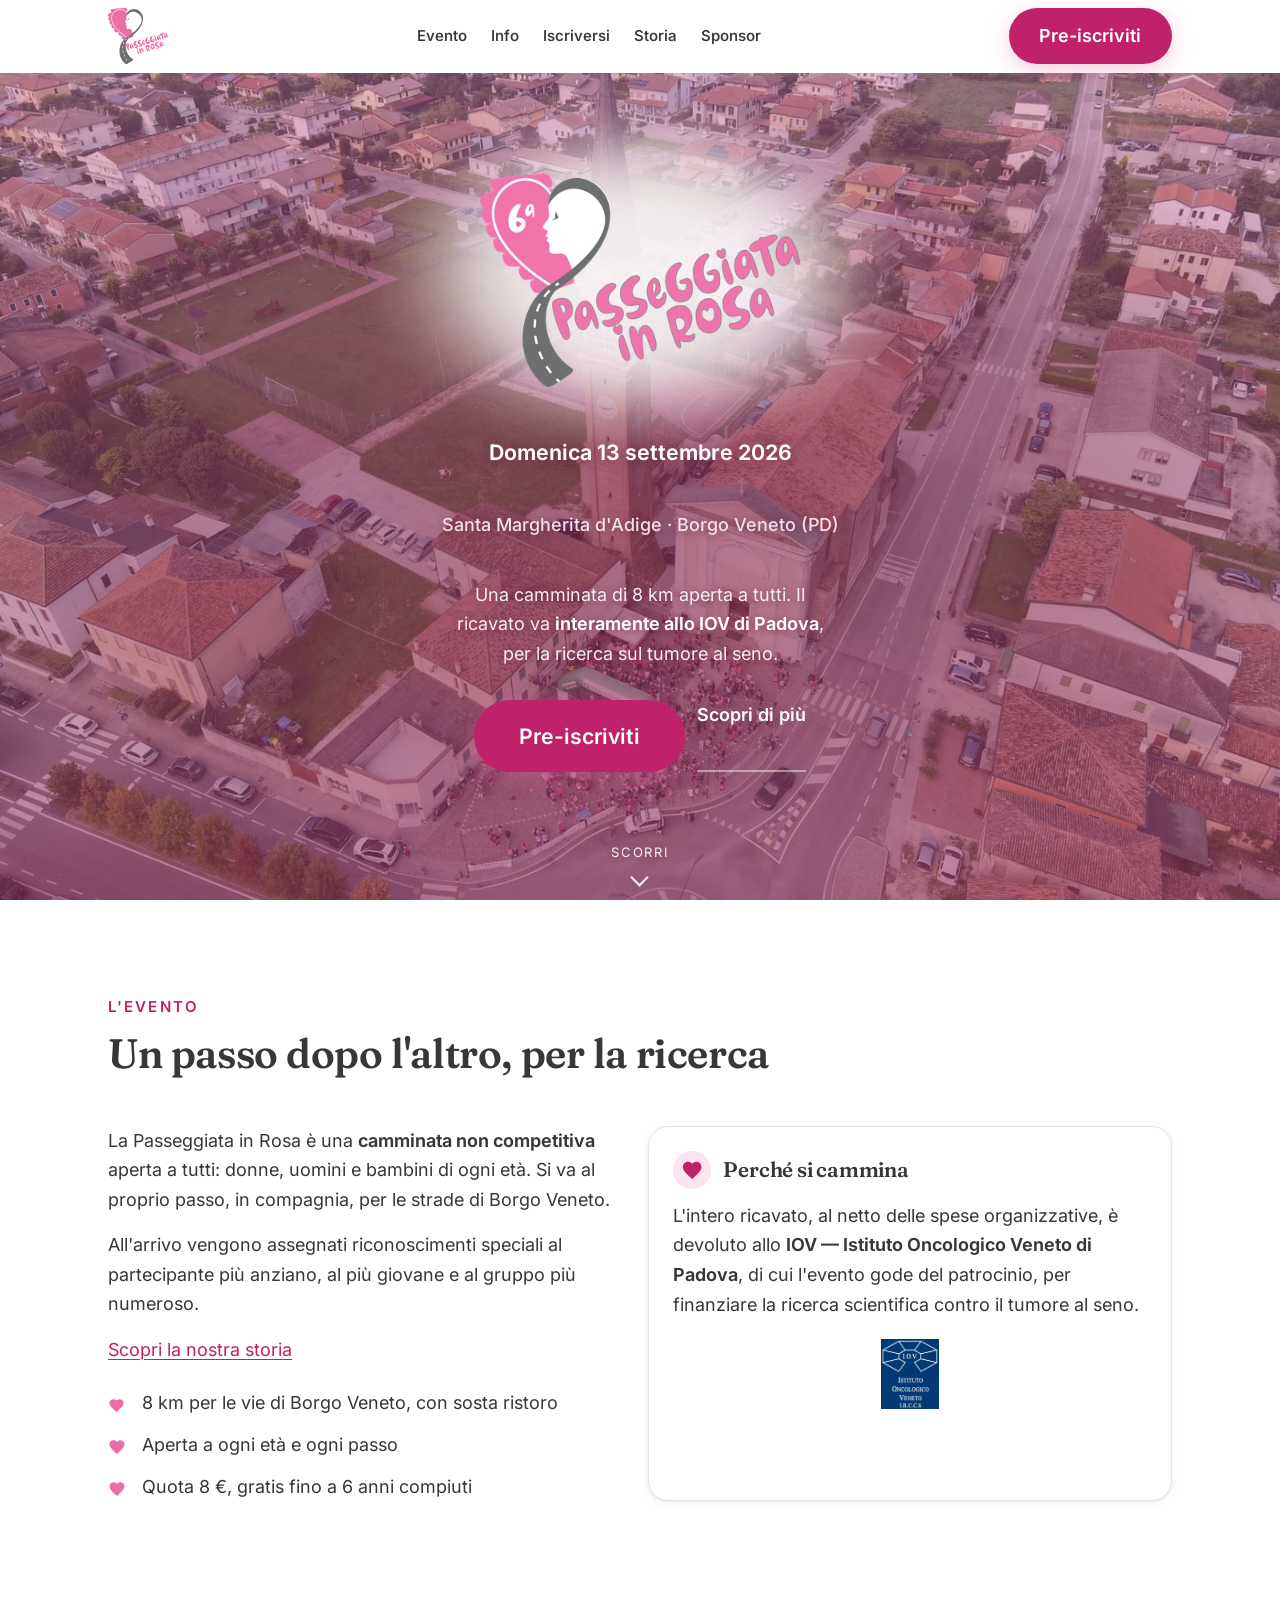
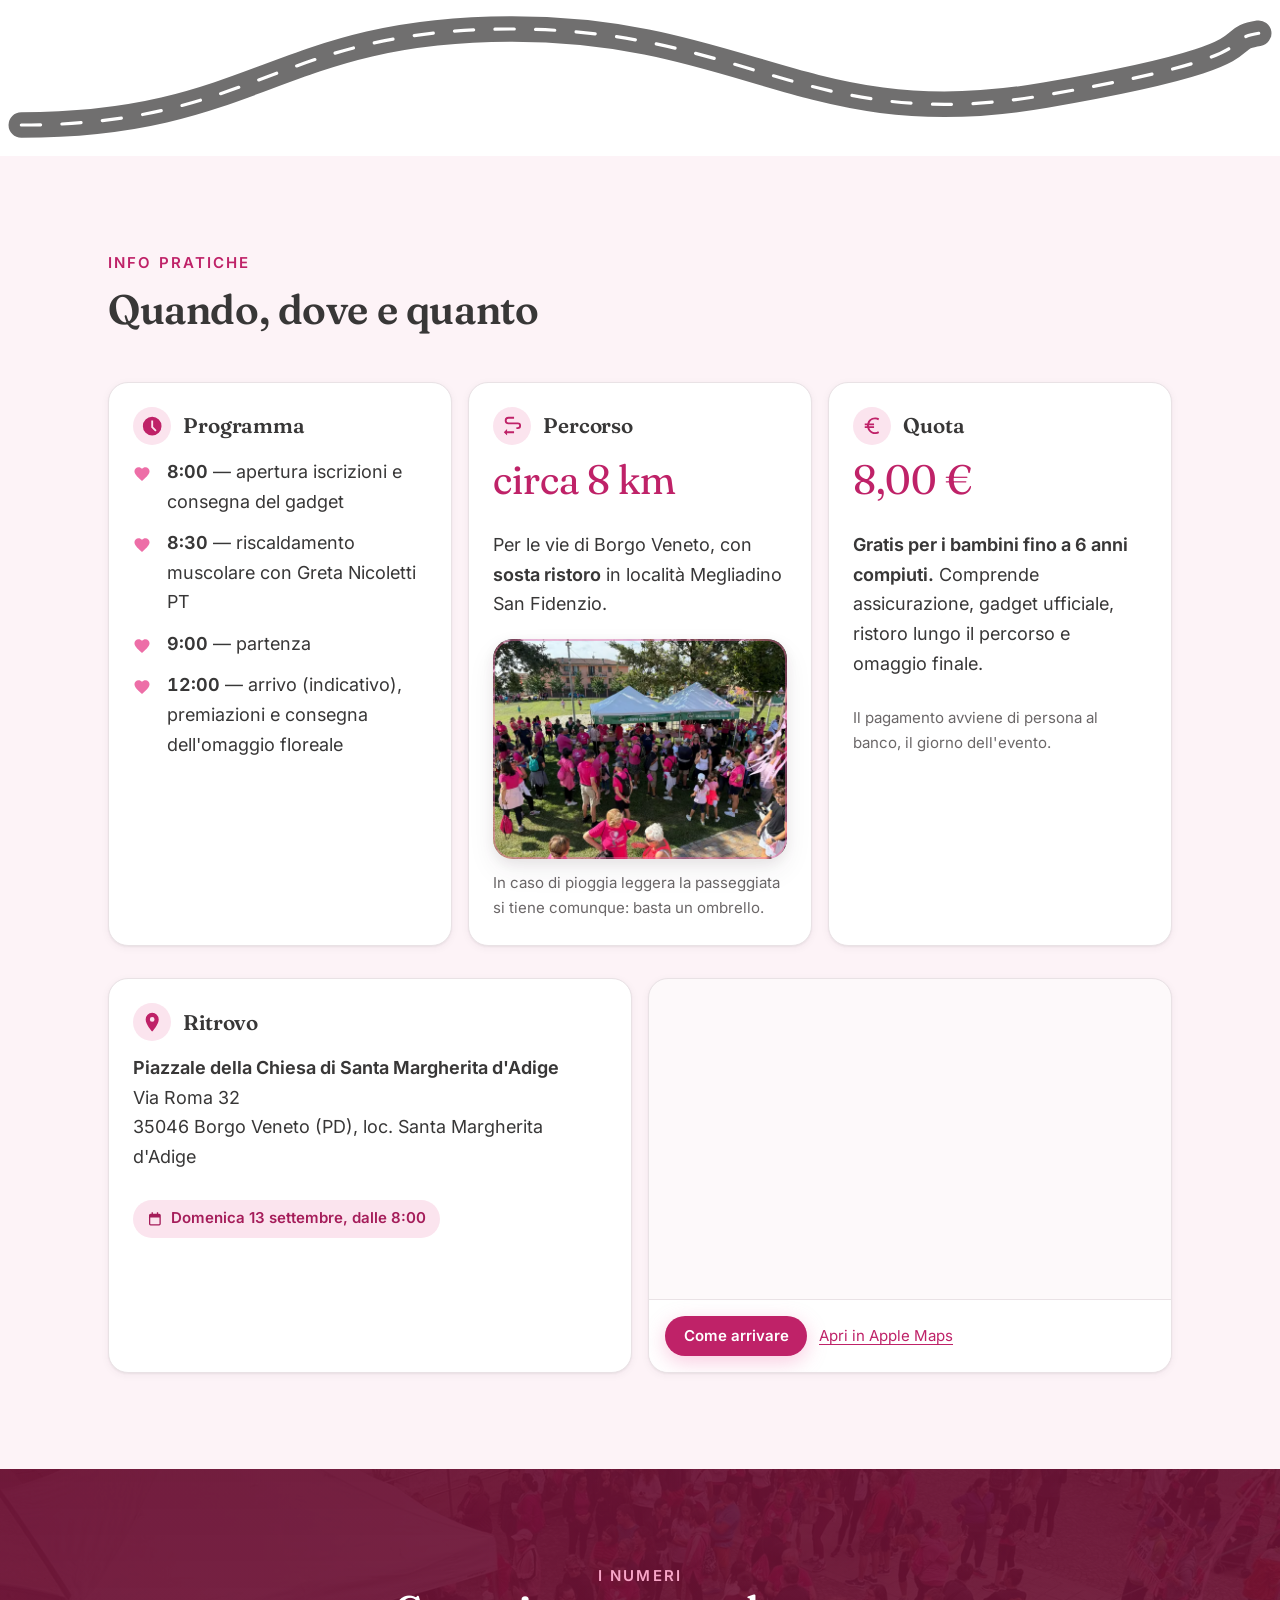
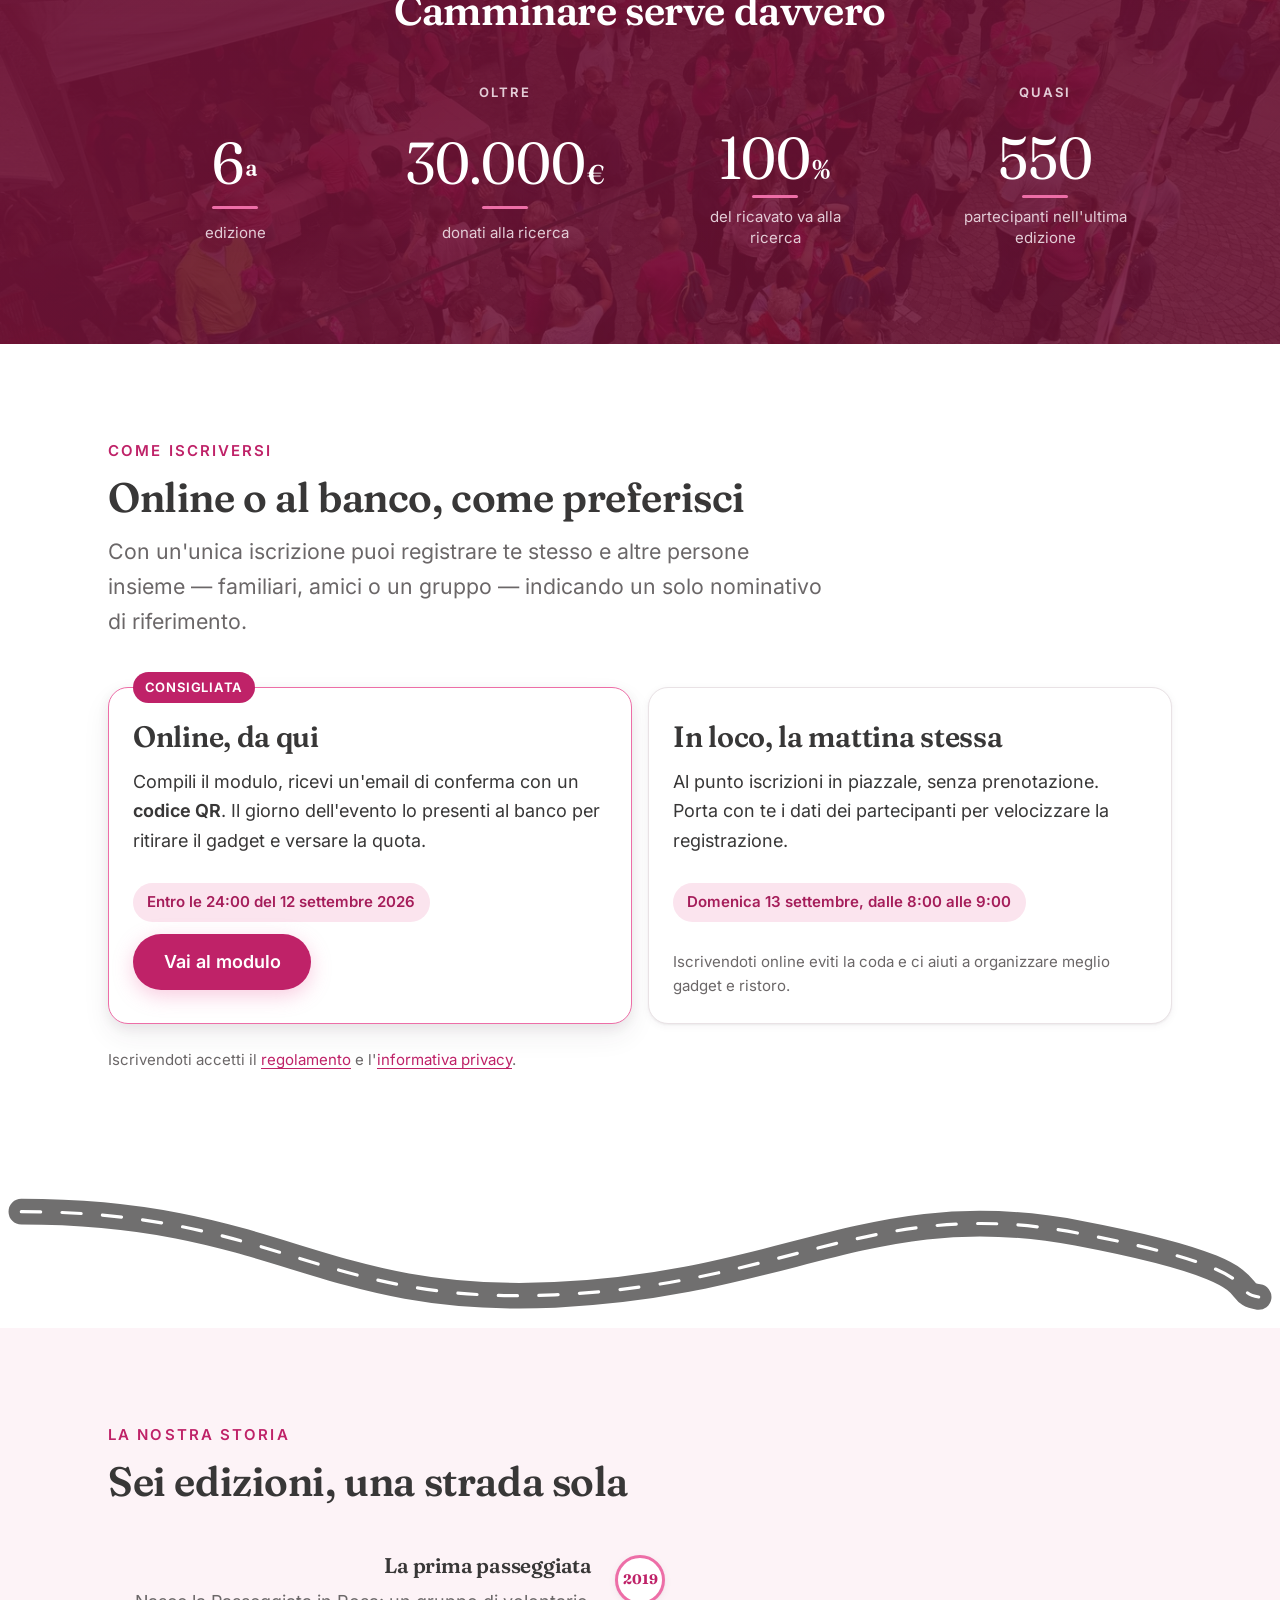
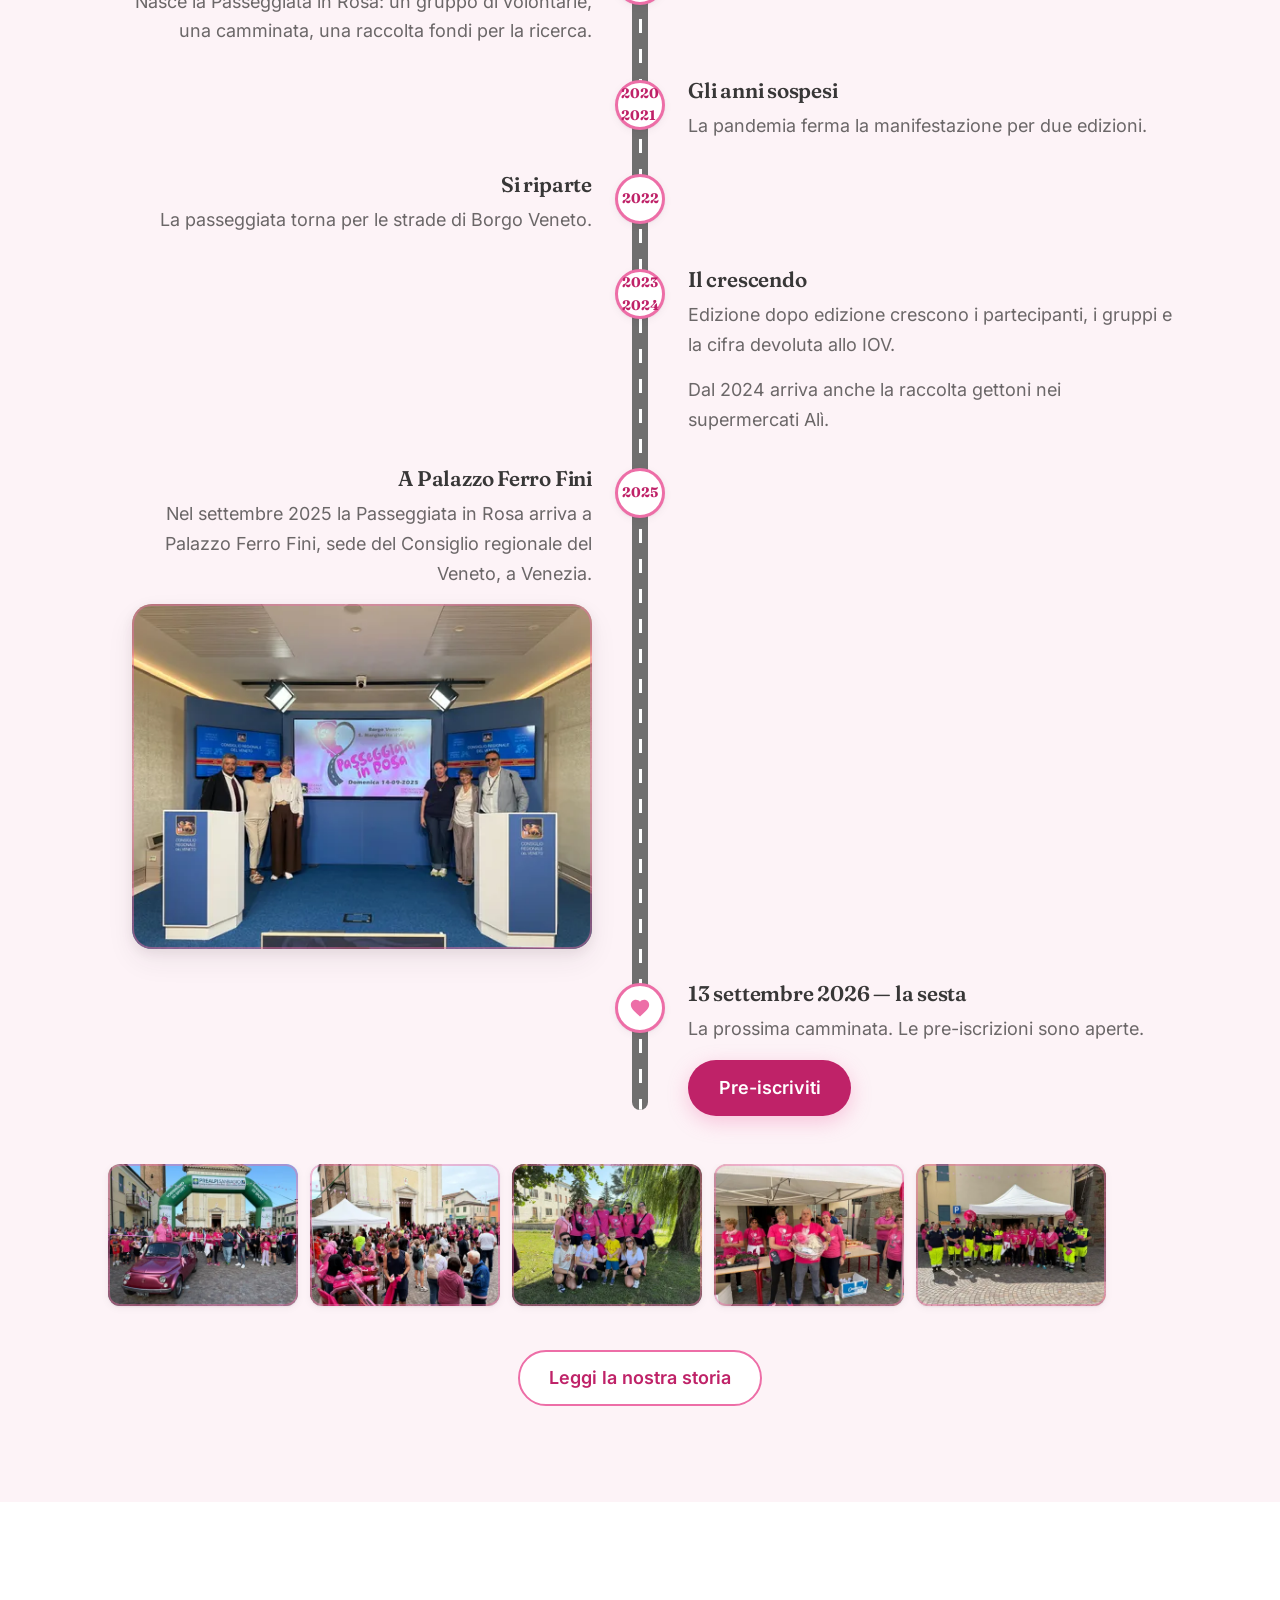
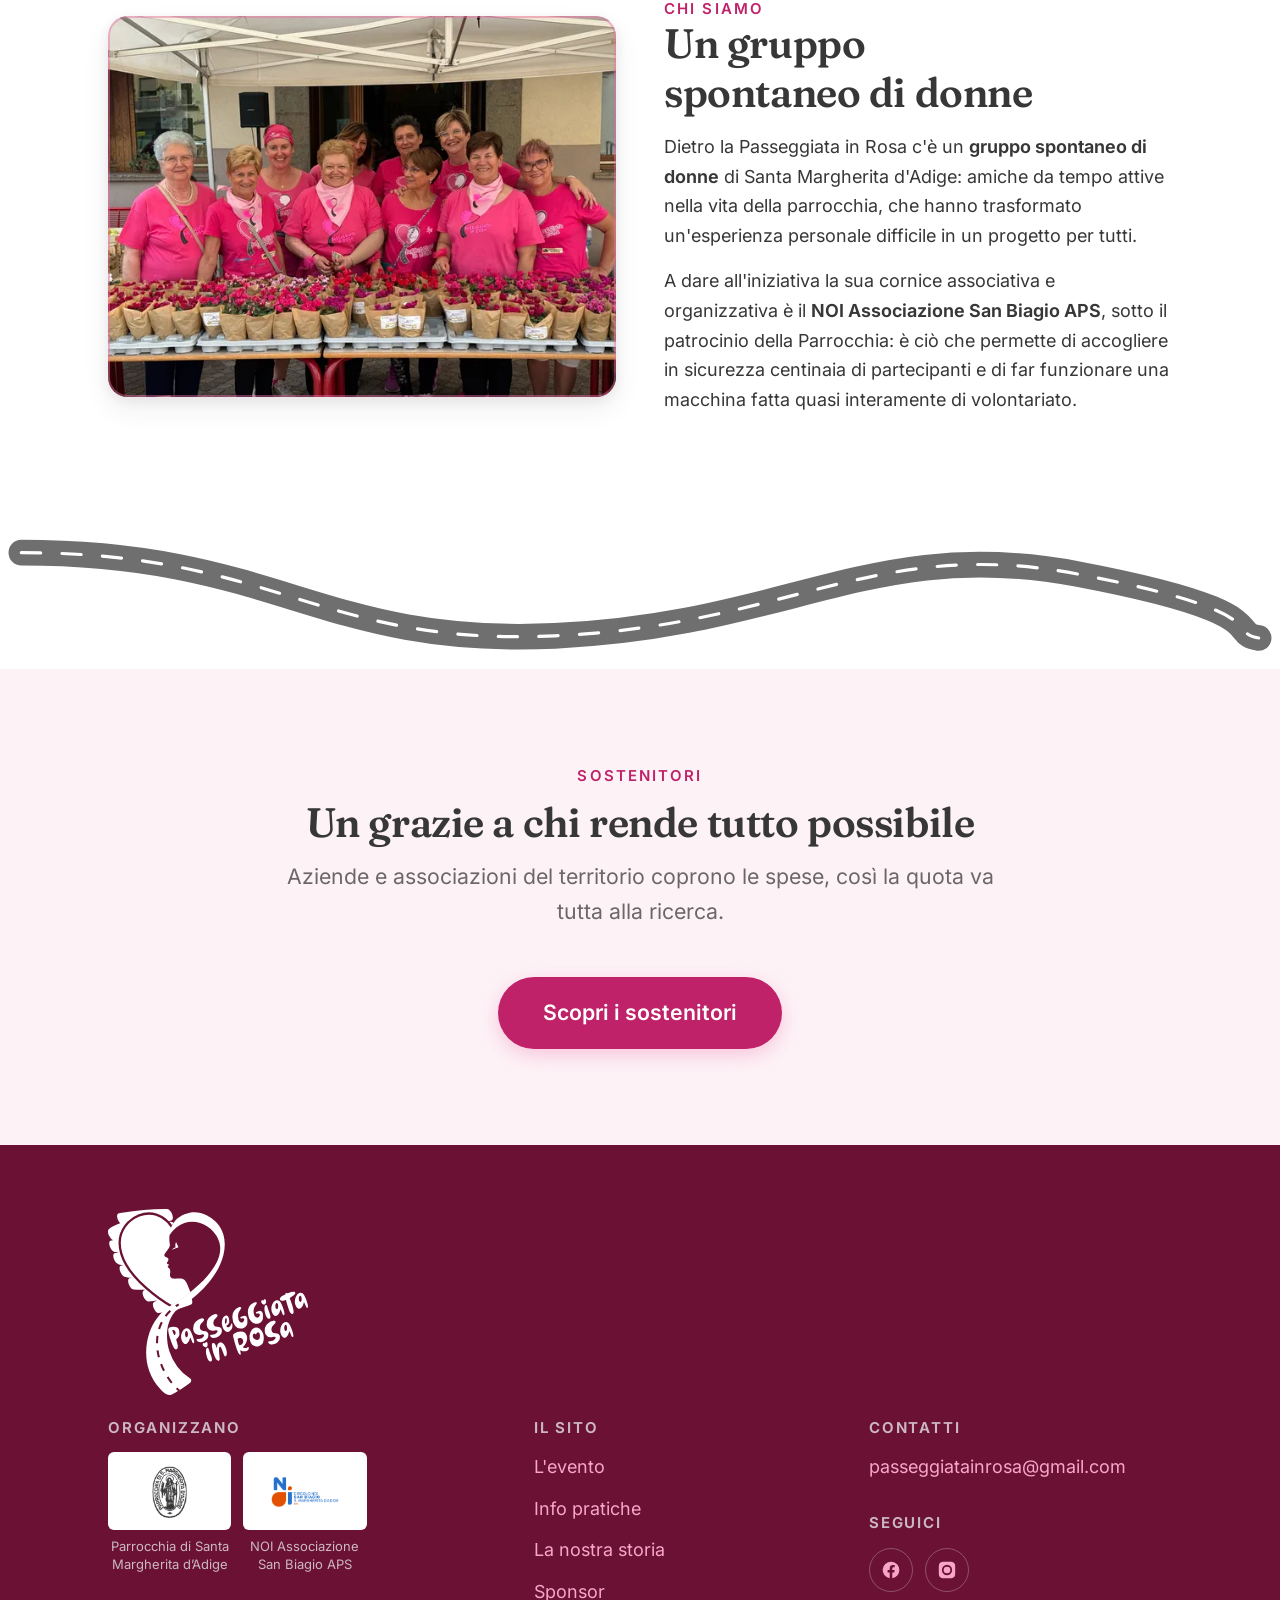
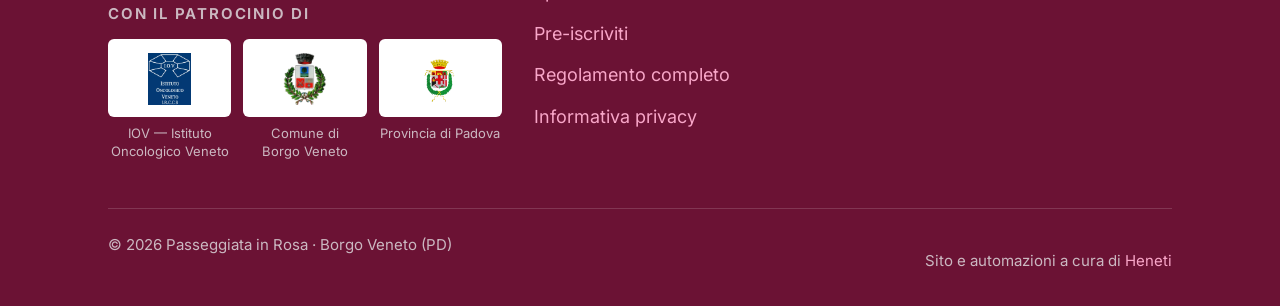
<file: index.html>
<!DOCTYPE html>
<html lang="it">
<head>
<meta charset="utf-8">
<meta name="viewport" content="width=device-width, initial-scale=1, viewport-fit=cover">
<title>Passeggiata in Rosa — Camminata benefica · 13 settembre 2026, Borgo Veneto</title>
<meta name="description" content="Camminata non competitiva di 8 km a Borgo Veneto (PD), domenica 13 settembre 2026. Il ricavato è interamente devoluto allo IOV di Padova per la ricerca sul tumore al seno. Quota 8 €, gratis fino a 6 anni compiuti.">


<link rel="canonical" href="https://passeggiatainrosa.it/">

<link rel="icon" href="/favicon.ico" sizes="32x32">
<link rel="icon" type="image/svg+xml" href="/assets/img/favicon.svg">
<link rel="icon" type="image/png" sizes="32x32" href="/assets/img/favicon-32.png">
<link rel="icon" type="image/png" sizes="16x16" href="/assets/img/favicon-16.png">
<link rel="apple-touch-icon" href="/assets/img/apple-touch-icon.png">
<meta name="theme-color" content="#6b1234">

<meta property="og:type" content="website">
<meta property="og:locale" content="it_IT">
<meta property="og:title" content="Passeggiata in Rosa — Camminata benefica · 13 settembre 2026">
<meta property="og:description" content="Camminata non competitiva a Borgo Veneto. Il ricavato va allo IOV di Padova per la ricerca sul tumore al seno.">
<meta property="og:url" content="https://passeggiatainrosa.it/">
<meta property="og:image" content="https://passeggiatainrosa.it/assets/img/og-image.jpg">
<meta name="twitter:card" content="summary_large_image">
<meta name="twitter:title" content="Passeggiata in Rosa — Camminata benefica · 13 settembre 2026">

<!-- Dati strutturati. Il primo dice a Google come si chiama il sito, cosi'
     nei risultati compare "Passeggiata in Rosa" al posto del dominio nudo;
     il secondo descrive l'evento. Stanno solo qui, sulla homepage: ripetuti
     su ogni pagina direbbero a Google che ci sono sei eventi diversi.
     I valori ricalcano quelli scritti nella pagina (ritrovo, orari, quota):
     se cambiano li', vanno cambiati anche qui. -->
<script type="application/ld+json">
{
  "@context": "https://schema.org",
  "@type": "WebSite",
  "name": "Passeggiata in Rosa",
  "url": "https://passeggiatainrosa.it/"
}
</script>

<script type="application/ld+json">
{
  "@context": "https://schema.org",
  "@type": "Event",
  "name": "6ª Passeggiata in Rosa",
  "description": "Camminata non competitiva di 8 km a Borgo Veneto (PD). Il ricavato è interamente devoluto allo IOV di Padova per la ricerca sul tumore al seno.",
  "startDate": "2026-09-13T09:00:00+02:00",
  "endDate": "2026-09-13T12:00:00+02:00",
  "eventStatus": "https://schema.org/EventScheduled",
  "eventAttendanceMode": "https://schema.org/OfflineEventAttendanceMode",
  "location": {
    "@type": "Place",
    "name": "Piazzale della Chiesa di Santa Margherita d'Adige",
    "address": {
      "@type": "PostalAddress",
      "streetAddress": "Via Roma 32",
      "addressLocality": "Borgo Veneto",
      "postalCode": "35046",
      "addressRegion": "PD",
      "addressCountry": "IT"
    }
  },
  "image": "https://passeggiatainrosa.it/assets/img/og-image.jpg",
  "organizer": {
    "@type": "Organization",
    "name": "NOI Associazione San Biagio APS",
    "url": "https://passeggiatainrosa.it/"
  },
  "offers": {
    "@type": "Offer",
    "price": "8",
    "priceCurrency": "EUR",
    "availability": "https://schema.org/InStock",
    "url": "https://passeggiatainrosa.it/iscrizione",
    "validThrough": "2026-09-12T23:59:00+02:00"
  }
}
</script>

<link rel="preload" as="font" type="font/woff2" href="/assets/fonts/inter-latin-variable.woff2" crossorigin>
<link rel="preload" as="image" fetchpriority="high"
      imagesrcset="/assets/foto/foto-hero-640.webp 640w, /assets/foto/foto-hero-1000.webp 1000w, /assets/foto/foto-hero-1400.webp 1400w, /assets/foto/foto-hero-2000.webp 2000w"
      imagesizes="100vw">
<link rel="preload" as="image" fetchpriority="high"
      imagesrcset="/assets/img/logo-6a-edizione-400.webp 400w, /assets/img/logo-6a-edizione-640.webp 640w, /assets/img/logo-6a-edizione-900.webp 900w, /assets/img/logo-6a-edizione-1300.webp 1300w, /assets/img/logo-6a-edizione-1800.webp 1800w"
      imagesizes="(min-width: 640px) 320px, 62vw">
<link rel="stylesheet" href="/assets/css/base.css">
<link rel="stylesheet" href="/assets/css/site.css">
</head>
<body>

<a class="salta-al-contenuto" href="#contenuto">Salta al contenuto</a>

<!-- Sprite delle icone: definito una volta, riusato con <use>. -->
<svg width="0" height="0" style="position:absolute" aria-hidden="true" focusable="false">
  <symbol id="i-cuore" viewBox="0 0 24 24"><path d="M12 21.35l-1.45-1.32C5.4 15.36 2 12.28 2 8.5 2 5.42 4.42 3 7.5 3c1.74 0 3.41.81 4.5 2.09C13.09 3.81 14.76 3 16.5 3 19.58 3 22 5.42 22 8.5c0 3.78-3.4 6.86-8.55 11.54L12 21.35z"/></symbol>
  <symbol id="i-calendario" viewBox="0 0 24 24"><path d="M7 2v2H5.5A2.5 2.5 0 0 0 3 6.5v13A2.5 2.5 0 0 0 5.5 22h13a2.5 2.5 0 0 0 2.5-2.5v-13A2.5 2.5 0 0 0 18.5 4H17V2h-2v2H9V2H7zm-2 8h14v9.5a.5.5 0 0 1-.5.5h-13a.5.5 0 0 1-.5-.5V10z"/></symbol>
  <symbol id="i-pin" viewBox="0 0 24 24"><path d="M12 2a7 7 0 0 0-7 7c0 5.25 7 13 7 13s7-7.75 7-13a7 7 0 0 0-7-7zm0 9.5A2.5 2.5 0 1 1 12 6.5a2.5 2.5 0 0 1 0 5z"/></symbol>
  <symbol id="i-percorso" viewBox="0 0 24 24"><path d="M18 15h-1.5v-2H18a1.5 1.5 0 0 0 0-3H8a4 4 0 0 1 0-8h6v2H8a2 2 0 0 0 0 4h10a3.5 3.5 0 0 1 0 7zM6.5 22 3 18.5 6.5 15v2.5H14v2H6.5V22z"/></symbol>
  <symbol id="i-euro" viewBox="0 0 24 24"><path d="M15 18.5A6.5 6.5 0 0 1 8.9 14H14v-2H8.52a6.6 6.6 0 0 1 0-1H14V9H8.9A6.5 6.5 0 0 1 15 4.5c1.3 0 2.5.38 3.5 1.04l1-1.73A8.5 8.5 0 0 0 6.8 9H4v2h2.5a8.6 8.6 0 0 0 0 1H4v2h2.8a8.5 8.5 0 0 0 12.7 5.19l-1-1.73A6.44 6.44 0 0 1 15 18.5z"/></symbol>
  <symbol id="i-orologio" viewBox="0 0 24 24"><path d="M12 2a10 10 0 1 0 0 20 10 10 0 0 0 0-20zm1 10.59 3.7 3.7-1.41 1.42L11 13.41V6h2v6.59z"/></symbol>
  <symbol id="i-facebook" viewBox="0 0 24 24"><path d="M22 12a10 10 0 1 0-11.56 9.88v-6.99H7.9V12h2.54V9.8c0-2.5 1.49-3.89 3.77-3.89 1.1 0 2.24.2 2.24.2v2.46h-1.26c-1.24 0-1.63.77-1.63 1.56V12h2.78l-.45 2.89h-2.33v6.99A10 10 0 0 0 22 12z"/></symbol>
  <symbol id="i-instagram" viewBox="0 0 24 24"><path d="M12 2.16c3.2 0 3.58.01 4.85.07 1.17.05 1.8.25 2.23.41.56.22.96.48 1.38.9.42.42.68.82.9 1.38.16.42.36 1.06.41 2.23.06 1.26.07 1.64.07 4.85s-.01 3.58-.07 4.85c-.05 1.17-.25 1.8-.41 2.23-.22.56-.48.96-.9 1.38-.42.42-.82.68-1.38.9-.42.16-1.06.36-2.23.41-1.26.06-1.64.07-4.85.07s-3.58-.01-4.85-.07c-1.17-.05-1.8-.25-2.23-.41a3.8 3.8 0 0 1-1.38-.9 3.8 3.8 0 0 1-.9-1.38c-.16-.42-.36-1.06-.41-2.23C2.17 15.58 2.16 15.2 2.16 12s.01-3.58.07-4.85c.05-1.17.25-1.8.41-2.23.22-.56.48-.96.9-1.38.42-.42.82-.68 1.38-.9.42-.16 1.06-.36 2.23-.41C8.42 2.17 8.8 2.16 12 2.16zm0 3.68a6.16 6.16 0 1 0 0 12.32 6.16 6.16 0 0 0 0-12.32zm0 10.16a4 4 0 1 1 0-8 4 4 0 0 1 0 8zm7.84-10.4a1.44 1.44 0 1 1-2.88 0 1.44 1.44 0 0 1 2.88 0z"/></symbol>
</svg>

<header class="intestazione">
  <div class="contenitore">
    <a class="intestazione__logo" href="#" aria-label="Passeggiata in Rosa — inizio pagina">
      <img src="/assets/img/logo-passeggiata-rosa.svg" alt="Passeggiata in Rosa" width="92" height="85">
    </a>

    <nav class="navigazione" aria-label="Sezioni della pagina">
      <ul>
        <li><a href="#evento">Evento</a></li>
        <li><a href="#info">Info</a></li>
        <li><a href="#iscriversi">Iscriversi</a></li>
        <li><a href="#storia">Storia</a></li>
        <li><a href="/sponsor.html">Sponsor</a></li>
      </ul>
    </nav>


    <button class="menu-bottone" type="button" aria-expanded="false" aria-controls="menu-mobile" aria-label="Apri il menu">
      <span></span><span></span><span></span>
    </button>

    <div class="intestazione__azione">
      <a class="btn btn--primario" href="/iscrizione.html">Pre-iscriviti</a>
    </div>
  </div>
</header>

<main id="contenuto">

  <!-- ==================== HERO ==================== -->
  <section class="hero">
    <!-- Il titolo vive dentro il logo disegnato a mano: qui serve solo ai
         motori di ricerca e ai lettori di schermo. -->
    <h1 class="sr-only">6ª Passeggiata in Rosa — domenica 13 settembre 2026, Santa Margherita d'Adige, Borgo Veneto</h1>

    <div class="hero__foto">
      <picture>
        <source type="image/webp"
                srcset="/assets/foto/foto-hero-640.webp 640w,
                        /assets/foto/foto-hero-1000.webp 1000w,
                        /assets/foto/foto-hero-1400.webp 1400w,
                        /assets/foto/foto-hero-2000.webp 2000w"
                sizes="100vw">
        <img src="/assets/foto/foto-hero-1400.jpg" alt="" width="2000" height="1500" fetchpriority="high" decoding="async">
      </picture>
    </div>
    <div class="hero__velo"></div>

    <div class="contenitore hero__contenuto">

      <div class="hero__marchio">
        <picture>
          <source type="image/webp"
                  srcset="/assets/img/logo-6a-edizione-400.webp 400w,
                          /assets/img/logo-6a-edizione-640.webp 640w,
                          /assets/img/logo-6a-edizione-900.webp 900w,
                          /assets/img/logo-6a-edizione-1300.webp 1300w,
                          /assets/img/logo-6a-edizione-1800.webp 1800w"
                  sizes="(min-width: 640px) 320px, 62vw">
          <img src="/assets/img/logo-6a-edizione.png"
               alt="6ª Passeggiata in Rosa" width="900" height="598" fetchpriority="high">
        </picture>
      </div>

      <p class="hero__riga">Domenica 13 settembre 2026</p>

      <p class="hero__luogo">Santa Margherita d'Adige · Borgo Veneto (PD)</p>

      <p class="hero__causa">
        Una camminata di 8 km aperta a tutti. Il ricavato va
        <strong>interamente allo IOV di Padova</strong>, per la ricerca sul
        tumore al seno.
      </p>

      <div class="hero__azioni">
        <a class="btn btn--primario btn--grande" href="/iscrizione.html">Pre-iscriviti</a>
        <a class="hero__scopri" href="#evento">Scopri di più</a>
      </div>
    </div>

    <a class="hero__scorri" href="#evento" aria-label="Scorri alla sezione successiva">
      <span>Scorri</span>
      <i></i>
    </a>
  </section>

  <!-- ==================== L'EVENTO ==================== -->
  <section class="sezione" id="evento">
    <div class="contenitore">
      <div class="sezione__intestazione" data-rivela="0">
        <p class="occhiello">L'evento</p>
        <h2>Un passo dopo l&#39;altro, per la ricerca</h2>
      </div>

      <div class="griglia griglia--2">
        <div data-rivela="1">
          <p>
            La Passeggiata in Rosa è una <strong>camminata non competitiva</strong>
            aperta a tutti: donne, uomini e bambini di ogni età. Si va al
            proprio passo, in compagnia, per le strade di Borgo Veneto.
          </p>
          <p>
            All'arrivo vengono assegnati riconoscimenti speciali al partecipante
            più anziano, al più giovane e al gruppo più numeroso.
          </p>
          <p>
            <a href="/storia.html">Scopri la nostra storia</a>
          </p>

          <ul class="elenco-cuori" style="margin-top:var(--sp-5)">
            <li>8 km per le vie di Borgo Veneto, con sosta ristoro</li>
            <li>Aperta a ogni età e ogni passo</li>
            <li>Quota 8 €, gratis fino a 6 anni compiuti</li>
          </ul>
        </div>

        <div class="scheda-info" data-rivela="2">
          <h3>
            <svg class="scheda-info__icona" width="38" height="38" fill="currentColor" aria-hidden="true"><use href="#i-cuore"/></svg>
            Perché si cammina
          </h3>
          <p>
            L'intero ricavato, al netto delle spese organizzative, è devoluto
            allo <strong>IOV — Istituto Oncologico Veneto di Padova</strong>,
            di cui l'evento gode del patrocinio, per finanziare la ricerca
            scientifica contro il tumore al seno.
          </p>

          <span class="marchio-iov">
            <picture>
              <source type="image/webp" srcset="/assets/loghi/logo-iov-irccs.webp">
              <img src="/assets/loghi/logo-iov-irccs.jpg" alt="IOV — Istituto Oncologico Veneto" loading="lazy">
            </picture>
          </span>
        </div>
      </div>
    </div>
  </section>

  <div class="divisorio-strada" aria-hidden="true">
    <svg class="strada-curva" viewBox="0 0 1200 150" width="1200" height="150" fill="none">
      <path class="strada-curva__asfalto" d="M20 120 C 240 120, 260 30, 480 30 S 760 130, 980 92 S 1140 40, 1180 34"/>
      <path class="strada-curva__linea" d="M20 120 C 240 120, 260 30, 480 30 S 760 130, 980 92 S 1140 40, 1180 34"/>
    </svg>
  </div>

  <!-- ==================== INFO PRATICHE ==================== -->
  <section class="sezione sezione--velo" id="info">
    <div class="contenitore">
      <div class="sezione__intestazione" data-rivela="0">
        <p class="occhiello">Info pratiche</p>
        <h2>Quando, dove e quanto</h2>
      </div>

      <div class="griglia griglia--3" style="margin-bottom:var(--sp-6)">

        <div class="scheda-info" data-rivela="1">
          <h3><svg class="scheda-info__icona" width="38" height="38" fill="currentColor" aria-hidden="true"><use href="#i-orologio"/></svg> Programma</h3>
          <ul class="elenco-cuori">
            <li><span class="orario">8:00</span> — apertura iscrizioni e consegna del gadget</li>
            <li><span class="orario">8:30</span> — riscaldamento muscolare con Greta Nicoletti PT</li>
            <li><span class="orario">9:00</span> — partenza</li>
            <li><span class="orario">12:00</span> — arrivo (indicativo), premiazioni e consegna dell'omaggio floreale</li>
          </ul>
        </div>

        <div class="scheda-info" data-rivela="2">
          <h3><svg class="scheda-info__icona" width="38" height="38" fill="currentColor" aria-hidden="true"><use href="#i-percorso"/></svg> Percorso</h3>
          <p class="dato-grande">circa 8 km</p>
          <p>
            Per le vie di Borgo Veneto, con <strong>sosta ristoro</strong> in
            località Megliadino San Fidenzio.
          </p>
          <div class="foto foto--larga" style="margin-top:var(--sp-2)">
            <picture>
              <source type="image/webp" srcset="/assets/foto/ristoro-600.webp 600w, /assets/foto/ristoro-1200.webp 1200w" sizes="(min-width:900px) 360px, 90vw">
              <img src="/assets/foto/ristoro-1200.jpg" alt="Il ristoro lungo il percorso della Passeggiata in Rosa" width="1200" height="900" loading="lazy" decoding="async">
            </picture>
          </div>
          <p class="piccolo tenue">
            In caso di pioggia leggera la passeggiata si tiene comunque:
            basta un ombrello.
          </p>
        </div>

        <div class="scheda-info" data-rivela="3">
          <h3><svg class="scheda-info__icona" width="38" height="38" fill="currentColor" aria-hidden="true"><use href="#i-euro"/></svg> Quota</h3>
          <p class="dato-grande">8,00 €</p>
          <p>
            <strong>Gratis per i bambini fino a 6 anni compiuti.</strong>
            Comprende assicurazione, gadget ufficiale, ristoro lungo il
            percorso e omaggio finale.
          </p>
          <p class="piccolo tenue">
            Il pagamento avviene di persona al banco, il giorno dell'evento.
          </p>
        </div>
      </div>

      <div class="griglia griglia--2">
        <div class="scheda-info" data-rivela="1">
          <h3><svg class="scheda-info__icona" width="38" height="38" fill="currentColor" aria-hidden="true"><use href="#i-pin"/></svg> Ritrovo</h3>
          <p>
            <strong>Piazzale della Chiesa di Santa Margherita d'Adige</strong><br>
            Via Roma 32<br>
            35046 Borgo Veneto (PD), loc. Santa Margherita d'Adige
          </p>
          <p>
            <span class="scadenza">
              <svg width="18" height="18" fill="currentColor" aria-hidden="true"><use href="#i-calendario"/></svg>
              Domenica 13 settembre, dalle 8:00
            </span>
          </p>
        </div>

        <div class="mappa" data-rivela="2">
          <iframe
            title="Mappa del punto di ritrovo: piazzale della Chiesa di Santa Margherita d'Adige"
            loading="lazy"
            referrerpolicy="no-referrer-when-downgrade"
            src="https://www.openstreetmap.org/export/embed.html?bbox=11.5486%2C45.2114%2C11.5636%2C45.2194&amp;layer=mapnik&amp;marker=45.21540%2C11.55603"></iframe>
          <div class="mappa__azioni">
            <a class="btn btn--primario btn--piccolo"
               href="https://www.google.com/maps/dir/?api=1&amp;destination=45.21540%2C11.55603"
               target="_blank" rel="noopener">Come arrivare</a>
            <a class="piccolo" href="https://maps.apple.com/?daddr=45.21540,11.55603"
               target="_blank" rel="noopener">Apri in Apple Maps</a>
          </div>
        </div>
      </div>
    </div>
  </section>

  <!-- ==================== BANDA NUMERI ==================== -->
  <section class="numeri">
    <div class="numeri__foto">
      <picture>
        <source type="image/webp" srcset="/assets/foto/gente_iscrizioni-768.webp 768w, /assets/foto/gente_iscrizioni-1400.webp 1400w, /assets/foto/gente_iscrizioni-2048.webp 2048w" sizes="100vw">
        <img src="/assets/foto/gente_iscrizioni-2048.jpg" alt="" width="2048" height="1536" loading="lazy" decoding="async">
      </picture>
    </div>
    <div class="numeri__velo"></div>

    <div class="contenitore">
      <div data-rivela="0">
        <p class="occhiello">I numeri</p>
        <h2>Camminare serve davvero</h2>
      </div>

      <div class="griglia-numeri">
        <div class="numero" data-rivela="1">
          <p class="numero__pre" aria-hidden="true">&nbsp;</p>
          <p class="numero__cifra"><span data-conta="6">6</span><small>ª</small></p>
          <span class="numero__filo"></span>
          <p class="numero__voce">edizione</p>
        </div>

        <div class="numero" data-rivela="2">
          <p class="numero__pre">oltre</p>
          <p class="numero__cifra"><span data-conta="30000">30.000</span><small>€</small></p>
          <span class="numero__filo"></span>
          <p class="numero__voce">donati alla ricerca</p>
        </div>

        <div class="numero" data-rivela="3">
          <p class="numero__pre" aria-hidden="true">&nbsp;</p>
          <p class="numero__cifra"><span data-conta="100">100</span><small>%</small></p>
          <span class="numero__filo"></span>
          <p class="numero__voce">del ricavato va alla ricerca</p>
        </div>

        <div class="numero" data-rivela="4">
          <p class="numero__pre">quasi</p>
          <p class="numero__cifra"><span data-conta="550">550</span></p>
          <span class="numero__filo"></span>
          <p class="numero__voce">partecipanti nell'ultima edizione</p>
        </div>
      </div>
    </div>
  </section>

  <!-- ==================== COME ISCRIVERSI ==================== -->
  <section class="sezione" id="iscriversi">
    <div class="contenitore">
      <div class="sezione__intestazione" data-rivela="0">
        <p class="occhiello">Come iscriversi</p>
        <h2>Online o al banco, come preferisci</h2>
        <p class="sommario">
          Con un'unica iscrizione puoi registrare te stesso e altre persone
          insieme — familiari, amici o un gruppo — indicando un solo
          nominativo di riferimento.
        </p>
      </div>

      <div class="griglia griglia--2" style="margin-top:var(--sp-6)">

        <div class="via via--consigliata" data-rivela="1">
          <span class="via__targa">Consigliata</span>
          <h3>Online, da qui</h3>
          <p>
            Compili il modulo, ricevi un'email di conferma con un
            <strong>codice QR</strong>. Il giorno dell'evento lo presenti al
            banco per ritirare il gadget e versare la quota.
          </p>
          <p><span class="scadenza">Entro le 24:00 del 12 settembre 2026</span></p>
          <div>
            <a class="btn btn--primario" href="/iscrizione.html">Vai al modulo</a>
          </div>
        </div>

        <div class="via" data-rivela="2">
          <h3>In loco, la mattina stessa</h3>
          <p>
            Al punto iscrizioni in piazzale, senza prenotazione. Porta con te
            i dati dei partecipanti per velocizzare la registrazione.
          </p>
          <p><span class="scadenza">Domenica 13 settembre, dalle 8:00 alle 9:00</span></p>
          <p class="piccolo tenue">
            Iscrivendoti online eviti la coda e ci aiuti a organizzare meglio
            gadget e ristoro.
          </p>
        </div>
      </div>

      <p class="piccolo tenue" style="margin-top:var(--sp-5)">
        Iscrivendoti accetti il <a href="/regolamento.html">regolamento</a> e
        l'<a href="/privacy.html">informativa privacy</a>.
      </p>
    </div>
  </section>

  <div class="divisorio-strada" aria-hidden="true">
    <svg class="strada-curva" viewBox="0 0 1200 150" width="1200" height="150" fill="none">
      <path class="strada-curva__asfalto" d="M20 40 C 260 40, 300 128, 520 118 S 820 24, 1010 60 S 1150 116, 1180 120"/>
      <path class="strada-curva__linea" d="M20 40 C 260 40, 300 128, 520 118 S 820 24, 1010 60 S 1150 116, 1180 120"/>
    </svg>
  </div>

  <!-- ==================== LA NOSTRA STORIA ==================== -->
  <section class="sezione sezione--velo" id="storia">
    <div class="contenitore">
      <div class="sezione__intestazione" data-rivela="0">
        <p class="occhiello">La nostra storia</p>
        <h2>Sei edizioni, una strada sola</h2>
      </div>

      <!-- TESTI PROVVISORI: contenuti/CHI-SIAMO.md non esiste ancora nel
           repo. Qui ci sono solo le tappe indicate dagli organizzatori,
           senza dettagli inventati. Da sostituire appena arriva il testo. -->
      <div class="storia">

        <div class="tappa" data-rivela="1">
          <span class="tappa__bollo">2019</span>
          <h3>La prima passeggiata</h3>
          <p>Nasce la Passeggiata in Rosa: un gruppo di volontarie, una camminata, una raccolta fondi per la ricerca.</p>
        </div>

        <div class="tappa" data-rivela="2">
          <span class="tappa__bollo">2020<br>2021</span>
          <h3>Gli anni sospesi</h3>
          <p>La pandemia ferma la manifestazione per due edizioni.</p>
        </div>

        <div class="tappa" data-rivela="3">
          <span class="tappa__bollo">2022</span>
          <h3>Si riparte</h3>
          <p>La passeggiata torna per le strade di Borgo Veneto.</p>
        </div>

        <div class="tappa" data-rivela="4">
          <span class="tappa__bollo">2023<br>2024</span>
          <h3>Il crescendo</h3>
          <p>Edizione dopo edizione crescono i partecipanti, i gruppi e la cifra devoluta allo IOV.</p>
          <p>Dal 2024 arriva anche la raccolta gettoni nei supermercati Alì.</p>
        </div>

        <div class="tappa" data-rivela="5">
          <span class="tappa__bollo">2025</span>
          <h3>A Palazzo Ferro Fini</h3>
          <p>Nel settembre 2025 la Passeggiata in Rosa arriva a Palazzo Ferro Fini, sede del Consiglio regionale del Veneto, a Venezia.</p>
          <div class="foto foto--larga">
            <picture>
              <source type="image/webp" srcset="/assets/foto/palazzo_ferro_fini-500.webp 500w, /assets/foto/palazzo_ferro_fini-1000.webp 1000w" sizes="(min-width:780px) 440px, 90vw">
              <img src="/assets/foto/palazzo_ferro_fini-1000.jpg" alt="La Passeggiata in Rosa a Palazzo Ferro Fini, settembre 2025" width="1000" height="750" loading="lazy" decoding="async">
            </picture>
          </div>
        </div>

        <div class="tappa" data-rivela="6">
          <span class="tappa__bollo"><svg width="22" height="22" fill="currentColor" aria-hidden="true"><use href="#i-cuore"/></svg></span>
          <h3>13 settembre 2026 — la sesta</h3>
          <p>La prossima camminata. Le pre-iscrizioni sono aperte.</p>
          <div style="margin-top:var(--sp-4)">
            <a class="btn btn--primario" href="/iscrizione.html">Pre-iscriviti</a>
          </div>
        </div>

      </div>

      <div class="nastro" style="margin-top:var(--sp-7)">
        <a class="nastro__voce" href="/assets/foto/foto_1-1400.jpg" data-lente data-nome="Passeggiata in Rosa, edizioni passate">
          <picture>
            <source type="image/webp" srcset="/assets/foto/foto_1-400.webp">
            <img src="/assets/foto/foto_1-400.jpg" alt="Passeggiata in Rosa, edizioni passate" width="400" height="300" loading="lazy" decoding="async">
          </picture>
        </a>
        <a class="nastro__voce" href="/assets/foto/foto_2-1400.jpg" data-lente data-nome="Passeggiata in Rosa, edizioni passate">
          <picture>
            <source type="image/webp" srcset="/assets/foto/foto_2-400.webp">
            <img src="/assets/foto/foto_2-400.jpg" alt="Passeggiata in Rosa, edizioni passate" width="400" height="300" loading="lazy" decoding="async">
          </picture>
        </a>
        <a class="nastro__voce" href="/assets/foto/foto_5-1400.jpg" data-lente data-nome="Passeggiata in Rosa, edizioni passate">
          <picture>
            <source type="image/webp" srcset="/assets/foto/foto_5-400.webp">
            <img src="/assets/foto/foto_5-400.jpg" alt="Passeggiata in Rosa, edizioni passate" width="400" height="300" loading="lazy" decoding="async">
          </picture>
        </a>
        <a class="nastro__voce" href="/assets/foto/foto_6-1400.jpg" data-lente data-nome="Passeggiata in Rosa, edizioni passate">
          <picture>
            <source type="image/webp" srcset="/assets/foto/foto_6-400.webp">
            <img src="/assets/foto/foto_6-400.jpg" alt="Passeggiata in Rosa, edizioni passate" width="400" height="300" loading="lazy" decoding="async">
          </picture>
        </a>
        <a class="nastro__voce" href="/assets/foto/foto_4-1400.jpg" data-lente data-nome="Passeggiata in Rosa, edizioni passate">
          <picture>
            <source type="image/webp" srcset="/assets/foto/foto_4-400.webp">
            <img src="/assets/foto/foto_4-400.jpg" alt="Passeggiata in Rosa, edizioni passate" width="400" height="300" loading="lazy" decoding="async">
          </picture>
        </a>
      </div>

      <div style="display:flex;justify-content:center;margin-top:var(--sp-6)">
        <a class="btn btn--secondario" href="/storia.html">Leggi la nostra storia</a>
      </div>
    </div>
  </section>

  <!-- ==================== CHI SIAMO ==================== -->
  <section class="sezione" id="chi-siamo">
    <div class="contenitore">
      <div class="griglia griglia--2" style="align-items:center;gap:var(--sp-7)">

        <div class="foto foto--larga" data-rivela="1">
          <picture>
            <source type="image/webp" srcset="/assets/foto/organizzatrici-600.webp 600w, /assets/foto/organizzatrici-1100.webp 1100w" sizes="(min-width:640px) 520px, 90vw">
            <img src="/assets/foto/organizzatrici-1100.jpg" alt="Le organizzatrici della Passeggiata in Rosa" width="1100" height="825" loading="lazy" decoding="async">
          </picture>
        </div>

        <div data-rivela="2">
          <p class="occhiello">Chi siamo</p>
          <h2 style="margin-bottom:var(--sp-4)">Un gruppo spontaneo di donne</h2>
          <p>
            Dietro la Passeggiata in Rosa c'è un <strong>gruppo spontaneo di
            donne</strong> di Santa Margherita d'Adige: amiche da tempo attive
            nella vita della parrocchia, che hanno trasformato un'esperienza
            personale difficile in un progetto per tutti.
          </p>
          <p>
            A dare all'iniziativa la sua cornice associativa e organizzativa è il
            <strong>NOI Associazione San Biagio APS</strong>, sotto il patrocinio della
            Parrocchia: è ciò che permette di accogliere in sicurezza centinaia
            di partecipanti e di far funzionare una macchina fatta quasi
            interamente di volontariato.
          </p>
        </div>
      </div>
    </div>
  </section>


  <div class="divisorio-strada" aria-hidden="true">
    <svg class="strada-curva" viewBox="0 0 1200 150" width="1200" height="150" fill="none">
      <path class="strada-curva__asfalto" d="M20 40 C 260 40, 300 128, 520 118 S 820 24, 1010 60 S 1150 116, 1180 120"/>
      <path class="strada-curva__linea" d="M20 40 C 260 40, 300 128, 520 118 S 820 24, 1010 60 S 1150 116, 1180 120"/>
    </svg>
  </div>

  <!-- ==================== SOSTENITORI ==================== -->
  <section class="sezione sezione--velo sezione--centrata" id="sostenitori">
    <div class="contenitore" style="text-align:center">
      <div class="sezione__intestazione" data-rivela="0">
        <p class="occhiello">Sostenitori</p>
        <h2>Un grazie a chi rende tutto possibile</h2>
        <p class="sommario">
          Aziende e associazioni del territorio coprono le spese, così la quota
          va tutta alla ricerca.
        </p>
      </div>
      <div data-rivela="1">
        <a class="btn btn--primario btn--grande" href="/sponsor.html">Scopri i sostenitori</a>
      </div>
    </div>
  </section>

</main>

<!-- ==================== PIEDE ==================== -->
<footer class="piede su-scuro">
  <div class="contenitore">

    <img class="piede__logo" src="/assets/img/logo-passeggiata-rosa-bianco.svg"
         alt="Passeggiata in Rosa" width="200" height="186" loading="lazy">

    <div class="piede__griglia">

      <div>
        <h3>Organizzano</h3>
        <div class="loghi-istituzionali" style="margin-bottom:var(--sp-6)">
          <div class="marchio-ist">
            <span class="marchio-ist__piastrella">
              <picture>
                <source type="image/webp" srcset="/assets/loghi/parrocchia-santa-margherita.webp">
                <img src="/assets/loghi/parrocchia-santa-margherita.png" alt="Parrocchia di Santa Margherita d'Adige" loading="lazy">
              </picture>
            </span>
            <span class="marchio-ist__nome">Parrocchia di Santa Margherita d&rsquo;Adige</span>
          </div>
          <div class="marchio-ist">
            <span class="marchio-ist__piastrella">
              <picture>
                <source type="image/webp" srcset="/assets/loghi/noi-san-biagio.webp">
                <img src="/assets/loghi/noi-san-biagio.png" alt="NOI Associazione San Biagio APS" loading="lazy">
              </picture>
            </span>
            <span class="marchio-ist__nome">NOI Associazione San Biagio APS</span>
          </div>
        </div>

        <h3>Con il patrocinio di</h3>
        <div class="loghi-istituzionali">
          <div class="marchio-ist">
            <span class="marchio-ist__piastrella">
              <picture>
                <source type="image/webp" srcset="/assets/loghi/logo-iov-irccs.webp">
                <img src="/assets/loghi/logo-iov-irccs.jpg" alt="IOV — Istituto Oncologico Veneto" loading="lazy">
              </picture>
            </span>
            <span class="marchio-ist__nome">IOV &mdash; Istituto Oncologico Veneto</span>
          </div>
          <div class="marchio-ist">
            <span class="marchio-ist__piastrella">
              <picture>
                <source type="image/webp" srcset="/assets/loghi/comune-borgo-veneto.webp">
                <img src="/assets/loghi/comune-borgo-veneto.png" alt="Comune di Borgo Veneto" loading="lazy">
              </picture>
            </span>
            <span class="marchio-ist__nome">Comune di Borgo Veneto</span>
          </div>
          <div class="marchio-ist">
            <span class="marchio-ist__piastrella">
              <picture>
                <source type="image/webp" srcset="/assets/loghi/provincia-di-padova.webp">
                <img src="/assets/loghi/provincia-di-padova.png" alt="Provincia di Padova" loading="lazy">
              </picture>
            </span>
            <span class="marchio-ist__nome">Provincia di Padova</span>
          </div>
        </div>
      </div>

      <div>
        <h3>Il sito</h3>
        <ul>
          <li><a href="#evento">L'evento</a></li>
          <li><a href="#info">Info pratiche</a></li>
          <li><a href="#storia">La nostra storia</a></li>
          <li><a href="/sponsor.html">Sponsor</a></li>
          <li><a href="/iscrizione.html">Pre-iscriviti</a></li>
          <li><a href="/regolamento.html">Regolamento completo</a></li>
          <li><a href="/privacy.html">Informativa privacy</a></li>
        </ul>
      </div>

      <div>
        <h3>Contatti</h3>
        <ul>
          <li><a href="mailto:passeggiatainrosa@gmail.com">passeggiatainrosa@gmail.com</a></li>
        </ul>

        <h3 style="margin-top:var(--sp-6)">Seguici</h3>
        <div class="social">
          <a href="https://www.facebook.com/passeggiatainrosa/" target="_blank" rel="noopener" aria-label="Passeggiata in Rosa su Facebook">
            <svg width="20" height="20" fill="currentColor" aria-hidden="true"><use href="#i-facebook"/></svg>
          </a>
          <a href="https://www.instagram.com/passeggiata.in.rosa/" target="_blank" rel="noopener" aria-label="Passeggiata in Rosa su Instagram">
            <svg width="20" height="20" fill="currentColor" aria-hidden="true"><use href="#i-instagram"/></svg>
          </a>
        </div>
      </div>
    </div>

    <div class="piede__firma">
      <p>© 2026 Passeggiata in Rosa · Borgo Veneto (PD)</p>
      <p>Sito e automazioni a cura di <a href="https://heneti.it" target="_blank" rel="noopener">Heneti</a></p>
    </div>
  </div>
</footer>

<!-- Barra sempre a portata di pollice: e' la ragione per cui questa pagina esiste. -->
<div class="barra-pollice">
  <a class="btn btn--primario" href="/iscrizione.html">Pre-iscriviti</a>
  <span class="barra-pollice__nota">Online entro il 12 settembre · 8 € a persona</span>
</div>

<!-- Navigazione mobile: overlay a tutta pagina, voci grandi e ben distanziate.
     Vive in menu.js ed e costruito su <dialog>, come la lightbox. -->
<dialog class="menu" id="menu-mobile" aria-label="Menu di navigazione">
  <div class="menu__testata">
    <img src="/assets/img/logo-passeggiata-rosa.svg" alt="Passeggiata in Rosa" width="48" height="45">
    <button class="menu__chiudi" type="button" aria-label="Chiudi il menu">&times;</button>
  </div>

  <nav aria-label="Sezioni del sito">
    <ul class="menu__voci">
        <li><a href="#evento">Evento</a></li>
        <li><a href="#info">Info pratiche</a></li>
        <li><a href="#iscriversi">Come iscriversi</a></li>
        <li><a href="#storia">La nostra storia</a></li>
        <li><a href="/sponsor.html">Sponsor</a></li>
    </ul>
  </nav>

  <div class="menu__piede">
    <a class="btn btn--primario btn--grande" href="/iscrizione.html">Pre-iscriviti</a>
    <p>Online entro il 12 settembre &middot; 8 &euro; a persona</p>
  </div>
</dialog>


<!-- Lightbox: apre le miniature del nastro. -->
<dialog class="lente" aria-label="Immagine ingrandita">
  <figure class="lente__telaio">
    <button class="lente__chiudi" type="button" aria-label="Chiudi">&times;</button>
    <img class="lente__img" alt="">
    <figcaption class="lente__didascalia" hidden></figcaption>
  </figure>
</dialog>

<script src="/assets/js/sito.js" defer></script>
<script src="/assets/js/menu.js" defer></script>
<script src="/assets/js/lente.js" defer></script>
</body>
</html>
</file>
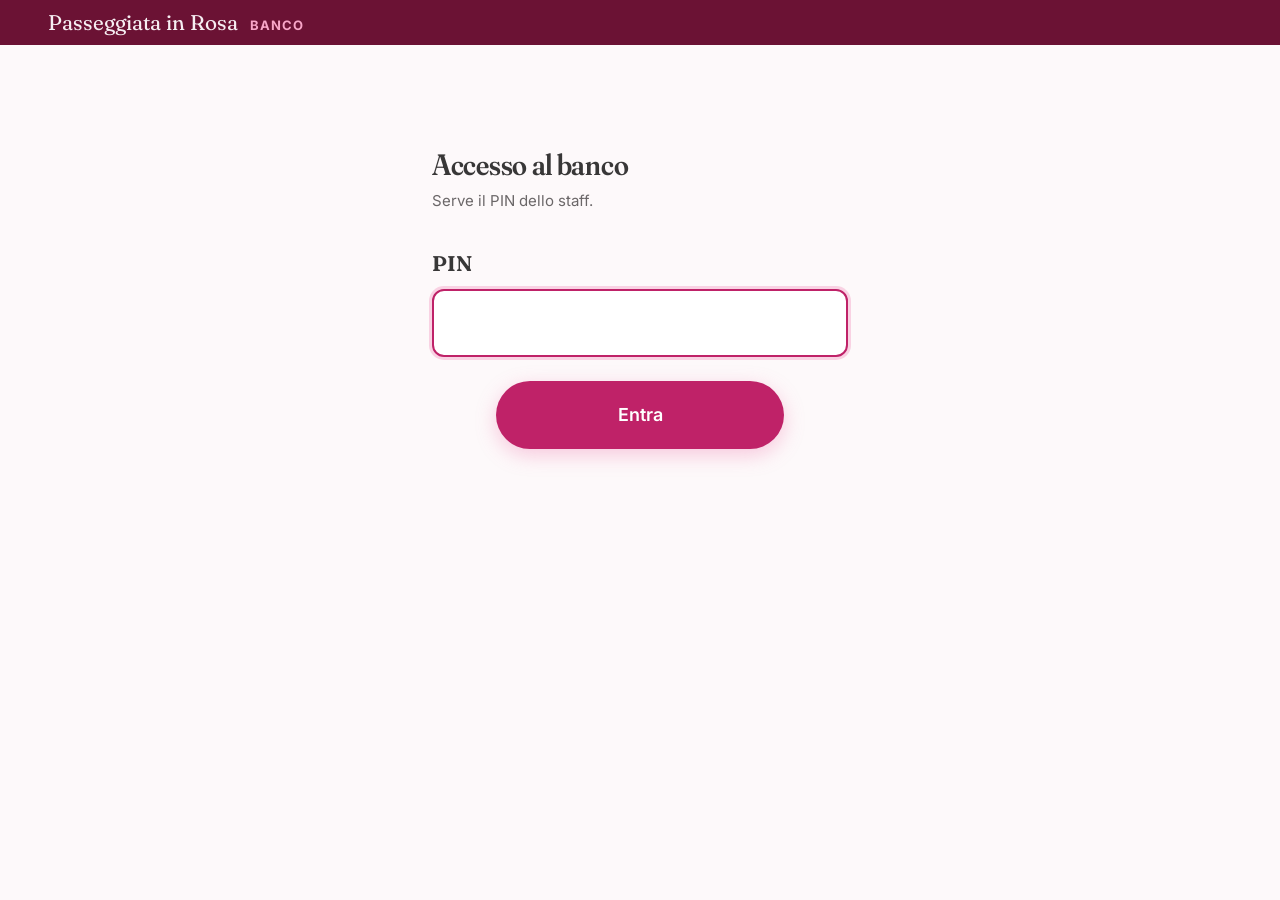
<file: cassa-staff.html>
<!DOCTYPE html>
<html lang="it">
<head>
<meta charset="utf-8">
<meta name="viewport" content="width=device-width, initial-scale=1, viewport-fit=cover">
<title>Banco — Passeggiata in Rosa</title>

<!-- Pagina di servizio: non e' contenuto pubblico, non va indicizzata e non
     e' collegata da nessun menu. La sicurezza vera resta il token lato
     server: questo evita solo che finisca nei risultati di ricerca. -->
<meta name="robots" content="noindex,nofollow">
<meta name="referrer" content="no-referrer">

<link rel="icon" href="/favicon.ico" sizes="32x32">
<link rel="icon" type="image/svg+xml" href="/assets/img/favicon.svg">
<meta name="theme-color" content="#6b1234">

<link rel="preload" as="font" type="font/woff2" href="/assets/fonts/inter-latin-variable.woff2" crossorigin>
<link rel="stylesheet" href="/assets/css/base.css">
<link rel="stylesheet" href="/assets/css/form.css">
<link rel="stylesheet" href="/assets/css/cassa.css">
</head>
<body>

<div class="cassa">

  <header class="cassa__barra su-scuro">
    <p class="cassa__marchio">
      Passeggiata in Rosa <span class="cassa__ruolo">Banco</span>
    </p>
    <!-- Compare solo a sessione aperta: prima non c'e' niente da cui uscire. -->
    <button class="btn btn--fantasma btn--piccolo" type="button" id="esci" hidden>Esci</button>
  </header>

  <main class="cassa__corpo">

    <!-- ====================== ACCESSO ======================
         All'apertura si vede solo questo: nessun dato, nessuna ricerca. -->
    <section class="cassa__area cassa__accesso" id="accesso" aria-labelledby="accesso-titolo">
      <h1 class="cassa__titolo" id="accesso-titolo">Accesso al banco</h1>
      <p class="cassa__occhiello">Serve il PIN dello staff.</p>

      <form id="modulo-accesso" novalidate>
        <div class="campo">
          <label for="pin">PIN</label>
          <!-- inputmode="text": la passphrase e' alfanumerica, e col
               tastierino numerico da telefono le lettere non si digitano.
               autocapitalize="off" resta necessario: la maiuscola messa in
               automatico sulla prima lettera cambierebbe una passphrase che
               distingue maiuscole e minuscole. -->
          <input type="password" id="pin" inputmode="text" autocomplete="off"
                 autocapitalize="off" autocorrect="off" spellcheck="false" required autofocus>
        </div>

        <div class="avviso avviso--errore cassa__messaggio" id="accesso-avviso" role="alert" hidden>
          <p id="accesso-avviso-testo"></p>
        </div>

        <div class="invio">
          <button class="btn btn--primario btn--banco" type="submit" id="entra">Entra</button>
        </div>
      </form>
    </section>

    <!-- ====================== RICERCA ======================
         Tre modi di arrivare alla stessa scheda, in ordine di velocita':
         il QR (un gesto solo), il codice battuto a mano, il nome di chi non
         ricorda il codice. La scheda che si apre e' sempre la stessa. -->
    <section class="cassa__area" id="ricerca" aria-labelledby="ricerca-titolo" hidden>
      <h1 class="cassa__titolo" id="ricerca-titolo">Cerca una prenotazione</h1>
      <p class="cassa__occhiello">Inquadra il QR, oppure batti il codice o il nome.</p>

      <!-- La via piu' veloce sta in cima ed e' la piu' grande: al banco si
           guarda il primo bottone e si preme quello. -->
      <button class="btn btn--primario btn--scanner" type="button" id="apri-scanner">
        <span class="btn__icona" aria-hidden="true">📷</span>
        Scansiona QR
      </button>

      <!-- La fotocamera si accende solo qui dentro, e solo dopo il tocco sul
           bottone: Safari su iPhone non la concede senza un gesto, e una
           camera lasciata accesa in tasca e' un problema di suo. -->
      <div class="scanner" id="scanner" hidden>
        <div class="scanner__vista" id="scanner-vista"></div>
        <div class="scanner__barra">
          <p class="scanner__nota" id="scanner-nota">Inquadra il QR della prenotazione.</p>
          <button class="btn btn--fantasma btn--piccolo" type="button" id="chiudi-scanner">
            Chiudi
          </button>
        </div>
      </div>

      <div class="avviso avviso--attenzione cassa__messaggio" id="scanner-avviso" role="alert" hidden>
        <p id="scanner-avviso-testo"></p>
      </div>

      <form id="modulo-ricerca" novalidate>
        <div class="cassa__riga">
          <!-- "PR-" e' stampato accanto al campo, non dentro il valore: da
               telefono nessuno deve andare a cercare il trattino, e il
               cursore non puo' finire prima del prefisso. Se qualcuno
               incolla il codice intero il JS toglie il doppione. -->
          <div class="campo" style="margin-bottom:0">
            <label for="codice" class="sr-only">Codice prenotazione</label>
            <div class="codice-campo">
              <span class="codice-campo__prefisso" aria-hidden="true">PR-</span>
              <input type="text" id="codice" class="cassa__codice-input"
                     placeholder="XXXX" autocomplete="off" autocapitalize="characters"
                     spellcheck="false" maxlength="12">
            </div>
          </div>
          <button class="btn btn--primario btn--banco" type="submit" id="cerca">Cerca</button>
        </div>
      </form>

      <!-- Terza via: chi ha perso il codice ha sempre il proprio nome. -->
      <div class="per-nome">
        <label class="per-nome__etichetta" for="nome-q">oppure cerca per nome</label>
        <input type="text" id="nome-q" class="per-nome__campo"
               placeholder="Nome o cognome" autocomplete="off"
               autocapitalize="words" spellcheck="false">
        <p class="per-nome__stato" id="nome-stato" role="status" hidden></p>
        <!-- I risultati li costruisce il JS con cio' che risponde il server:
             qui non c'e' nessuna riga di esempio da lasciare in pagina. -->
        <div id="nome-risultati"></div>
      </div>

      <!-- Le due strade che non partono da un codice: chi arriva senza
           pre-iscrizione, e il conto di come sta andando la giornata. -->
      <div class="cassa__scorciatoia">
        <button class="btn btn--secondario btn--banco" type="button" id="apri-nuova">
          + Nuova iscrizione al banco
        </button>
        <span class="cassa__scorciatoia__nota">Per chi non si è pre-iscritto online.</span>
        <button class="btn btn--fantasma btn--banco cassa__scorciatoia__fine" type="button" id="apri-riepilogo">
          Riepilogo
        </button>
      </div>

      <div class="avviso avviso--attenzione cassa__messaggio" id="ricerca-avviso" role="alert" hidden>
        <p id="ricerca-avviso-testo"></p>
      </div>

      <!-- La scheda viene costruita dal JS solo con cio' che risponde il
           server: qui non ci sono valori di partenza da mostrare. -->
      <article class="scheda-p" id="scheda" hidden></article>

      <p class="cassa__nota-fase">
        Le modifiche alla lista restano una proposta: nel foglio finiscono
        solo quando premi Registra.
      </p>
    </section>

    <!-- ============== NUOVA ISCRIZIONE AL BANCO ==============
         Prende il posto della ricerca: al banco si fa una cosa per volta. -->
    <section class="cassa__area" id="nuova" aria-labelledby="nuova-titolo" hidden>
      <div class="cassa__testata-sezione">
        <div>
          <h1 class="cassa__titolo" id="nuova-titolo">Nuova iscrizione al banco</h1>
          <p class="cassa__occhiello">Per chi non ha una pre-iscrizione online.</p>
        </div>
        <button class="btn btn--fantasma btn--piccolo" type="button" id="nuova-annulla">
          Torna alla ricerca
        </button>
      </div>

      <form id="modulo-nuova" novalidate>
        <div class="scheda-p">

          <div class="scheda-p__sezione">
            <p class="scheda-p__etichetta">Riferimento</p>
            <div class="nuova__riferimento">
              <div class="campo">
                <label for="rif-nome">Nome <span aria-hidden="true">*</span></label>
                <input type="text" id="rif-nome" autocomplete="off" required>
              </div>
              <div class="campo">
                <label for="rif-cognome">Cognome</label>
                <input type="text" id="rif-cognome" autocomplete="off">
              </div>
              <div class="campo">
                <label for="rif-telefono">Telefono</label>
                <input type="tel" id="rif-telefono" inputmode="tel" autocomplete="off">
              </div>
              <!-- Gruppo a pillole, lo stesso componente del modulo pubblico
                   (Modulo.Gruppi): i chip li costruisce il JS quando arrivano
                   le squadre, e "Nessun gruppo" e' una scelta come le altre,
                   quindi si torna indietro premendola. -->
              <div class="nuova__gruppo">
                <p class="nuova__etichetta" id="et-gruppo">Gruppo</p>
                <div class="chips" id="chip-gruppi" role="radiogroup"
                     aria-labelledby="et-gruppo"></div>

                <div class="campo" id="campo-nuovo-gruppo" hidden>
                  <label for="nuovo-gruppo">Nome del nuovo gruppo</label>
                  <input type="text" id="nuovo-gruppo" maxlength="60" autocomplete="off">
                  <p class="campo__nota">
                    Chi si iscrive dopo potrà sceglierlo dall&rsquo;elenco.
                  </p>
                </div>
              </div>
            </div>
          </div>

          <!-- Elenco persone e controlli di incasso: li costruisce il JS,
               con gli stessi pezzi del check-in. -->
          <div id="nuova-persone"></div>
          <div id="nuova-conti"></div>
          <div id="nuova-incasso"></div>

        </div>
      </form>

      <p class="cassa__nota-fase">
        Nome e cognome delle persone sono facoltativi. Data di nascita e sesso
        anche, ma vanno insieme: se metti l&rsquo;una serve anche l&rsquo;altro.
      </p>
    </section>

    <!-- ====================== RIEPILOGO ======================
         Come sta andando la giornata, e i nomi da chiamare al microfono.
         Solo lettura: qui non si scrive niente nel foglio. Il corpo lo
         costruisce il JS con cio' che risponde gestRiepilogo, percio' in
         pagina non c'e' nessun numero di partenza da mostrare. -->
    <section class="cassa__area" id="riepilogo" aria-labelledby="riepilogo-titolo" hidden>
      <!-- Carta intestata: a schermo non si vede mai, esiste solo in stampa.
           Il logo e' lo stesso dell'intestazione del sito pubblico. -->
      <div class="riep__carta">
        <img class="riep__carta__logo" src="/assets/img/logo-passeggiata-rosa.svg"
             alt="Passeggiata in Rosa" width="92" height="85">
        <div>
          <p class="riep__carta__evento" id="stampa-evento"></p>
          <p class="riep__carta__quando" id="stampa-quando"></p>
          <p class="riep__carta__aggiornato" id="stampa-aggiornato"></p>
        </div>
      </div>

      <div class="cassa__testata-sezione">
        <div class="riep__intestazione">
          <h1 class="cassa__titolo" id="riepilogo-titolo">Riepilogo</h1>
          <p class="cassa__occhiello riep__evento" id="riepilogo-evento"></p>
        </div>
        <button class="btn btn--fantasma btn--piccolo" type="button" id="riepilogo-indietro">
          Torna alla ricerca
        </button>
      </div>

      <div class="riep__barra">
        <p class="riep__aggiornato" id="riepilogo-aggiornato"></p>
        <div class="riep__azioni">
          <button class="btn btn--secondario btn--piccolo" type="button" id="riepilogo-aggiorna">
            Aggiorna
          </button>
          <!-- Spenti finche' il riepilogo non e' caricato: non si esporta
               una pagina vuota. Li riaccende il JS quando i dati arrivano. -->
          <button class="btn btn--fantasma btn--piccolo" type="button"
                  id="riepilogo-stampa" disabled>
            Stampa / Salva PDF
          </button>
          <button class="btn btn--fantasma btn--piccolo" type="button"
                  id="riepilogo-excel" disabled>
            Excel
          </button>
        </div>
      </div>

      <div class="avviso avviso--errore cassa__messaggio" id="riepilogo-avviso" role="alert" hidden>
        <p id="riepilogo-avviso-testo"></p>
      </div>

      <div id="riepilogo-corpo" aria-live="polite"></div>

      <p class="riep__chiusura">
        Passeggiata in Rosa &mdash; a favore di IOV Istituto Oncologico Veneto
      </p>

      <p class="cassa__nota-fase">
        Sola lettura: questa pagina non scrive niente nel foglio.
      </p>
    </section>

  </main>
</div>

<script src="/assets/js/api.js"></script>
<!-- Di modulo.js qui servono solo le tre tendine della data di nascita, le
     stesse del modulo pubblico: stesso comportamento per le stesse persone. -->
<script src="/assets/js/modulo.js"></script>
<script src="/assets/js/cassa.js"></script>
</body>
</html>
</file>
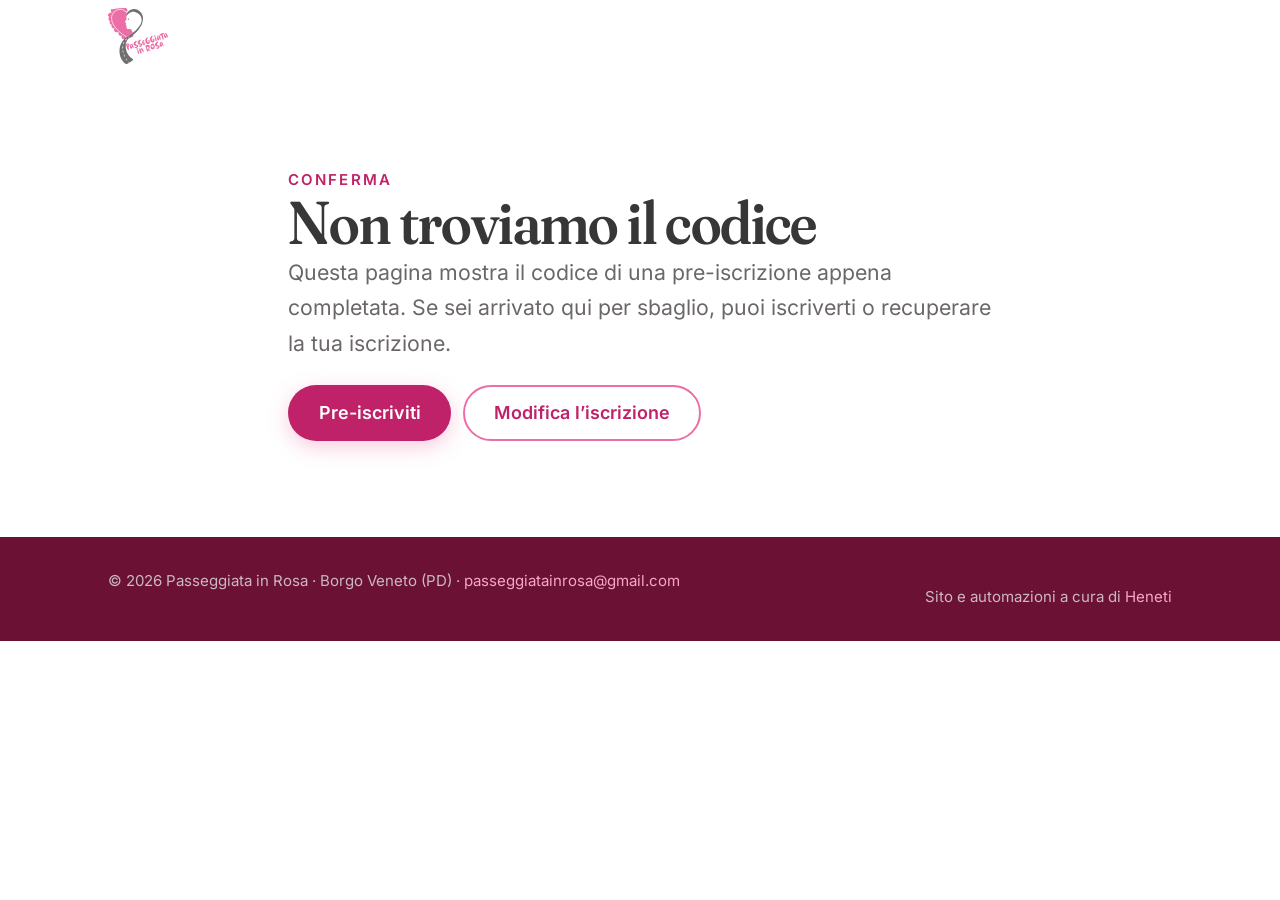
<file: conferma-modifica.html>
<!DOCTYPE html>
<html lang="it">
<head>
<meta charset="utf-8">
<meta name="viewport" content="width=device-width, initial-scale=1, viewport-fit=cover">
<title>Passeggiata in Rosa — Iscrizione aggiornata</title>
<meta name="robots" content="noindex, nofollow">
<link rel="icon" href="/favicon.ico" sizes="32x32">
<link rel="icon" type="image/svg+xml" href="/assets/img/favicon.svg">
<link rel="apple-touch-icon" href="/assets/img/apple-touch-icon.png">
<meta name="theme-color" content="#ed6ea7">
<link rel="preload" as="font" type="font/woff2" href="/assets/fonts/inter-latin-variable.woff2" crossorigin>
<link rel="stylesheet" href="/assets/css/base.css">
<link rel="stylesheet" href="/assets/css/site.css">
<link rel="stylesheet" href="/assets/css/form.css">
</head>
<body>

<a class="salta-al-contenuto" href="#contenuto">Salta al contenuto</a>

<svg width="0" height="0" style="position:absolute" aria-hidden="true" focusable="false">
  <symbol id="i-cuore" viewBox="0 0 24 24"><path d="M12 21.35l-1.45-1.32C5.4 15.36 2 12.28 2 8.5 2 5.42 4.42 3 7.5 3c1.74 0 3.41.81 4.5 2.09C13.09 3.81 14.76 3 16.5 3 19.58 3 22 5.42 22 8.5c0 3.78-3.4 6.86-8.55 11.54L12 21.35z"/></symbol>
</svg>

<header class="intestazione stampa-no">
  <div class="contenitore">
    <a class="intestazione__logo" href="/" aria-label="Passeggiata in Rosa — home">
      <img src="/assets/img/logo-passeggiata-rosa.svg" alt="Passeggiata in Rosa" width="92" height="85">
    </a>
  </div>
</header>

<main id="contenuto" class="sezione">
  <div class="contenitore">
    <div class="modulo">

      <div class="conferma" id="conferma">
        <svg class="cuore" viewBox="0 0 24 24" width="52" height="52" fill="currentColor"
             style="color:var(--rosa)" aria-hidden="true"><use href="#i-cuore"/></svg>

        <div>
          <p class="occhiello">Iscrizione aggiornata</p>
          <h1>Modifiche salvate</h1>
        </div>

        <p class="sommario" style="text-align:center">
          Il codice resta lo stesso. Presentalo al banco il giorno dell&rsquo;evento
          per ritirare il gadget e versare la quota. <strong>Il pagamento è di
          persona.</strong>
        </p>

        <p class="conferma__codice" id="codice">—</p>

        <div class="qr" id="qr"></div>

        <dl class="riepilogo" id="riepilogo" hidden></dl>

        <p class="piccolo tenue" id="avviso-email" hidden></p>

        <div class="avviso__azioni stampa-no" style="justify-content:center">
          <button class="btn btn--secondario" type="button" onclick="window.print()">Stampa o salva in PDF</button>
          <a class="btn btn--fantasma" href="/modifica.html">Modifica l&rsquo;iscrizione</a>
        </div>

        <p class="piccolo tenue stampa-no">
          <a href="/">Torna alla home</a>
        </p>
      </div>

      <div id="senza-codice" hidden>
        <p class="occhiello">Conferma</p>
        <h1>Non troviamo il codice</h1>
        <p class="sommario">
          Questa pagina mostra il codice di una pre-iscrizione appena
          completata. Se sei arrivato qui per sbaglio, puoi iscriverti o
          recuperare la tua iscrizione.
        </p>
        <div class="avviso__azioni" style="margin-top:var(--sp-5)">
          <a class="btn btn--primario" href="/iscrizione.html">Pre-iscriviti</a>
          <a class="btn btn--secondario" href="/modifica.html">Modifica l&rsquo;iscrizione</a>
        </div>
      </div>

    </div>
  </div>
</main>

<footer class="piede su-scuro stampa-no" style="padding-block:var(--sp-6)">
  <div class="contenitore piede__firma" style="margin-top:0;padding-top:0;border-top:0">
    <p>© 2026 Passeggiata in Rosa · Borgo Veneto (PD) ·
      <a href="mailto:passeggiatainrosa@gmail.com">passeggiatainrosa@gmail.com</a></p>
    <p>Sito e automazioni a cura di <a href="https://heneti.it" target="_blank" rel="noopener">Heneti</a></p>
  </div>
</footer>

<script src="/assets/js/qrcode.js" defer></script>
<script src="/assets/js/conferma.js" defer></script>
</body>
</html>
</file>
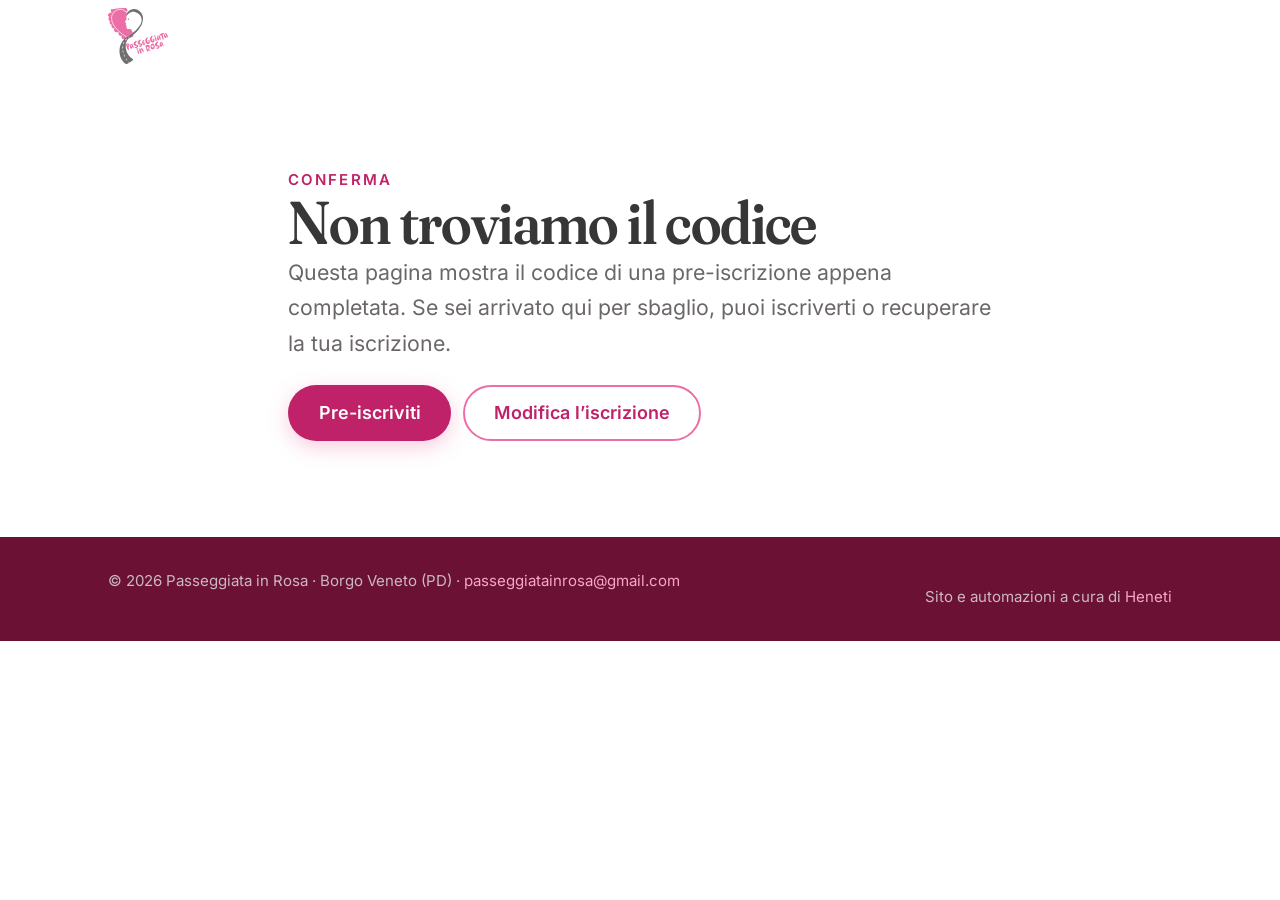
<file: conferma.html>
<!DOCTYPE html>
<html lang="it">
<head>
<meta charset="utf-8">
<meta name="viewport" content="width=device-width, initial-scale=1, viewport-fit=cover">
<title>Passeggiata in Rosa — Iscrizione confermata</title>
<meta name="robots" content="noindex, nofollow">
<link rel="icon" href="/favicon.ico" sizes="32x32">
<link rel="icon" type="image/svg+xml" href="/assets/img/favicon.svg">
<link rel="apple-touch-icon" href="/assets/img/apple-touch-icon.png">
<meta name="theme-color" content="#ed6ea7">
<link rel="preload" as="font" type="font/woff2" href="/assets/fonts/inter-latin-variable.woff2" crossorigin>
<link rel="stylesheet" href="/assets/css/base.css">
<link rel="stylesheet" href="/assets/css/site.css">
<link rel="stylesheet" href="/assets/css/form.css">
</head>
<body>

<a class="salta-al-contenuto" href="#contenuto">Salta al contenuto</a>

<svg width="0" height="0" style="position:absolute" aria-hidden="true" focusable="false">
  <symbol id="i-cuore" viewBox="0 0 24 24"><path d="M12 21.35l-1.45-1.32C5.4 15.36 2 12.28 2 8.5 2 5.42 4.42 3 7.5 3c1.74 0 3.41.81 4.5 2.09C13.09 3.81 14.76 3 16.5 3 19.58 3 22 5.42 22 8.5c0 3.78-3.4 6.86-8.55 11.54L12 21.35z"/></symbol>
</svg>

<header class="intestazione stampa-no">
  <div class="contenitore">
    <a class="intestazione__logo" href="/" aria-label="Passeggiata in Rosa — home">
      <img src="/assets/img/logo-passeggiata-rosa.svg" alt="Passeggiata in Rosa" width="92" height="85">
    </a>
  </div>
</header>

<main id="contenuto" class="sezione">
  <div class="contenitore">
    <div class="modulo">

      <div class="conferma" id="conferma">
        <svg class="cuore" viewBox="0 0 24 24" width="52" height="52" fill="currentColor"
             style="color:var(--rosa)" aria-hidden="true"><use href="#i-cuore"/></svg>

        <div>
          <p class="occhiello">Iscrizione registrata</p>
          <h1>Ci vediamo il 13 settembre</h1>
        </div>

        <p class="sommario" style="text-align:center">
          Presenta questo codice al banco il giorno dell&rsquo;evento per ritirare
          il gadget e versare la quota. <strong>Il pagamento è di persona.</strong>
        </p>

        <p class="conferma__codice" id="codice">—</p>

        <div class="qr" id="qr"></div>

        <dl class="riepilogo" id="riepilogo" hidden></dl>

        <p class="piccolo tenue" id="avviso-email" hidden></p>

        <div class="avviso__azioni stampa-no" style="justify-content:center">
          <button class="btn btn--secondario" type="button" onclick="window.print()">Stampa o salva in PDF</button>
          <a class="btn btn--fantasma" href="/modifica.html">Modifica l&rsquo;iscrizione</a>
        </div>

        <p class="piccolo tenue stampa-no">
          <a href="/">Torna alla home</a>
        </p>
      </div>

      <div id="senza-codice" hidden>
        <p class="occhiello">Conferma</p>
        <h1>Non troviamo il codice</h1>
        <p class="sommario">
          Questa pagina mostra il codice di una pre-iscrizione appena
          completata. Se sei arrivato qui per sbaglio, puoi iscriverti o
          recuperare la tua iscrizione.
        </p>
        <div class="avviso__azioni" style="margin-top:var(--sp-5)">
          <a class="btn btn--primario" href="/iscrizione.html">Pre-iscriviti</a>
          <a class="btn btn--secondario" href="/modifica.html">Modifica l&rsquo;iscrizione</a>
        </div>
      </div>

    </div>
  </div>
</main>

<footer class="piede su-scuro stampa-no" style="padding-block:var(--sp-6)">
  <div class="contenitore piede__firma" style="margin-top:0;padding-top:0;border-top:0">
    <p>© 2026 Passeggiata in Rosa · Borgo Veneto (PD) ·
      <a href="mailto:passeggiatainrosa@gmail.com">passeggiatainrosa@gmail.com</a></p>
    <p>Sito e automazioni a cura di <a href="https://heneti.it" target="_blank" rel="noopener">Heneti</a></p>
  </div>
</footer>

<script src="/assets/js/qrcode.js" defer></script>
<script src="/assets/js/conferma.js" defer></script>
</body>
</html>
</file>
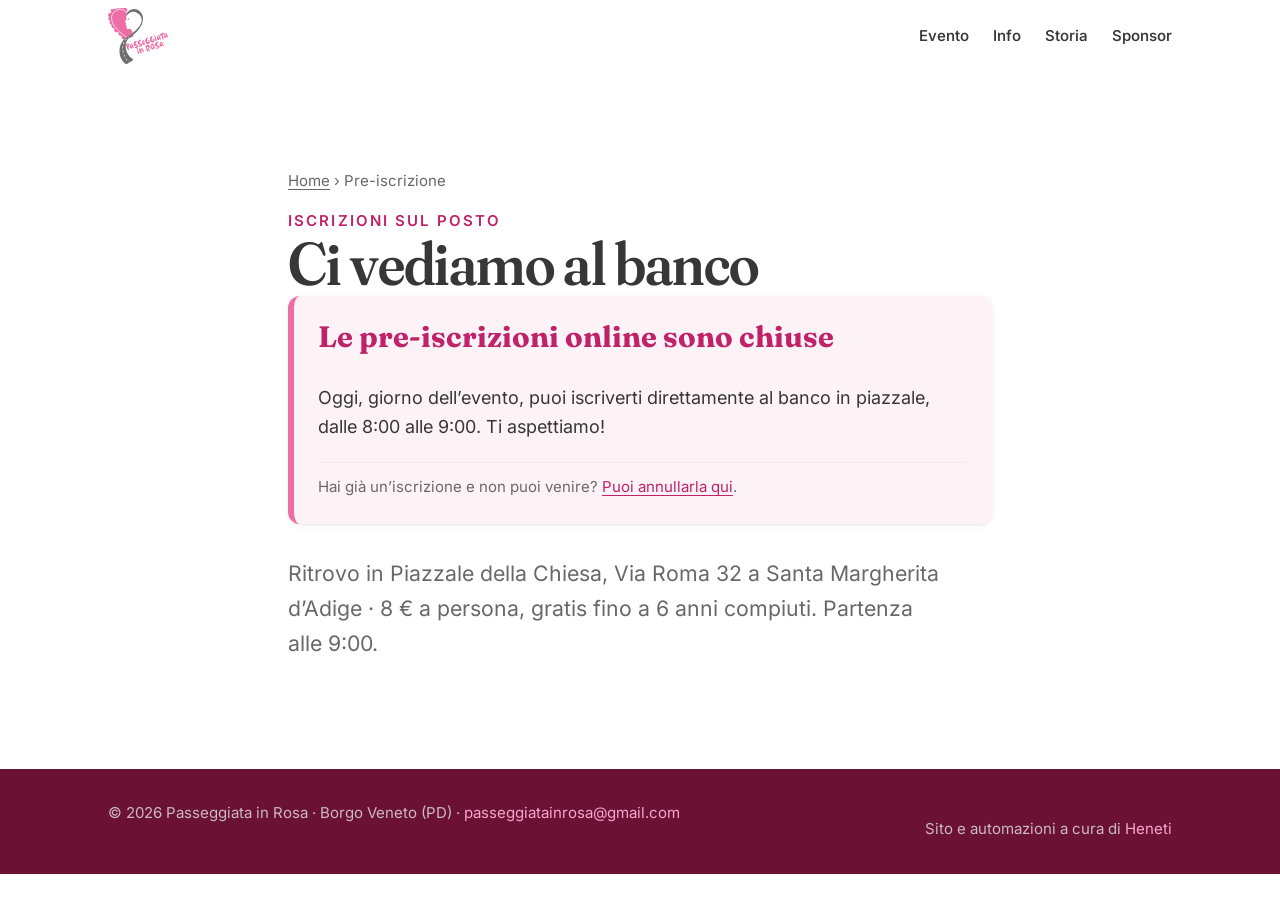
<file: iscrizione.html>
<!DOCTYPE html>
<!-- La pagina parte "a iscrizioni chiuse": lo script qui sotto riapre solo se
     la scadenza non e' ancora passata. Vedi il commento nello script. -->
<html lang="it" class="iscrizioni-chiuse">
<head>
<meta charset="utf-8">
<meta name="viewport" content="width=device-width, initial-scale=1, viewport-fit=cover">
<title>Passeggiata in Rosa — Pre-iscrizione</title>

<!-- Chiusura delle pre-iscrizioni online: 24:00 del 12 settembre 2026, cioe'
     la mezzanotte con cui comincia il giorno dell'evento (+02:00 = ora legale
     italiana). Lo stesso istante e' scritto in modifica.html: se cambia una
     data, vanno cambiate tutte e due.

     Perche' in linea e in testa alla pagina, e perche' TOGLIE la classe
     invece di metterla: gira prima del disegno, quindi a iscrizioni chiuse
     nessuno vede il modulo comparire e sparire; e se lo script non gira, il
     ripiego e' l'avviso - non un modulo che il server rifiuterebbe. -->
<script>
  (function () {
    var CHIUSURA = Date.parse('2026-09-13T00:00:00+02:00');
    if (Date.now() < CHIUSURA) {
      document.documentElement.classList.remove('iscrizioni-chiuse');
    }
  })();
</script>
<meta name="description" content="Pre-iscriviti alla 6ª Passeggiata in Rosa di Borgo Veneto. Con un'unica iscrizione puoi registrare più persone. Quota 8 €, gratis fino a 6 anni compiuti.">

<link rel="canonical" href="https://passeggiatainrosa.it/iscrizione">

<link rel="icon" href="/favicon.ico" sizes="32x32">
<link rel="icon" type="image/svg+xml" href="/assets/img/favicon.svg">
<link rel="icon" type="image/png" sizes="32x32" href="/assets/img/favicon-32.png">
<link rel="icon" type="image/png" sizes="16x16" href="/assets/img/favicon-16.png">
<link rel="apple-touch-icon" href="/assets/img/apple-touch-icon.png">
<meta name="theme-color" content="#ed6ea7">

<link rel="preload" as="font" type="font/woff2" href="/assets/fonts/inter-latin-variable.woff2" crossorigin>
<link rel="stylesheet" href="/assets/css/base.css">
<link rel="stylesheet" href="/assets/css/site.css">
<link rel="stylesheet" href="/assets/css/form.css">
</head>
<body>

<a class="salta-al-contenuto" href="#contenuto">Salta al contenuto</a>

<svg width="0" height="0" style="position:absolute" aria-hidden="true" focusable="false">
  <symbol id="i-cuore" viewBox="0 0 24 24"><path d="M12 21.35l-1.45-1.32C5.4 15.36 2 12.28 2 8.5 2 5.42 4.42 3 7.5 3c1.74 0 3.41.81 4.5 2.09C13.09 3.81 14.76 3 16.5 3 19.58 3 22 5.42 22 8.5c0 3.78-3.4 6.86-8.55 11.54L12 21.35z"/></symbol>
</svg>

<header class="intestazione">
  <div class="contenitore">
    <a class="intestazione__logo" href="/" aria-label="Passeggiata in Rosa — home">
      <img src="/assets/img/logo-passeggiata-rosa.svg" alt="Passeggiata in Rosa" width="92" height="85">
    </a>

    <nav class="navigazione" aria-label="Sezioni del sito">
      <ul>
        <li><a href="/#evento">Evento</a></li>
        <li><a href="/#info">Info</a></li>
        <li><a href="/storia.html">Storia</a></li>
        <li><a href="/sponsor.html">Sponsor</a></li>
      </ul>
    </nav>

    <button class="menu-bottone" type="button" aria-expanded="false" aria-controls="menu-mobile" aria-label="Apri il menu">
      <span></span><span></span><span></span>
    </button>
  </div>
</header>

<main id="contenuto" class="sezione">
  <div class="contenitore">

    <div class="modulo">

      <p class="briciole"><a href="/">Home</a> › Pre-iscrizione</p>

      <p class="occhiello se-aperte">Pre-iscrizione</p>
      <p class="occhiello se-chiuse">Iscrizioni sul posto</p>
      <h1 class="se-aperte">Iscriviti alla 6<sup>a</sup> Passeggiata in Rosa</h1>
      <h1 class="se-chiuse">Ci vediamo al banco</h1>

      <!-- Prende il posto del modulo quando le pre-iscrizioni online sono
           chiuse. role="status" e non "alert": e' una notizia, non un
           allarme, e non deve interrompere chi sta leggendo. -->
      <div class="avviso avviso--attenzione avviso--chiusura se-chiuse" role="status">
        <p class="avviso__titolo">Le pre-iscrizioni online sono chiuse</p>
        <p>
          Oggi, giorno dell&rsquo;evento, puoi iscriverti direttamente al banco
          in piazzale, dalle 8:00 alle 9:00. Ti aspettiamo!
        </p>
        <p class="avviso__coda">
          Hai già un&rsquo;iscrizione e non puoi venire?
          <a href="/modifica.html">Puoi annullarla qui</a>.
        </p>
      </div>

      <p class="sommario se-aperte" style="margin-bottom:var(--sp-3)">
        Domenica 13 settembre 2026 · 8 € a persona, gratis fino a 6 anni
        compiuti. Il pagamento avviene al banco il giorno dell&rsquo;evento.
      </p>
      <p class="sommario se-chiuse" style="margin-bottom:var(--sp-3)">
        Ritrovo in Piazzale della Chiesa, Via Roma 32 a Santa Margherita
        d&rsquo;Adige · 8 € a persona, gratis fino a 6 anni compiuti.
        Partenza alle 9:00.
      </p>
      <!-- A iscrizioni chiuse la modifica e' bloccata lato server: qui
           resta solo l'annullamento, ed e' nell'avviso qui sopra. -->
      <p class="piccolo tenue se-aperte" style="margin-bottom:var(--sp-6)">
        Hai già un&rsquo;iscrizione? <a href="/modifica.html">Modificala</a>.
      </p>

      <form id="modulo" class="se-aperte" novalidate>

        <!-- ============ 1. EMAIL ============ -->
        <section class="passo">
          <h2 class="passo__titolo"><span class="passo__numero">1</span> I tuoi contatti</h2>
          <p class="passo__aiuto">
            L&rsquo;email serve a mandarti la conferma con il codice da mostrare al banco.
          </p>

          <div class="campo">
            <label for="email">Email <span aria-hidden="true">*</span></label>
            <input type="email" id="email" name="email" autocomplete="email"
                   inputmode="email" required aria-describedby="email-nota">
            <p class="campo__nota" id="email-nota">Controlliamo se risulti già iscritta.</p>
            <p class="campo__errore" hidden></p>
          </div>

          <div class="avviso avviso--attenzione" id="avviso-esiste" hidden>
            <p class="avviso__titolo">Con questa email risulti già iscritto</p>
            <p>Puoi modificare l&rsquo;iscrizione che hai già fatto, oppure usarne un&rsquo;altra.</p>
            <div class="avviso__azioni">
              <a class="btn btn--primario btn--piccolo" href="/modifica.html">Modifica la tua iscrizione</a>
              <button class="btn btn--secondario btn--piccolo" type="button" id="altra-email">Usa un&rsquo;altra email</button>
            </div>
          </div>

          <div class="campo" style="margin-top:var(--sp-4)">
            <label for="telefono">Telefono <span class="campo__nota">(facoltativo)</span></label>
            <input type="tel" id="telefono" name="telefono" autocomplete="tel" inputmode="tel">
          </div>
        </section>

        <!-- Tutto il resto resta chiuso finché l'email non è nuova e valida. -->
        <fieldset id="resto" disabled>

          <!-- ============ 2. GRUPPO ============
               Prima una domanda secca, poi semmai la scelta. Con le pillole
               tutte allo stesso livello la sezione sembrava da compilare, e
               chi veniva in famiglia si inventava un nome di gruppo. -->
          <section class="passo">
            <h2 class="passo__titolo"><span class="passo__numero">2</span> Gruppo</h2>

            <fieldset class="campo gruppo-campi">
              <legend>Fai parte di un gruppo o associazione?</legend>
              <p class="campo__nota">
                Es. azienda, bar, associazione, parrocchia. Se venite in
                famiglia o con amici, non serve indicarlo.
              </p>
              <div class="chips">
                <label class="chip"><input type="radio" name="ha-gruppo" value="no" checked> No</label>
                <label class="chip"><input type="radio" name="ha-gruppo" value="si"> Sì</label>
              </div>
            </fieldset>

            <div id="blocco-gruppo" hidden>
              <p class="passo__aiuto" style="margin-top:var(--sp-4)">
                Scegli il gruppo o creane uno nuovo.
              </p>

              <div class="chips" id="chip-gruppi" role="radiogroup" aria-label="Scegli il gruppo"></div>

              <div class="campo" id="campo-nuovo-gruppo" hidden style="margin-top:var(--sp-4)">
                <label for="nuovo-gruppo">Nome del nuovo gruppo</label>
                <input type="text" id="nuovo-gruppo" maxlength="60" autocomplete="off">
                <p class="campo__nota">
                  Chi si iscrive dopo potrà scegliere questo gruppo dall&rsquo;elenco.
                </p>
              </div>
            </div>
          </section>

          <!-- ============ 3. PARTECIPANTI ============ -->
          <section class="passo">
            <h2 class="passo__titolo"><span class="passo__numero">3</span> Chi partecipa</h2>
            <p class="passo__aiuto">
              La prima persona sei tu, che stai facendo l&rsquo;iscrizione. Puoi
              aggiungere familiari e amici con &ldquo;Aggiungi partecipante&rdquo;.
            </p>

            <div id="elenco-persone"></div>

            <div style="margin-top:var(--sp-4)">
              <button class="btn btn--secondario" type="button" id="aggiungi">+ Aggiungi partecipante</button>
            </div>

            <div class="totale" id="totale" aria-live="polite">
              <span class="totale__voce" id="totale-voce">1 partecipante</span>
              <span class="totale__cifra" id="totale-cifra">8 €</span>
            </div>
          </section>

          <!-- ============ 4. CONSENSI ============ -->
          <section class="passo">
            <h2 class="passo__titolo"><span class="passo__numero">4</span> Consensi</h2>
            <p class="passo__aiuto">Servono entrambi per completare l&rsquo;iscrizione.</p>

            <label class="consenso">
              <input type="checkbox" id="consenso-regolamento" required>
              <span>
                Ho letto e accetto il <a href="/regolamento.html" target="_blank" rel="noopener">regolamento</a>
                e l&rsquo;<a href="/privacy.html" target="_blank" rel="noopener">informativa privacy</a>.
              </span>
            </label>

            <label class="consenso">
              <input type="checkbox" id="consenso-foto" required>
              <span>
                Autorizzo le riprese foto e video durante l&rsquo;evento e la loro
                pubblicazione sui canali dell&rsquo;organizzazione.
              </span>
            </label>

            <p class="campo__errore" id="errore-consensi" hidden></p>
          </section>

          <!-- ============ 5. INVIO ============ -->
          <div class="avviso avviso--errore" id="avviso-errore" hidden>
            <p class="avviso__titolo">Non siamo riusciti a completare l&rsquo;iscrizione</p>
            <p id="errore-testo"></p>
            <div class="avviso__azioni">
              <button class="btn btn--secondario btn--piccolo" type="button" id="riprova">Riprova</button>
            </div>
          </div>

          <div class="invio">
            <button class="btn btn--primario btn--grande" type="submit" id="invia">
              Completa l&rsquo;iscrizione
            </button>
            <p class="piccolo tenue">
              Nessun pagamento online: la quota si versa al banco il giorno dell&rsquo;evento.
            </p>
          </div>

        </fieldset>
      </form>
    </div>
  </div>
</main>

<!-- Modello di una persona: clonato da modulo.js per ogni partecipante. -->
<template id="modello-persona">
  <div class="persona">
    <div class="persona__testata">
      <span class="persona__nome">I tuoi dati</span>
      <span class="pillola" data-pillola hidden></span>
      <button class="persona__via" type="button" hidden>Rimuovi</button>
    </div>

    <fieldset class="campo gruppo-campi">
      <legend>Tipo di quota</legend>
      <div class="chips">
        <label class="chip"><input type="radio" data-campo="tipo" value="adulto"> Adulto &mdash; quota 8 &euro;</label>
        <label class="chip"><input type="radio" data-campo="tipo" value="bambino"> Bambino &mdash; gratis (0-6 anni)</label>
      </div>
    </fieldset>

    <div class="coppia">
      <div class="campo">
        <label>Nome <span aria-hidden="true">*</span></label>
        <input type="text" data-campo="nome" autocomplete="given-name" required>
        <p class="campo__errore" hidden></p>
      </div>
      <div class="campo">
        <label>Cognome <span aria-hidden="true">*</span></label>
        <input type="text" data-campo="cognome" autocomplete="family-name" required>
        <p class="campo__errore" hidden></p>
      </div>
    </div>

    <fieldset class="campo gruppo-campi">
      <legend>Data di nascita <span aria-hidden="true">*</span></legend>
      <div class="tre-tendine">
        <select data-campo="giorno" aria-label="Giorno di nascita"><option value="">Giorno</option></select>
        <select data-campo="mese" aria-label="Mese di nascita"><option value="">Mese</option></select>
        <select data-campo="anno" aria-label="Anno di nascita"><option value="">Anno</option></select>
      </div>
      <p class="campo__errore" data-errore="nascita" hidden></p>
      <p class="nota-quota" data-nota-quota hidden></p>
    </fieldset>

    <fieldset class="campo gruppo-campi">
      <legend>Sesso <span aria-hidden="true">*</span></legend>
      <div class="chips">
        <label class="chip"><input type="radio" data-campo="sesso" value="F"> Femmina</label>
        <label class="chip"><input type="radio" data-campo="sesso" value="M"> Maschio</label>
      </div>
      <p class="campo__errore" data-errore="sesso" hidden></p>
    </fieldset>
  </div>
</template>

<footer class="piede su-scuro" style="padding-block:var(--sp-6)">
  <div class="contenitore piede__firma" style="margin-top:0;padding-top:0;border-top:0">
    <p>© 2026 Passeggiata in Rosa · Borgo Veneto (PD) ·
      <a href="mailto:passeggiatainrosa@gmail.com">passeggiatainrosa@gmail.com</a></p>
    <p>Sito e automazioni a cura di <a href="https://heneti.it" target="_blank" rel="noopener">Heneti</a></p>
  </div>
</footer>

<dialog class="menu" id="menu-mobile" aria-label="Menu di navigazione">
  <div class="menu__testata">
    <img src="/assets/img/logo-passeggiata-rosa.svg" alt="Passeggiata in Rosa" width="48" height="45">
    <button class="menu__chiudi" type="button" aria-label="Chiudi il menu">&times;</button>
  </div>
  <nav aria-label="Sezioni del sito">
    <ul class="menu__voci">
      <li><a href="/#evento">Evento</a></li>
      <li><a href="/#info">Info pratiche</a></li>
      <li><a href="/storia.html">La nostra storia</a></li>
      <li><a href="/sponsor.html">Sponsor</a></li>
      <li><a href="/modifica.html">Modifica iscrizione</a></li>
    </ul>
  </nav>
  <div class="menu__piede">
    <a class="btn btn--primario btn--grande" href="/iscrizione.html">Pre-iscriviti</a>
    <p>Online entro il 12 settembre &middot; 8 &euro; a persona</p>
  </div>
</dialog>

<script src="/assets/js/sito.js" defer></script>
<script src="/assets/js/menu.js" defer></script>
<script src="/assets/js/api.js" defer></script>
<script src="/assets/js/attesa.js" defer></script>
<script src="/assets/js/modulo.js" defer></script>
<script src="/assets/js/iscrizione.js" defer></script>
</body>
</html>
</file>
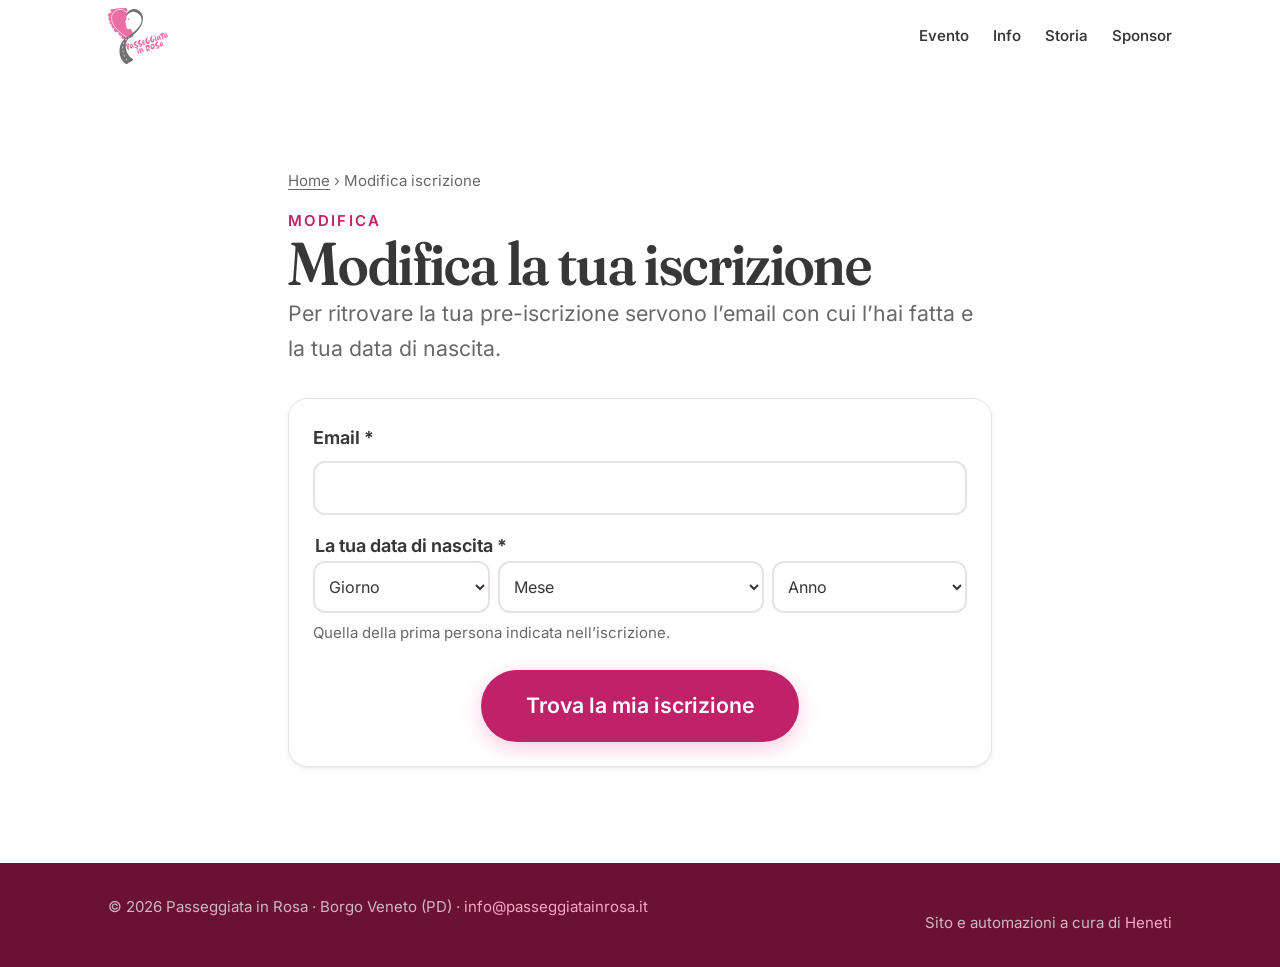
<file: modifica-test.html>
<!DOCTYPE html>
<html lang="it">
<head>
<meta charset="utf-8">
<meta name="viewport" content="width=device-width, initial-scale=1, viewport-fit=cover">
<title>Passeggiata in Rosa — Modifica la tua iscrizione</title>
<meta name="description" content="Recupera e modifica la tua pre-iscrizione alla Passeggiata in Rosa: aggiungi o togli partecipanti, cambia il gruppo.">
<meta name="robots" content="noindex, nofollow">

<link rel="icon" href="/favicon.ico" sizes="32x32">
<link rel="icon" type="image/svg+xml" href="/assets/img/favicon.svg">
<link rel="icon" type="image/png" sizes="32x32" href="/assets/img/favicon-32.png">
<link rel="icon" type="image/png" sizes="16x16" href="/assets/img/favicon-16.png">
<link rel="apple-touch-icon" href="/assets/img/apple-touch-icon.png">
<meta name="theme-color" content="#ed6ea7">

<link rel="preload" as="font" type="font/woff2" href="/assets/fonts/inter-latin-variable.woff2" crossorigin>
<link rel="stylesheet" href="/assets/css/base.css">
<link rel="stylesheet" href="/assets/css/site.css">
<link rel="stylesheet" href="/assets/css/form.css">
</head>
<body>

<a class="salta-al-contenuto" href="#contenuto">Salta al contenuto</a>

<svg width="0" height="0" style="position:absolute" aria-hidden="true" focusable="false">
  <symbol id="i-cuore" viewBox="0 0 24 24"><path d="M12 21.35l-1.45-1.32C5.4 15.36 2 12.28 2 8.5 2 5.42 4.42 3 7.5 3c1.74 0 3.41.81 4.5 2.09C13.09 3.81 14.76 3 16.5 3 19.58 3 22 5.42 22 8.5c0 3.78-3.4 6.86-8.55 11.54L12 21.35z"/></symbol>
</svg>

<header class="intestazione">
  <div class="contenitore">
    <a class="intestazione__logo" href="/" aria-label="Passeggiata in Rosa — home">
      <img src="/assets/img/logo-passeggiata-rosa.svg" alt="Passeggiata in Rosa" width="92" height="85">
    </a>
    <nav class="navigazione" aria-label="Sezioni del sito">
      <ul>
        <li><a href="/#evento">Evento</a></li>
        <li><a href="/#info">Info</a></li>
        <li><a href="/storia.html">Storia</a></li>
        <li><a href="/sponsor.html">Sponsor</a></li>
      </ul>
    </nav>
    <button class="menu-bottone" type="button" aria-expanded="false" aria-controls="menu-mobile" aria-label="Apri il menu">
      <span></span><span></span><span></span>
    </button>
  </div>
</header>

<main id="contenuto" class="sezione">
  <div class="contenitore">
    <div class="modulo">

      <p class="briciole"><a href="/">Home</a> › Modifica iscrizione</p>

      <p class="occhiello">Modifica</p>
      <h1>Modifica la tua iscrizione</h1>

      <!-- ============ ACCESSO ============ -->
      <section id="accesso">
        <p class="sommario" style="margin-bottom:var(--sp-6)">
          Per ritrovare la tua pre-iscrizione servono l&rsquo;email con cui
          l&rsquo;hai fatta e la tua data di nascita.
        </p>

        <form id="modulo-accesso" novalidate>
          <section class="passo">
            <div class="campo">
              <label for="acc-email">Email <span aria-hidden="true">*</span></label>
              <input type="email" id="acc-email" autocomplete="email" inputmode="email" required>
              <p class="campo__errore" hidden></p>
            </div>

            <fieldset class="campo gruppo-campi" id="acc-nascita">
              <legend>La tua data di nascita <span aria-hidden="true">*</span></legend>
              <div class="tre-tendine">
                <select data-campo="giorno" aria-label="Giorno di nascita"><option value="">Giorno</option></select>
                <select data-campo="mese" aria-label="Mese di nascita"><option value="">Mese</option></select>
                <select data-campo="anno" aria-label="Anno di nascita"><option value="">Anno</option></select>
              </div>
              <p class="campo__nota">Quella della prima persona indicata nell&rsquo;iscrizione.</p>
              <p class="campo__errore" data-errore="nascita" hidden></p>
            </fieldset>

            <div class="avviso avviso--errore" id="acc-avviso" hidden>
              <p class="avviso__titolo" id="acc-avviso-titolo">Non abbiamo trovato l&rsquo;iscrizione</p>
              <p id="acc-avviso-testo"></p>
              <div class="avviso__azioni">
                <a class="btn btn--secondario btn--piccolo" href="/iscrizione-test.html">Fai una nuova iscrizione</a>
              </div>
            </div>

            <div class="invio">
              <button class="btn btn--primario btn--grande" type="submit" id="acc-invia">
                Trova la mia iscrizione
              </button>
            </div>
          </section>
        </form>
      </section>

      <!-- ============ MODIFICA ============ -->
      <section id="scheda" hidden>
        <div class="avviso avviso--ok" style="margin-bottom:var(--sp-5)">
          <p class="avviso__titolo">Iscrizione trovata</p>
          <p>Codice <strong id="codice-trovato"></strong>. Modifica quello che
            serve e salva: il totale si aggiorna da solo.</p>
        </div>

        <form id="modulo-modifica" novalidate>

          <section class="passo">
            <h2 class="passo__titolo"><span class="passo__numero">1</span> Gruppo</h2>
            <p class="passo__aiuto">Facoltativo, e vale per tutta l&rsquo;iscrizione.</p>
            <div class="chips" id="chip-gruppi" role="radiogroup" aria-label="Scegli il gruppo"></div>
            <div class="campo" id="campo-nuovo-gruppo" hidden style="margin-top:var(--sp-4)">
              <label for="nuovo-gruppo">Nome del nuovo gruppo</label>
              <input type="text" id="nuovo-gruppo" maxlength="60" autocomplete="off">
            </div>
          </section>

          <section class="passo">
            <h2 class="passo__titolo"><span class="passo__numero">2</span> Chi partecipa</h2>
            <p class="passo__aiuto">
              Puoi aggiungere o togliere persone. La prima è quella che ha
              fatto l&rsquo;iscrizione.
            </p>

            <div id="elenco-persone"></div>

            <div style="margin-top:var(--sp-4)">
              <button class="btn btn--secondario" type="button" id="aggiungi">+ Aggiungi partecipante</button>
            </div>

            <div class="totale" aria-live="polite">
              <span class="totale__voce" id="totale-voce">—</span>
              <span class="totale__cifra" id="totale-cifra">—</span>
            </div>
          </section>

          <div class="avviso avviso--errore" id="avviso-errore" hidden>
            <p class="avviso__titolo">Non siamo riusciti a salvare le modifiche</p>
            <p id="errore-testo"></p>
            <div class="avviso__azioni">
              <button class="btn btn--secondario btn--piccolo" type="button" id="riprova">Riprova</button>
            </div>
          </div>

          <div class="invio">
            <button class="btn btn--primario btn--grande" type="submit" id="salva">Salva le modifiche</button>
            <p class="piccolo tenue">
              Nessun pagamento online: la quota si versa al banco il giorno dell&rsquo;evento.
            </p>
          </div>
        </form>
      </section>

    </div>
  </div>
</main>

<template id="modello-persona">
  <div class="persona">
    <div class="persona__testata">
      <span class="persona__nome">I tuoi dati</span>
      <span class="pillola" data-pillola hidden></span>
      <button class="persona__via" type="button" hidden>Rimuovi</button>
    </div>

    <fieldset class="campo gruppo-campi">
      <legend>Tipo di quota</legend>
      <div class="chips">
        <label class="chip"><input type="radio" data-campo="tipo" value="adulto"> Adulto &mdash; quota 8 &euro;</label>
        <label class="chip"><input type="radio" data-campo="tipo" value="bambino"> Bambino &mdash; gratis (0-6 anni)</label>
      </div>
    </fieldset>

    <div class="coppia">
      <div class="campo">
        <label>Nome <span aria-hidden="true">*</span></label>
        <input type="text" data-campo="nome" autocomplete="given-name" required>
        <p class="campo__errore" hidden></p>
      </div>
      <div class="campo">
        <label>Cognome <span aria-hidden="true">*</span></label>
        <input type="text" data-campo="cognome" autocomplete="family-name" required>
        <p class="campo__errore" hidden></p>
      </div>
    </div>

    <fieldset class="campo gruppo-campi">
      <legend>Data di nascita <span aria-hidden="true">*</span></legend>
      <div class="tre-tendine">
        <select data-campo="giorno" aria-label="Giorno di nascita"><option value="">Giorno</option></select>
        <select data-campo="mese" aria-label="Mese di nascita"><option value="">Mese</option></select>
        <select data-campo="anno" aria-label="Anno di nascita"><option value="">Anno</option></select>
      </div>
      <p class="campo__errore" data-errore="nascita" hidden></p>
      <p class="nota-quota" data-nota-quota hidden></p>
    </fieldset>

    <fieldset class="campo gruppo-campi">
      <legend>Sesso <span aria-hidden="true">*</span></legend>
      <div class="chips">
        <label class="chip"><input type="radio" data-campo="sesso" value="F"> Femmina</label>
        <label class="chip"><input type="radio" data-campo="sesso" value="M"> Maschio</label>
      </div>
      <p class="campo__errore" data-errore="sesso" hidden></p>
    </fieldset>
  </div>
</template>

<footer class="piede su-scuro" style="padding-block:var(--sp-6)">
  <div class="contenitore piede__firma" style="margin-top:0;padding-top:0;border-top:0">
    <p>© 2026 Passeggiata in Rosa · Borgo Veneto (PD) ·
      <a href="mailto:info@passeggiatainrosa.it">info@passeggiatainrosa.it</a></p>
    <p>Sito e automazioni a cura di <a href="https://heneti.it" target="_blank" rel="noopener">Heneti</a></p>
  </div>
</footer>

<dialog class="menu" id="menu-mobile" aria-label="Menu di navigazione">
  <div class="menu__testata">
    <img src="/assets/img/logo-passeggiata-rosa.svg" alt="Passeggiata in Rosa" width="48" height="45">
    <button class="menu__chiudi" type="button" aria-label="Chiudi il menu">&times;</button>
  </div>
  <nav aria-label="Sezioni del sito">
    <ul class="menu__voci">
      <li><a href="/#evento">Evento</a></li>
      <li><a href="/#info">Info pratiche</a></li>
      <li><a href="/storia.html">La nostra storia</a></li>
      <li><a href="/sponsor.html">Sponsor</a></li>
      <li><a href="/iscrizione-test.html">Pre-iscriviti</a></li>
    </ul>
  </nav>
  <div class="menu__piede">
    <a class="btn btn--primario btn--grande" href="/iscrizione-test.html">Pre-iscriviti</a>
    <p>Online entro il 10 settembre &middot; 8 &euro; a persona</p>
  </div>
</dialog>

<script src="/assets/js/sito.js" defer></script>
<script src="/assets/js/menu.js" defer></script>
<script src="/assets/js/api.js" defer></script>
<script src="/assets/js/attesa.js" defer></script>
<script src="/assets/js/modulo.js" defer></script>
<script src="/assets/js/modifica.js" defer></script>
</body>
</html>
</file>
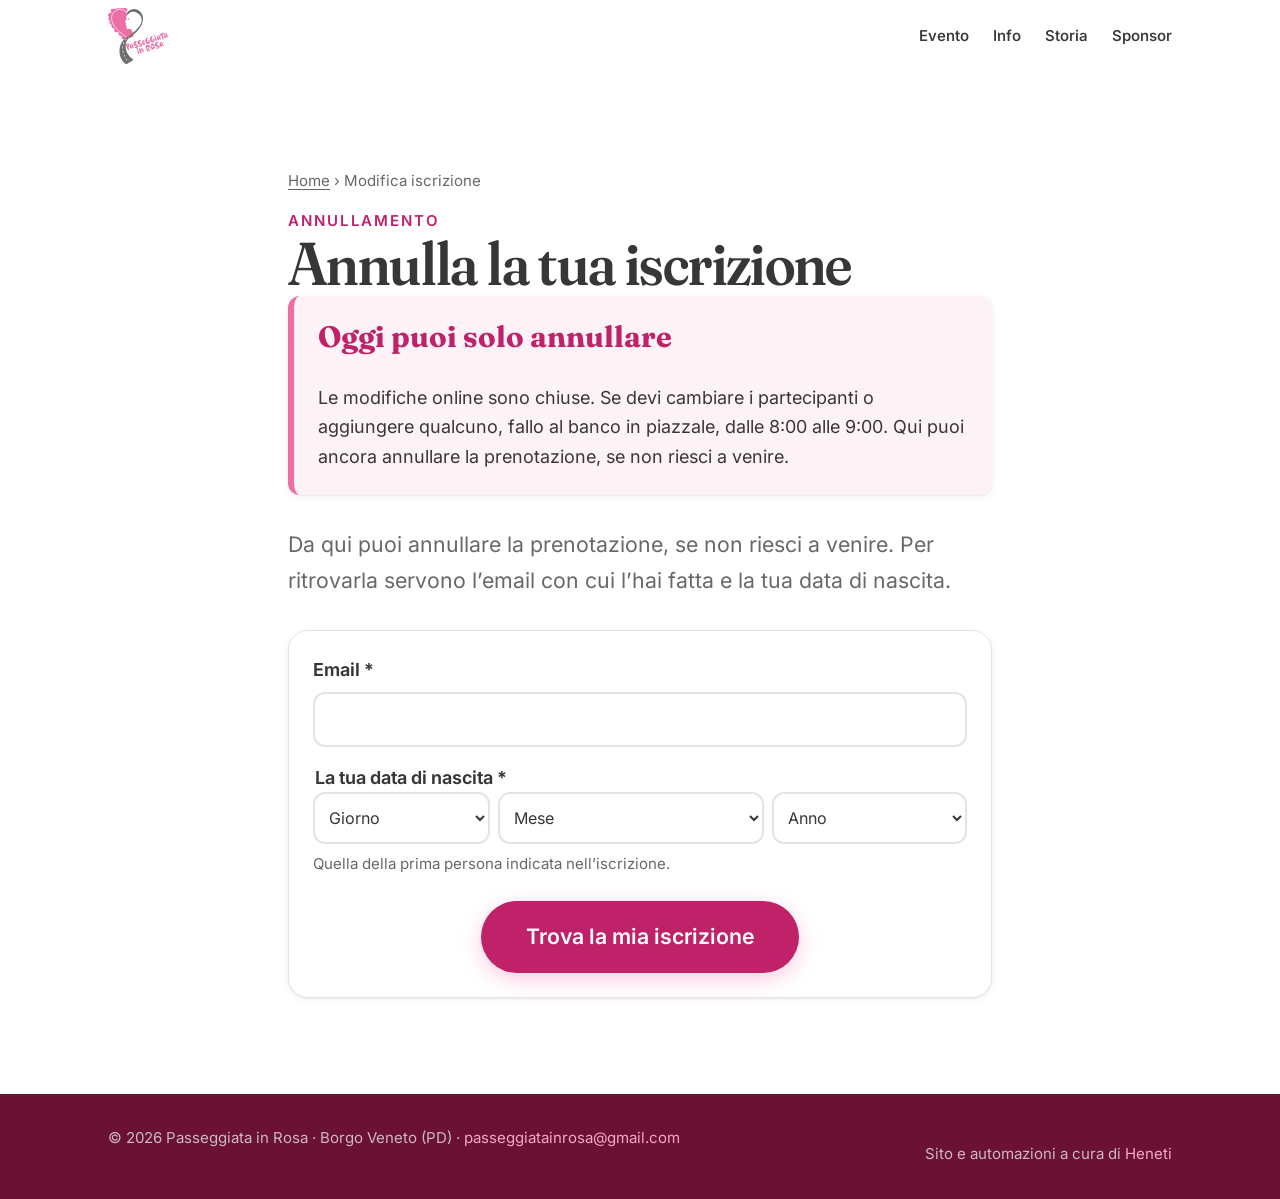
<file: modifica.html>
<!DOCTYPE html>
<!-- La pagina parte "a iscrizioni chiuse": lo script qui sotto riapre la
     modifica solo se la scadenza non e' ancora passata. L'annullamento
     invece resta sempre disponibile. -->
<html lang="it" class="iscrizioni-chiuse">
<head>
<meta charset="utf-8">
<meta name="viewport" content="width=device-width, initial-scale=1, viewport-fit=cover">
<title>Passeggiata in Rosa — Modifica o annulla la tua iscrizione</title>

<!-- Stesso istante di iscrizione.html: 24:00 del 12 settembre 2026. Dopo, il
     backend rifiuta aggiornaPrenotazione ma accetta ancora l'annullamento,
     quindi qui sparisce solo il modulo di modifica. Se cambia una data,
     vanno cambiate tutte e due le pagine. -->
<script>
  (function () {
    var CHIUSURA = Date.parse('2026-09-13T00:00:00+02:00');
    if (Date.now() < CHIUSURA) {
      document.documentElement.classList.remove('iscrizioni-chiuse');
    }
  })();
</script>
<meta name="description" content="Recupera la tua pre-iscrizione alla Passeggiata in Rosa: puoi aggiungere o togliere partecipanti, cambiare il gruppo, oppure annullare del tutto la prenotazione.">

<link rel="canonical" href="https://passeggiatainrosa.it/modifica">

<link rel="icon" href="/favicon.ico" sizes="32x32">
<link rel="icon" type="image/svg+xml" href="/assets/img/favicon.svg">
<link rel="icon" type="image/png" sizes="32x32" href="/assets/img/favicon-32.png">
<link rel="icon" type="image/png" sizes="16x16" href="/assets/img/favicon-16.png">
<link rel="apple-touch-icon" href="/assets/img/apple-touch-icon.png">
<meta name="theme-color" content="#ed6ea7">

<link rel="preload" as="font" type="font/woff2" href="/assets/fonts/inter-latin-variable.woff2" crossorigin>
<link rel="stylesheet" href="/assets/css/base.css">
<link rel="stylesheet" href="/assets/css/site.css">
<link rel="stylesheet" href="/assets/css/form.css">
</head>
<body>

<a class="salta-al-contenuto" href="#contenuto">Salta al contenuto</a>

<svg width="0" height="0" style="position:absolute" aria-hidden="true" focusable="false">
  <symbol id="i-cuore" viewBox="0 0 24 24"><path d="M12 21.35l-1.45-1.32C5.4 15.36 2 12.28 2 8.5 2 5.42 4.42 3 7.5 3c1.74 0 3.41.81 4.5 2.09C13.09 3.81 14.76 3 16.5 3 19.58 3 22 5.42 22 8.5c0 3.78-3.4 6.86-8.55 11.54L12 21.35z"/></symbol>
</svg>

<header class="intestazione">
  <div class="contenitore">
    <a class="intestazione__logo" href="/" aria-label="Passeggiata in Rosa — home">
      <img src="/assets/img/logo-passeggiata-rosa.svg" alt="Passeggiata in Rosa" width="92" height="85">
    </a>
    <nav class="navigazione" aria-label="Sezioni del sito">
      <ul>
        <li><a href="/#evento">Evento</a></li>
        <li><a href="/#info">Info</a></li>
        <li><a href="/storia.html">Storia</a></li>
        <li><a href="/sponsor.html">Sponsor</a></li>
      </ul>
    </nav>
    <button class="menu-bottone" type="button" aria-expanded="false" aria-controls="menu-mobile" aria-label="Apri il menu">
      <span></span><span></span><span></span>
    </button>
  </div>
</header>

<main id="contenuto" class="sezione">
  <div class="contenitore">
    <div class="modulo">

      <p class="briciole"><a href="/">Home</a> › Modifica iscrizione</p>

      <p class="occhiello se-aperte">Modifica</p>
      <p class="occhiello se-chiuse">Annullamento</p>
      <h1 class="se-aperte">Modifica o annulla la tua iscrizione</h1>
      <h1 class="se-chiuse">Annulla la tua iscrizione</h1>

      <!-- Oggi la modifica e' bloccata lato server (aggiornaPrenotazione
           rifiuta a iscrizioni chiuse): meglio dirlo subito che lasciare
           qualcuno compilare un modulo destinato a un errore. -->
      <div class="avviso avviso--attenzione avviso--chiusura se-chiuse" role="status">
        <p class="avviso__titolo">Oggi puoi solo annullare</p>
        <p>
          Le modifiche online sono chiuse. Se devi cambiare i partecipanti o
          aggiungere qualcuno, fallo al banco in piazzale, dalle 8:00 alle
          9:00. Qui puoi ancora annullare la prenotazione, se non riesci a
          venire.
        </p>
      </div>

      <!-- ============ ACCESSO ============ -->
      <section id="accesso">
        <p class="sommario se-aperte" style="margin-bottom:var(--sp-6)">
          Da qui puoi cambiare i partecipanti e il gruppo, oppure annullare
          del tutto la prenotazione. Per ritrovarla servono l&rsquo;email con cui
          l&rsquo;hai fatta e la tua data di nascita.
        </p>
        <p class="sommario se-chiuse" style="margin-bottom:var(--sp-6)">
          Da qui puoi annullare la prenotazione, se non riesci a venire. Per
          ritrovarla servono l&rsquo;email con cui l&rsquo;hai fatta e la tua data di
          nascita.
        </p>

        <form id="modulo-accesso" novalidate>
          <section class="passo">
            <div class="campo">
              <label for="acc-email">Email <span aria-hidden="true">*</span></label>
              <input type="email" id="acc-email" autocomplete="email" inputmode="email" required>
              <p class="campo__errore" hidden></p>
            </div>

            <fieldset class="campo gruppo-campi" id="acc-nascita">
              <legend>La tua data di nascita <span aria-hidden="true">*</span></legend>
              <div class="tre-tendine">
                <select data-campo="giorno" aria-label="Giorno di nascita"><option value="">Giorno</option></select>
                <select data-campo="mese" aria-label="Mese di nascita"><option value="">Mese</option></select>
                <select data-campo="anno" aria-label="Anno di nascita"><option value="">Anno</option></select>
              </div>
              <p class="campo__nota">Quella della prima persona indicata nell&rsquo;iscrizione.</p>
              <p class="campo__errore" data-errore="nascita" hidden></p>
            </fieldset>

            <div class="avviso avviso--errore" id="acc-avviso" hidden>
              <p class="avviso__titolo" id="acc-avviso-titolo">Non abbiamo trovato l&rsquo;iscrizione</p>
              <p id="acc-avviso-testo"></p>
              <!-- A iscrizioni chiuse non ha senso mandare a un modulo che
                   non c'e' piu': chi non trova l'iscrizione si presenta al
                   banco. -->
              <div class="avviso__azioni se-aperte">
                <a class="btn btn--secondario btn--piccolo" href="/iscrizione.html">Fai una nuova iscrizione</a>
              </div>
              <p class="piccolo se-chiuse">
                Se non la ritrovi, nessun problema: presentati al banco in
                piazzale e ti iscriviamo sul momento.
              </p>
            </div>

            <div class="invio">
              <button class="btn btn--primario btn--grande" type="submit" id="acc-invia">
                Trova la mia iscrizione
              </button>
            </div>
          </section>
        </form>

      </section>


      <!-- ============ MODIFICA ============ -->
      <section id="scheda" hidden>
        <div class="avviso avviso--ok" style="margin-bottom:var(--sp-5)">
          <p class="avviso__titolo">Iscrizione trovata</p>
          <p class="se-aperte">Codice <strong id="codice-trovato"></strong>. Modifica quello che
            serve e salva: il totale si aggiorna da solo.</p>
          <p class="se-chiuse">Codice <strong id="codice-trovato-chiuse"></strong>. Oggi non si
            può più modificarla online: qui sotto puoi annullarla, se non
            riesci a venire.</p>
        </div>

        <p class="piccolo se-aperte" style="margin-bottom:var(--sp-5)">
          <a href="#annullo">Vuoi annullare la prenotazione?</a>
        </p>

        <form id="modulo-modifica" class="se-aperte" novalidate>

          <section class="passo">
            <h2 class="passo__titolo"><span class="passo__numero">1</span> Gruppo</h2>
            <p class="passo__aiuto">Facoltativo, e vale per tutta l&rsquo;iscrizione.</p>
            <div class="chips" id="chip-gruppi" role="radiogroup" aria-label="Scegli il gruppo"></div>
            <div class="campo" id="campo-nuovo-gruppo" hidden style="margin-top:var(--sp-4)">
              <label for="nuovo-gruppo">Nome del nuovo gruppo</label>
              <input type="text" id="nuovo-gruppo" maxlength="60" autocomplete="off">
            </div>
          </section>

          <section class="passo">
            <h2 class="passo__titolo"><span class="passo__numero">2</span> Chi partecipa</h2>
            <p class="passo__aiuto">
              Puoi aggiungere o togliere persone. La prima è quella che ha
              fatto l&rsquo;iscrizione.
            </p>

            <div id="elenco-persone"></div>

            <div style="margin-top:var(--sp-4)">
              <button class="btn btn--secondario" type="button" id="aggiungi">+ Aggiungi partecipante</button>
            </div>

            <div class="totale" aria-live="polite">
              <span class="totale__voce" id="totale-voce">—</span>
              <span class="totale__cifra" id="totale-cifra">—</span>
            </div>
          </section>

          <div class="avviso avviso--errore" id="avviso-errore" hidden>
            <p class="avviso__titolo">Non siamo riusciti a salvare le modifiche</p>
            <p id="errore-testo"></p>
            <div class="avviso__azioni">
              <button class="btn btn--secondario btn--piccolo" type="button" id="riprova">Riprova</button>
            </div>
          </div>

          <div class="invio">
            <button class="btn btn--primario btn--grande" type="submit" id="salva">Salva le modifiche</button>
            <p class="piccolo tenue">
              Nessun pagamento online: la quota si versa al banco il giorno dell&rsquo;evento.
            </p>
          </div>
        </form>

          <!-- Annullamento: due conferme prima di toccare il server, perche'
               questa e' l'unica azione del sito che non e' reversibile. -->
          <section class="passo passo--pericolo" id="annullo">
            <h2 class="passo__titolo">Non partecipi più?</h2>
            <p class="passo__aiuto">
              Puoi annullare la prenotazione. L&rsquo;operazione non è reversibile.
            </p>

            <button class="btn btn--pericolo" type="button" id="annulla-avvia">
              Annulla la prenotazione
            </button>

            <div class="avviso avviso--errore" id="annulla-1" hidden>
              <p class="avviso__titolo">Sei sicuro di voler annullare?</p>
              <p>L&rsquo;operazione non è reversibile.</p>
              <div class="avviso__azioni">
                <button class="btn btn--pericolo btn--piccolo" type="button" id="annulla-si1">Sì, voglio annullare</button>
                <button class="btn btn--fantasma btn--piccolo" type="button" id="annulla-no1">No, torna indietro</button>
              </div>
            </div>

            <div class="avviso avviso--errore" id="annulla-2" hidden>
              <p class="avviso__titolo">Ultima conferma</p>
              <p>La prenotazione <strong id="annulla-codice"></strong> verrà annullata
                 definitivamente, per tutti i partecipanti.</p>
              <div class="avviso__azioni">
                <button class="btn btn--pericolo btn--piccolo" type="button" id="annulla-si2">Sì, annulla definitivamente</button>
                <button class="btn btn--fantasma btn--piccolo" type="button" id="annulla-no2">No, torna indietro</button>
              </div>
            </div>

            <div class="avviso avviso--errore" id="annulla-errore" hidden>
              <p class="avviso__titolo">Non siamo riusciti ad annullare</p>
              <p id="annulla-errore-testo"></p>
            </div>
          </section>
      </section>

      <!-- Esito dell'annullamento: prende il posto di tutto il resto. -->
      <section id="annullata" hidden>
        <div class="conferma">
          <svg class="cuore" viewBox="0 0 24 24" width="52" height="52" fill="currentColor"
               style="color:var(--rosa)" aria-hidden="true"><use href="#i-cuore"/></svg>
          <div>
            <p class="occhiello">Prenotazione annullata</p>
            <h2>Ci dispiace non vederti</h2>
          </div>
          <p class="sommario" style="text-align:center">
            La prenotazione <strong id="annullata-codice"></strong> è stata annullata.
            Il codice non è più valido.
          </p>
          <p class="piccolo tenue se-aperte">
            Se cambi idea sei sempre in tempo fino al 12 settembre.
          </p>
          <p class="piccolo tenue se-chiuse">
            Se cambi idea, ti aspettiamo comunque al banco in piazzale:
            le iscrizioni sul posto sono aperte dalle 8:00 alle 9:00.
          </p>
          <div class="avviso__azioni se-aperte" style="justify-content:center">
            <a class="btn btn--primario" href="/iscrizione.html">Iscriviti di nuovo</a>
            <a class="btn btn--fantasma" href="/">Torna alla home</a>
          </div>
          <div class="avviso__azioni se-chiuse" style="justify-content:center">
            <a class="btn btn--fantasma" href="/">Torna alla home</a>
          </div>
        </div>
      </section>

    </div>
  </div>
</main>

<template id="modello-persona">
  <div class="persona">
    <div class="persona__testata">
      <span class="persona__nome">I tuoi dati</span>
      <span class="pillola" data-pillola hidden></span>
      <button class="persona__via" type="button" hidden>Rimuovi</button>
    </div>

    <fieldset class="campo gruppo-campi">
      <legend>Tipo di quota</legend>
      <div class="chips">
        <label class="chip"><input type="radio" data-campo="tipo" value="adulto"> Adulto &mdash; quota 8 &euro;</label>
        <label class="chip"><input type="radio" data-campo="tipo" value="bambino"> Bambino &mdash; gratis (0-6 anni)</label>
      </div>
    </fieldset>

    <div class="coppia">
      <div class="campo">
        <label>Nome <span aria-hidden="true">*</span></label>
        <input type="text" data-campo="nome" autocomplete="given-name" required>
        <p class="campo__errore" hidden></p>
      </div>
      <div class="campo">
        <label>Cognome <span aria-hidden="true">*</span></label>
        <input type="text" data-campo="cognome" autocomplete="family-name" required>
        <p class="campo__errore" hidden></p>
      </div>
    </div>

    <fieldset class="campo gruppo-campi">
      <legend>Data di nascita <span aria-hidden="true">*</span></legend>
      <div class="tre-tendine">
        <select data-campo="giorno" aria-label="Giorno di nascita"><option value="">Giorno</option></select>
        <select data-campo="mese" aria-label="Mese di nascita"><option value="">Mese</option></select>
        <select data-campo="anno" aria-label="Anno di nascita"><option value="">Anno</option></select>
      </div>
      <p class="campo__errore" data-errore="nascita" hidden></p>
      <p class="nota-quota" data-nota-quota hidden></p>
    </fieldset>

    <fieldset class="campo gruppo-campi">
      <legend>Sesso <span aria-hidden="true">*</span></legend>
      <div class="chips">
        <label class="chip"><input type="radio" data-campo="sesso" value="F"> Femmina</label>
        <label class="chip"><input type="radio" data-campo="sesso" value="M"> Maschio</label>
      </div>
      <p class="campo__errore" data-errore="sesso" hidden></p>
    </fieldset>
  </div>
</template>

<footer class="piede su-scuro" style="padding-block:var(--sp-6)">
  <div class="contenitore piede__firma" style="margin-top:0;padding-top:0;border-top:0">
    <p>© 2026 Passeggiata in Rosa · Borgo Veneto (PD) ·
      <a href="mailto:passeggiatainrosa@gmail.com">passeggiatainrosa@gmail.com</a></p>
    <p>Sito e automazioni a cura di <a href="https://heneti.it" target="_blank" rel="noopener">Heneti</a></p>
  </div>
</footer>

<dialog class="menu" id="menu-mobile" aria-label="Menu di navigazione">
  <div class="menu__testata">
    <img src="/assets/img/logo-passeggiata-rosa.svg" alt="Passeggiata in Rosa" width="48" height="45">
    <button class="menu__chiudi" type="button" aria-label="Chiudi il menu">&times;</button>
  </div>
  <nav aria-label="Sezioni del sito">
    <ul class="menu__voci">
      <li><a href="/#evento">Evento</a></li>
      <li><a href="/#info">Info pratiche</a></li>
      <li><a href="/storia.html">La nostra storia</a></li>
      <li><a href="/sponsor.html">Sponsor</a></li>
      <li><a href="/iscrizione.html">Pre-iscriviti</a></li>
    </ul>
  </nav>
  <div class="menu__piede">
    <a class="btn btn--primario btn--grande" href="/iscrizione.html">Pre-iscriviti</a>
    <p>Online entro il 12 settembre &middot; 8 &euro; a persona</p>
  </div>
</dialog>

<script src="/assets/js/sito.js" defer></script>
<script src="/assets/js/menu.js" defer></script>
<script src="/assets/js/api.js" defer></script>
<script src="/assets/js/attesa.js" defer></script>
<script src="/assets/js/modulo.js" defer></script>
<script src="/assets/js/modifica.js" defer></script>
</body>
</html>
</file>
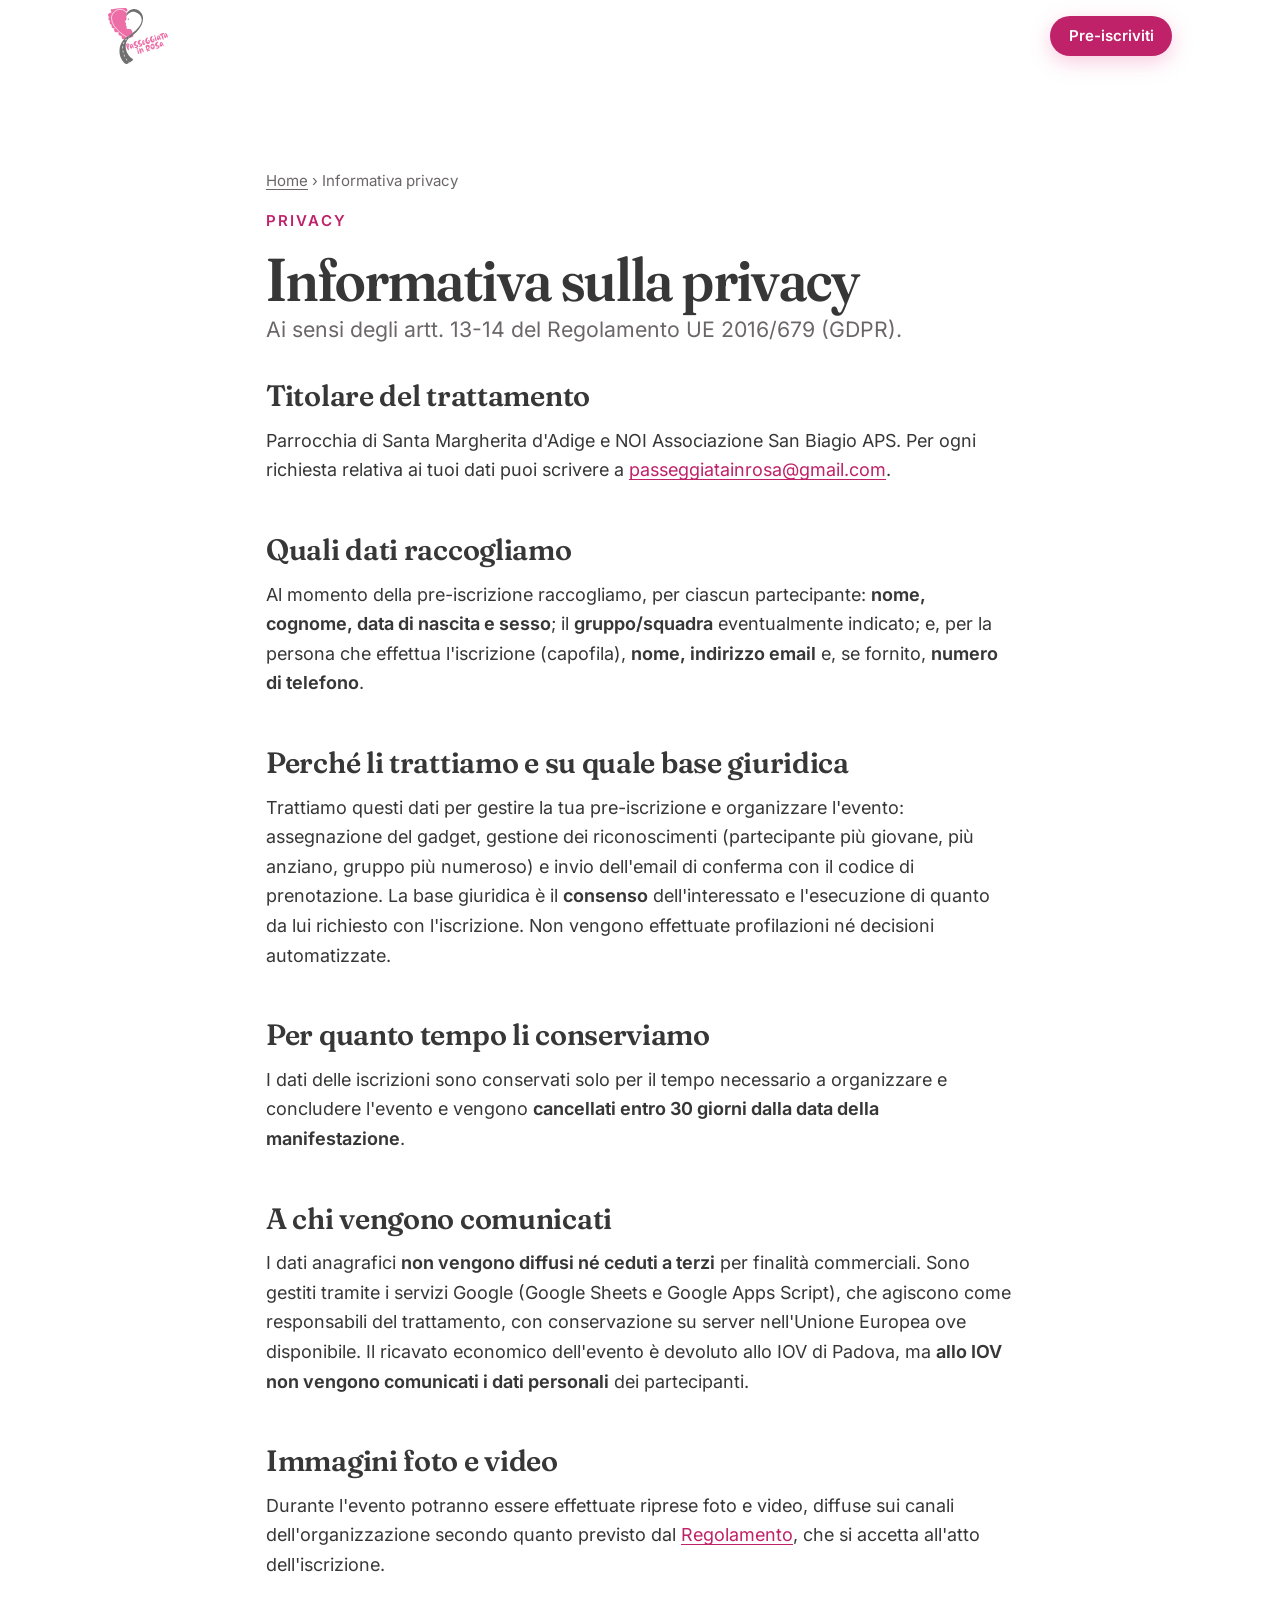
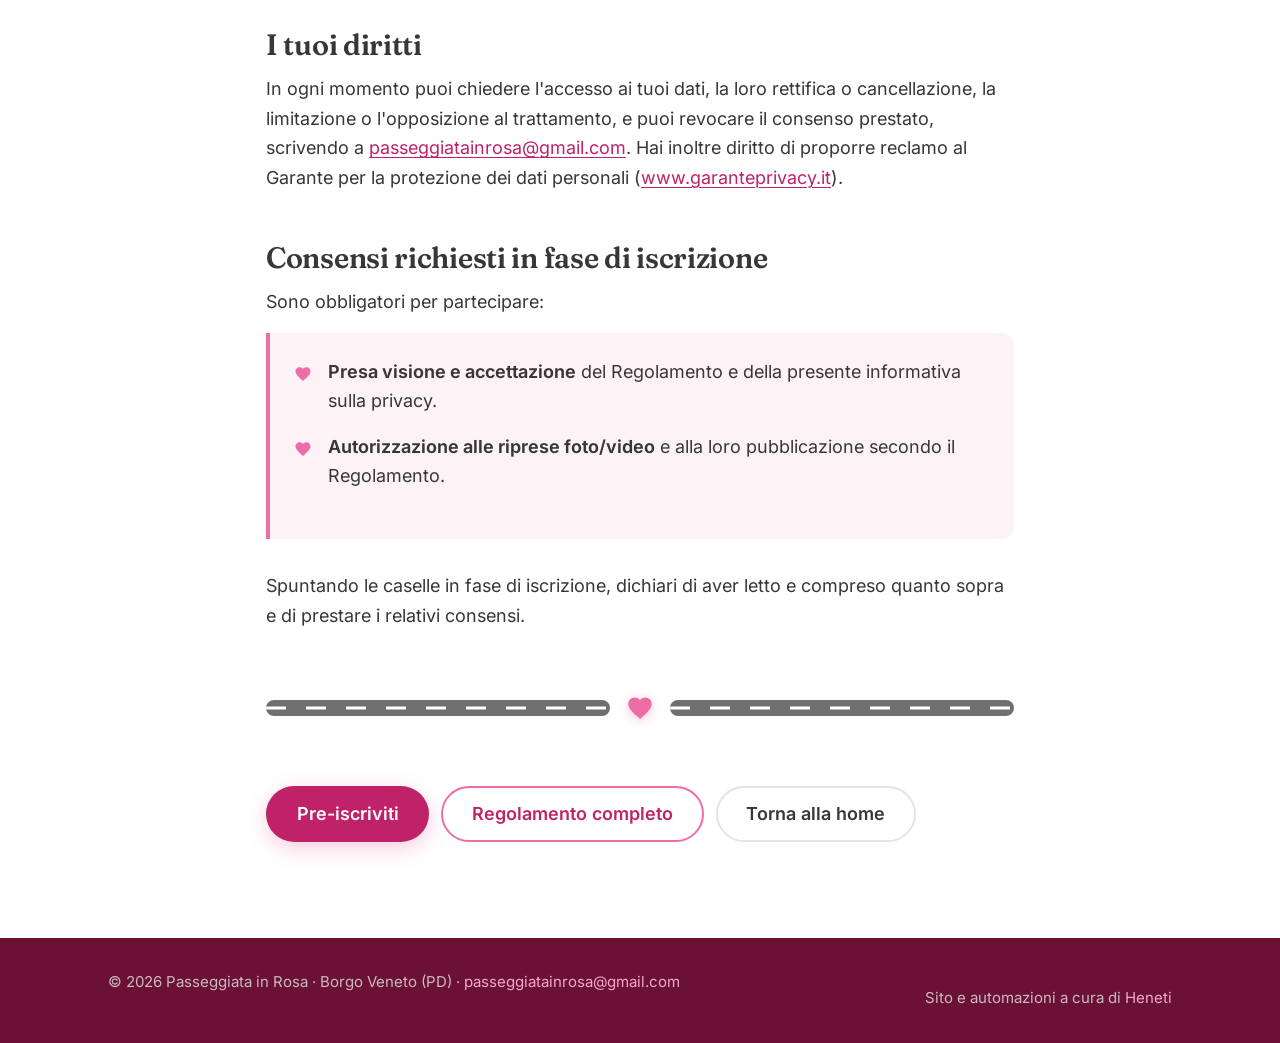
<file: privacy.html>
<!DOCTYPE html>
<html lang="it">
<head>
<meta charset="utf-8">
<meta name="viewport" content="width=device-width, initial-scale=1">
<title>Passeggiata in Rosa — Informativa privacy</title>
<meta name="description" content="Informativa sul trattamento dei dati personali per la pre-iscrizione alla Passeggiata in Rosa, ai sensi degli artt. 13-14 del Regolamento UE 2016/679.">
<link rel="canonical" href="https://passeggiatainrosa.it/privacy">
<link rel="icon" href="/favicon.ico" sizes="32x32">
<link rel="icon" type="image/svg+xml" href="/assets/img/favicon.svg">
<link rel="icon" type="image/png" sizes="32x32" href="/assets/img/favicon-32.png">
<link rel="icon" type="image/png" sizes="16x16" href="/assets/img/favicon-16.png">
<link rel="apple-touch-icon" href="/assets/img/apple-touch-icon.png">
<meta name="theme-color" content="#ed6ea7">
<link rel="stylesheet" href="/assets/css/base.css">
<link rel="stylesheet" href="/assets/css/site.css">
</head>
<body>

<a class="salta-al-contenuto" href="#contenuto">Salta al contenuto</a>

<svg width="0" height="0" style="position:absolute" aria-hidden="true" focusable="false">
  <symbol id="i-cuore" viewBox="0 0 24 24"><path d="M12 21.35l-1.45-1.32C5.4 15.36 2 12.28 2 8.5 2 5.42 4.42 3 7.5 3c1.74 0 3.41.81 4.5 2.09C13.09 3.81 14.76 3 16.5 3 19.58 3 22 5.42 22 8.5c0 3.78-3.4 6.86-8.55 11.54L12 21.35z"/></symbol>
</svg>

<header class="intestazione">
  <div class="contenitore">
    <a class="intestazione__logo" href="/" aria-label="Passeggiata in Rosa — home">
      <img src="/assets/img/logo-passeggiata-rosa.svg" alt="Passeggiata in Rosa" width="108" height="100">
    </a>
    <button class="menu-bottone" type="button" aria-expanded="false" aria-controls="menu-mobile" aria-label="Apri il menu">
      <span></span><span></span><span></span>
    </button>

    <div class="intestazione__azione">
      <a class="btn btn--primario btn--piccolo" href="/iscrizione.html">Pre-iscriviti</a>
    </div>
  </div>
</header>

<main id="contenuto" class="sezione">
  <div class="contenitore">
    <div class="testo-lungo">

      <p class="briciole"><a href="/">Home</a> › Informativa privacy</p>

      <p class="occhiello">Privacy</p>
      <h1>Informativa sulla privacy</h1>
      <p class="sommario" style="margin-bottom:var(--sp-6)">
        Ai sensi degli artt. 13-14 del Regolamento UE 2016/679 (GDPR).
      </p>

      <h2>Titolare del trattamento</h2>
      <p>
        Parrocchia di Santa Margherita d'Adige e NOI Associazione San Biagio APS.
        Per ogni richiesta relativa ai tuoi dati puoi scrivere a
        <a href="mailto:passeggiatainrosa@gmail.com">passeggiatainrosa@gmail.com</a>.
      </p>

      <h2>Quali dati raccogliamo</h2>
      <p>
        Al momento della pre-iscrizione raccogliamo, per ciascun partecipante:
        <strong>nome, cognome, data di nascita e sesso</strong>; il
        <strong>gruppo/squadra</strong> eventualmente indicato; e, per la
        persona che effettua l'iscrizione (capofila),
        <strong>nome, indirizzo email</strong> e, se fornito,
        <strong>numero di telefono</strong>.
      </p>

      <h2>Perché li trattiamo e su quale base giuridica</h2>
      <p>
        Trattiamo questi dati per gestire la tua pre-iscrizione e organizzare
        l'evento: assegnazione del gadget, gestione dei riconoscimenti
        (partecipante più giovane, più anziano, gruppo più numeroso) e invio
        dell'email di conferma con il codice di prenotazione. La base giuridica
        è il <strong>consenso</strong> dell'interessato e l'esecuzione di
        quanto da lui richiesto con l'iscrizione. Non vengono effettuate
        profilazioni né decisioni automatizzate.
      </p>

      <h2>Per quanto tempo li conserviamo</h2>
      <p>
        I dati delle iscrizioni sono conservati solo per il tempo necessario a
        organizzare e concludere l'evento e vengono
        <strong>cancellati entro 30 giorni dalla data della manifestazione</strong>.
      </p>

      <h2>A chi vengono comunicati</h2>
      <p>
        I dati anagrafici <strong>non vengono diffusi né ceduti a terzi</strong>
        per finalità commerciali. Sono gestiti tramite i servizi Google (Google
        Sheets e Google Apps Script), che agiscono come responsabili del
        trattamento, con conservazione su server nell'Unione Europea ove
        disponibile. Il ricavato economico dell'evento è devoluto allo IOV di
        Padova, ma <strong>allo IOV non vengono comunicati i dati personali</strong>
        dei partecipanti.
      </p>

      <h2>Immagini foto e video</h2>
      <p>
        Durante l'evento potranno essere effettuate riprese foto e video,
        diffuse sui canali dell'organizzazione secondo quanto previsto dal
        <a href="/regolamento.html">Regolamento</a>, che si accetta all'atto
        dell'iscrizione.
      </p>

      <h2>I tuoi diritti</h2>
      <p>
        In ogni momento puoi chiedere l'accesso ai tuoi dati, la loro rettifica
        o cancellazione, la limitazione o l'opposizione al trattamento, e puoi
        revocare il consenso prestato, scrivendo a
        <a href="mailto:passeggiatainrosa@gmail.com">passeggiatainrosa@gmail.com</a>.
        Hai inoltre diritto di proporre reclamo al Garante per la protezione dei
        dati personali (<a href="https://www.garanteprivacy.it" target="_blank" rel="noopener">www.garanteprivacy.it</a>).
      </p>

      <h2>Consensi richiesti in fase di iscrizione</h2>
      <p>Sono obbligatori per partecipare:</p>
      <div class="scheda-evidenza">
        <ul class="elenco-cuori">
          <li>
            <strong>Presa visione e accettazione</strong> del Regolamento e
            della presente informativa sulla privacy.
          </li>
          <li>
            <strong>Autorizzazione alle riprese foto/video</strong> e alla loro
            pubblicazione secondo il Regolamento.
          </li>
        </ul>
      </div>
      <p>
        Spuntando le caselle in fase di iscrizione, dichiari di aver letto e
        compreso quanto sopra e di prestare i relativi consensi.
      </p>

      <div class="strada-sep">
        <span class="strada"></span>
        <svg class="cuore" viewBox="0 0 24 24" width="28" height="28" fill="currentColor" aria-hidden="true"><use href="#i-cuore"/></svg>
        <span class="strada"></span>
      </div>

      <div style="display:flex;flex-wrap:wrap;gap:var(--sp-3);margin-top:var(--sp-6)">
        <a class="btn btn--primario" href="/iscrizione.html">Pre-iscriviti</a>
        <a class="btn btn--secondario" href="/regolamento.html">Regolamento completo</a>
        <a class="btn btn--fantasma" href="/">Torna alla home</a>
      </div>

    </div>
  </div>
</main>

<footer class="piede su-scuro" style="padding-block:var(--sp-6)">
  <div class="contenitore piede__firma" style="margin-top:0;padding-top:0;border-top:0">
    <p>© 2026 Passeggiata in Rosa · Borgo Veneto (PD) ·
      <a href="mailto:passeggiatainrosa@gmail.com">passeggiatainrosa@gmail.com</a></p>
    <p>Sito e automazioni a cura di <a href="https://heneti.it" target="_blank" rel="noopener">Heneti</a></p>
  </div>
</footer>

<!-- Navigazione mobile: overlay a tutta pagina, voci grandi e ben distanziate.
     Vive in menu.js ed e costruito su <dialog>, come la lightbox. -->
<dialog class="menu" id="menu-mobile" aria-label="Menu di navigazione">
  <div class="menu__testata">
    <img src="/assets/img/logo-passeggiata-rosa.svg" alt="Passeggiata in Rosa" width="48" height="45">
    <button class="menu__chiudi" type="button" aria-label="Chiudi il menu">&times;</button>
  </div>

  <nav aria-label="Sezioni del sito">
    <ul class="menu__voci">
        <li><a href="/#evento">Evento</a></li>
        <li><a href="/#info">Info pratiche</a></li>
        <li><a href="/#iscriversi">Come iscriversi</a></li>
        <li><a href="/#storia">La nostra storia</a></li>
        <li><a href="/sponsor.html">Sponsor</a></li>
    </ul>
  </nav>

  <div class="menu__piede">
    <a class="btn btn--primario btn--grande" href="/iscrizione.html">Pre-iscriviti</a>
    <p>Online entro il 12 settembre &middot; 8 &euro; a persona</p>
  </div>
</dialog>

<script src="/assets/js/menu.js" defer></script>

</body>
</html>
</file>
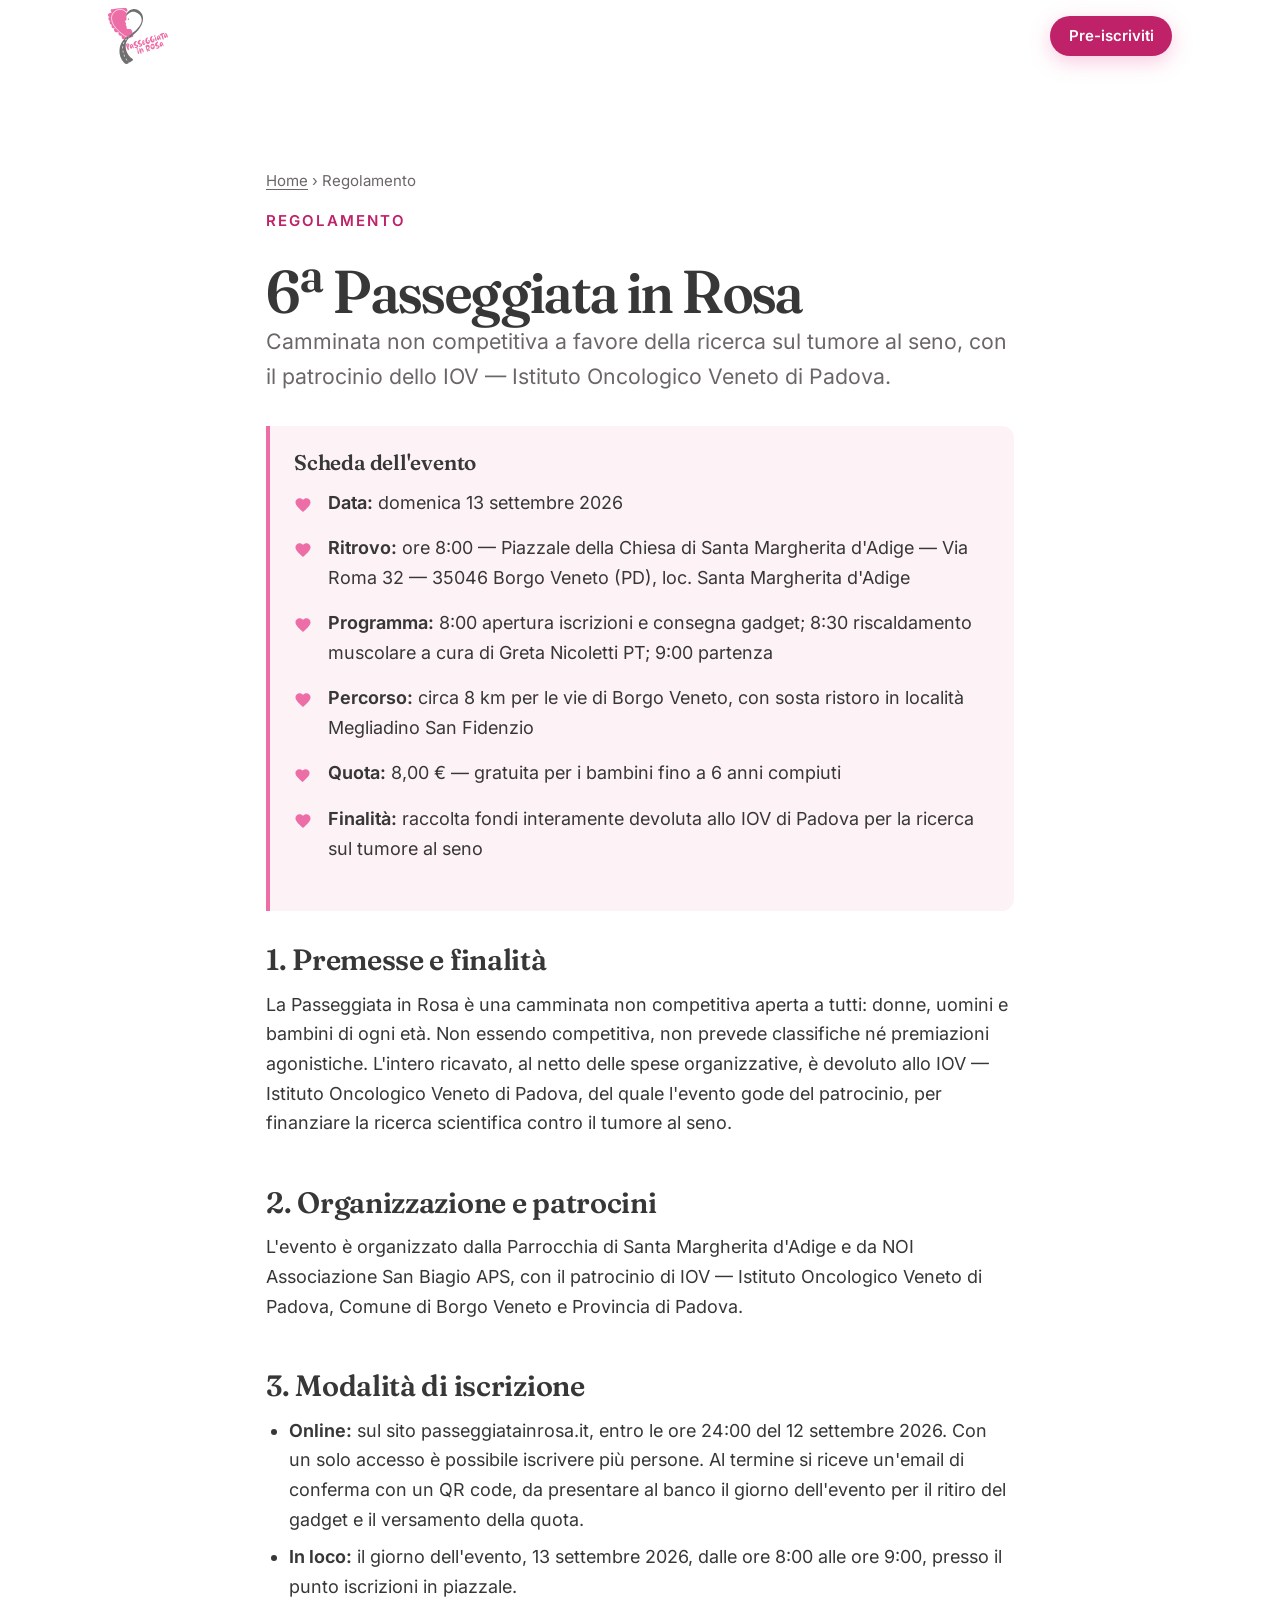
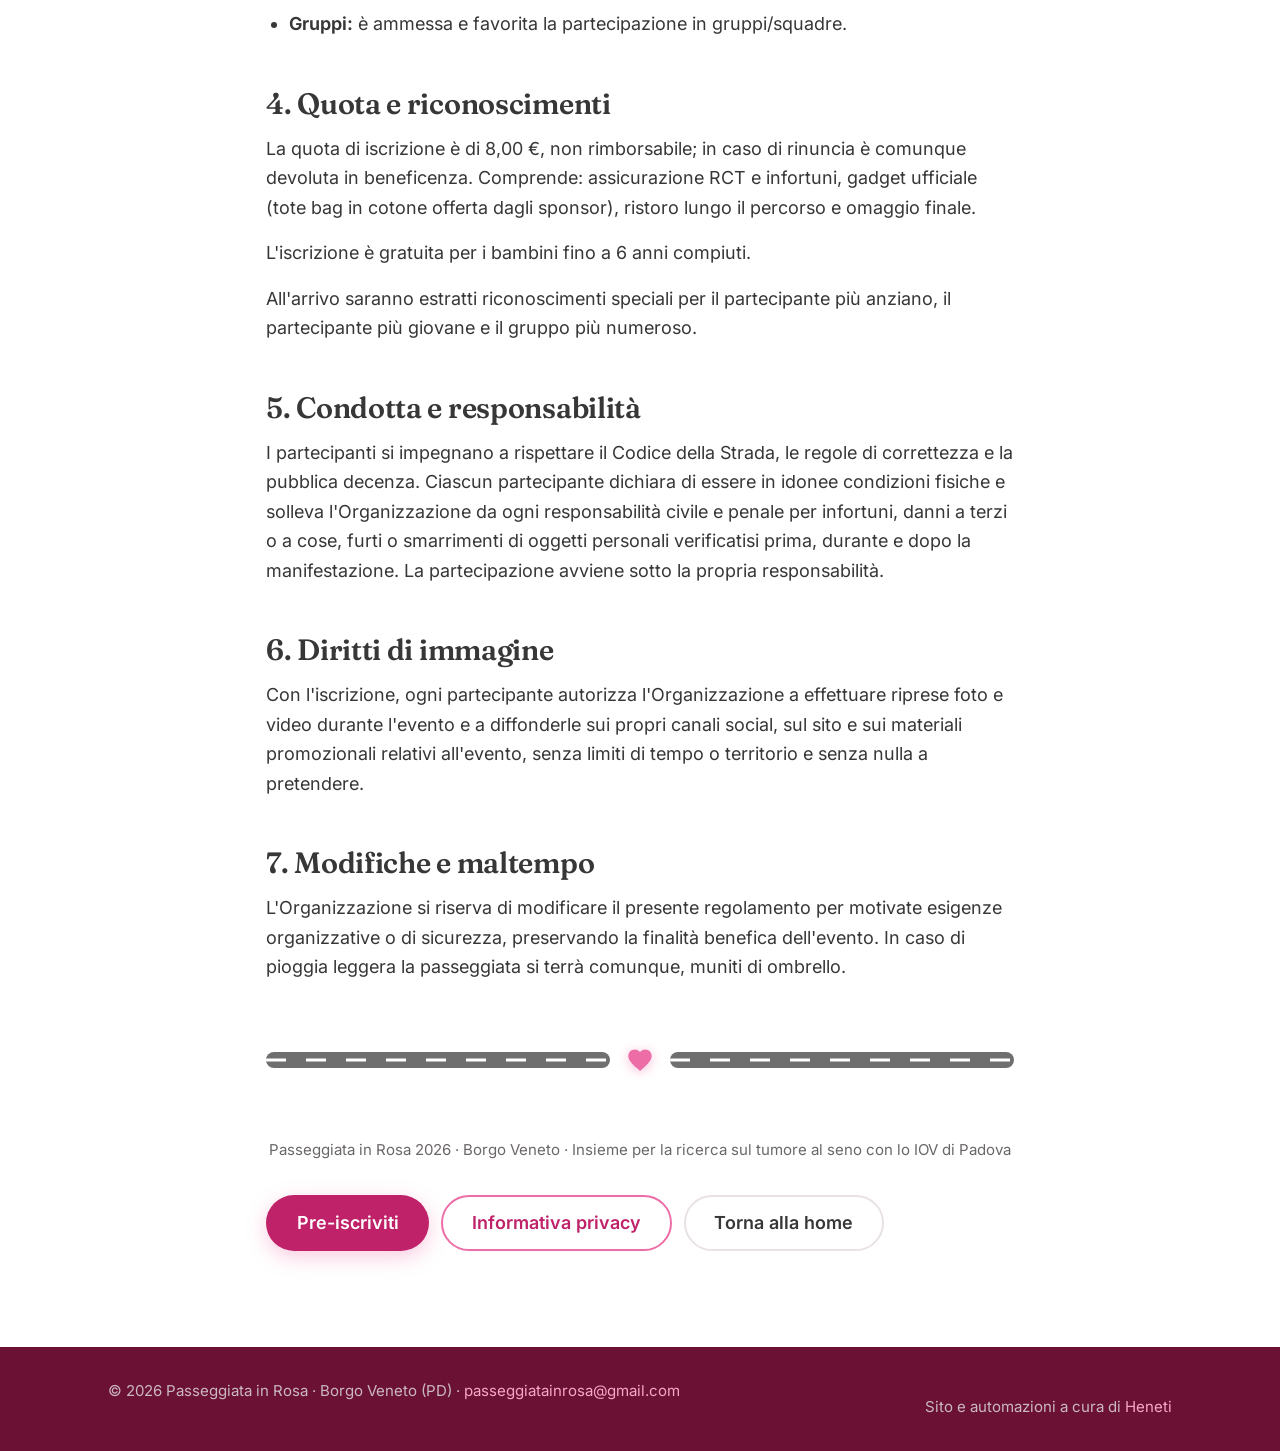
<file: regolamento.html>
<!DOCTYPE html>
<html lang="it">
<head>
<meta charset="utf-8">
<meta name="viewport" content="width=device-width, initial-scale=1">
<title>Passeggiata in Rosa — Regolamento</title>
<meta name="description" content="Regolamento completo della 6ª Passeggiata in Rosa: iscrizione, quota, condotta, responsabilità, diritti di immagine.">
<link rel="canonical" href="https://passeggiatainrosa.it/regolamento">
<link rel="icon" href="/favicon.ico" sizes="32x32">
<link rel="icon" type="image/svg+xml" href="/assets/img/favicon.svg">
<link rel="icon" type="image/png" sizes="32x32" href="/assets/img/favicon-32.png">
<link rel="icon" type="image/png" sizes="16x16" href="/assets/img/favicon-16.png">
<link rel="apple-touch-icon" href="/assets/img/apple-touch-icon.png">
<meta name="theme-color" content="#ed6ea7">
<link rel="stylesheet" href="/assets/css/base.css">
<link rel="stylesheet" href="/assets/css/site.css">
</head>
<body>

<a class="salta-al-contenuto" href="#contenuto">Salta al contenuto</a>

<svg width="0" height="0" style="position:absolute" aria-hidden="true" focusable="false">
  <symbol id="i-cuore" viewBox="0 0 24 24"><path d="M12 21.35l-1.45-1.32C5.4 15.36 2 12.28 2 8.5 2 5.42 4.42 3 7.5 3c1.74 0 3.41.81 4.5 2.09C13.09 3.81 14.76 3 16.5 3 19.58 3 22 5.42 22 8.5c0 3.78-3.4 6.86-8.55 11.54L12 21.35z"/></symbol>
</svg>

<header class="intestazione">
  <div class="contenitore">
    <a class="intestazione__logo" href="/" aria-label="Passeggiata in Rosa — home">
      <img src="/assets/img/logo-passeggiata-rosa.svg" alt="Passeggiata in Rosa" width="108" height="100">
    </a>
    <button class="menu-bottone" type="button" aria-expanded="false" aria-controls="menu-mobile" aria-label="Apri il menu">
      <span></span><span></span><span></span>
    </button>

    <div class="intestazione__azione">
      <a class="btn btn--primario btn--piccolo" href="/iscrizione.html">Pre-iscriviti</a>
    </div>
  </div>
</header>

<main id="contenuto" class="sezione">
  <div class="contenitore">
    <div class="testo-lungo">

      <p class="briciole"><a href="/">Home</a> › Regolamento</p>

      <p class="occhiello">Regolamento</p>
      <h1>6<sup>a</sup> Passeggiata in Rosa</h1>
      <p class="sommario" style="margin-bottom:var(--sp-6)">
        Camminata non competitiva a favore della ricerca sul tumore al seno,
        con il patrocinio dello IOV — Istituto Oncologico Veneto di Padova.
      </p>

      <div class="scheda-evidenza">
        <h2 style="margin-top:0;font-size:var(--t-lg)">Scheda dell'evento</h2>
        <ul class="elenco-cuori">
          <li><strong>Data:</strong> domenica 13 settembre 2026</li>
          <li><strong>Ritrovo:</strong> ore 8:00 — Piazzale della Chiesa di Santa Margherita d'Adige — Via Roma 32 — 35046 Borgo Veneto (PD), loc. Santa Margherita d'Adige</li>
          <li><strong>Programma:</strong> 8:00 apertura iscrizioni e consegna gadget; 8:30 riscaldamento muscolare a cura di Greta Nicoletti PT; 9:00 partenza</li>
          <li><strong>Percorso:</strong> circa 8 km per le vie di Borgo Veneto, con sosta ristoro in località Megliadino San Fidenzio</li>
          <li><strong>Quota:</strong> 8,00 € — gratuita per i bambini fino a 6 anni compiuti</li>
          <li><strong>Finalità:</strong> raccolta fondi interamente devoluta allo IOV di Padova per la ricerca sul tumore al seno</li>
        </ul>
      </div>

      <h2>1. Premesse e finalità</h2>
      <p>
        La Passeggiata in Rosa è una camminata non competitiva aperta a tutti:
        donne, uomini e bambini di ogni età. Non essendo competitiva, non
        prevede classifiche né premiazioni agonistiche. L'intero ricavato, al
        netto delle spese organizzative, è devoluto allo IOV — Istituto
        Oncologico Veneto di Padova, del quale l'evento gode del patrocinio,
        per finanziare la ricerca scientifica contro il tumore al seno.
      </p>

      <h2>2. Organizzazione e patrocini</h2>
      <p>
        L'evento è organizzato dalla Parrocchia di Santa Margherita d'Adige e
        da NOI Associazione San Biagio APS, con il patrocinio di IOV —
        Istituto Oncologico Veneto di Padova, Comune di Borgo Veneto e
        Provincia di Padova.
      </p>

      <h2>3. Modalità di iscrizione</h2>
      <ul>
        <li>
          <strong>Online:</strong> sul sito passeggiatainrosa.it, entro le ore
          24:00 del 12 settembre 2026. Con un solo accesso è possibile
          iscrivere più persone. Al termine si riceve un'email di conferma con
          un QR code, da presentare al banco il giorno dell'evento per il
          ritiro del gadget e il versamento della quota.
        </li>
        <li>
          <strong>In loco:</strong> il giorno dell'evento, 13 settembre 2026,
          dalle ore 8:00 alle ore 9:00, presso il punto iscrizioni in piazzale.
        </li>
        <li>
          <strong>Gruppi:</strong> è ammessa e favorita la partecipazione in
          gruppi/squadre.
        </li>
      </ul>

      <h2>4. Quota e riconoscimenti</h2>
      <p>
        La quota di iscrizione è di 8,00 €, non rimborsabile; in caso di
        rinuncia è comunque devoluta in beneficenza. Comprende: assicurazione
        RCT e infortuni, gadget ufficiale (tote bag in cotone offerta dagli
        sponsor), ristoro lungo il percorso e omaggio finale.
      </p>
      <p>L'iscrizione è gratuita per i bambini fino a 6 anni compiuti.</p>
      <p>
        All'arrivo saranno estratti riconoscimenti speciali per il partecipante
        più anziano, il partecipante più giovane e il gruppo più numeroso.
      </p>

      <h2>5. Condotta e responsabilità</h2>
      <p>
        I partecipanti si impegnano a rispettare il Codice della Strada, le
        regole di correttezza e la pubblica decenza. Ciascun partecipante
        dichiara di essere in idonee condizioni fisiche e solleva
        l'Organizzazione da ogni responsabilità civile e penale per infortuni,
        danni a terzi o a cose, furti o smarrimenti di oggetti personali
        verificatisi prima, durante e dopo la manifestazione. La partecipazione
        avviene sotto la propria responsabilità.
      </p>

      <h2>6. Diritti di immagine</h2>
      <p>
        Con l'iscrizione, ogni partecipante autorizza l'Organizzazione a
        effettuare riprese foto e video durante l'evento e a diffonderle sui
        propri canali social, sul sito e sui materiali promozionali relativi
        all'evento, senza limiti di tempo o territorio e senza nulla a
        pretendere.
      </p>

      <h2>7. Modifiche e maltempo</h2>
      <p>
        L'Organizzazione si riserva di modificare il presente regolamento per
        motivate esigenze organizzative o di sicurezza, preservando la finalità
        benefica dell'evento. In caso di pioggia leggera la passeggiata si
        terrà comunque, muniti di ombrello.
      </p>

      <div class="strada-sep">
        <span class="strada"></span>
        <svg class="cuore" viewBox="0 0 24 24" width="28" height="28" fill="currentColor" aria-hidden="true"><use href="#i-cuore"/></svg>
        <span class="strada"></span>
      </div>

      <p class="piccolo tenue" style="text-align:center">
        Passeggiata in Rosa 2026 · Borgo Veneto · Insieme per la ricerca sul
        tumore al seno con lo IOV di Padova
      </p>

      <div style="display:flex;flex-wrap:wrap;gap:var(--sp-3);margin-top:var(--sp-6)">
        <a class="btn btn--primario" href="/iscrizione.html">Pre-iscriviti</a>
        <a class="btn btn--secondario" href="/privacy.html">Informativa privacy</a>
        <a class="btn btn--fantasma" href="/">Torna alla home</a>
      </div>

    </div>
  </div>
</main>

<footer class="piede su-scuro" style="padding-block:var(--sp-6)">
  <div class="contenitore piede__firma" style="margin-top:0;padding-top:0;border-top:0">
    <p>© 2026 Passeggiata in Rosa · Borgo Veneto (PD) ·
      <a href="mailto:passeggiatainrosa@gmail.com">passeggiatainrosa@gmail.com</a></p>
    <p>Sito e automazioni a cura di <a href="https://heneti.it" target="_blank" rel="noopener">Heneti</a></p>
  </div>
</footer>

<!-- Navigazione mobile: overlay a tutta pagina, voci grandi e ben distanziate.
     Vive in menu.js ed e costruito su <dialog>, come la lightbox. -->
<dialog class="menu" id="menu-mobile" aria-label="Menu di navigazione">
  <div class="menu__testata">
    <img src="/assets/img/logo-passeggiata-rosa.svg" alt="Passeggiata in Rosa" width="48" height="45">
    <button class="menu__chiudi" type="button" aria-label="Chiudi il menu">&times;</button>
  </div>

  <nav aria-label="Sezioni del sito">
    <ul class="menu__voci">
        <li><a href="/#evento">Evento</a></li>
        <li><a href="/#info">Info pratiche</a></li>
        <li><a href="/#iscriversi">Come iscriversi</a></li>
        <li><a href="/#storia">La nostra storia</a></li>
        <li><a href="/sponsor.html">Sponsor</a></li>
    </ul>
  </nav>

  <div class="menu__piede">
    <a class="btn btn--primario btn--grande" href="/iscrizione.html">Pre-iscriviti</a>
    <p>Online entro il 12 settembre &middot; 8 &euro; a persona</p>
  </div>
</dialog>

<script src="/assets/js/menu.js" defer></script>

</body>
</html>
</file>
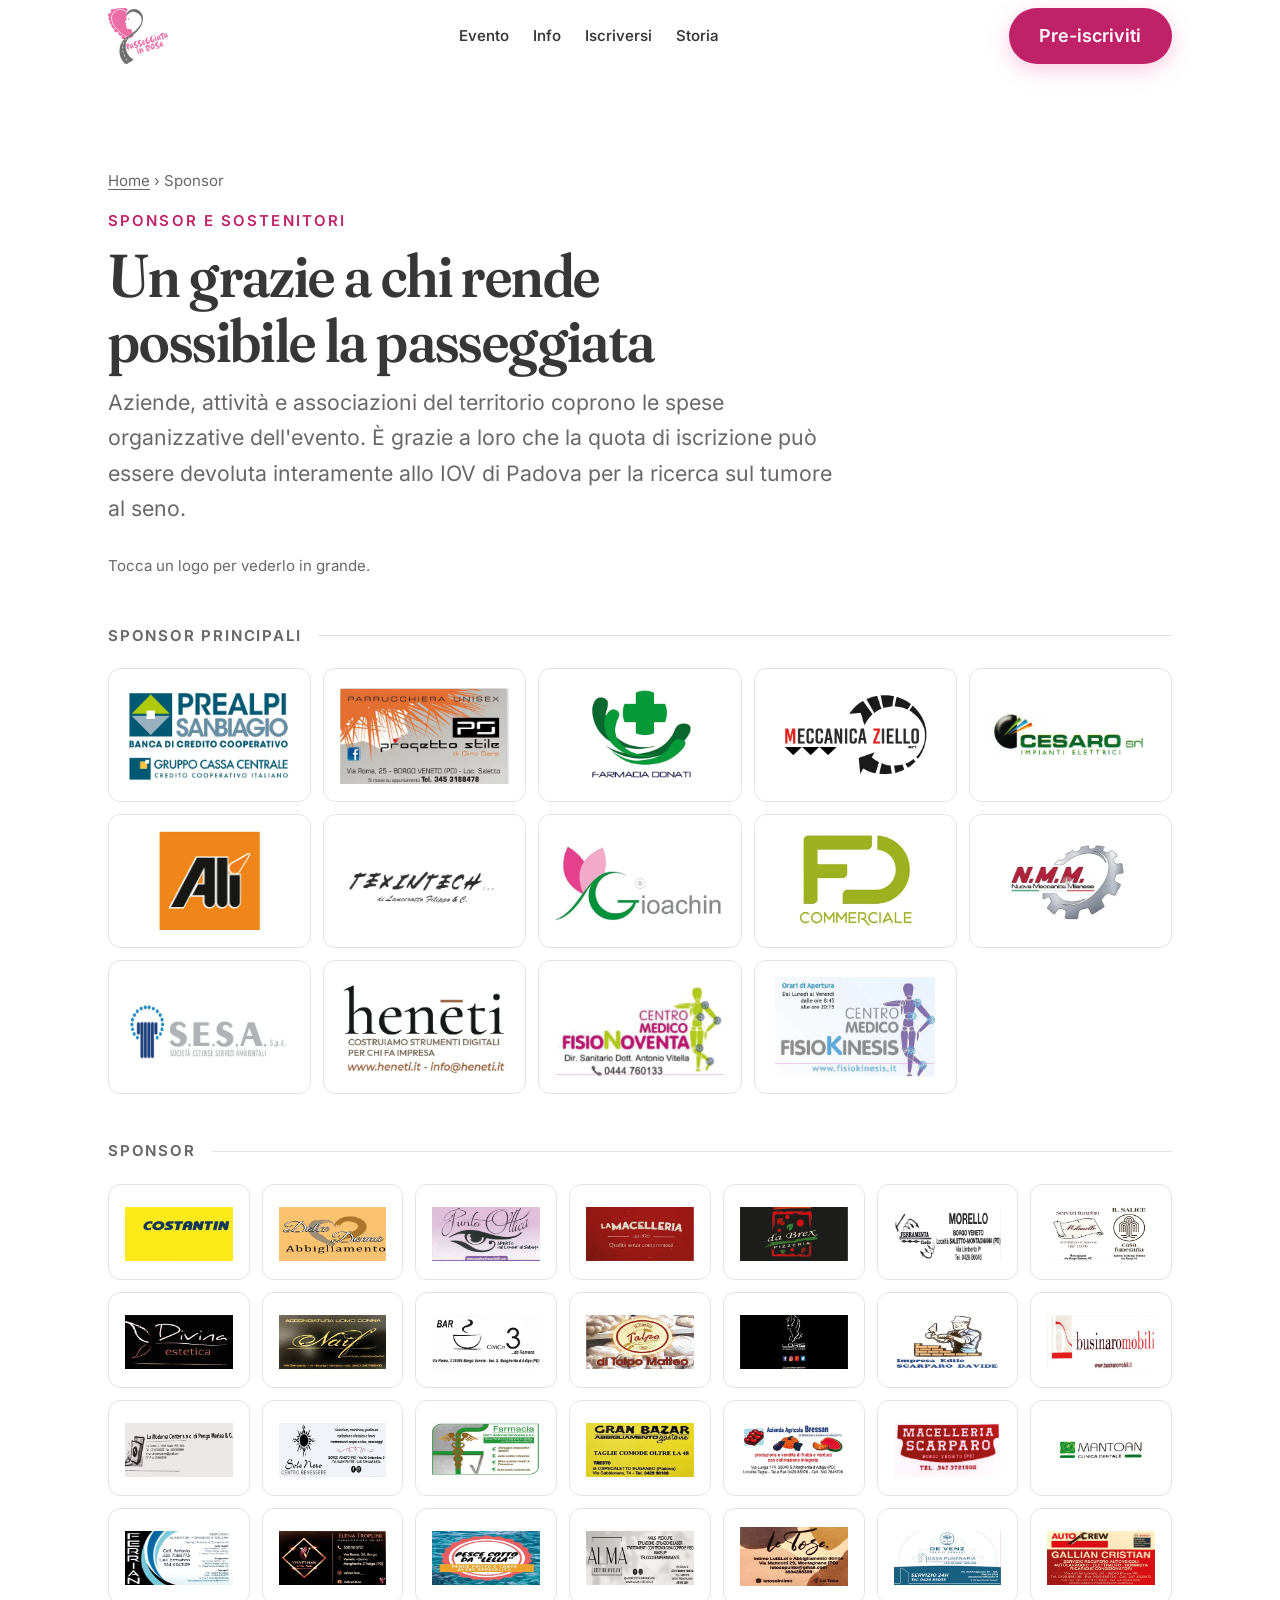
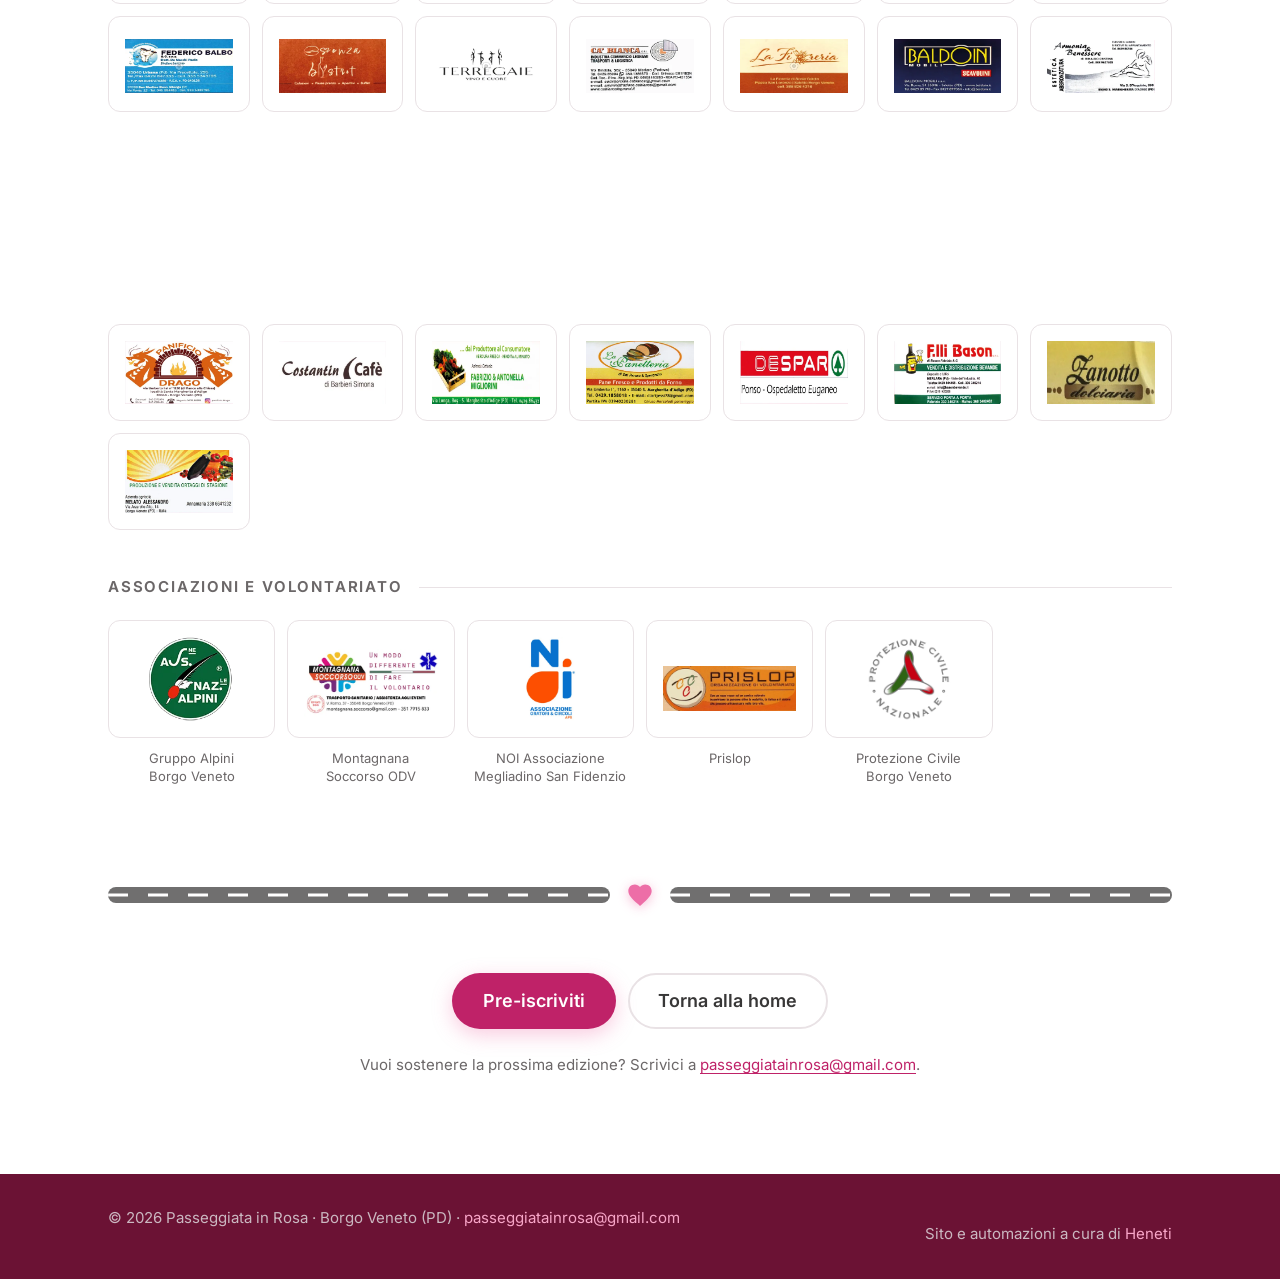
<file: sponsor.html>
<!DOCTYPE html>
<html lang="it">
<head>
<meta charset="utf-8">
<meta name="viewport" content="width=device-width, initial-scale=1, viewport-fit=cover">
<title>Passeggiata in Rosa — Sponsor e sostenitori</title>
<meta name="description" content="Le aziende e le associazioni che sostengono la 6ª Passeggiata in Rosa di Borgo Veneto: grazie a loro la quota di iscrizione va tutta alla ricerca sul tumore al seno.">
<link rel="canonical" href="https://passeggiatainrosa.it/sponsor">

<link rel="icon" href="/favicon.ico" sizes="32x32">
<link rel="icon" type="image/svg+xml" href="/assets/img/favicon.svg">
<link rel="icon" type="image/png" sizes="32x32" href="/assets/img/favicon-32.png">
<link rel="icon" type="image/png" sizes="16x16" href="/assets/img/favicon-16.png">
<link rel="apple-touch-icon" href="/assets/img/apple-touch-icon.png">
<meta name="theme-color" content="#ed6ea7">

<link rel="preload" as="font" type="font/woff2" href="/assets/fonts/inter-latin-variable.woff2" crossorigin>
<link rel="stylesheet" href="/assets/css/base.css">
<link rel="stylesheet" href="/assets/css/site.css">
</head>
<body>

<a class="salta-al-contenuto" href="#contenuto">Salta al contenuto</a>

<svg width="0" height="0" style="position:absolute" aria-hidden="true" focusable="false">
  <symbol id="i-cuore" viewBox="0 0 24 24"><path d="M12 21.35l-1.45-1.32C5.4 15.36 2 12.28 2 8.5 2 5.42 4.42 3 7.5 3c1.74 0 3.41.81 4.5 2.09C13.09 3.81 14.76 3 16.5 3 19.58 3 22 5.42 22 8.5c0 3.78-3.4 6.86-8.55 11.54L12 21.35z"/></symbol>
</svg>

<header class="intestazione">
  <div class="contenitore">
    <a class="intestazione__logo" href="/" aria-label="Passeggiata in Rosa — home">
      <img src="/assets/img/logo-passeggiata-rosa.svg" alt="Passeggiata in Rosa" width="92" height="85">
    </a>
    <nav class="navigazione" aria-label="Sezioni del sito">
      <ul>
        <li><a href="/#evento">Evento</a></li>
        <li><a href="/#info">Info</a></li>
        <li><a href="/#iscriversi">Iscriversi</a></li>
        <li><a href="/#storia">Storia</a></li>
      </ul>
    </nav>

    <button class="menu-bottone" type="button" aria-expanded="false" aria-controls="menu-mobile" aria-label="Apri il menu">
      <span></span><span></span><span></span>
    </button>

    <div class="intestazione__azione">
      <a class="btn btn--primario" href="/iscrizione.html">Pre-iscriviti</a>
    </div>
  </div>
</header>

<main id="contenuto" class="sezione">
  <div class="contenitore">

    <p class="briciole"><a href="/">Home</a> › Sponsor</p>

    <div class="sezione__intestazione" data-rivela="0">
      <p class="occhiello">Sponsor e sostenitori</p>
      <h1>Un grazie a chi rende possibile la passeggiata</h1>
      <p class="sommario">
        Aziende, attività e associazioni del territorio coprono le spese
        organizzative dell'evento. È grazie a loro che la quota di iscrizione
        può essere devoluta interamente allo IOV di Padova per la ricerca sul
        tumore al seno.
      </p>
      <p class="piccolo tenue">Tocca un logo per vederlo in grande.</p>
    </div>

    <div class="livello-sponsor">
      <h2 class="livello-sponsor__titolo" data-rivela="0">Sponsor principali</h2>
      <div class="griglia-sponsor griglia-sponsor--main">
        <a class="tessera-sponsor" href="/assets/sponsor/main/0.jpg" data-lente data-sorgente="sponsor/main/0.png" data-rivela="1">
          <picture>
            <source type="image/webp" srcset="/assets/sponsor/main/0.webp">
            <img src="/assets/sponsor/main/0.jpg" alt="Sponsor" loading="lazy" decoding="async" width="440" height="257">
          </picture>
        </a>
        <a class="tessera-sponsor" href="/assets/sponsor/main/1.jpg" data-lente data-sorgente="sponsor/main/1.png" data-rivela="2">
          <picture>
            <source type="image/webp" srcset="/assets/sponsor/main/1.webp">
            <img src="/assets/sponsor/main/1.jpg" alt="Sponsor" loading="lazy" decoding="async" width="440" height="251">
          </picture>
        </a>
        <a class="tessera-sponsor" href="/assets/sponsor/main/2.jpg" data-lente data-sorgente="sponsor/main/2.png" data-rivela="3">
          <picture>
            <source type="image/webp" srcset="/assets/sponsor/main/2.webp">
            <img src="/assets/sponsor/main/2.jpg" alt="Sponsor" loading="lazy" decoding="async" width="440" height="288">
          </picture>
        </a>
        <a class="tessera-sponsor" href="/assets/sponsor/main/3.jpg" data-lente data-sorgente="sponsor/main/3.png" data-rivela="4">
          <picture>
            <source type="image/webp" srcset="/assets/sponsor/main/3.webp">
            <img src="/assets/sponsor/main/3.jpg" alt="Sponsor" loading="lazy" decoding="async" width="440" height="293">
          </picture>
        </a>
        <a class="tessera-sponsor" href="/assets/sponsor/main/4.jpg" data-lente data-sorgente="sponsor/main/4.png" data-rivela="5">
          <picture>
            <source type="image/webp" srcset="/assets/sponsor/main/4.webp">
            <img src="/assets/sponsor/main/4.jpg" alt="Sponsor" loading="lazy" decoding="async" width="440" height="226">
          </picture>
        </a>
        <a class="tessera-sponsor" href="/assets/sponsor/main/5.jpg" data-lente data-sorgente="sponsor/main/5.png" data-rivela="6">
          <picture>
            <source type="image/webp" srcset="/assets/sponsor/main/5.webp">
            <img src="/assets/sponsor/main/5.jpg" alt="Sponsor" loading="lazy" decoding="async" width="440" height="432">
          </picture>
        </a>
        <a class="tessera-sponsor" href="/assets/sponsor/main/6.jpg" data-lente data-sorgente="sponsor/main/6.png" data-rivela="7">
          <picture>
            <source type="image/webp" srcset="/assets/sponsor/main/6.webp">
            <img src="/assets/sponsor/main/6.jpg" alt="Sponsor" loading="lazy" decoding="async" width="440" height="181">
          </picture>
        </a>
        <a class="tessera-sponsor" href="/assets/sponsor/main/7.jpg" data-lente data-sorgente="sponsor/main/7.png" data-rivela="8">
          <picture>
            <source type="image/webp" srcset="/assets/sponsor/main/7.webp">
            <img src="/assets/sponsor/main/7.jpg" alt="Sponsor" loading="lazy" decoding="async" width="440" height="247">
          </picture>
        </a>
        <a class="tessera-sponsor" href="/assets/sponsor/main/8.jpg" data-lente data-sorgente="sponsor/main/8.png" data-rivela="8">
          <picture>
            <source type="image/webp" srcset="/assets/sponsor/main/8.webp">
            <img src="/assets/sponsor/main/8.jpg" alt="Sponsor" loading="lazy" decoding="async" width="440" height="352">
          </picture>
        </a>
        <a class="tessera-sponsor" href="/assets/sponsor/main/9.jpg" data-lente data-sorgente="sponsor/main/9.png" data-rivela="8">
          <picture>
            <source type="image/webp" srcset="/assets/sponsor/main/9.webp">
            <img src="/assets/sponsor/main/9.jpg" alt="Sponsor" loading="lazy" decoding="async" width="440" height="262">
          </picture>
        </a>
        <a class="tessera-sponsor" href="/assets/sponsor/main/10.jpg" data-lente data-sorgente="sponsor/main/10.png" data-rivela="8">
          <picture>
            <source type="image/webp" srcset="/assets/sponsor/main/10.webp">
            <img src="/assets/sponsor/main/10.jpg" alt="Sponsor" loading="lazy" decoding="async" width="440" height="180">
          </picture>
        </a>
        <a class="tessera-sponsor" href="/assets/sponsor/main/11.jpg" data-lente data-sorgente="sponsor/main/11.png" data-rivela="8">
          <picture>
            <source type="image/webp" srcset="/assets/sponsor/main/11.webp">
            <img src="/assets/sponsor/main/11.jpg" alt="Sponsor" loading="lazy" decoding="async" width="440" height="243">
          </picture>
        </a>
        <a class="tessera-sponsor" href="/assets/sponsor/main/12.jpg" data-lente data-sorgente="sponsor/main/12.png" data-rivela="8">
          <picture>
            <source type="image/webp" srcset="/assets/sponsor/main/12.webp">
            <img src="/assets/sponsor/main/12.jpg" alt="Sponsor" loading="lazy" decoding="async" width="440" height="260">
          </picture>
        </a>
        <a class="tessera-sponsor" href="/assets/sponsor/main/13.jpg" data-lente data-sorgente="sponsor/main/13.png" data-rivela="8">
          <picture>
            <source type="image/webp" srcset="/assets/sponsor/main/13.webp">
            <img src="/assets/sponsor/main/13.jpg" alt="Sponsor" loading="lazy" decoding="async" width="440" height="274">
          </picture>
        </a>
      </div>
    </div>

    <div class="livello-sponsor">
      <h2 class="livello-sponsor__titolo" data-rivela="0">Sponsor</h2>
      <div class="griglia-sponsor">
        <a class="tessera-sponsor" href="/assets/sponsor/normali/1.jpg" data-lente data-sorgente="sponsor/normali/1.png" data-rivela="1">
          <picture>
            <source type="image/webp" srcset="/assets/sponsor/normali/1.webp">
            <img src="/assets/sponsor/normali/1.jpg" alt="Sponsor" loading="lazy" decoding="async" width="340" height="172">
          </picture>
        </a>
        <a class="tessera-sponsor" href="/assets/sponsor/normali/2.jpg" data-lente data-sorgente="sponsor/normali/2.png" data-rivela="2">
          <picture>
            <source type="image/webp" srcset="/assets/sponsor/normali/2.webp">
            <img src="/assets/sponsor/normali/2.jpg" alt="Sponsor" loading="lazy" decoding="async" width="340" height="169">
          </picture>
        </a>
        <a class="tessera-sponsor" href="/assets/sponsor/normali/3.jpg" data-lente data-sorgente="sponsor/normali/3.png" data-rivela="3">
          <picture>
            <source type="image/webp" srcset="/assets/sponsor/normali/3.webp">
            <img src="/assets/sponsor/normali/3.jpg" alt="Sponsor" loading="lazy" decoding="async" width="340" height="170">
          </picture>
        </a>
        <a class="tessera-sponsor" href="/assets/sponsor/normali/4.jpg" data-lente data-sorgente="sponsor/normali/4.png" data-rivela="4">
          <picture>
            <source type="image/webp" srcset="/assets/sponsor/normali/4.webp">
            <img src="/assets/sponsor/normali/4.jpg" alt="Sponsor" loading="lazy" decoding="async" width="340" height="170">
          </picture>
        </a>
        <a class="tessera-sponsor" href="/assets/sponsor/normali/5.jpg" data-lente data-sorgente="sponsor/normali/5.png" data-rivela="5">
          <picture>
            <source type="image/webp" srcset="/assets/sponsor/normali/5.webp">
            <img src="/assets/sponsor/normali/5.jpg" alt="Sponsor" loading="lazy" decoding="async" width="340" height="169">
          </picture>
        </a>
        <a class="tessera-sponsor" href="/assets/sponsor/normali/6.jpg" data-lente data-sorgente="sponsor/normali/6.png" data-rivela="6">
          <picture>
            <source type="image/webp" srcset="/assets/sponsor/normali/6.webp">
            <img src="/assets/sponsor/normali/6.jpg" alt="Sponsor" loading="lazy" decoding="async" width="340" height="170">
          </picture>
        </a>
        <a class="tessera-sponsor" href="/assets/sponsor/normali/7.jpg" data-lente data-sorgente="sponsor/normali/7.png" data-rivela="7">
          <picture>
            <source type="image/webp" srcset="/assets/sponsor/normali/7.webp">
            <img src="/assets/sponsor/normali/7.jpg" alt="Sponsor" loading="lazy" decoding="async" width="340" height="171">
          </picture>
        </a>
        <a class="tessera-sponsor" href="/assets/sponsor/normali/8.jpg" data-lente data-sorgente="sponsor/normali/8.png" data-rivela="8">
          <picture>
            <source type="image/webp" srcset="/assets/sponsor/normali/8.webp">
            <img src="/assets/sponsor/normali/8.jpg" alt="Sponsor" loading="lazy" decoding="async" width="340" height="171">
          </picture>
        </a>
        <a class="tessera-sponsor" href="/assets/sponsor/normali/9.jpg" data-lente data-sorgente="sponsor/normali/9.png" data-rivela="8">
          <picture>
            <source type="image/webp" srcset="/assets/sponsor/normali/9.webp">
            <img src="/assets/sponsor/normali/9.jpg" alt="Sponsor" loading="lazy" decoding="async" width="340" height="171">
          </picture>
        </a>
        <a class="tessera-sponsor" href="/assets/sponsor/normali/10.jpg" data-lente data-sorgente="sponsor/normali/10.png" data-rivela="8">
          <picture>
            <source type="image/webp" srcset="/assets/sponsor/normali/10.webp">
            <img src="/assets/sponsor/normali/10.jpg" alt="Sponsor" loading="lazy" decoding="async" width="340" height="165">
          </picture>
        </a>
        <a class="tessera-sponsor" href="/assets/sponsor/normali/11.jpg" data-lente data-sorgente="sponsor/normali/11.png" data-rivela="8">
          <picture>
            <source type="image/webp" srcset="/assets/sponsor/normali/11.webp">
            <img src="/assets/sponsor/normali/11.jpg" alt="Sponsor" loading="lazy" decoding="async" width="340" height="170">
          </picture>
        </a>
        <a class="tessera-sponsor" href="/assets/sponsor/normali/12.jpg" data-lente data-sorgente="sponsor/normali/12.png" data-rivela="8">
          <picture>
            <source type="image/webp" srcset="/assets/sponsor/normali/12.webp">
            <img src="/assets/sponsor/normali/12.jpg" alt="Sponsor" loading="lazy" decoding="async" width="340" height="170">
          </picture>
        </a>
        <a class="tessera-sponsor" href="/assets/sponsor/normali/13.jpg" data-lente data-sorgente="sponsor/normali/13.png" data-rivela="8">
          <picture>
            <source type="image/webp" srcset="/assets/sponsor/normali/13.webp">
            <img src="/assets/sponsor/normali/13.jpg" alt="Sponsor" loading="lazy" decoding="async" width="340" height="170">
          </picture>
        </a>
        <a class="tessera-sponsor" href="/assets/sponsor/normali/14.jpg" data-lente data-sorgente="sponsor/normali/14.png" data-rivela="8">
          <picture>
            <source type="image/webp" srcset="/assets/sponsor/normali/14.webp">
            <img src="/assets/sponsor/normali/14.jpg" alt="Sponsor" loading="lazy" decoding="async" width="340" height="171">
          </picture>
        </a>
        <a class="tessera-sponsor" href="/assets/sponsor/normali/15.jpg" data-lente data-sorgente="sponsor/normali/15.png" data-rivela="8">
          <picture>
            <source type="image/webp" srcset="/assets/sponsor/normali/15.webp">
            <img src="/assets/sponsor/normali/15.jpg" alt="Sponsor" loading="lazy" decoding="async" width="340" height="169">
          </picture>
        </a>
        <a class="tessera-sponsor" href="/assets/sponsor/normali/16.jpg" data-lente data-sorgente="sponsor/normali/16.png" data-rivela="8">
          <picture>
            <source type="image/webp" srcset="/assets/sponsor/normali/16.webp">
            <img src="/assets/sponsor/normali/16.jpg" alt="Sponsor" loading="lazy" decoding="async" width="340" height="171">
          </picture>
        </a>
        <a class="tessera-sponsor" href="/assets/sponsor/normali/17.jpg" data-lente data-sorgente="sponsor/normali/17.png" data-rivela="8">
          <picture>
            <source type="image/webp" srcset="/assets/sponsor/normali/17.webp">
            <img src="/assets/sponsor/normali/17.jpg" alt="Sponsor" loading="lazy" decoding="async" width="340" height="170">
          </picture>
        </a>
        <a class="tessera-sponsor" href="/assets/sponsor/normali/18.jpg" data-lente data-sorgente="sponsor/normali/18.png" data-rivela="8">
          <picture>
            <source type="image/webp" srcset="/assets/sponsor/normali/18.webp">
            <img src="/assets/sponsor/normali/18.jpg" alt="Sponsor" loading="lazy" decoding="async" width="340" height="170">
          </picture>
        </a>
        <a class="tessera-sponsor" href="/assets/sponsor/normali/19.jpg" data-lente data-sorgente="sponsor/normali/19.png" data-rivela="8">
          <picture>
            <source type="image/webp" srcset="/assets/sponsor/normali/19.webp">
            <img src="/assets/sponsor/normali/19.jpg" alt="Sponsor" loading="lazy" decoding="async" width="340" height="170">
          </picture>
        </a>
        <a class="tessera-sponsor" href="/assets/sponsor/normali/20.jpg" data-lente data-sorgente="sponsor/normali/20.png" data-rivela="8">
          <picture>
            <source type="image/webp" srcset="/assets/sponsor/normali/20.webp">
            <img src="/assets/sponsor/normali/20.jpg" alt="Sponsor" loading="lazy" decoding="async" width="340" height="170">
          </picture>
        </a>
        <a class="tessera-sponsor" href="/assets/sponsor/normali/21.jpg" data-lente data-sorgente="sponsor/normali/21.png" data-rivela="8">
          <picture>
            <source type="image/webp" srcset="/assets/sponsor/normali/21.webp">
            <img src="/assets/sponsor/normali/21.jpg" alt="Sponsor" loading="lazy" decoding="async" width="340" height="168">
          </picture>
        </a>
        <a class="tessera-sponsor" href="/assets/sponsor/normali/22.jpg" data-lente data-sorgente="sponsor/normali/22.png" data-rivela="8">
          <picture>
            <source type="image/webp" srcset="/assets/sponsor/normali/22.webp">
            <img src="/assets/sponsor/normali/22.jpg" alt="Sponsor" loading="lazy" decoding="async" width="340" height="171">
          </picture>
        </a>
        <a class="tessera-sponsor" href="/assets/sponsor/normali/23.jpg" data-lente data-sorgente="sponsor/normali/23.png" data-rivela="8">
          <picture>
            <source type="image/webp" srcset="/assets/sponsor/normali/23.webp">
            <img src="/assets/sponsor/normali/23.jpg" alt="Sponsor" loading="lazy" decoding="async" width="340" height="171">
          </picture>
        </a>
        <a class="tessera-sponsor" href="/assets/sponsor/normali/24.jpg" data-lente data-sorgente="sponsor/normali/24.png" data-rivela="8">
          <picture>
            <source type="image/webp" srcset="/assets/sponsor/normali/24.webp">
            <img src="/assets/sponsor/normali/24.jpg" alt="Sponsor" loading="lazy" decoding="async" width="340" height="171">
          </picture>
        </a>
        <a class="tessera-sponsor" href="/assets/sponsor/normali/25.jpg" data-lente data-sorgente="sponsor/normali/25.png" data-rivela="8">
          <picture>
            <source type="image/webp" srcset="/assets/sponsor/normali/25.webp">
            <img src="/assets/sponsor/normali/25.jpg" alt="Sponsor" loading="lazy" decoding="async" width="340" height="171">
          </picture>
        </a>
        <a class="tessera-sponsor" href="/assets/sponsor/normali/26.jpg" data-lente data-sorgente="sponsor/normali/26.png" data-rivela="8">
          <picture>
            <source type="image/webp" srcset="/assets/sponsor/normali/26.webp">
            <img src="/assets/sponsor/normali/26.jpg" alt="Sponsor" loading="lazy" decoding="async" width="340" height="185">
          </picture>
        </a>
        <a class="tessera-sponsor" href="/assets/sponsor/normali/27.jpg" data-lente data-sorgente="sponsor/normali/27.png" data-rivela="8">
          <picture>
            <source type="image/webp" srcset="/assets/sponsor/normali/27.webp">
            <img src="/assets/sponsor/normali/27.jpg" alt="Sponsor" loading="lazy" decoding="async" width="340" height="170">
          </picture>
        </a>
        <a class="tessera-sponsor" href="/assets/sponsor/normali/28.jpg" data-lente data-sorgente="sponsor/normali/28.png" data-rivela="8">
          <picture>
            <source type="image/webp" srcset="/assets/sponsor/normali/28.webp">
            <img src="/assets/sponsor/normali/28.jpg" alt="Sponsor" loading="lazy" decoding="async" width="340" height="169">
          </picture>
        </a>
        <a class="tessera-sponsor" href="/assets/sponsor/normali/29.jpg" data-lente data-sorgente="sponsor/normali/29.png" data-rivela="8">
          <picture>
            <source type="image/webp" srcset="/assets/sponsor/normali/29.webp">
            <img src="/assets/sponsor/normali/29.jpg" alt="Sponsor" loading="lazy" decoding="async" width="340" height="171">
          </picture>
        </a>
        <a class="tessera-sponsor" href="/assets/sponsor/normali/30.jpg" data-lente data-sorgente="sponsor/normali/30.png" data-rivela="8">
          <picture>
            <source type="image/webp" srcset="/assets/sponsor/normali/30.webp">
            <img src="/assets/sponsor/normali/30.jpg" alt="Sponsor" loading="lazy" decoding="async" width="340" height="171">
          </picture>
        </a>
        <a class="tessera-sponsor" href="/assets/sponsor/normali/31.jpg" data-lente data-sorgente="sponsor/normali/31.png" data-rivela="8">
          <picture>
            <source type="image/webp" srcset="/assets/sponsor/normali/31.webp">
            <img src="/assets/sponsor/normali/31.jpg" alt="Sponsor" loading="lazy" decoding="async" width="340" height="169">
          </picture>
        </a>
        <a class="tessera-sponsor" href="/assets/sponsor/normali/32.jpg" data-lente data-sorgente="sponsor/normali/32.png" data-rivela="8">
          <picture>
            <source type="image/webp" srcset="/assets/sponsor/normali/32.webp">
            <img src="/assets/sponsor/normali/32.jpg" alt="Sponsor" loading="lazy" decoding="async" width="340" height="169">
          </picture>
        </a>
        <a class="tessera-sponsor" href="/assets/sponsor/normali/33.jpg" data-lente data-sorgente="sponsor/normali/33.png" data-rivela="8">
          <picture>
            <source type="image/webp" srcset="/assets/sponsor/normali/33.webp">
            <img src="/assets/sponsor/normali/33.jpg" alt="Sponsor" loading="lazy" decoding="async" width="340" height="169">
          </picture>
        </a>
        <a class="tessera-sponsor" href="/assets/sponsor/normali/34.jpg" data-lente data-sorgente="sponsor/normali/34.png" data-rivela="8">
          <picture>
            <source type="image/webp" srcset="/assets/sponsor/normali/34.webp">
            <img src="/assets/sponsor/normali/34.jpg" alt="Sponsor" loading="lazy" decoding="async" width="340" height="170">
          </picture>
        </a>
        <a class="tessera-sponsor" href="/assets/sponsor/normali/35.jpg" data-lente data-sorgente="sponsor/normali/35.png" data-rivela="8">
          <picture>
            <source type="image/webp" srcset="/assets/sponsor/normali/35.webp">
            <img src="/assets/sponsor/normali/35.jpg" alt="Sponsor" loading="lazy" decoding="async" width="340" height="167">
          </picture>
        </a>
        <a class="tessera-sponsor" href="/assets/sponsor/normali/36.jpg" data-lente data-sorgente="sponsor/normali/36.png" data-rivela="8">
          <picture>
            <source type="image/webp" srcset="/assets/sponsor/normali/36.webp">
            <img src="/assets/sponsor/normali/36.jpg" alt="Sponsor" loading="lazy" decoding="async" width="340" height="169">
          </picture>
        </a>
        <a class="tessera-sponsor" href="/assets/sponsor/normali/37.jpg" data-lente data-sorgente="sponsor/normali/37.jpg" data-rivela="8">
          <picture>
            <source type="image/webp" srcset="/assets/sponsor/normali/37.webp">
            <img src="/assets/sponsor/normali/37.jpg" alt="Sponsor" loading="lazy" decoding="async" width="340" height="329">
          </picture>
        </a>
      </div>
    </div>

    <div class="livello-sponsor">
      <h2 class="livello-sponsor__titolo" data-rivela="0">Partner del ristoro</h2>
      <div class="griglia-sponsor">
        <a class="tessera-sponsor" href="/assets/sponsor/ristoro/1.jpg" data-lente data-sorgente="sponsor/ristoro/1.png" data-rivela="1">
          <picture>
            <source type="image/webp" srcset="/assets/sponsor/ristoro/1.webp">
            <img src="/assets/sponsor/ristoro/1.jpg" alt="Sponsor" loading="lazy" decoding="async" width="380" height="224">
          </picture>
        </a>
        <a class="tessera-sponsor" href="/assets/sponsor/ristoro/2.jpg" data-lente data-sorgente="sponsor/ristoro/2.png" data-rivela="2">
          <picture>
            <source type="image/webp" srcset="/assets/sponsor/ristoro/2.webp">
            <img src="/assets/sponsor/ristoro/2.jpg" alt="Sponsor" loading="lazy" decoding="async" width="380" height="223">
          </picture>
        </a>
        <a class="tessera-sponsor" href="/assets/sponsor/ristoro/3.jpg" data-lente data-sorgente="sponsor/ristoro/3.png" data-rivela="3">
          <picture>
            <source type="image/webp" srcset="/assets/sponsor/ristoro/3.webp">
            <img src="/assets/sponsor/ristoro/3.jpg" alt="Sponsor" loading="lazy" decoding="async" width="380" height="223">
          </picture>
        </a>
        <a class="tessera-sponsor" href="/assets/sponsor/ristoro/4.jpg" data-lente data-sorgente="sponsor/ristoro/4.png" data-rivela="4">
          <picture>
            <source type="image/webp" srcset="/assets/sponsor/ristoro/4.webp">
            <img src="/assets/sponsor/ristoro/4.jpg" alt="Sponsor" loading="lazy" decoding="async" width="380" height="223">
          </picture>
        </a>
        <a class="tessera-sponsor" href="/assets/sponsor/ristoro/5.jpg" data-lente data-sorgente="sponsor/ristoro/5.png" data-rivela="5">
          <picture>
            <source type="image/webp" srcset="/assets/sponsor/ristoro/5.webp">
            <img src="/assets/sponsor/ristoro/5.jpg" alt="Sponsor" loading="lazy" decoding="async" width="380" height="224">
          </picture>
        </a>
        <a class="tessera-sponsor" href="/assets/sponsor/ristoro/6.jpg" data-lente data-sorgente="sponsor/ristoro/6.png" data-rivela="6">
          <picture>
            <source type="image/webp" srcset="/assets/sponsor/ristoro/6.webp">
            <img src="/assets/sponsor/ristoro/6.jpg" alt="Sponsor" loading="lazy" decoding="async" width="380" height="220">
          </picture>
        </a>
        <a class="tessera-sponsor" href="/assets/sponsor/ristoro/7.jpg" data-lente data-sorgente="sponsor/ristoro/7.png" data-rivela="7">
          <picture>
            <source type="image/webp" srcset="/assets/sponsor/ristoro/7.webp">
            <img src="/assets/sponsor/ristoro/7.jpg" alt="Sponsor" loading="lazy" decoding="async" width="380" height="223">
          </picture>
        </a>
        <a class="tessera-sponsor" href="/assets/sponsor/ristoro/8.jpg" data-lente data-sorgente="sponsor/ristoro/8.png" data-rivela="8">
          <picture>
            <source type="image/webp" srcset="/assets/sponsor/ristoro/8.webp">
            <img src="/assets/sponsor/ristoro/8.jpg" alt="Sponsor" loading="lazy" decoding="async" width="380" height="223">
          </picture>
        </a>
      </div>
    </div>

    <div class="livello-sponsor">
      <h2 class="livello-sponsor__titolo" data-rivela="0">Associazioni e volontariato</h2>
      <div class="griglia-sponsor griglia-sponsor--con-nome">
        <div class="marchio-ist">
          <a class="tessera-sponsor" href="/assets/sponsor/associazioni/gruppo-alpini-borgo-veneto.png" data-lente data-sorgente="sponsor/associazioni/gruppo-alpini-borgo-veneto.png" data-rivela="1">
            <picture>
              <source type="image/webp" srcset="/assets/sponsor/associazioni/gruppo-alpini-borgo-veneto.webp">
              <img src="/assets/sponsor/associazioni/gruppo-alpini-borgo-veneto.png" alt="Sponsor" loading="lazy" decoding="async" width="151" height="150">
            </picture>
          </a>
          <span class="marchio-ist__nome">Gruppo Alpini Borgo Veneto</span>
        </div>
        <div class="marchio-ist">
          <a class="tessera-sponsor" href="/assets/sponsor/associazioni/montagnana-soccorso.jpg" data-lente data-sorgente="sponsor/associazioni/montagnana-soccorso.jpg" data-rivela="2">
            <picture>
              <source type="image/webp" srcset="/assets/sponsor/associazioni/montagnana-soccorso.webp">
              <img src="/assets/sponsor/associazioni/montagnana-soccorso.jpg" alt="Sponsor" loading="lazy" decoding="async" width="380" height="195">
            </picture>
          </a>
          <span class="marchio-ist__nome">Montagnana Soccorso ODV</span>
        </div>
        <div class="marchio-ist">
          <a class="tessera-sponsor" href="/assets/sponsor/associazioni/noi-megliadino-san-fidenzio.jpg" data-lente data-sorgente="sponsor/associazioni/noi-megliadino-san-fidenzio.jpg" data-rivela="3">
            <picture>
              <source type="image/webp" srcset="/assets/sponsor/associazioni/noi-megliadino-san-fidenzio.webp">
              <img src="/assets/sponsor/associazioni/noi-megliadino-san-fidenzio.jpg" alt="Sponsor" loading="lazy" decoding="async" width="300" height="500">
            </picture>
          </a>
          <span class="marchio-ist__nome">NOI Associazione Megliadino San Fidenzio</span>
        </div>
        <div class="marchio-ist">
          <a class="tessera-sponsor" href="/assets/sponsor/associazioni/prislop.jpg" data-lente data-sorgente="sponsor/associazioni/prislop.png" data-rivela="4">
            <picture>
              <source type="image/webp" srcset="/assets/sponsor/associazioni/prislop.webp">
              <img src="/assets/sponsor/associazioni/prislop.jpg" alt="Sponsor" loading="lazy" decoding="async" width="380" height="128">
            </picture>
          </a>
          <span class="marchio-ist__nome">Prislop</span>
        </div>
        <div class="marchio-ist">
          <a class="tessera-sponsor" href="/assets/sponsor/associazioni/protezione-civile-borgo-veneto.png" data-lente data-sorgente="sponsor/associazioni/protezione-civile-borgo-veneto.png" data-rivela="5">
            <picture>
              <source type="image/webp" srcset="/assets/sponsor/associazioni/protezione-civile-borgo-veneto.webp">
              <img src="/assets/sponsor/associazioni/protezione-civile-borgo-veneto.png" alt="Sponsor" loading="lazy" decoding="async" width="380" height="380">
            </picture>
          </a>
          <span class="marchio-ist__nome">Protezione Civile Borgo Veneto</span>
        </div>
      </div>
    </div>

    <div class="strada-sep" style="margin-top:var(--sp-9)">
      <span class="strada"></span>
      <svg class="cuore" viewBox="0 0 24 24" width="28" height="28" fill="currentColor" aria-hidden="true"><use href="#i-cuore"/></svg>
      <span class="strada"></span>
    </div>

    <div style="display:flex;flex-wrap:wrap;gap:var(--sp-3);justify-content:center">
      <a class="btn btn--primario" href="/iscrizione.html">Pre-iscriviti</a>
      <a class="btn btn--fantasma" href="/">Torna alla home</a>
    </div>

    <p class="piccolo tenue" style="text-align:center;margin-top:var(--sp-5)">
      Vuoi sostenere la prossima edizione? Scrivici a
      <a href="mailto:passeggiatainrosa@gmail.com">passeggiatainrosa@gmail.com</a>.
    </p>

  </div>
</main>

<footer class="piede su-scuro" style="padding-block:var(--sp-6)">
  <div class="contenitore piede__firma" style="margin-top:0;padding-top:0;border-top:0">
    <p>© 2026 Passeggiata in Rosa · Borgo Veneto (PD) ·
      <a href="mailto:passeggiatainrosa@gmail.com">passeggiatainrosa@gmail.com</a></p>
    <p>Sito e automazioni a cura di <a href="https://heneti.it" target="_blank" rel="noopener">Heneti</a></p>
  </div>
</footer>

<div class="barra-pollice">
  <a class="btn btn--primario" href="/iscrizione.html">Pre-iscriviti</a>
  <span class="barra-pollice__nota">Online entro il 12 settembre · 8 € a persona</span>
</div>

<!-- Lightbox: un solo componente, riusato da tutte le miniature della
     pagina. Vive in lente.js e si aggancia agli elementi con data-lente. -->
<dialog class="lente" aria-label="Immagine ingrandita">
  <figure class="lente__telaio">
    <button class="lente__chiudi" type="button" aria-label="Chiudi">&times;</button>
    <img class="lente__img" alt="">
    <figcaption class="lente__didascalia" hidden></figcaption>
  </figure>
</dialog>

<!-- Navigazione mobile: overlay a tutta pagina, voci grandi e ben distanziate.
     Vive in menu.js ed e costruito su <dialog>, come la lightbox. -->
<dialog class="menu" id="menu-mobile" aria-label="Menu di navigazione">
  <div class="menu__testata">
    <img src="/assets/img/logo-passeggiata-rosa.svg" alt="Passeggiata in Rosa" width="48" height="45">
    <button class="menu__chiudi" type="button" aria-label="Chiudi il menu">&times;</button>
  </div>

  <nav aria-label="Sezioni del sito">
    <ul class="menu__voci">
        <li><a href="/#evento">Evento</a></li>
        <li><a href="/#info">Info pratiche</a></li>
        <li><a href="/#iscriversi">Come iscriversi</a></li>
        <li><a href="/#storia">La nostra storia</a></li>
        <li><a href="/sponsor.html">Sponsor</a></li>
    </ul>
  </nav>

  <div class="menu__piede">
    <a class="btn btn--primario btn--grande" href="/iscrizione.html">Pre-iscriviti</a>
    <p>Online entro il 12 settembre &middot; 8 &euro; a persona</p>
  </div>
</dialog>

<script src="/assets/js/sito.js" defer></script>
<script src="/assets/js/menu.js" defer></script>
<script src="/assets/js/sponsor.js" defer></script>
<script src="/assets/js/lente.js" defer></script>
</body>
</html>
</file>
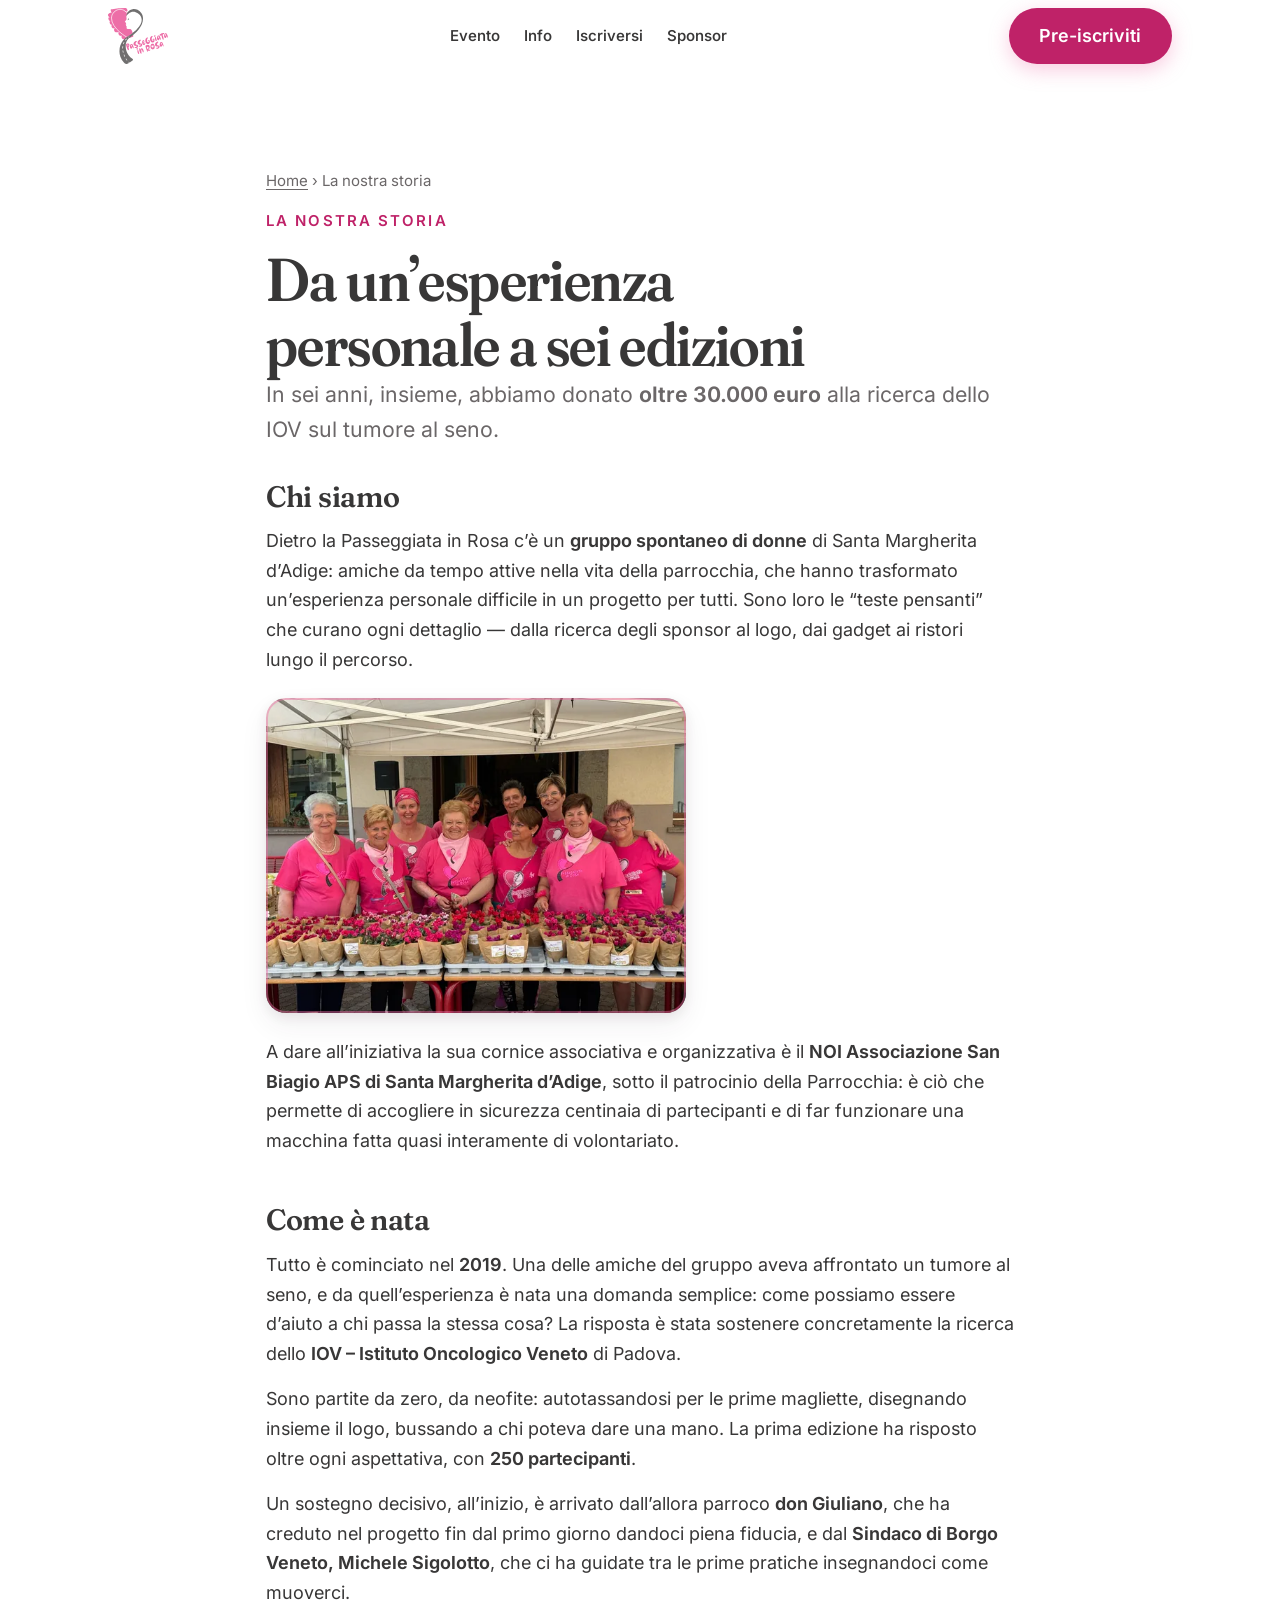
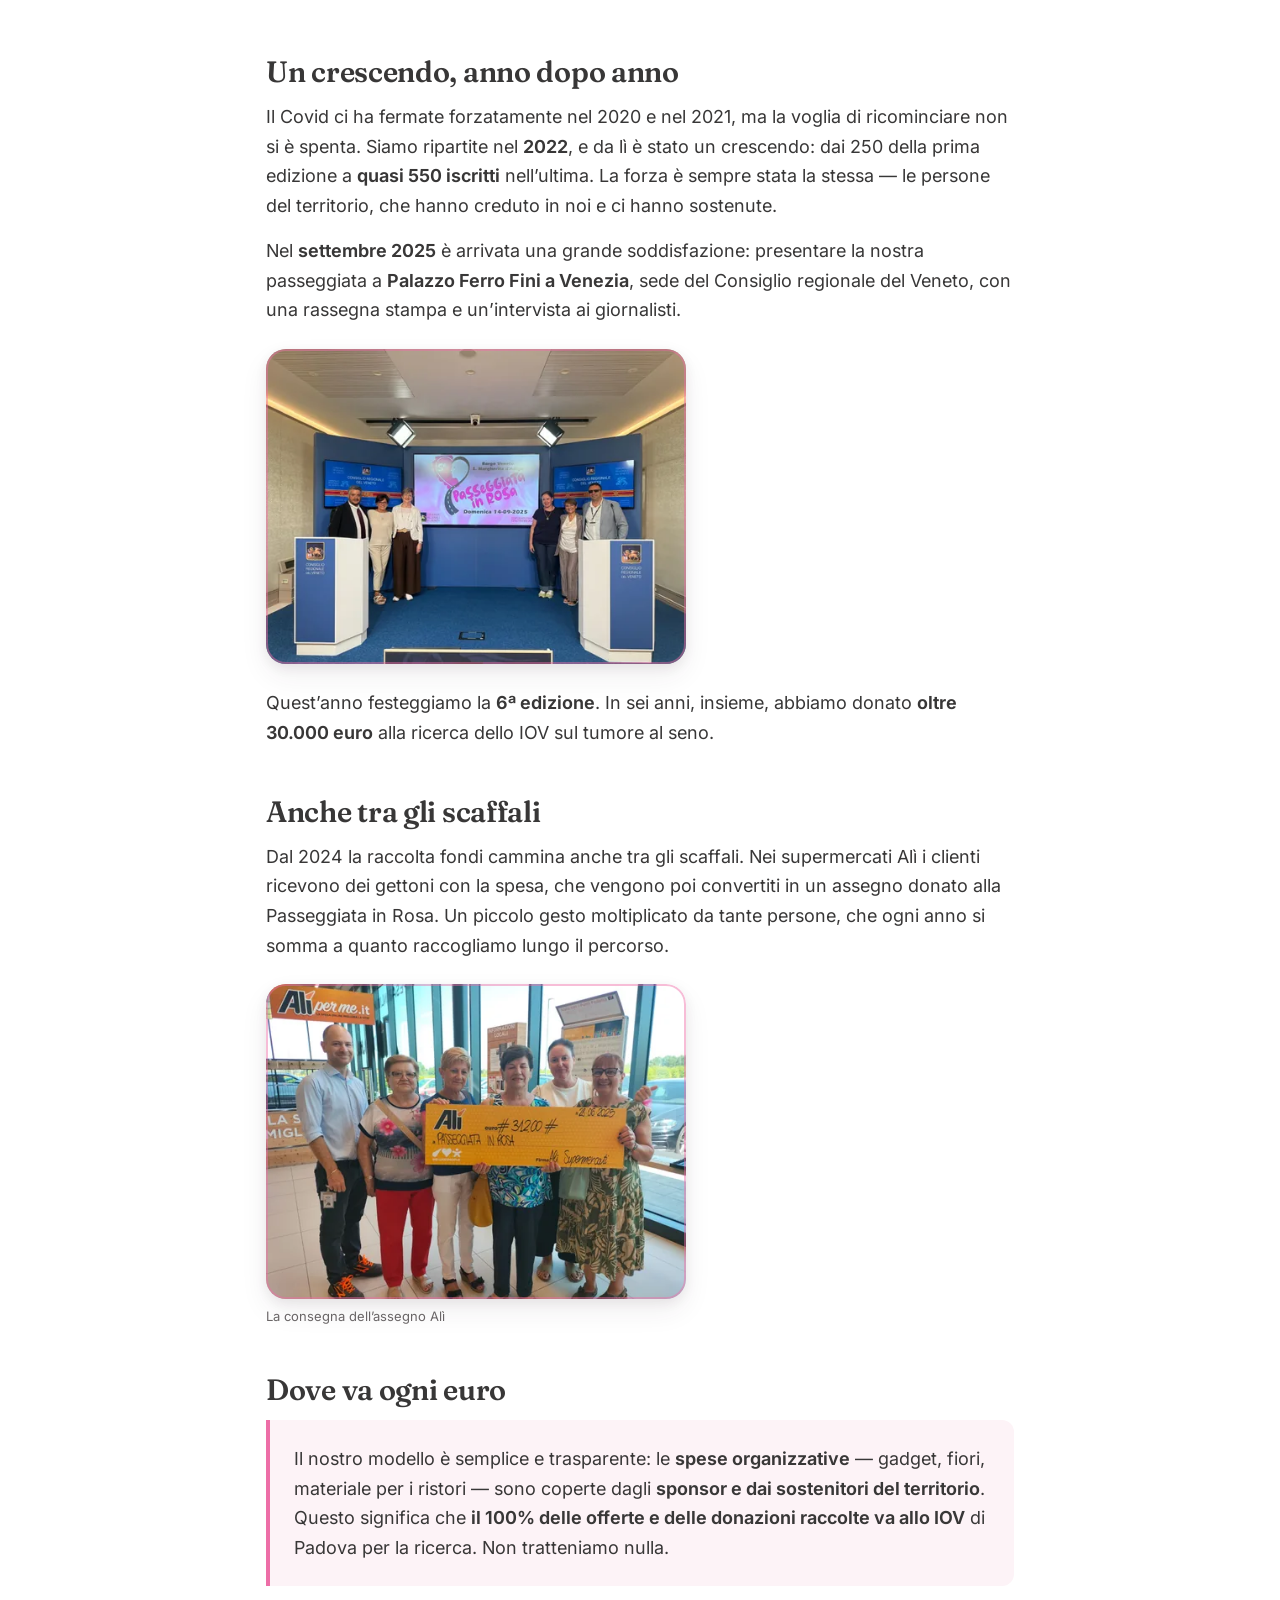
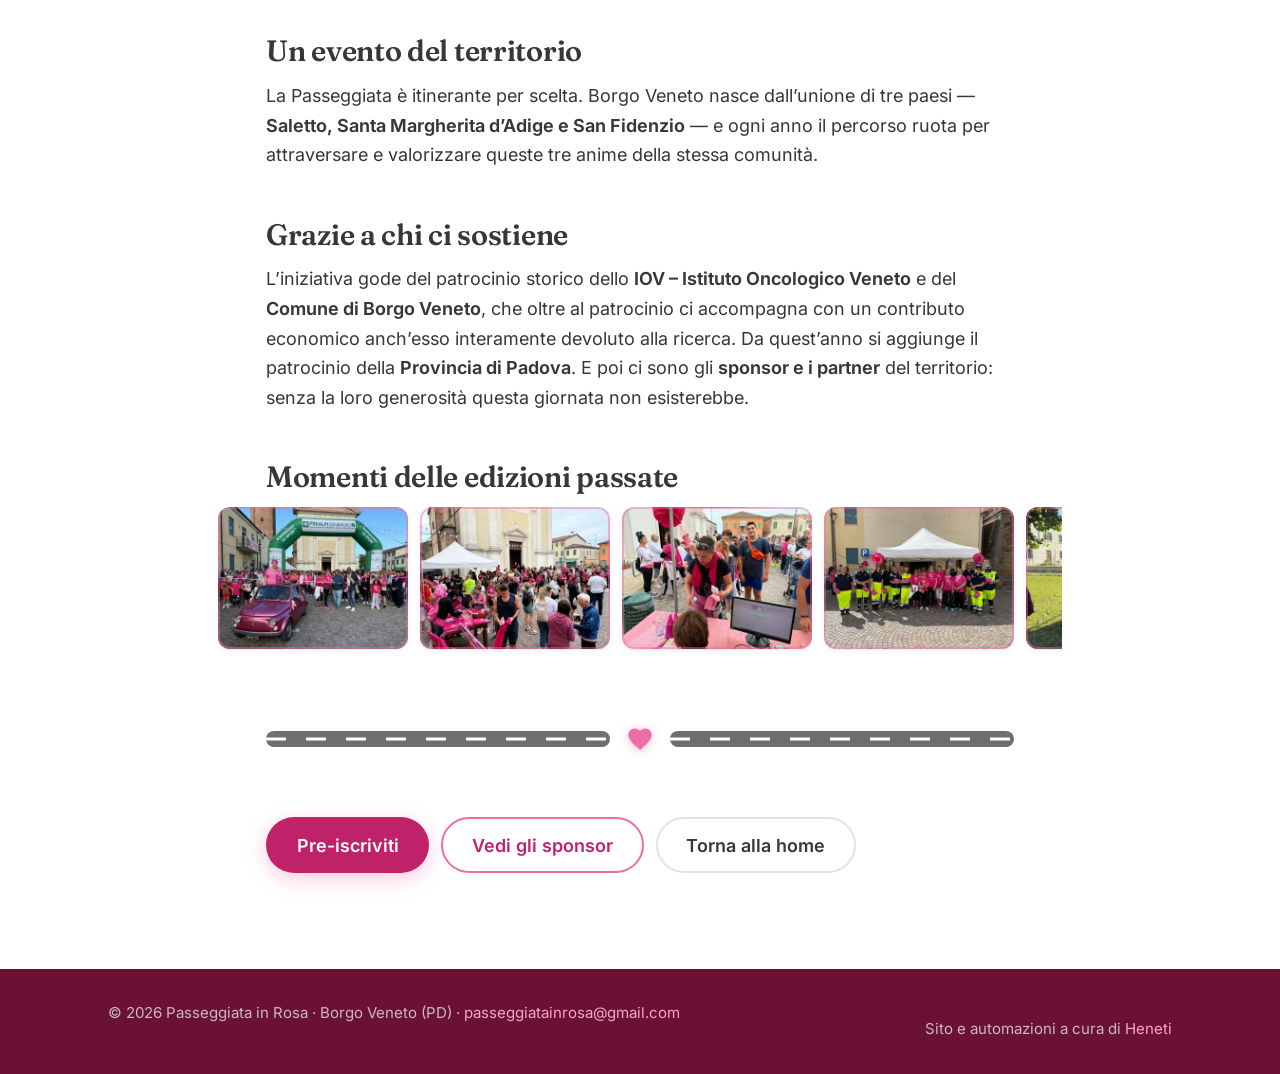
<file: storia.html>
<!DOCTYPE html>
<html lang="it">
<head>
<meta charset="utf-8">
<meta name="viewport" content="width=device-width, initial-scale=1, viewport-fit=cover">
<title>Passeggiata in Rosa — La nostra storia</title>
<meta name="description" content="Come è nata la Passeggiata in Rosa: un gruppo di donne di Santa Margherita d'Adige, la prima edizione del 2019 con 250 partecipanti, e oltre 30.000 euro donati alla ricerca dello IOV di Padova.">
<link rel="canonical" href="https://passeggiatainrosa.it/storia">

<link rel="icon" href="/favicon.ico" sizes="32x32">
<link rel="icon" type="image/svg+xml" href="/assets/img/favicon.svg">
<link rel="icon" type="image/png" sizes="32x32" href="/assets/img/favicon-32.png">
<link rel="icon" type="image/png" sizes="16x16" href="/assets/img/favicon-16.png">
<link rel="apple-touch-icon" href="/assets/img/apple-touch-icon.png">
<meta name="theme-color" content="#ed6ea7">

<meta property="og:type" content="article">
<meta property="og:locale" content="it_IT">
<meta property="og:title" content="Passeggiata in Rosa — La nostra storia">
<meta property="og:description" content="Da un'esperienza personale a sei edizioni e oltre 30.000 euro donati alla ricerca dello IOV di Padova.">
<meta property="og:url" content="https://passeggiatainrosa.it/storia">
<meta property="og:image" content="https://passeggiatainrosa.it/assets/img/og-image.jpg">
<meta name="twitter:card" content="summary_large_image">

<link rel="preload" as="font" type="font/woff2" href="/assets/fonts/inter-latin-variable.woff2" crossorigin>
<link rel="stylesheet" href="/assets/css/base.css">
<link rel="stylesheet" href="/assets/css/site.css">
</head>
<body>

<a class="salta-al-contenuto" href="#contenuto">Salta al contenuto</a>

<svg width="0" height="0" style="position:absolute" aria-hidden="true" focusable="false">
  <symbol id="i-cuore" viewBox="0 0 24 24"><path d="M12 21.35l-1.45-1.32C5.4 15.36 2 12.28 2 8.5 2 5.42 4.42 3 7.5 3c1.74 0 3.41.81 4.5 2.09C13.09 3.81 14.76 3 16.5 3 19.58 3 22 5.42 22 8.5c0 3.78-3.4 6.86-8.55 11.54L12 21.35z"/></symbol>
</svg>

<header class="intestazione">
  <div class="contenitore">
    <a class="intestazione__logo" href="/" aria-label="Passeggiata in Rosa — home">
      <img src="/assets/img/logo-passeggiata-rosa.svg" alt="Passeggiata in Rosa" width="92" height="85">
    </a>

    <nav class="navigazione" aria-label="Sezioni del sito">
      <ul>
        <li><a href="/#evento">Evento</a></li>
        <li><a href="/#info">Info</a></li>
        <li><a href="/#iscriversi">Iscriversi</a></li>
        <li><a href="/sponsor.html">Sponsor</a></li>
      </ul>
    </nav>

    <button class="menu-bottone" type="button" aria-expanded="false" aria-controls="menu-mobile" aria-label="Apri il menu">
      <span></span><span></span><span></span>
    </button>

    <div class="intestazione__azione">
      <a class="btn btn--primario" href="/iscrizione.html">Pre-iscriviti</a>
    </div>
  </div>
</header>

<main id="contenuto" class="sezione">
  <div class="contenitore">
    <div class="testo-lungo">

      <p class="briciole"><a href="/">Home</a> › La nostra storia</p>

      <p class="occhiello">La nostra storia</p>
      <h1>Da un&rsquo;esperienza personale a sei edizioni</h1>
      <p class="sommario" style="margin-bottom:var(--sp-6)">
        In sei anni, insieme, abbiamo donato <strong>oltre 30.000 euro</strong>
        alla ricerca dello IOV sul tumore al seno.
      </p>

      <h2>Chi siamo</h2>
      <p>
        Dietro la Passeggiata in Rosa c&rsquo;è un <strong>gruppo spontaneo di
        donne</strong> di Santa Margherita d&rsquo;Adige: amiche da tempo attive
        nella vita della parrocchia, che hanno trasformato un&rsquo;esperienza
        personale difficile in un progetto per tutti. Sono loro le &ldquo;teste
        pensanti&rdquo; che curano ogni dettaglio — dalla ricerca degli sponsor al
        logo, dai gadget ai ristori lungo il percorso.
      </p>

      <a class="foto foto--larga" href="/assets/foto/organizzatrici-1100.jpg" data-lente
         data-nome="Le organizzatrici della Passeggiata in Rosa"
         style="display:block;max-width:420px;margin-block:var(--sp-5);cursor:zoom-in">
        <picture>
          <source type="image/webp" srcset="/assets/foto/organizzatrici-600.webp 600w, /assets/foto/organizzatrici-1100.webp 1100w" sizes="(min-width:640px) 420px, 90vw">
          <img src="/assets/foto/organizzatrici-1100.jpg" alt="Le organizzatrici della Passeggiata in Rosa" width="1100" height="825" loading="lazy" decoding="async">
        </picture>
      </a>

      <p>
        A dare all&rsquo;iniziativa la sua cornice associativa e organizzativa è il
        <strong>NOI Associazione San Biagio APS di Santa Margherita
        d&rsquo;Adige</strong>,
        sotto il patrocinio della Parrocchia: è ciò che permette di accogliere in
        sicurezza centinaia di partecipanti e di far funzionare una macchina fatta
        quasi interamente di volontariato.
      </p>

      <h2>Come è nata</h2>
      <p>
        Tutto è cominciato nel <strong>2019</strong>. Una delle amiche del gruppo
        aveva affrontato un tumore al seno, e da quell&rsquo;esperienza è nata una
        domanda semplice: come possiamo essere d&rsquo;aiuto a chi passa la stessa
        cosa? La risposta è stata sostenere concretamente la ricerca dello
        <strong>IOV – Istituto Oncologico Veneto</strong> di Padova.
      </p>
      <p>
        Sono partite da zero, da neofite: autotassandosi per le prime magliette,
        disegnando insieme il logo, bussando a chi poteva dare una mano. La prima
        edizione ha risposto oltre ogni aspettativa, con
        <strong>250 partecipanti</strong>.
      </p>
      <p>
        Un sostegno decisivo, all&rsquo;inizio, è arrivato dall&rsquo;allora parroco
        <strong>don Giuliano</strong>, che ha creduto nel progetto fin dal primo
        giorno dandoci piena fiducia, e dal <strong>Sindaco di Borgo Veneto,
        Michele Sigolotto</strong>, che ci ha guidate tra le prime pratiche
        insegnandoci come muoverci.
      </p>

      <h2>Un crescendo, anno dopo anno</h2>
      <p>
        Il Covid ci ha fermate forzatamente nel 2020 e nel 2021, ma la voglia di
        ricominciare non si è spenta. Siamo ripartite nel <strong>2022</strong>, e
        da lì è stato un crescendo: dai 250 della prima edizione a
        <strong>quasi 550 iscritti</strong> nell&rsquo;ultima. La forza è sempre
        stata la stessa — le persone del territorio, che hanno creduto in noi e ci
        hanno sostenute.
      </p>
      <p>
        Nel <strong>settembre 2025</strong> è arrivata una grande soddisfazione:
        presentare la nostra passeggiata a <strong>Palazzo Ferro Fini a
        Venezia</strong>, sede del Consiglio regionale del Veneto, con una rassegna
        stampa e un&rsquo;intervista ai giornalisti.
      </p>

      <a class="foto foto--larga" href="/assets/foto/palazzo_ferro_fini-1000.jpg" data-lente
         data-nome="La Passeggiata in Rosa a Palazzo Ferro Fini, settembre 2025"
         style="display:block;max-width:420px;margin-block:var(--sp-5);cursor:zoom-in">
        <picture>
          <source type="image/webp" srcset="/assets/foto/palazzo_ferro_fini-500.webp 500w, /assets/foto/palazzo_ferro_fini-1000.webp 1000w" sizes="(min-width:640px) 420px, 90vw">
          <img src="/assets/foto/palazzo_ferro_fini-1000.jpg" alt="La Passeggiata in Rosa a Palazzo Ferro Fini, settembre 2025" width="1000" height="750" loading="lazy" decoding="async">
        </picture>
      </a>

      <p>
        Quest&rsquo;anno festeggiamo la <strong>6ª edizione</strong>. In sei anni,
        insieme, abbiamo donato <strong>oltre 30.000 euro</strong> alla ricerca
        dello IOV sul tumore al seno.
      </p>

      <h2>Anche tra gli scaffali</h2>
      <p>
        Dal 2024 la raccolta fondi cammina anche tra gli scaffali. Nei
        supermercati Alì i clienti ricevono dei gettoni con la spesa, che
        vengono poi convertiti in un assegno donato alla Passeggiata in Rosa.
        Un piccolo gesto moltiplicato da tante persone, che ogni anno si somma
        a quanto raccogliamo lungo il percorso.
      </p>

      <figure class="figura">
        <a class="foto foto--larga" href="/assets/foto/assegno-ali-2025-1000.jpg" data-lente
           data-nome="La consegna dell&rsquo;assegno Alì" style="display:block;cursor:zoom-in">
          <picture>
            <source type="image/webp" srcset="/assets/foto/assegno-ali-2025-500.webp 500w, /assets/foto/assegno-ali-2025-1000.webp 1000w" sizes="(min-width:640px) 420px, 90vw">
            <img src="/assets/foto/assegno-ali-2025-1000.jpg" alt="La consegna dell&rsquo;assegno Alì" width="1000" height="750" loading="lazy" decoding="async">
          </picture>
        </a>
        <figcaption>La consegna dell&rsquo;assegno Alì</figcaption>
      </figure>

      <h2>Dove va ogni euro</h2>
      <div class="scheda-evidenza">
        <p style="margin-bottom:0">
          Il nostro modello è semplice e trasparente: le <strong>spese
          organizzative</strong> — gadget, fiori, materiale per i ristori — sono
          coperte dagli <strong>sponsor e dai sostenitori del territorio</strong>.
          Questo significa che <strong>il 100% delle offerte e delle donazioni
          raccolte va allo IOV</strong> di Padova per la ricerca.
          Non tratteniamo nulla.
        </p>
      </div>

      <h2>Un evento del territorio</h2>
      <p>
        La Passeggiata è itinerante per scelta. Borgo Veneto nasce
        dall&rsquo;unione di tre paesi — <strong>Saletto, Santa Margherita
        d&rsquo;Adige e San Fidenzio</strong> — e ogni anno il percorso ruota per
        attraversare e valorizzare queste tre anime della stessa comunità.
      </p>

      <h2>Grazie a chi ci sostiene</h2>
      <p>
        L&rsquo;iniziativa gode del patrocinio storico dello <strong>IOV – Istituto
        Oncologico Veneto</strong> e del <strong>Comune di Borgo Veneto</strong>,
        che oltre al patrocinio ci accompagna con un contributo economico anch&rsquo;esso
        interamente devoluto alla ricerca. Da quest&rsquo;anno si aggiunge il
        patrocinio della <strong>Provincia di Padova</strong>. E poi ci sono gli
        <strong>sponsor e i partner</strong> del territorio: senza la loro
        generosità questa giornata non esisterebbe.
      </p>

      <h2>Momenti delle edizioni passate</h2>
      <div class="nastro">
        <a class="nastro__voce" href="/assets/foto/foto_1-1400.jpg" data-lente data-nome="Passeggiata in Rosa, edizioni passate">
          <picture>
            <source type="image/webp" srcset="/assets/foto/foto_1-400.webp">
            <img src="/assets/foto/foto_1-400.jpg" alt="Passeggiata in Rosa, edizioni passate" width="400" height="300" loading="lazy" decoding="async">
          </picture>
        </a>
        <a class="nastro__voce" href="/assets/foto/foto_2-1400.jpg" data-lente data-nome="Passeggiata in Rosa, edizioni passate">
          <picture>
            <source type="image/webp" srcset="/assets/foto/foto_2-400.webp">
            <img src="/assets/foto/foto_2-400.jpg" alt="Passeggiata in Rosa, edizioni passate" width="400" height="300" loading="lazy" decoding="async">
          </picture>
        </a>
        <a class="nastro__voce" href="/assets/foto/foto_3-1400.jpg" data-lente data-nome="Passeggiata in Rosa, edizioni passate">
          <picture>
            <source type="image/webp" srcset="/assets/foto/foto_3-400.webp">
            <img src="/assets/foto/foto_3-400.jpg" alt="Passeggiata in Rosa, edizioni passate" width="400" height="300" loading="lazy" decoding="async">
          </picture>
        </a>
        <a class="nastro__voce" href="/assets/foto/foto_4-1400.jpg" data-lente data-nome="Passeggiata in Rosa, edizioni passate">
          <picture>
            <source type="image/webp" srcset="/assets/foto/foto_4-400.webp">
            <img src="/assets/foto/foto_4-400.jpg" alt="Passeggiata in Rosa, edizioni passate" width="400" height="300" loading="lazy" decoding="async">
          </picture>
        </a>
        <a class="nastro__voce" href="/assets/foto/foto_5-1400.jpg" data-lente data-nome="Passeggiata in Rosa, edizioni passate">
          <picture>
            <source type="image/webp" srcset="/assets/foto/foto_5-400.webp">
            <img src="/assets/foto/foto_5-400.jpg" alt="Passeggiata in Rosa, edizioni passate" width="400" height="300" loading="lazy" decoding="async">
          </picture>
        </a>
        <a class="nastro__voce" href="/assets/foto/foto_6-1400.jpg" data-lente data-nome="Passeggiata in Rosa, edizioni passate">
          <picture>
            <source type="image/webp" srcset="/assets/foto/foto_6-400.webp">
            <img src="/assets/foto/foto_6-400.jpg" alt="Passeggiata in Rosa, edizioni passate" width="400" height="300" loading="lazy" decoding="async">
          </picture>
        </a>
        <a class="nastro__voce" href="/assets/foto/assegno-ali-2024-900.jpg" data-lente data-nome="La consegna dell&rsquo;assegno Alì, 2024">
          <picture>
            <source type="image/webp" srcset="/assets/foto/assegno-ali-2024-400.webp">
            <img src="/assets/foto/assegno-ali-2024-400.jpg" alt="La consegna dell&rsquo;assegno Alì, 2024" width="400" height="289" loading="lazy" decoding="async">
          </picture>
        </a>
      </div>

      <div class="strada-sep">
        <span class="strada"></span>
        <svg class="cuore" viewBox="0 0 24 24" width="28" height="28" fill="currentColor" aria-hidden="true"><use href="#i-cuore"/></svg>
        <span class="strada"></span>
      </div>

      <div style="display:flex;flex-wrap:wrap;gap:var(--sp-3);margin-top:var(--sp-6)">
        <a class="btn btn--primario" href="/iscrizione.html">Pre-iscriviti</a>
        <a class="btn btn--secondario" href="/sponsor.html">Vedi gli sponsor</a>
        <a class="btn btn--fantasma" href="/">Torna alla home</a>
      </div>

    </div>
  </div>
</main>

<footer class="piede su-scuro" style="padding-block:var(--sp-6)">
  <div class="contenitore piede__firma" style="margin-top:0;padding-top:0;border-top:0">
    <p>© 2026 Passeggiata in Rosa · Borgo Veneto (PD) ·
      <a href="mailto:passeggiatainrosa@gmail.com">passeggiatainrosa@gmail.com</a></p>
    <p>Sito e automazioni a cura di <a href="https://heneti.it" target="_blank" rel="noopener">Heneti</a></p>
  </div>
</footer>

<div class="barra-pollice">
  <a class="btn btn--primario" href="/iscrizione.html">Pre-iscriviti</a>
  <span class="barra-pollice__nota">Online entro il 12 settembre · 8 € a persona</span>
</div>

<!-- Navigazione mobile: overlay a tutta pagina, voci grandi e ben distanziate.
     Vive in menu.js ed e costruito su <dialog>, come la lightbox. -->
<dialog class="menu" id="menu-mobile" aria-label="Menu di navigazione">
  <div class="menu__testata">
    <img src="/assets/img/logo-passeggiata-rosa.svg" alt="Passeggiata in Rosa" width="48" height="45">
    <button class="menu__chiudi" type="button" aria-label="Chiudi il menu">&times;</button>
  </div>

  <nav aria-label="Sezioni del sito">
    <ul class="menu__voci">
        <li><a href="/#evento">Evento</a></li>
        <li><a href="/#info">Info pratiche</a></li>
        <li><a href="/#iscriversi">Come iscriversi</a></li>
        <li><a href="/storia.html">La nostra storia</a></li>
        <li><a href="/sponsor.html">Sponsor</a></li>
    </ul>
  </nav>

  <div class="menu__piede">
    <a class="btn btn--primario btn--grande" href="/iscrizione.html">Pre-iscriviti</a>
    <p>Online entro il 12 settembre &middot; 8 &euro; a persona</p>
  </div>
</dialog>

<!-- Lightbox: apre le miniature di questa pagina. -->
<dialog class="lente" aria-label="Immagine ingrandita">
  <figure class="lente__telaio">
    <button class="lente__chiudi" type="button" aria-label="Chiudi">&times;</button>
    <img class="lente__img" alt="">
    <figcaption class="lente__didascalia" hidden></figcaption>
  </figure>
</dialog>

<script src="/assets/js/sito.js" defer></script>
<script src="/assets/js/menu.js" defer></script>
<script src="/assets/js/lente.js" defer></script>
</body>
</html>
</file>
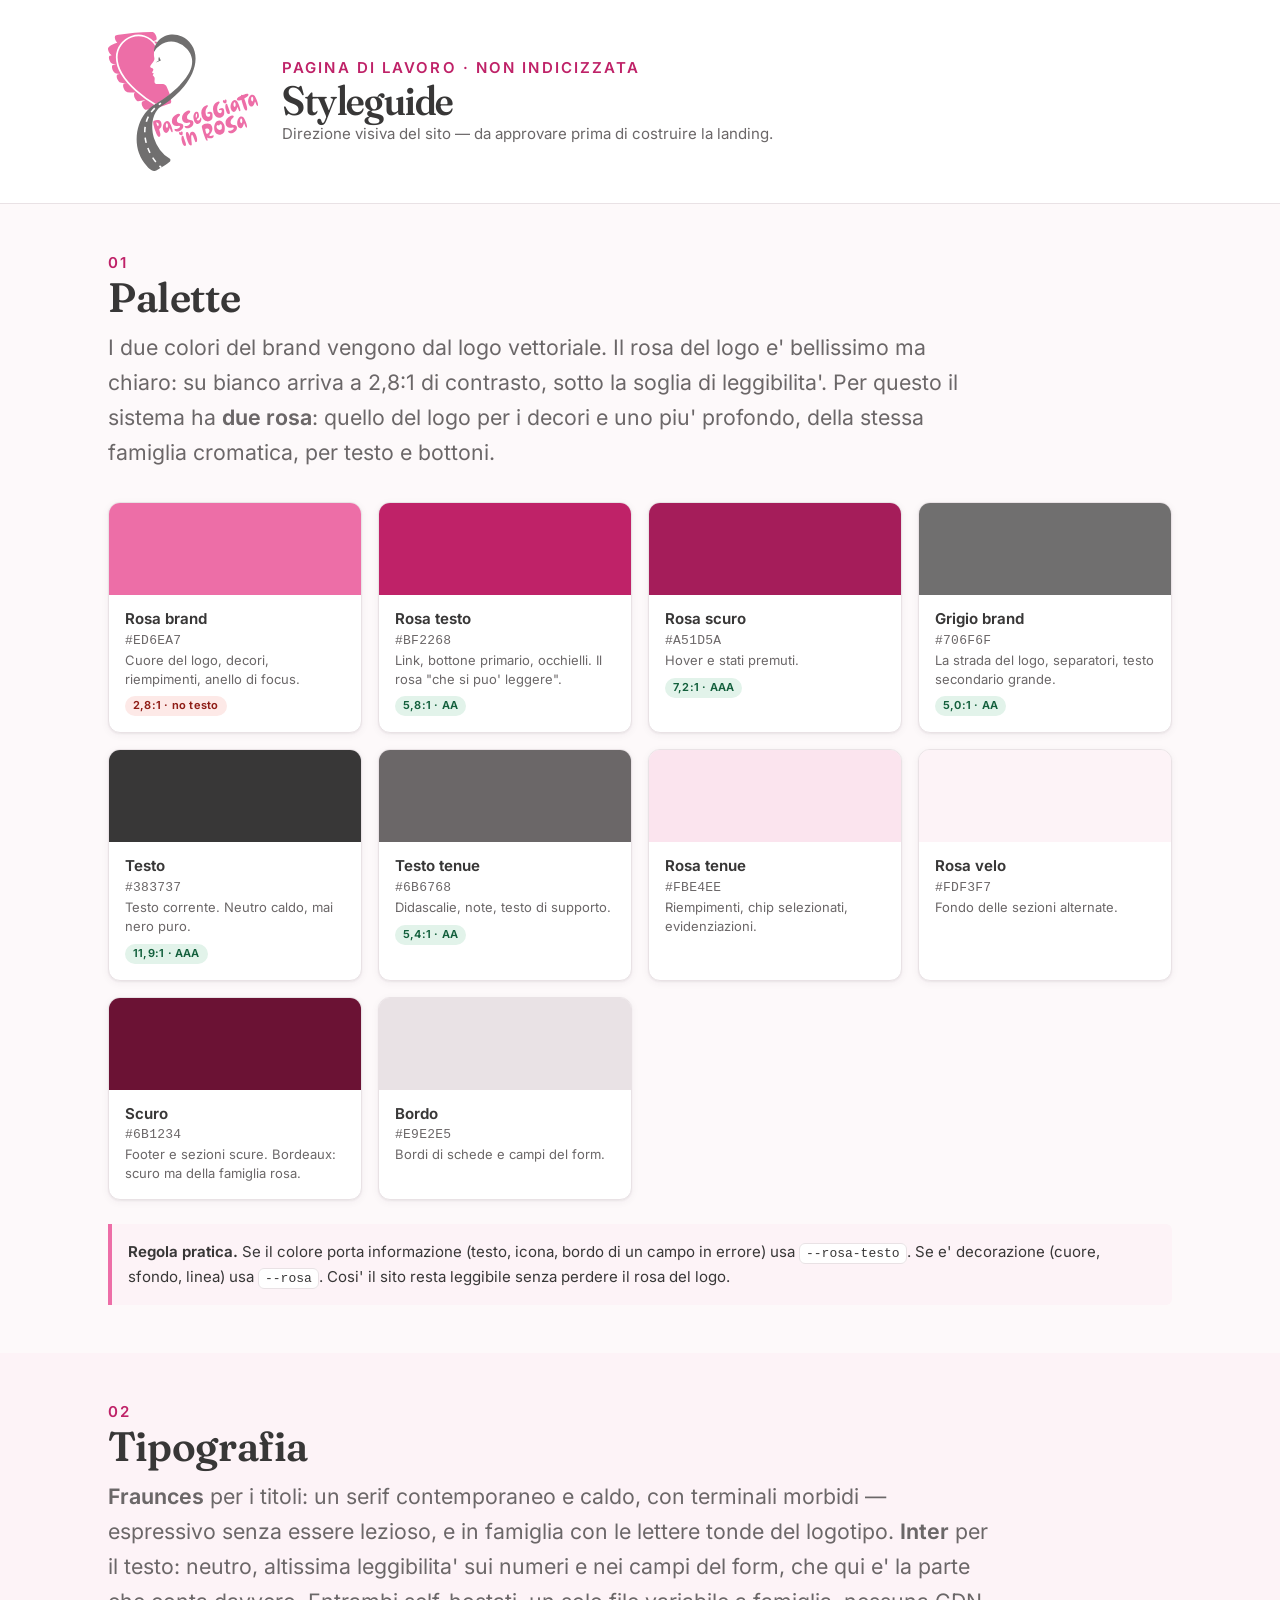
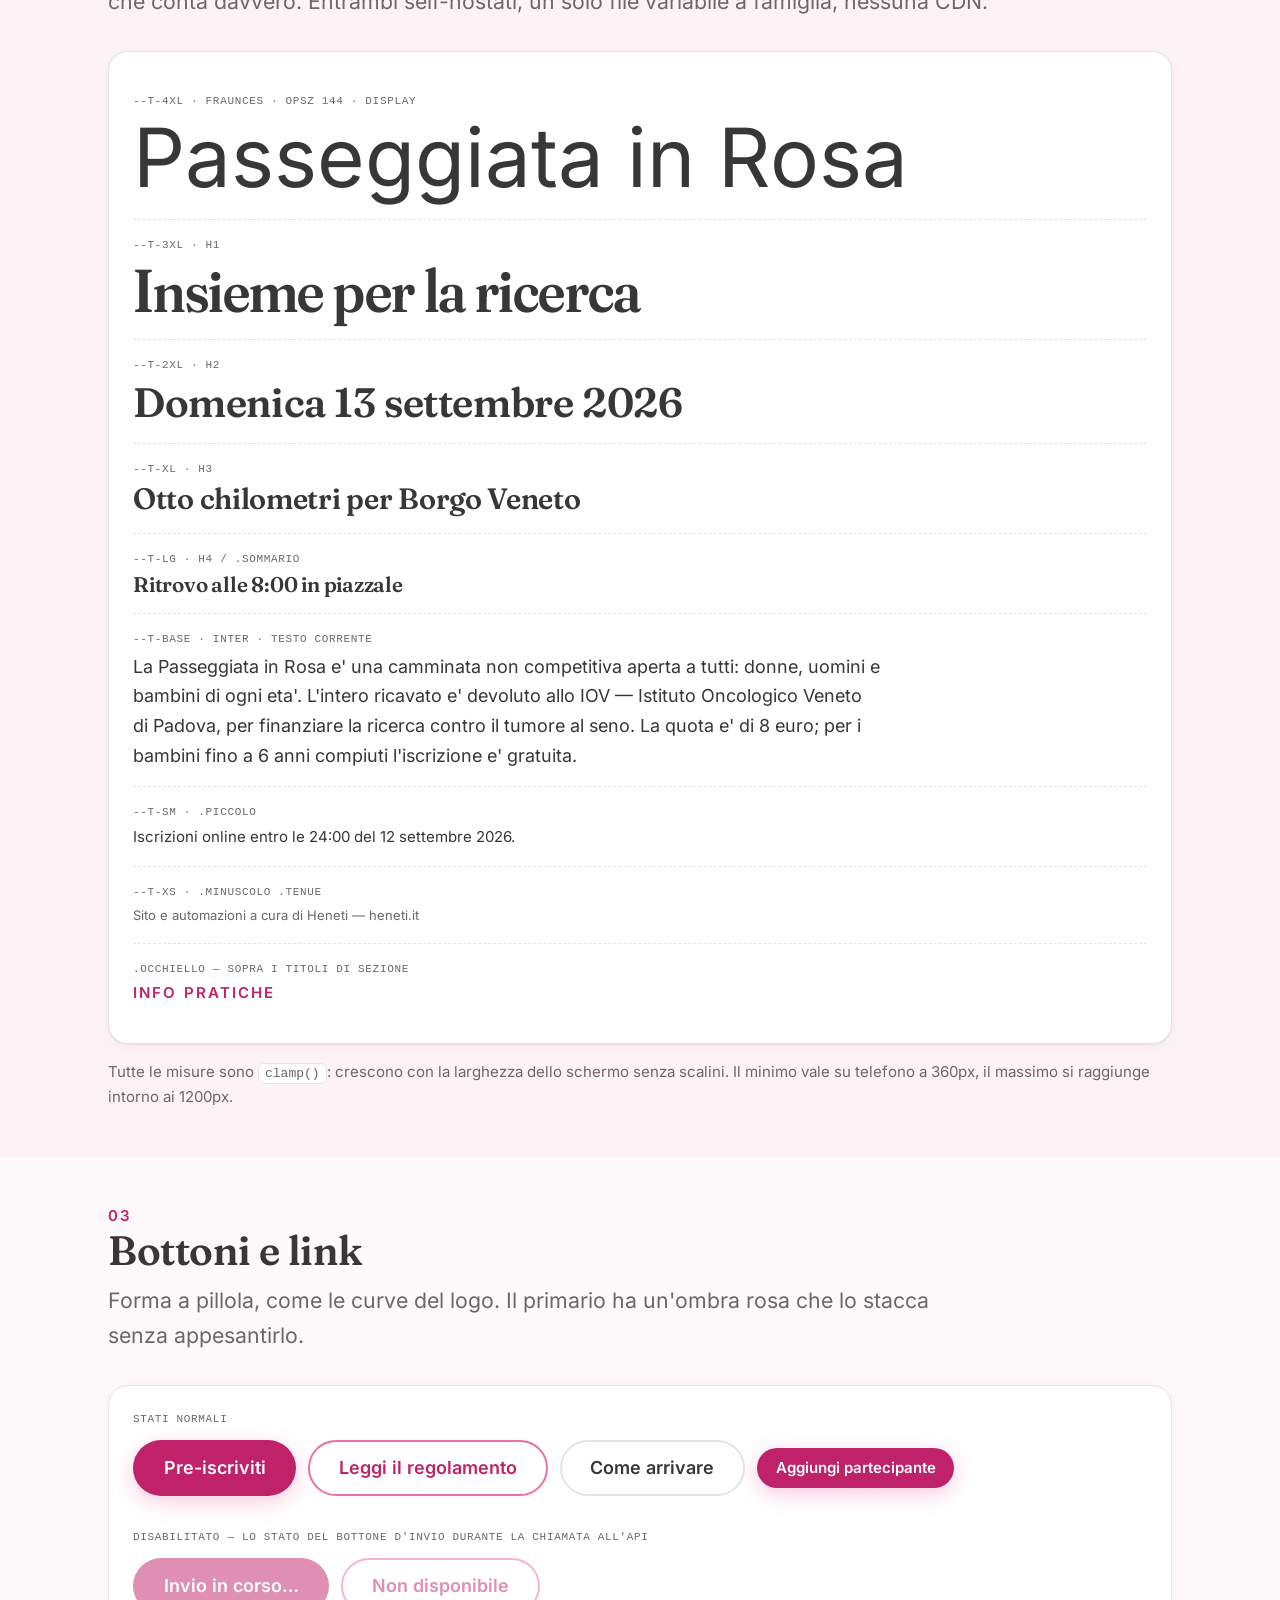
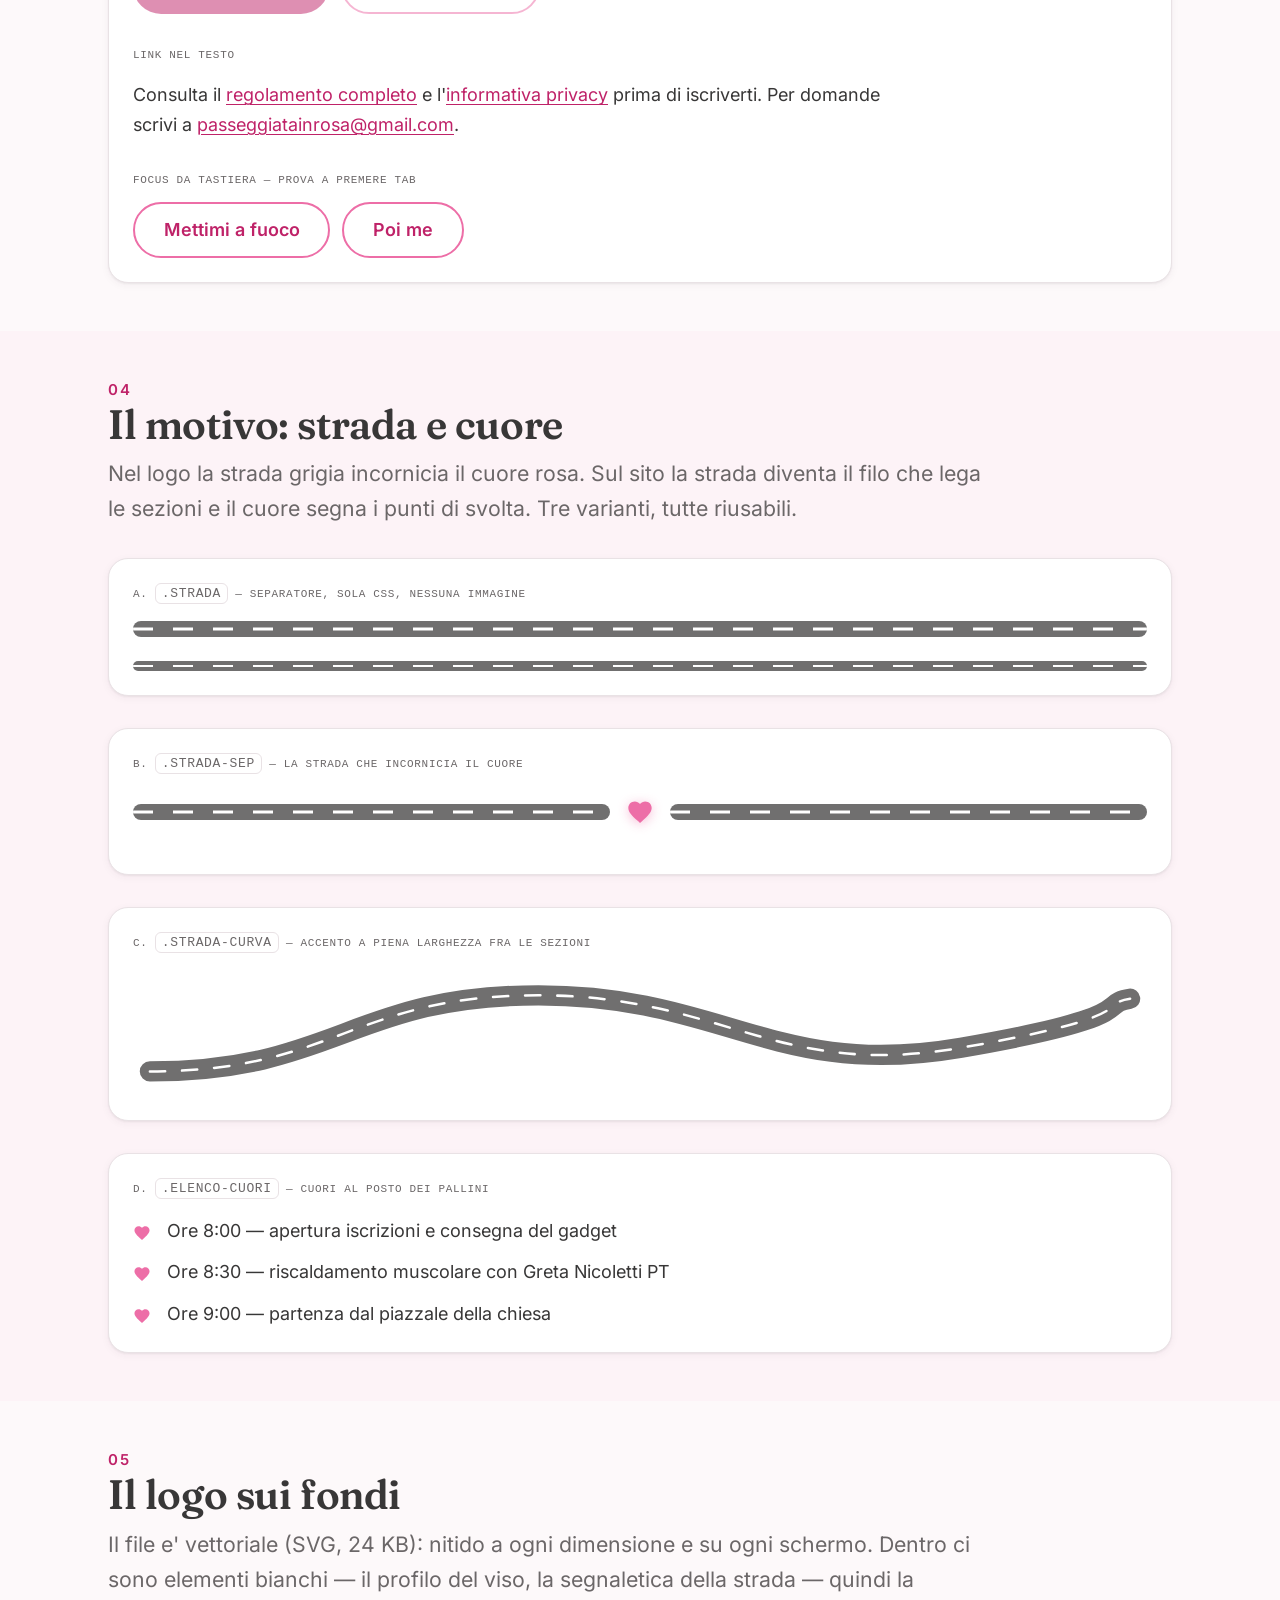
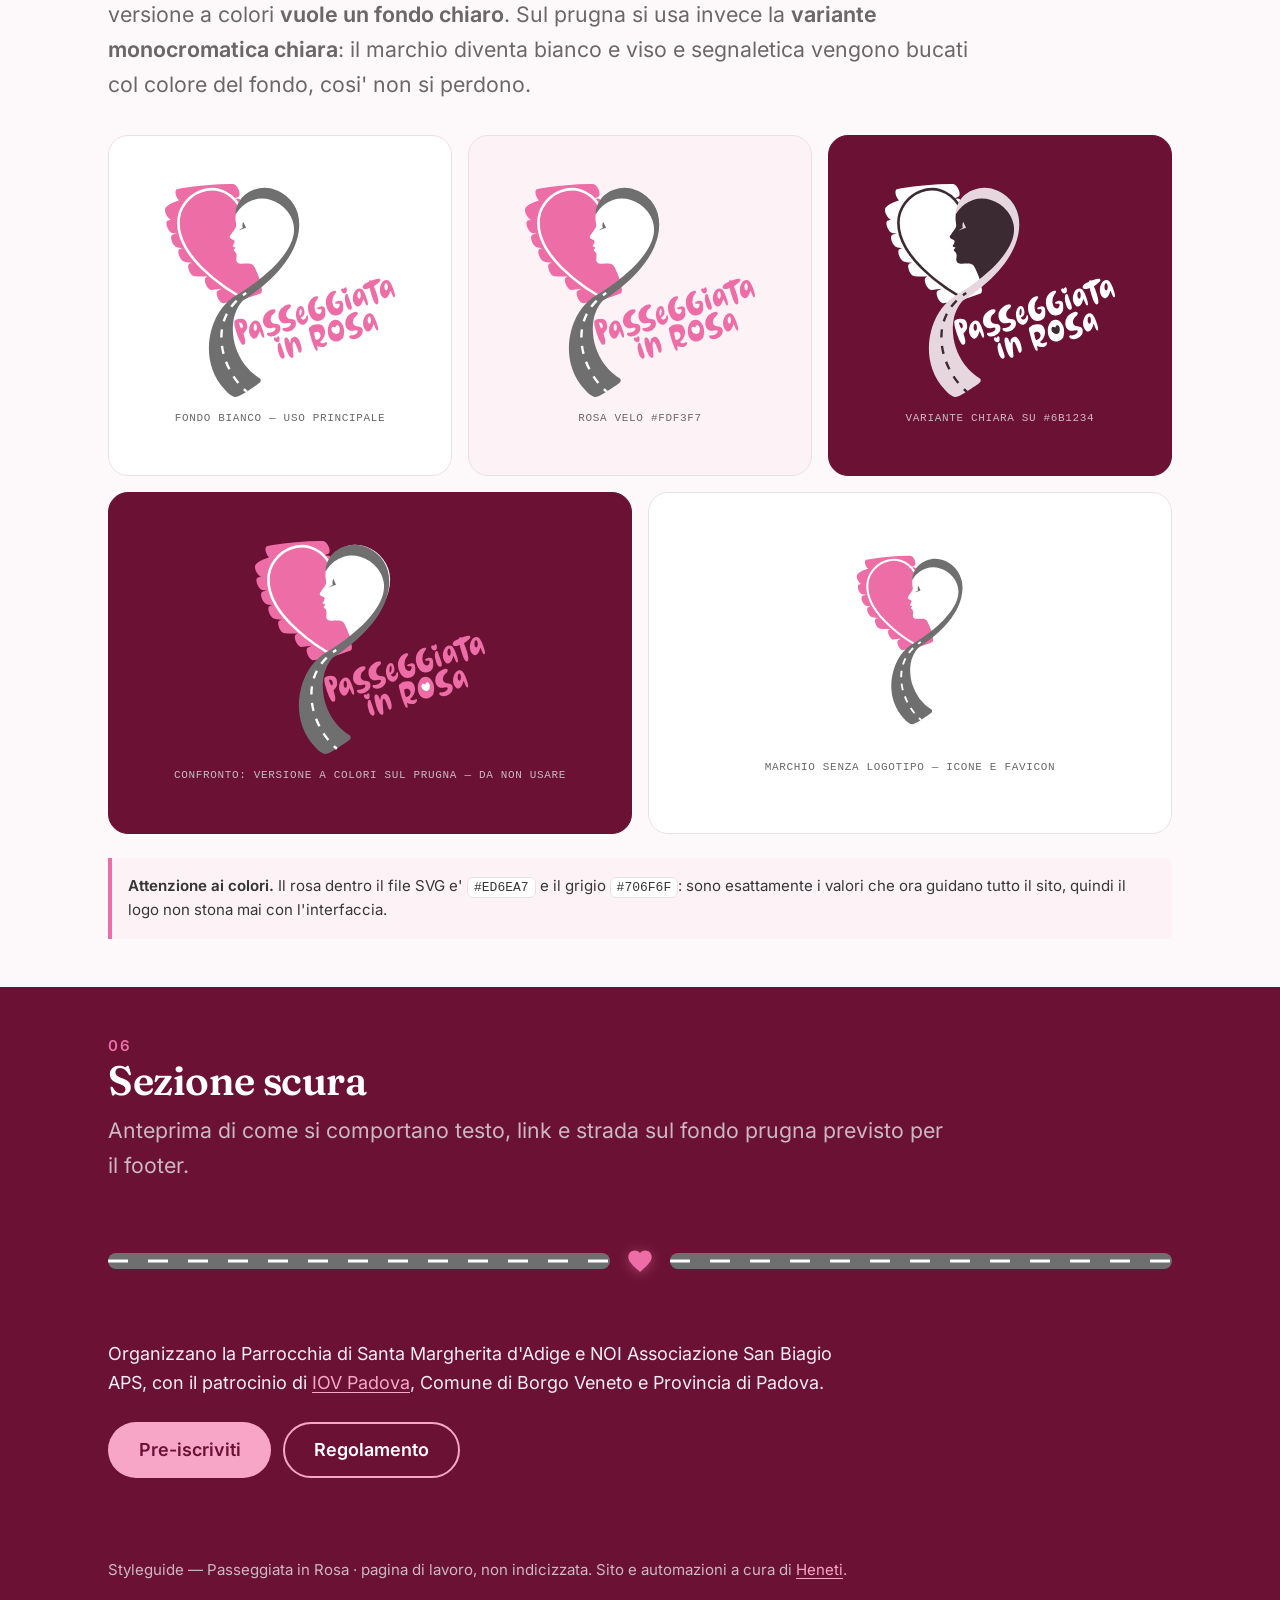
<file: styleguide.html>
<!DOCTYPE html>
<html lang="it">
<head>
<meta charset="utf-8">
<meta name="viewport" content="width=device-width, initial-scale=1">
<title>Passeggiata in Rosa — Styleguide</title>
<meta name="robots" content="noindex, nofollow">
<meta name="description" content="Pagina di lavoro: direzione visiva del sito Passeggiata in Rosa.">
<link rel="icon" href="/favicon.ico" sizes="32x32">
<link rel="icon" type="image/svg+xml" href="/assets/img/favicon.svg">
<link rel="icon" type="image/png" sizes="32x32" href="/assets/img/favicon-32.png">
<link rel="icon" type="image/png" sizes="16x16" href="/assets/img/favicon-16.png">
<link rel="apple-touch-icon" href="/assets/img/apple-touch-icon.png">
<link rel="stylesheet" href="/assets/css/base.css">
<style>
  /* Stili validi solo per questa pagina di lavoro: non finiscono in base.css. */
  body { background: var(--sfondo-alt); }

  .sg-intestazione {
    background: #fff;
    border-bottom: 1px solid var(--bordo);
    padding-block: var(--sp-6);
  }
  .sg-intestazione .contenitore {
    display: flex;
    align-items: center;
    gap: var(--sp-5);
    flex-wrap: wrap;
  }
  .sg-intestazione img { width: min(150px, 34vw); }

  .sg-blocco { padding-block: var(--sp-7); }
  .sg-blocco > .contenitore > h2 { margin-bottom: var(--sp-2); }
  .sg-blocco > .contenitore > .sommario { margin-bottom: var(--sp-6); }

  .sg-griglia {
    display: grid;
    gap: var(--sp-4);
    grid-template-columns: repeat(auto-fill, minmax(210px, 1fr));
  }

  /* --- Palette --- */
  .sg-colore {
    border: 1px solid var(--bordo);
    border-radius: var(--r-md);
    overflow: hidden;
    background: #fff;
    box-shadow: var(--ombra-1);
  }
  .sg-campione { height: 92px; }
  .sg-colore dl { padding: var(--sp-3) var(--sp-4) var(--sp-4); margin: 0; }
  .sg-colore dt { font-weight: 650; font-size: var(--t-sm); }
  .sg-colore dd {
    margin: 0;
    font-size: var(--t-xs);
    color: var(--testo-tenue);
    line-height: 1.45;
  }
  .sg-hex {
    font-family: ui-monospace, 'Cascadia Mono', Consolas, monospace;
    text-transform: uppercase;
    letter-spacing: 0.02em;
    color: var(--testo);
  }
  .sg-tag {
    display: inline-block;
    margin-top: var(--sp-2);
    padding: 2px 8px;
    border-radius: var(--r-pill);
    font-size: 11px;
    font-weight: 650;
    letter-spacing: .02em;
  }
  .sg-tag--ok { background: #e2f3ea; color: #14603d; }
  .sg-tag--no { background: #fde9e7; color: #8f1d16; }

  /* --- Tipografia --- */
  .sg-riga-tipo {
    display: grid;
    grid-template-columns: 1fr;
    gap: var(--sp-1);
    padding-block: var(--sp-4);
    border-bottom: 1px dashed var(--bordo);
  }
  .sg-riga-tipo:last-child { border-bottom: 0; }
  .sg-etichetta {
    font-family: ui-monospace, 'Cascadia Mono', Consolas, monospace;
    font-size: 11px;
    letter-spacing: .06em;
    text-transform: uppercase;
    color: var(--testo-tenue);
  }

  .sg-fila { display: flex; flex-wrap: wrap; gap: var(--sp-3); align-items: center; }

  /* --- Logo su due fondi --- */
  .sg-logo-prova {
    display: grid;
    gap: var(--sp-4);
    grid-template-columns: repeat(auto-fit, minmax(260px, 1fr));
  }
  .sg-logo-prova > div {
    display: grid;
    place-items: center;
    gap: var(--sp-3);
    padding: var(--sp-7) var(--sp-5);
    border-radius: var(--r-lg);
    border: 1px solid var(--bordo);
  }
  .sg-logo-prova img { width: min(230px, 60vw); }
  .sg-fondo-chiaro { background: #fff; }
  .sg-fondo-velo { background: var(--rosa-velo); }
  .sg-fondo-scuro { background: var(--scuro); border-color: var(--scuro) !important; }

  /* --- Blocco decisione temporaneo --- */
  .sg-decisione {
    border: 2px dashed var(--rosa);
    border-radius: var(--r-lg);
    background: #fff;
    padding: var(--sp-5);
  }
  .sg-ritagli {
    display: grid;
    gap: var(--sp-4);
    grid-template-columns: repeat(auto-fit, minmax(220px, 1fr));
    margin-top: var(--sp-4);
  }
  .sg-ritagli figure { margin: 0; display: grid; gap: var(--sp-2); }
  .sg-ritagli img {
    width: 100%;
    border: 1px solid var(--bordo);
    border-radius: var(--r-sm);
    background: #fff;
  }
  .sg-ritagli figcaption { font-size: var(--t-xs); color: var(--testo-tenue); }

  .sg-nota {
    background: var(--rosa-velo);
    border-left: 4px solid var(--rosa);
    border-radius: 0 var(--r-sm) var(--r-sm) 0;
    padding: var(--sp-4);
    font-size: var(--t-sm);
  }

  .sg-codice {
    font-family: ui-monospace, 'Cascadia Mono', Consolas, monospace;
    font-size: var(--t-xs);
    background: #fff;
    border: 1px solid var(--bordo);
    border-radius: var(--r-sm);
    padding: 2px 6px;
  }
</style>
</head>
<body>

<!-- Sprite SVG: definito una volta, riusato con <use> in tutta la pagina.
     E' il modo di avere "componenti" senza build step. -->
<svg width="0" height="0" style="position:absolute" aria-hidden="true" focusable="false">
  <symbol id="i-cuore" viewBox="0 0 24 24">
    <path d="M12 21.35l-1.45-1.32C5.4 15.36 2 12.28 2 8.5 2 5.42 4.42 3 7.5 3c1.74 0 3.41.81 4.5 2.09C13.09 3.81 14.76 3 16.5 3 19.58 3 22 5.42 22 8.5c0 3.78-3.4 6.86-8.55 11.54L12 21.35z"/>
  </symbol>
</svg>

<header class="sg-intestazione">
  <div class="contenitore">
    <img src="/assets/img/logo-passeggiata-rosa.svg" alt="Passeggiata in Rosa">
    <div>
      <p class="occhiello">Pagina di lavoro · non indicizzata</p>
      <h1 class="t-2xl">Styleguide</h1>
      <p class="tenue piccolo">Direzione visiva del sito — da approvare prima di costruire la landing.</p>
    </div>
  </div>
</header>

<!-- ===================== PALETTE ===================== -->
<section class="sg-blocco">
  <div class="contenitore">
    <p class="occhiello">01</p>
    <h2>Palette</h2>
    <p class="sommario">
      I due colori del brand vengono dal logo vettoriale. Il rosa del logo e'
      bellissimo ma chiaro: su bianco arriva a 2,8:1 di contrasto, sotto la
      soglia di leggibilita'. Per questo il sistema ha <strong>due rosa</strong>:
      quello del logo per i decori e uno piu' profondo, della stessa famiglia
      cromatica, per testo e bottoni.
    </p>

    <div class="sg-griglia">
      <div class="sg-colore">
        <div class="sg-campione" style="background:#ed6ea7"></div>
        <dl>
          <dt>Rosa brand</dt>
          <dd class="sg-hex">#ED6EA7</dd>
          <dd>Cuore del logo, decori, riempimenti, anello di focus.</dd>
          <dd><span class="sg-tag sg-tag--no">2,8:1 · no testo</span></dd>
        </dl>
      </div>

      <div class="sg-colore">
        <div class="sg-campione" style="background:#bf2268"></div>
        <dl>
          <dt>Rosa testo</dt>
          <dd class="sg-hex">#BF2268</dd>
          <dd>Link, bottone primario, occhielli. Il rosa "che si puo' leggere".</dd>
          <dd><span class="sg-tag sg-tag--ok">5,8:1 · AA</span></dd>
        </dl>
      </div>

      <div class="sg-colore">
        <div class="sg-campione" style="background:#a51d5a"></div>
        <dl>
          <dt>Rosa scuro</dt>
          <dd class="sg-hex">#A51D5A</dd>
          <dd>Hover e stati premuti.</dd>
          <dd><span class="sg-tag sg-tag--ok">7,2:1 · AAA</span></dd>
        </dl>
      </div>

      <div class="sg-colore">
        <div class="sg-campione" style="background:#706f6f"></div>
        <dl>
          <dt>Grigio brand</dt>
          <dd class="sg-hex">#706F6F</dd>
          <dd>La strada del logo, separatori, testo secondario grande.</dd>
          <dd><span class="sg-tag sg-tag--ok">5,0:1 · AA</span></dd>
        </dl>
      </div>

      <div class="sg-colore">
        <div class="sg-campione" style="background:#383737"></div>
        <dl>
          <dt>Testo</dt>
          <dd class="sg-hex">#383737</dd>
          <dd>Testo corrente. Neutro caldo, mai nero puro.</dd>
          <dd><span class="sg-tag sg-tag--ok">11,9:1 · AAA</span></dd>
        </dl>
      </div>

      <div class="sg-colore">
        <div class="sg-campione" style="background:#6b6768"></div>
        <dl>
          <dt>Testo tenue</dt>
          <dd class="sg-hex">#6B6768</dd>
          <dd>Didascalie, note, testo di supporto.</dd>
          <dd><span class="sg-tag sg-tag--ok">5,4:1 · AA</span></dd>
        </dl>
      </div>

      <div class="sg-colore">
        <div class="sg-campione" style="background:#fbe4ee"></div>
        <dl>
          <dt>Rosa tenue</dt>
          <dd class="sg-hex">#FBE4EE</dd>
          <dd>Riempimenti, chip selezionati, evidenziazioni.</dd>
        </dl>
      </div>

      <div class="sg-colore">
        <div class="sg-campione" style="background:#fdf3f7"></div>
        <dl>
          <dt>Rosa velo</dt>
          <dd class="sg-hex">#FDF3F7</dd>
          <dd>Fondo delle sezioni alternate.</dd>
        </dl>
      </div>

      <div class="sg-colore">
        <div class="sg-campione" style="background:#6b1234"></div>
        <dl>
          <dt>Scuro</dt>
          <dd class="sg-hex">#6B1234</dd>
          <dd>Footer e sezioni scure. Bordeaux: scuro ma della famiglia rosa.</dd>
        </dl>
      </div>

      <div class="sg-colore">
        <div class="sg-campione" style="background:#e9e2e5"></div>
        <dl>
          <dt>Bordo</dt>
          <dd class="sg-hex">#E9E2E5</dd>
          <dd>Bordi di schede e campi del form.</dd>
        </dl>
      </div>
    </div>

    <div class="sg-nota" style="margin-top:var(--sp-5)">
      <strong>Regola pratica.</strong> Se il colore porta informazione (testo,
      icona, bordo di un campo in errore) usa <span class="sg-codice">--rosa-testo</span>.
      Se e' decorazione (cuore, sfondo, linea) usa <span class="sg-codice">--rosa</span>.
      Cosi' il sito resta leggibile senza perdere il rosa del logo.
    </div>
  </div>
</section>

<!-- ===================== TIPOGRAFIA ===================== -->
<section class="sg-blocco sezione--velo">
  <div class="contenitore">
    <p class="occhiello">02</p>
    <h2>Tipografia</h2>
    <p class="sommario">
      <strong>Fraunces</strong> per i titoli: un serif contemporaneo e caldo,
      con terminali morbidi — espressivo senza essere lezioso, e in famiglia
      con le lettere tonde del logotipo. <strong>Inter</strong> per il testo:
      neutro, altissima leggibilita' sui numeri e nei campi del form, che qui
      e' la parte che conta davvero. Entrambi self-hostati, un solo file
      variabile a famiglia, nessuna CDN.
    </p>

    <div class="scheda">
      <div class="sg-riga-tipo">
        <span class="sg-etichetta">--t-4xl · Fraunces · opsz 144 · display</span>
        <p class="t-4xl">Passeggiata in Rosa</p>
      </div>
      <div class="sg-riga-tipo">
        <span class="sg-etichetta">--t-3xl · h1</span>
        <h1>Insieme per la ricerca</h1>
      </div>
      <div class="sg-riga-tipo">
        <span class="sg-etichetta">--t-2xl · h2</span>
        <h2>Domenica 13 settembre 2026</h2>
      </div>
      <div class="sg-riga-tipo">
        <span class="sg-etichetta">--t-xl · h3</span>
        <h3>Otto chilometri per Borgo Veneto</h3>
      </div>
      <div class="sg-riga-tipo">
        <span class="sg-etichetta">--t-lg · h4 / .sommario</span>
        <h4>Ritrovo alle 8:00 in piazzale</h4>
      </div>
      <div class="sg-riga-tipo">
        <span class="sg-etichetta">--t-base · Inter · testo corrente</span>
        <p style="max-width:var(--larghezza-testo)">
          La Passeggiata in Rosa e' una camminata non competitiva aperta a tutti:
          donne, uomini e bambini di ogni eta'. L'intero ricavato e' devoluto allo
          IOV — Istituto Oncologico Veneto di Padova, per finanziare la ricerca
          contro il tumore al seno. La quota e' di 8 euro; per i bambini fino a
          6 anni compiuti l'iscrizione e' gratuita.
        </p>
      </div>
      <div class="sg-riga-tipo">
        <span class="sg-etichetta">--t-sm · .piccolo</span>
        <p class="piccolo">Iscrizioni online entro le 24:00 del 12 settembre 2026.</p>
      </div>
      <div class="sg-riga-tipo">
        <span class="sg-etichetta">--t-xs · .minuscolo .tenue</span>
        <p class="minuscolo tenue">Sito e automazioni a cura di Heneti — heneti.it</p>
      </div>
      <div class="sg-riga-tipo">
        <span class="sg-etichetta">.occhiello — sopra i titoli di sezione</span>
        <p class="occhiello">Info pratiche</p>
      </div>
    </div>

    <p class="piccolo tenue" style="margin-top:var(--sp-4)">
      Tutte le misure sono <span class="sg-codice">clamp()</span>: crescono con la
      larghezza dello schermo senza scalini. Il minimo vale su telefono a 360px,
      il massimo si raggiunge intorno ai 1200px.
    </p>
  </div>
</section>

<!-- ===================== BOTTONI E LINK ===================== -->
<section class="sg-blocco">
  <div class="contenitore">
    <p class="occhiello">03</p>
    <h2>Bottoni e link</h2>
    <p class="sommario">
      Forma a pillola, come le curve del logo. Il primario ha un'ombra rosa che
      lo stacca senza appesantirlo.
    </p>

    <div class="scheda pila pila--larga">
      <div>
        <p class="sg-etichetta" style="margin-bottom:var(--sp-3)">Stati normali</p>
        <div class="sg-fila">
          <a class="btn btn--primario" href="#">Pre-iscriviti</a>
          <a class="btn btn--secondario" href="#">Leggi il regolamento</a>
          <a class="btn btn--fantasma" href="#">Come arrivare</a>
          <button class="btn btn--primario btn--piccolo" type="button">Aggiungi partecipante</button>
        </div>
      </div>

      <div>
        <p class="sg-etichetta" style="margin-bottom:var(--sp-3)">
          Disabilitato — lo stato del bottone d'invio durante la chiamata all'API
        </p>
        <div class="sg-fila">
          <button class="btn btn--primario" type="button" disabled>Invio in corso…</button>
          <button class="btn btn--secondario" type="button" disabled>Non disponibile</button>
        </div>
      </div>

      <div>
        <p class="sg-etichetta" style="margin-bottom:var(--sp-3)">Link nel testo</p>
        <p style="max-width:var(--larghezza-testo)">
          Consulta il <a href="#">regolamento completo</a> e
          l'<a href="#">informativa privacy</a> prima di iscriverti. Per domande
          scrivi a <a href="mailto:passeggiatainrosa@gmail.com">passeggiatainrosa@gmail.com</a>.
        </p>
      </div>

      <div>
        <p class="sg-etichetta" style="margin-bottom:var(--sp-3)">
          Focus da tastiera — prova a premere Tab
        </p>
        <div class="sg-fila">
          <a class="btn btn--secondario" href="#">Mettimi a fuoco</a>
          <a class="btn btn--secondario" href="#">Poi me</a>
        </div>
      </div>
    </div>
  </div>
</section>

<!-- ===================== MOTIVO STRADA E CUORE ===================== -->
<section class="sg-blocco sezione--velo">
  <div class="contenitore">
    <p class="occhiello">04</p>
    <h2>Il motivo: strada e cuore</h2>
    <p class="sommario">
      Nel logo la strada grigia incornicia il cuore rosa. Sul sito la strada
      diventa il filo che lega le sezioni e il cuore segna i punti di svolta.
      Tre varianti, tutte riusabili.
    </p>

    <div class="pila pila--larga">

      <div class="scheda">
        <p class="sg-etichetta" style="margin-bottom:var(--sp-4)">
          a. <span class="sg-codice">.strada</span> — separatore, sola CSS, nessuna immagine
        </p>
        <div class="strada"></div>
        <div class="strada strada--sottile" style="margin-top:var(--sp-5)"></div>
      </div>

      <div class="scheda">
        <p class="sg-etichetta" style="margin-bottom:var(--sp-2)">
          b. <span class="sg-codice">.strada-sep</span> — la strada che incornicia il cuore
        </p>
        <div class="strada-sep" style="margin-block:var(--sp-5)">
          <span class="strada"></span>
          <svg class="cuore" viewBox="0 0 24 24" width="28" height="28" fill="currentColor" aria-hidden="true"><use href="#i-cuore"/></svg>
          <span class="strada"></span>
        </div>
      </div>

      <div class="scheda">
        <p class="sg-etichetta" style="margin-bottom:var(--sp-4)">
          c. <span class="sg-codice">.strada-curva</span> — accento a piena larghezza fra le sezioni
        </p>
        <svg class="strada-curva" viewBox="0 0 1200 150" width="1200" height="150" fill="none" aria-hidden="true">
          <path class="strada-curva__asfalto"
            d="M20 120 C 240 120, 260 30, 480 30 S 760 130, 980 92 S 1140 40, 1180 34"/>
          <path class="strada-curva__linea"
            d="M20 120 C 240 120, 260 30, 480 30 S 760 130, 980 92 S 1140 40, 1180 34"/>
        </svg>
      </div>

      <div class="scheda">
        <p class="sg-etichetta" style="margin-bottom:var(--sp-4)">
          d. <span class="sg-codice">.elenco-cuori</span> — cuori al posto dei pallini
        </p>
        <ul class="elenco-cuori">
          <li>Ore 8:00 — apertura iscrizioni e consegna del gadget</li>
          <li>Ore 8:30 — riscaldamento muscolare con Greta Nicoletti PT</li>
          <li>Ore 9:00 — partenza dal piazzale della chiesa</li>
        </ul>
      </div>

    </div>
  </div>
</section>

<!-- ===================== LOGO ===================== -->
<section class="sg-blocco">
  <div class="contenitore">
    <p class="occhiello">05</p>
    <h2>Il logo sui fondi</h2>
    <p class="sommario">
      Il file e' vettoriale (SVG, 24 KB): nitido a ogni dimensione e su ogni
      schermo. Dentro ci sono elementi bianchi — il profilo del viso, la
      segnaletica della strada — quindi la versione a colori
      <strong>vuole un fondo chiaro</strong>. Sul prugna si usa invece la
      <strong>variante monocromatica chiara</strong>: il marchio diventa
      bianco e viso e segnaletica vengono bucati col colore del fondo, cosi'
      non si perdono.
    </p>

    <div class="sg-logo-prova">
      <div class="sg-fondo-chiaro">
        <img src="/assets/img/logo-passeggiata-rosa.svg" alt="Logo su fondo bianco">
        <span class="sg-etichetta">Fondo bianco — uso principale</span>
      </div>
      <div class="sg-fondo-velo">
        <img src="/assets/img/logo-passeggiata-rosa.svg" alt="Logo su fondo rosa velo">
        <span class="sg-etichetta">Rosa velo #FDF3F7</span>
      </div>
      <div class="sg-fondo-scuro su-scuro">
        <img src="/assets/img/logo-passeggiata-rosa-chiaro.svg" alt="Logo monocromatico chiaro su fondo prugna">
        <span class="sg-etichetta" style="color:#cbb8c1">Variante chiara su #6B1234</span>
      </div>
    </div>

    <div class="sg-logo-prova" style="margin-top:var(--sp-4)">
      <div class="sg-fondo-scuro su-scuro">
        <img src="/assets/img/logo-passeggiata-rosa.svg" alt="Logo a colori su fondo scuro">
        <span class="sg-etichetta" style="color:#cbb8c1">Confronto: versione a colori sul prugna — da non usare</span>
      </div>
      <div class="sg-fondo-chiaro">
        <img src="/assets/img/marchio-passeggiata-rosa.svg" alt="Solo marchio" style="width:min(120px,32vw)">
        <span class="sg-etichetta">Marchio senza logotipo — icone e favicon</span>
      </div>
    </div>

    <div class="sg-nota" style="margin-top:var(--sp-5)">
      <strong>Attenzione ai colori.</strong> Il rosa dentro il file SVG e'
      <span class="sg-codice">#ED6EA7</span> e il grigio
      <span class="sg-codice">#706F6F</span>: sono esattamente i valori che ora
      guidano tutto il sito, quindi il logo non stona mai con l'interfaccia.
    </div>
  </div>
</section>

<!-- ===================== FONDO SCURO ===================== -->
<section class="sg-blocco su-scuro">
  <div class="contenitore">
    <p class="occhiello" style="color:var(--rosa)">06</p>
    <h2>Sezione scura</h2>
    <p class="sommario" style="color:#cbb8c1">
      Anteprima di come si comportano testo, link e strada sul fondo prugna
      previsto per il footer.
    </p>
    <div class="strada-sep">
      <span class="strada"></span>
      <svg class="cuore" viewBox="0 0 24 24" width="28" height="28" fill="currentColor" aria-hidden="true"><use href="#i-cuore"/></svg>
      <span class="strada"></span>
    </div>
    <p style="max-width:var(--larghezza-testo)">
      Organizzano la Parrocchia di Santa Margherita d'Adige e NOI Associazione
      San Biagio APS, con il patrocinio di
      <a href="#">IOV Padova</a>, Comune di Borgo Veneto e Provincia di Padova.
    </p>
    <div class="sg-fila" style="margin-top:var(--sp-5)">
      <a class="btn btn--primario" href="#">Pre-iscriviti</a>
      <a class="btn btn--secondario" href="#">Regolamento</a>
    </div>
  </div>
</section>

<footer class="sg-blocco su-scuro" style="padding-block:var(--sp-6)">
  <div class="contenitore">
    <p class="piccolo" style="color:#cbb8c1">
      Styleguide — Passeggiata in Rosa · pagina di lavoro, non indicizzata.
      Sito e automazioni a cura di <a href="https://heneti.it">Heneti</a>.
    </p>
  </div>
</footer>

</body>
</html>
</file>
<file: assets/css/base.css>
/* =========================================================================
   Passeggiata in Rosa — base.css
   Design system: variabili, reset, tipografia, bottoni, motivo "strada".
   Fonte unica dei valori: non scrivere colori/spaziature a mano altrove.
   ========================================================================= */

/* -------------------------------------------------------------------------
   1. FONT — self-hosted, nessuna CDN. Variable font: un file per famiglia.
   ------------------------------------------------------------------------- */

@font-face {
  font-family: 'Fraunces';
  font-style: normal;
  font-weight: 100 900;
  font-display: swap;
  src: url('../fonts/fraunces-latin-variable.woff2') format('woff2');
  unicode-range: U+0000-00FF, U+0131, U+0152-0153, U+02BB-02BC, U+02C6,
    U+02DA, U+02DC, U+0304, U+0308, U+0329, U+2000-206F, U+2074, U+20AC,
    U+2122, U+2191, U+2193, U+2212, U+2215, U+FEFF, U+FFFD;
}

@font-face {
  font-family: 'Inter';
  font-style: normal;
  font-weight: 100 900;
  font-display: swap;
  src: url('../fonts/inter-latin-variable.woff2') format('woff2');
  unicode-range: U+0000-00FF, U+0131, U+0152-0153, U+02BB-02BC, U+02C6,
    U+02DA, U+02DC, U+0304, U+0308, U+0329, U+2000-206F, U+2074, U+20AC,
    U+2122, U+2191, U+2193, U+2212, U+2215, U+FEFF, U+FFFD;
}

/* -------------------------------------------------------------------------
   2. VARIABILI
   ------------------------------------------------------------------------- */

:root {
  /* --- Colori brand (dal logo vettoriale) --- */
  --rosa: #ed6ea7;          /* rosa del logo — DECORATIVO: 2.8:1 su bianco,
                               non usarlo per testo o icone informative */
  --grigio: #706f6f;        /* grigio del logo — la "strada"; 5.0:1 su bianco */

  /* --- Varianti accessibili del rosa (per testo, link, bottoni) --- */
  --rosa-testo: #bf2268;    /* 5.8:1 su bianco — AA testo normale */
  --rosa-scuro: #a51d5a;    /* 7.2:1 su bianco — hover / stati premuti */
  --rosa-tenue: #fbe4ee;    /* fondi e riempimenti tenui */
  --rosa-velo: #fdf3f7;     /* fondo sezione alternata */

  /* --- Neutri --- */
  --testo: #383737;         /* 11.9:1 — testo corrente */
  --testo-tenue: #6b6768;   /* 5.4:1 — testo secondario, didascalie */
  --bordo: #e9e2e5;
  --sfondo: #ffffff;
  --sfondo-alt: #fdf9fa;
  --scuro: #6b1234;         /* bordeaux: fondo scuro brandizzato (footer, sezioni scure) */
  --rosa-chiaro: #f8a6c8;   /* rosa per testo e bottoni SUL fondo scuro: 6,4:1 */

  /* --- Stati --- */
  --errore: #b3261e;
  --successo: #1f7a52;

  /* --- Tipografia --- */
  --font-titoli: 'Fraunces', Georgia, 'Times New Roman', serif;
  --font-testo: 'Inter', -apple-system, BlinkMacSystemFont, 'Segoe UI',
    Roboto, Helvetica, Arial, sans-serif;

  /* Scala fluida mobile-first: il minimo vale a 360px, il massimo a ~1200px */
  --t-xs: 0.8125rem;
  --t-sm: clamp(0.875rem, 0.85rem + 0.12vw, 0.9375rem);
  --t-base: clamp(1rem, 0.96rem + 0.2vw, 1.125rem);
  --t-lg: clamp(1.125rem, 1.05rem + 0.35vw, 1.375rem);
  --t-xl: clamp(1.375rem, 1.2rem + 0.8vw, 1.875rem);
  --t-2xl: clamp(1.75rem, 1.45rem + 1.4vw, 2.75rem);
  --t-3xl: clamp(2.25rem, 1.7rem + 2.6vw, 4rem);
  --t-4xl: clamp(2.75rem, 1.9rem + 4vw, 5.5rem);

  --lh-stretta: 1.08;
  --lh-titolo: 1.18;
  --lh-media: 1.4;
  --lh-testo: 1.65;

  /* --- Spaziature (scala 4px) --- */
  --sp-1: 0.25rem;
  --sp-2: 0.5rem;
  --sp-3: 0.75rem;
  --sp-4: 1rem;
  --sp-5: 1.5rem;
  --sp-6: 2rem;
  --sp-7: 3rem;
  --sp-8: 4rem;
  --sp-9: 6rem;
  --sp-10: 8rem;

  /* --- Raggi --- */
  --r-sm: 6px;
  --r-md: 12px;
  --r-lg: 20px;
  --r-xl: 32px;
  --r-pill: 999px;

  /* --- Ombre (tinte di prugna, mai nero puro) --- */
  --ombra-1: 0 1px 2px rgba(59, 42, 50, 0.06), 0 2px 8px rgba(59, 42, 50, 0.05);
  --ombra-2: 0 4px 12px rgba(59, 42, 50, 0.08), 0 12px 28px rgba(59, 42, 50, 0.07);
  --ombra-3: 0 8px 24px rgba(59, 42, 50, 0.10), 0 24px 56px rgba(59, 42, 50, 0.09);
  --ombra-rosa: 0 6px 20px rgba(237, 110, 167, 0.35);

  /* --- Layout --- */
  --larghezza-max: 1160px;
  --larghezza-testo: 68ch;
  --margine-pagina: clamp(1rem, 5vw, 3rem);

  /* --- Movimento --- */
  --transizione: 180ms cubic-bezier(0.2, 0, 0.2, 1);
}

/* -------------------------------------------------------------------------
   3. RESET
   ------------------------------------------------------------------------- */

*,
*::before,
*::after { box-sizing: border-box; }

* { margin: 0; }

html {
  -webkit-text-size-adjust: 100%;
  scroll-behavior: smooth;
  scroll-padding-top: var(--sp-7);
}

body {
  min-height: 100vh;
  background: var(--sfondo);
  color: var(--testo);
  font-family: var(--font-testo);
  font-size: var(--t-base);
  line-height: var(--lh-testo);
  font-synthesis-weight: none;
  text-rendering: optimizeLegibility;
  -webkit-font-smoothing: antialiased;
}

img,
picture,
svg,
video {
  display: block;
  max-width: 100%;
  height: auto;
}

input,
button,
textarea,
select {
  font: inherit;
  color: inherit;
}

button { background: none; border: none; }

/* L'attributo hidden deve nascondere DAVVERO. Lo stile del browser e' solo
   `display: none`, quindi qualunque nostra regola che imposti display — per
   esempio `.campo { display: grid }` — lo scavalca e l'elemento resta a
   video pur essendo marcato nascosto. E' un errore silenzioso e insidioso:
   il codice sembra corretto e l'interfaccia mostra cose che non dovrebbe. */
[hidden] { display: none !important; }

p,
li,
h1,
h2,
h3,
h4 { overflow-wrap: break-word; }

ul[class],
ol[class] {
  list-style: none;
  padding: 0;
}

:target { scroll-margin-top: var(--sp-7); }

/* Accessibilita: un solo anello di focus, sempre visibile, mai rimosso. */
:focus-visible {
  outline: 3px solid var(--rosa);
  outline-offset: 2px;
  border-radius: var(--r-sm);
}

@media (prefers-reduced-motion: reduce) {
  html { scroll-behavior: auto; }
  *,
  *::before,
  *::after {
    animation-duration: 0.01ms !important;
    animation-iteration-count: 1 !important;
    transition-duration: 0.01ms !important;
  }
}

/* -------------------------------------------------------------------------
   4. TIPOGRAFIA
   Fraunces e' variabile su opsz/SOFT/WONK: opsz alto stringe le forme nei
   titoli grandi, SOFT arrotonda i terminali (calore), WONK e' riservato a
   pochi accenti perche' a testo corrente stanca.
   ------------------------------------------------------------------------- */

h1, h2, h3, h4,
.titolo {
  font-family: var(--font-titoli);
  font-weight: 600;
  line-height: var(--lh-titolo);
  color: var(--testo);
  letter-spacing: -0.01em;
  font-variation-settings: 'opsz' 48, 'SOFT' 40, 'WONK' 0;
  text-wrap: balance;
}

h1, .t-3xl { font-size: var(--t-3xl); line-height: var(--lh-stretta);
  font-variation-settings: 'opsz' 96, 'SOFT' 50, 'WONK' 0; }
h2, .t-2xl { font-size: var(--t-2xl); }
h3, .t-xl  { font-size: var(--t-xl); }
h4, .t-lg  { font-size: var(--t-lg); }

.t-4xl { font-size: var(--t-4xl); line-height: var(--lh-stretta);
  font-variation-settings: 'opsz' 144, 'SOFT' 60, 'WONK' 1; }

/* Occhiello sopra i titoli di sezione */
.occhiello {
  font-family: var(--font-testo);
  font-size: var(--t-sm);
  font-weight: 600;
  letter-spacing: 0.14em;
  text-transform: uppercase;
  color: var(--rosa-testo);
  line-height: var(--lh-media);
}

.sommario {
  font-size: var(--t-lg);
  color: var(--testo-tenue);
  max-width: var(--larghezza-testo);
  text-wrap: pretty;
}

.piccolo { font-size: var(--t-sm); }
.minuscolo { font-size: var(--t-xs); }
.tenue { color: var(--testo-tenue); }
.testo-rosa { color: var(--rosa-testo); }

p + p { margin-top: var(--sp-4); }

strong, b { font-weight: 650; }

a {
  color: var(--rosa-testo);
  text-decoration-thickness: 1px;
  text-underline-offset: 0.18em;
  transition: color var(--transizione);
}

a:hover { color: var(--rosa-scuro); }

/* -------------------------------------------------------------------------
   5. BOTTONI
   Nota: il rosa del logo (--rosa) NON regge il testo bianco (2.8:1), quindi
   i bottoni pieni usano --rosa-testo. Il rosa del logo resta sui decori.
   ------------------------------------------------------------------------- */

.btn {
  display: inline-flex;
  align-items: center;
  justify-content: center;
  gap: var(--sp-2);
  padding: 0.85em 1.6em;
  border: 2px solid transparent;
  border-radius: var(--r-pill);
  font-family: var(--font-testo);
  font-size: var(--t-base);
  font-weight: 600;
  line-height: 1.2;
  text-align: center;
  text-decoration: none;
  cursor: pointer;
  transition: background-color var(--transizione), border-color var(--transizione),
    color var(--transizione), transform var(--transizione), box-shadow var(--transizione);
}

.btn:active { transform: translateY(1px); }

.btn[disabled],
.btn[aria-disabled='true'] {
  opacity: 0.5;
  cursor: not-allowed;
  transform: none;
  box-shadow: none;
}

.btn--primario {
  background: var(--rosa-testo);
  color: #fff;
  box-shadow: var(--ombra-rosa);
}
.btn--primario:hover { background: var(--rosa-scuro); color: #fff; }

.btn--secondario {
  background: #fff;
  color: var(--rosa-testo);
  border-color: var(--rosa);
}
.btn--secondario:hover {
  background: var(--rosa-velo);
  border-color: var(--rosa-testo);
  color: var(--rosa-scuro);
}

.btn--fantasma {
  background: transparent;
  color: var(--testo);
  border-color: var(--bordo);
}
.btn--fantasma:hover { border-color: var(--grigio); background: var(--sfondo-alt); }

.btn--piccolo { padding: 0.6em 1.1em; font-size: var(--t-sm); }

/* -------------------------------------------------------------------------
   6. MOTIVO "STRADA E CUORE"
   Il logo e' una strada grigia che incornicia un cuore rosa: la strada e' il
   filo che lega le sezioni, il cuore segna i punti di svolta.
   ------------------------------------------------------------------------- */

/* 6a. Strada dritta — separatore orizzontale, sola CSS. */
.strada {
  position: relative;
  height: var(--strada-spessore, 16px);
  border-radius: var(--r-pill);
  background: var(--grigio);
  overflow: hidden;
}

.strada::after {
  content: '';
  position: absolute;
  top: 50%;
  left: 0;
  right: 0;
  height: 3px;
  transform: translateY(-50%);
  background: repeating-linear-gradient(
    to right,
    #fff 0 20px,
    transparent 20px 40px
  );
}

.strada--sottile { --strada-spessore: 10px; }
.strada--sottile::after { height: 2px; }

/* 6b. Separatore di sezione: la strada che incornicia il cuore. */
.strada-sep {
  display: flex;
  align-items: center;
  gap: var(--sp-4);
  margin: var(--sp-8) 0;
}

.strada-sep .strada { flex: 1; }

.strada-sep .cuore {
  flex: none;
  width: 28px;
  height: 28px;
  color: var(--rosa);
  filter: drop-shadow(0 2px 6px rgba(237, 110, 167, 0.45));
}

/* 6c. Cuore riutilizzabile (icona, pallino di elenco, accento). */
.cuore {
  display: inline-block;
  width: 1em;
  height: 1em;
  color: var(--rosa);
  fill: currentColor;
  vertical-align: -0.125em;
}

/* Elenco puntato con cuori al posto dei bullet. */
.elenco-cuori {
  list-style: none;
  padding: 0;
  display: grid;
  gap: var(--sp-3);
}

.elenco-cuori > li {
  position: relative;
  padding-left: 1.9em;
}

.elenco-cuori > li::before {
  content: '';
  position: absolute;
  left: 0;
  top: 0.45em;
  width: 1em;
  height: 1em;
  background: var(--rosa);
  -webkit-mask: var(--cuore-mask) center / contain no-repeat;
  mask: var(--cuore-mask) center / contain no-repeat;
}

:root {
  --cuore-mask: url("data:image/svg+xml,%3Csvg xmlns='http://www.w3.org/2000/svg' viewBox='0 0 24 24'%3E%3Cpath d='M12 21.35l-1.45-1.32C5.4 15.36 2 12.28 2 8.5 2 5.42 4.42 3 7.5 3c1.74 0 3.41.81 4.5 2.09C13.09 3.81 14.76 3 16.5 3 19.58 3 22 5.42 22 8.5c0 3.78-3.4 6.86-8.55 11.54L12 21.35z'/%3E%3C/svg%3E");
}

/* 6d. Strada curva — accento SVG a piena larghezza fra le sezioni.
   Markup: vedi lo snippet riutilizzabile in styleguide.html. */
.strada-curva { width: 100%; height: auto; overflow: visible; }
.strada-curva__asfalto {
  fill: none;
  stroke: var(--grigio);
  stroke-width: 24;
  stroke-linecap: round;
}
.strada-curva__linea {
  fill: none;
  stroke: #fff;
  stroke-width: 3;
  stroke-linecap: round;
  stroke-dasharray: 18 20;
}

/* -------------------------------------------------------------------------
   7. UTILITA' DI LAYOUT
   ------------------------------------------------------------------------- */

.contenitore {
  width: 100%;
  max-width: var(--larghezza-max);
  margin-inline: auto;
  padding-inline: var(--margine-pagina);
}

.sezione { padding-block: var(--sp-9); }
.sezione--velo { background: var(--rosa-velo); }
.sezione--alt { background: var(--sfondo-alt); }

.pila { display: grid; gap: var(--sp-4); }
.pila--larga { gap: var(--sp-6); }

.scheda {
  background: #fff;
  border: 1px solid var(--bordo);
  border-radius: var(--r-lg);
  padding: var(--sp-5);
  box-shadow: var(--ombra-1);
}

/* Fondo scuro brandizzato: inverte i colori del testo mantenendo il rosa. */
.su-scuro {
  background: var(--scuro);
  color: #f6eef2;
}
.su-scuro h1,
.su-scuro h2,
.su-scuro h3,
.su-scuro h4 { color: #fff; }
.su-scuro .tenue { color: #cbb8c1; }

/* :not(.btn) e' necessario: senza, questa regola vince sul colore del testo
   dei bottoni (piu' specifica di .btn--primario) e li manda fuori contrasto. */
.su-scuro a:not(.btn) { color: var(--rosa-chiaro); }
.su-scuro a:not(.btn):hover { color: #fff; }

/* Sul bordeaux il rosa chiaro fa da riempimento: con il testo --scuro sopra
   da' 6,4:1, ben oltre la soglia. */
.su-scuro .btn--primario {
  background: var(--rosa-chiaro);
  color: var(--scuro);
  box-shadow: none;
}
.su-scuro .btn--primario:hover { background: #fdc9de; color: var(--scuro); }

.su-scuro .btn--secondario {
  background: transparent;
  color: #fff;
  border-color: var(--rosa-chiaro);
}
.su-scuro .btn--secondario:hover {
  background: rgba(237, 110, 167, 0.18);
  border-color: #fff;
  color: #fff;
}

.su-scuro .btn--fantasma { color: #f6eef2; border-color: rgba(246, 238, 242, 0.35); }
.su-scuro .btn--fantasma:hover { background: rgba(246, 238, 242, 0.1); border-color: #f6eef2; }

/* Solo per lettori di schermo. */
.sr-only {
  position: absolute;
  width: 1px;
  height: 1px;
  padding: 0;
  margin: -1px;
  overflow: hidden;
  clip: rect(0, 0, 0, 0);
  white-space: nowrap;
  border: 0;
}

/* Salta al contenuto — primo elemento focusabile della pagina. */
.salta-al-contenuto {
  position: absolute;
  left: var(--sp-4);
  top: var(--sp-4);
  z-index: 100;
  padding: var(--sp-3) var(--sp-4);
  background: var(--rosa-testo);
  color: #fff;
  border-radius: var(--r-sm);
  text-decoration: none;
  transform: translateY(-200%);
}
.salta-al-contenuto:focus { transform: translateY(0); color: #fff; }
</file>
<file: assets/css/site.css>
/* =========================================================================
   Passeggiata in Rosa — site.css
   Stili delle pagine pubbliche. Dipende da base.css: qui non si inventano
   colori o spaziature, si usano solo le variabili del design system.

   Priorita' di progetto: mobile-first, e la CTA di pre-iscrizione sempre
   raggiungibile col pollice. Il pubblico apre il link da WhatsApp sullo
   smartphone, quindi ogni scelta parte da li'.
   ========================================================================= */

/* -------------------------------------------------------------------------
   1. INTESTAZIONE
   ------------------------------------------------------------------------- */

.intestazione {
  position: sticky;
  top: 0;
  z-index: 60;
  background: rgba(255, 255, 255, 0.94);
  backdrop-filter: blur(12px);
  border-bottom: 1px solid transparent;
  transition: border-color var(--transizione), box-shadow var(--transizione);
}

.intestazione--staccata {
  border-bottom-color: var(--bordo);
  box-shadow: var(--ombra-1);
}

/* L'altezza della testata e' fissa e dichiarata: l'hero la sottrae da 100svh,
   altrimenti sfora di quel tanto e su mobile l'indicatore "scorri" finisce
   sotto la piega. Logo dimensionato in altezza, non in larghezza, cosi' la
   barra non cambia mai misura. */
:root { --testata-h: 61px; }

.intestazione > .contenitore {
  display: flex;
  align-items: center;
  gap: var(--sp-4);
  min-height: 44px;
  padding-block: var(--sp-2);
}

.intestazione__logo { flex: none; line-height: 0; }
.intestazione__logo img { height: 44px; width: auto; }

.navigazione { display: none; margin-left: auto; }

.navigazione ul {
  display: flex;
  align-items: center;
  gap: var(--sp-5);
  list-style: none;
  padding: 0;
}

.navigazione a {
  position: relative;
  display: block;
  color: var(--testo);
  text-decoration: none;
  font-size: var(--t-sm);
  font-weight: 550;
  padding-block: var(--sp-2);
}

.navigazione a::after {
  content: '';
  position: absolute;
  left: 0;
  right: 0;
  bottom: 0;
  height: 2px;
  border-radius: 2px;
  background: var(--rosa);
  transform: scaleX(0);
  transition: transform var(--transizione);
}

.navigazione a:hover { color: var(--rosa-testo); }
.navigazione a:hover::after { transform: scaleX(1); }

/* Sotto i 920px l'azione resta, le ancore no: sono nella barra in basso e
   nello scorrimento. Niente menu a panino da aprire con una mano sola. */
.intestazione__azione { margin-left: auto; flex: none; }
.navigazione + .intestazione__azione { margin-left: var(--sp-5); }

/* La CTA in alto serve solo da desktop: su mobile c'e' la barra in basso,
   piu' comoda e sempre sotto il pollice. */
.intestazione__azione { display: none; }

@media (min-width: 920px) {
  :root { --testata-h: 73px; }
  .navigazione { display: block; }
  .intestazione__azione { display: block; }
  .intestazione__logo img { height: 56px; }
  .intestazione > .contenitore { min-height: 56px; }
}


/* -------------------------------------------------------------------------
   1b. MENU MOBILE — overlay a tutta pagina
   Costruito su <dialog>, come la lightbox: top layer, trappola del fuoco e
   inertizzazione della pagina le mette il browser.
   Il bottone compare solo se JavaScript e <dialog> ci sono davvero: un
   bottone che non apre niente sarebbe peggio di nessun bottone.
   ------------------------------------------------------------------------- */

.menu-bottone { display: none; }

.js-menu .menu-bottone {
  display: grid;
  place-content: center;
  gap: 5px;
  margin-left: auto;
  flex: none;
  /* 48x48: bersaglio comodo anche con una mano sola. */
  width: 48px;
  height: 48px;
  padding: 0;
  border-radius: var(--r-md);
  border: 1px solid var(--bordo);
  background: #fff;
  cursor: pointer;
  transition: border-color var(--transizione), background var(--transizione);
}

.js-menu .menu-bottone:hover { border-color: var(--rosa); background: var(--rosa-velo); }

.menu-bottone span {
  display: block;
  width: 22px;
  height: 2px;
  border-radius: 2px;
  background: var(--testo);
}

@media (min-width: 920px) {
  .js-menu .menu-bottone { display: none; }
}

dialog.menu {
  width: 100vw;
  max-width: 100vw;
  height: 100dvh;
  max-height: 100dvh;
  margin: 0;
  padding: 0;
  border: 0;
  background: var(--sfondo);
  color: var(--testo);
}

dialog.menu::backdrop { background: rgba(107, 18, 52, 0.55); }

dialog.menu[open] {
  display: flex;
  flex-direction: column;
}

.menu__testata {
  display: flex;
  align-items: center;
  justify-content: space-between;
  gap: var(--sp-4);
  min-height: var(--testata-h);
  padding-inline: var(--margine-pagina);
  border-bottom: 1px solid var(--bordo);
}

.menu__testata img { height: 44px; width: auto; }

.menu__chiudi {
  display: grid;
  place-items: center;
  width: 48px;
  height: 48px;
  border-radius: var(--r-md);
  border: 1px solid var(--bordo);
  background: #fff;
  color: var(--testo);
  font-size: 26px;
  line-height: 1;
  cursor: pointer;
}

.menu__chiudi:hover { border-color: var(--rosa); background: var(--rosa-velo); color: var(--rosa-testo); }

.menu__voci {
  flex: 1;
  align-content: start;
  display: grid;
  gap: var(--sp-1);
  list-style: none;
  margin: 0;
  padding: var(--sp-5) var(--margine-pagina);
  overflow-y: auto;
}

/* Voci grandi e ben distanziate: il pubblico e' soprattutto over 50 che
   legge dal telefono. */
.menu__voci a {
  display: flex;
  align-items: center;
  min-height: 56px;
  padding: var(--sp-3) var(--sp-4);
  border-radius: var(--r-md);
  font-family: var(--font-titoli);
  font-size: var(--t-xl);
  font-weight: 600;
  font-variation-settings: 'opsz' 48, 'SOFT' 40;
  color: var(--testo);
  text-decoration: none;
  border-bottom: 1px solid var(--bordo);
  transition: background var(--transizione), color var(--transizione);
}

.menu__voci li:last-child a { border-bottom: 0; }

.menu__voci a:hover,
.menu__voci a:focus-visible {
  background: var(--rosa-velo);
  color: var(--rosa-testo);
}

.menu__piede {
  padding: var(--sp-4) var(--margine-pagina);
  padding-bottom: calc(var(--sp-5) + env(safe-area-inset-bottom));
  border-top: 1px solid var(--bordo);
  background: var(--rosa-velo);
}

.menu__piede .btn { width: 100%; }

.menu__piede p {
  margin-top: var(--sp-3);
  text-align: center;
  font-size: var(--t-sm);
  color: var(--testo-tenue);
}

/* -------------------------------------------------------------------------
   2. BARRA CTA IN BASSO (mobile)
   L'elemento piu' importante della pagina per questo pubblico.
   ------------------------------------------------------------------------- */

.barra-pollice {
  position: fixed;
  left: 0;
  right: 0;
  bottom: 0;
  z-index: 70;
  padding: var(--sp-3) var(--sp-4);
  padding-bottom: max(var(--sp-3), env(safe-area-inset-bottom));
  background: rgba(255, 255, 255, 0.94);
  backdrop-filter: blur(12px);
  border-top: 1px solid var(--bordo);
  box-shadow: 0 -6px 24px rgba(59, 42, 50, 0.1);
  transform: translateY(110%);
  transition: transform 260ms cubic-bezier(0.2, 0, 0.2, 1);
}

.barra-pollice--visibile { transform: translateY(0); }

.barra-pollice .btn {
  width: 100%;
  padding-block: 1em;
  font-size: var(--t-lg);
}

.barra-pollice__nota {
  display: block;
  text-align: center;
  margin-top: var(--sp-2);
  font-size: var(--t-xs);
  color: var(--testo-tenue);
}

/* Lo spazio in fondo evita che la barra copra il piede. */
body.con-barra-pollice { padding-bottom: 112px; }

@media (min-width: 920px) {
  .barra-pollice { display: none; }
  body.con-barra-pollice { padding-bottom: 0; }
}

/* -------------------------------------------------------------------------
   3. HERO
   ------------------------------------------------------------------------- */

.hero {
  position: relative;
  /* Altezza dello schermo MENO la testata sticky, che sta sopra nel flusso.
     Uso svh, cioe' l'altezza con le barre del browser visibili: e' la piu'
     piccola, quindi quel che ci sta dentro ci sta sempre. Con dvh l'hero
     crescerebbe quando le barre si ritraggono, e l'indicatore tornerebbe
     sotto la piega. Il valore di --testata-h lo misura sito.js sul vero
     ingombro della testata, invece di fidarsi di una costante. */
  min-height: calc(100svh - var(--testata-h));
  display: grid;
  /* Due righe: i contenuti al centro, l'indicatore in fondo. Prima era in
     posizione assoluta e, se i contenuti crescevano, finiva tagliato. */
  grid-template-rows: 1fr auto;
  overflow: hidden;
  isolation: isolate;
  padding-block: var(--sp-5) var(--sp-4);
  background: var(--scuro);
  text-align: center;
}

.hero__foto {
  position: absolute;
  inset: 0;
  z-index: -2;
}

/* Il <picture> deve riempire il contenitore, altrimenti l'altezza al 100%
   dell'immagine si calcola su un'altezza automatica e non ha effetto: la
   foto si ferma al proprio rettangolo 4:3 e sotto resta il fondo pieno. */
.hero__foto picture {
  display: block;
  width: 100%;
  height: 100%;
}

.hero__foto img {
  width: 100%;
  height: 100%;
  object-fit: cover;
  /* Taglio spostato in basso: il gruppo alla partenza e la facciata della
     chiesa devono restare in campo anche sui desktop larghi e bassi, dove
     il ritaglio verticale e' piu' aggressivo. */
  object-position: 50% 72%;
}

/* Zoom lentissimo: da' vita alla fotografia senza distrarre. */
@media (prefers-reduced-motion: no-preference) {
  .hero__foto img {
    animation: respiro 26s ease-in-out infinite alternate;
    transform-origin: center 40%;
  }
}

@keyframes respiro {
  from { transform: scale(1); }
  to { transform: scale(1.09); }
}

/* Velo: rosa in alto, prugna in basso. Regge il contrasto del testo bianco
   qualunque cosa ci sia nella fotografia. */
.hero__velo {
  position: absolute;
  inset: 0;
  z-index: -1;
  /* Tre strati, dal piu' vicino a chi guarda al piu' lontano:
     1. scrim morbido dietro la colonna dei contenuti, per la leggibilita';
     2. leggera chiusura verso il basso, dove stanno testo e bottoni;
     3. velo rosa uniforme su tutta la foto, che scalda e uniforma. */
  background:
    radial-gradient(ellipse 76% 60% at 50% 48%,
      rgba(107, 18, 52, 0.42) 0%,
      rgba(107, 18, 52, 0.22) 55%,
      rgba(59, 42, 50, 0) 82%),
    linear-gradient(180deg,
      rgba(59, 42, 50, 0.08) 0%,
      rgba(59, 42, 50, 0.14) 55%,
      rgba(107, 18, 52, 0.38) 100%),
    rgba(237, 110, 167, 0.34);
}

.hero__contenuto {
  display: grid;
  align-content: center;
  justify-items: center;
  gap: var(--sp-5);
  color: #fff;
}

/* Il logo e' raster e a colori: sotto ci va uno scrim chiaro morbido, cosi'
   il marchio resta fedele invece di essere ricolorato o messo in negativo. */
.hero__marchio {
  position: relative;
  display: grid;
  place-items: center;
  padding: var(--sp-5) var(--sp-6);
}

.hero__marchio::before {
  content: '';
  position: absolute;
  inset: -22% -18%;
  z-index: 0;
  /* Alone ampio e con caduta lunga: deve leggersi come luce, non come una
     macchia bianca incollata sopra la fotografia. */
  background: radial-gradient(ellipse 58% 54% at 50% 48%,
    rgba(255, 255, 255, 0.92) 0%,
    rgba(255, 255, 255, 0.88) 34%,
    rgba(255, 255, 255, 0.70) 52%,
    rgba(255, 255, 255, 0.38) 66%,
    rgba(255, 255, 255, 0.12) 79%,
    rgba(255, 255, 255, 0) 92%);
  filter: blur(14px);
}

.hero__marchio img {
  position: relative;
  z-index: 1;
  /* Piu contenuto di prima: il logo non deve occupare mezza schermata.
     Le sorgenti arrivano a 1800px, quindi resta nitido anche su retina. */
  width: min(320px, 62vw);
  height: auto;
}

/* Schermi bassi (telefoni piccoli, orizzontale): si stringe il logo e le
   spaziature, cosi' contenuti e indicatore restano dentro una schermata. */
@media (max-height: 720px) {
  .hero__marchio img { width: min(240px, 52vw); }
  .hero__marchio { padding-block: var(--sp-3); }
  .hero__contenuto { gap: var(--sp-4); }
}

.hero__riga {
  display: flex;
  flex-wrap: wrap;
  justify-content: center;
  align-items: center;
  gap: var(--sp-2) var(--sp-4);
  font-size: var(--t-lg);
  font-weight: 650;
  text-shadow: 0 1px 12px rgba(107, 18, 52, 0.55);
}

.hero__riga svg { width: 1.1em; height: 1.1em; fill: var(--rosa); flex: none; }

.hero__luogo {
  font-size: var(--t-base);
  font-weight: 500;
  color: #f3e2ea;
  text-shadow: 0 1px 10px rgba(107, 18, 52, 0.6);
}

.hero__causa {
  max-width: 34ch;
  font-size: var(--t-base);
  color: #f6eef2;
  text-shadow: 0 1px 10px rgba(107, 18, 52, 0.6);
  text-wrap: pretty;
}

.hero__causa strong { color: #fff; }

.hero__azioni {
  display: grid;
  gap: var(--sp-3);
  justify-items: center;
  width: min(340px, 82vw);
  margin-top: var(--sp-2);
}

.hero__azioni .btn { width: 100%; }

@media (min-width: 640px) {
  .hero__azioni { display: flex; width: auto; }
  .hero__azioni .btn { width: auto; }
}

.hero__scopri {
  color: #fff;
  font-weight: 600;
  text-decoration: none;
  border-bottom: 2px solid rgba(255, 255, 255, 0.45);
  padding-bottom: 2px;
}
.hero__scopri:hover { color: #fff; border-bottom-color: #fff; }

/* Indicatore "scorri": sta nella seconda riga della griglia dell'hero, non
   in posizione assoluta, cosi' non puo' finire fuori dall'area visibile. */
.hero__scorri {
  justify-self: center;
  display: grid;
  justify-items: center;
  gap: var(--sp-2);
  padding-top: var(--sp-4);
  color: #fff;
  font-size: var(--t-xs);
  letter-spacing: 0.14em;
  text-transform: uppercase;
  text-decoration: none;
  opacity: 0.9;
}

.hero__scorri span { text-shadow: 0 1px 8px rgba(107, 18, 52, 0.7); }

.hero__scorri i {
  display: block;
  width: 13px;
  height: 13px;
  border-right: 2px solid #fff;
  border-bottom: 2px solid #fff;
  transform: rotate(45deg);
}

@media (prefers-reduced-motion: no-preference) {
  .hero__scorri i { animation: scendi 1.8s ease-in-out infinite; }
}

@keyframes scendi {
  0%, 100% { transform: rotate(45deg) translate(0, 0); opacity: 0.5; }
  50% { transform: rotate(45deg) translate(4px, 4px); opacity: 1; }
}

/* -------------------------------------------------------------------------
   4. RIVELAZIONE ALLO SCORRIMENTO
   ------------------------------------------------------------------------- */

@media (prefers-reduced-motion: no-preference) {
  [data-rivela] {
    opacity: 0;
    transform: translateY(26px);
    transition: opacity 620ms cubic-bezier(0.2, 0, 0.2, 1),
                transform 620ms cubic-bezier(0.2, 0, 0.2, 1);
    transition-delay: var(--ritardo, 0ms);
  }
  [data-rivela].e-visibile { opacity: 1; transform: none; }
}

/* -------------------------------------------------------------------------
   5. SEZIONI E RITMO
   ------------------------------------------------------------------------- */

.sezione__intestazione {
  display: grid;
  gap: var(--sp-3);
  margin-bottom: var(--sp-7);
  max-width: var(--larghezza-testo);
}

.sezione--centrata .sezione__intestazione {
  margin-inline: auto;
  justify-items: center;
  text-align: center;
}

.griglia { display: grid; gap: var(--sp-4); grid-template-columns: 1fr; }

@media (min-width: 640px) { .griglia--2 { grid-template-columns: repeat(2, 1fr); } }
@media (min-width: 900px) { .griglia--3 { grid-template-columns: repeat(3, 1fr); } }

/* Separatore: la strada che passa da una sezione all'altra. */
.divisorio-strada { line-height: 0; margin-bottom: -1px; }
.divisorio-strada--sopra { margin-top: -1px; margin-bottom: 0; transform: scaleY(-1); }

.scheda-info {
  display: grid;
  gap: var(--sp-3);
  align-content: start;
  background: #fff;
  border: 1px solid var(--bordo);
  border-radius: var(--r-lg);
  padding: var(--sp-5);
  box-shadow: var(--ombra-1);
  transition: box-shadow var(--transizione), transform var(--transizione);
}

.scheda-info:hover { box-shadow: var(--ombra-2); transform: translateY(-3px); }

.scheda-info h3 {
  font-size: var(--t-lg);
  display: flex;
  align-items: center;
  gap: var(--sp-3);
}

.scheda-info__icona {
  flex: none;
  width: 2.4rem;
  height: 2.4rem;
  padding: 0.5rem;
  border-radius: var(--r-pill);
  background: var(--rosa-tenue);
  color: var(--rosa-testo);
  fill: currentColor;
}

.dato-grande {
  font-family: var(--font-titoli);
  font-size: var(--t-2xl);
  font-variation-settings: 'opsz' 72, 'SOFT' 50;
  line-height: 1.1;
  color: var(--rosa-testo);
}

.orario { font-variant-numeric: tabular-nums; font-weight: 650; color: var(--testo); }

/* -------------------------------------------------------------------------
   6. FOTOGRAFIE — trattamento comune
   Angoli morbidi, ombra gentile, un filo di rosa come cornice. Nessun
   duotone: i volti e i sorrisi restano quelli veri.
   ------------------------------------------------------------------------- */

.foto {
  position: relative;
  border-radius: var(--r-lg);
  overflow: hidden;
  box-shadow: var(--ombra-2);
  background: var(--rosa-velo);
  line-height: 0;
}

.foto::after {
  content: '';
  position: absolute;
  inset: 0;
  border-radius: inherit;
  border: 2px solid rgba(237, 110, 167, 0.45);
  pointer-events: none;
}

.foto img { width: 100%; height: 100%; object-fit: cover; }

.foto--alta img { aspect-ratio: 3 / 4; }
.foto--larga img { aspect-ratio: 4 / 3; }

/* -------------------------------------------------------------------------
   7. BANDA NUMERI
   ------------------------------------------------------------------------- */

.numeri {
  position: relative;
  isolation: isolate;
  overflow: hidden;
  padding-block: var(--sp-9);
  color: #fff;
  text-align: center;
  background: var(--scuro);
}

.numeri__foto { position: absolute; inset: 0; z-index: -2; }
/* Stesso motivo dell'hero: senza questa riga l'altezza al 100% non ha
   appiglio e la foto si ferma al proprio rettangolo. */
.numeri__foto picture { display: block; width: 100%; height: 100%; }
.numeri__foto img { width: 100%; height: 100%; object-fit: cover; }

.numeri__velo {
  position: absolute;
  inset: 0;
  z-index: -1;
  background:
    linear-gradient(180deg, rgba(107, 18, 52, 0.93) 0%, rgba(107, 18, 52, 0.86) 100%),
    linear-gradient(90deg, rgba(191, 34, 104, 0.34) 0%, rgba(59, 42, 50, 0) 60%);
}

.numeri h2 { color: #fff; }
.numeri .occhiello { color: var(--rosa-chiaro); }

.griglia-numeri {
  display: grid;
  gap: var(--sp-6) var(--sp-4);
  grid-template-columns: repeat(2, 1fr);
  margin-top: var(--sp-7);
}

@media (min-width: 860px) { .griglia-numeri { grid-template-columns: repeat(4, 1fr); } }

.numero { display: grid; gap: var(--sp-2); justify-items: center; }

/* Il qualificatore ("oltre", "quasi") sta su una riga sua: se resta in linea
   col numero, su due colonne a 390px l'unita' va a capo da sola. */
.numero__pre {
  font-size: var(--t-xs);
  font-weight: 650;
  letter-spacing: 0.14em;
  text-transform: uppercase;
  color: #e3ccd6;
}

.numero__cifra {
  font-family: var(--font-titoli);
  font-size: clamp(2.1rem, 1.2rem + 4vw, 3.7rem);
  font-variation-settings: 'opsz' 144, 'SOFT' 55;
  line-height: 1;
  color: #fff;
  font-variant-numeric: tabular-nums;
  white-space: nowrap;
}

.numero__cifra small { font-size: 0.46em; font-weight: 600; margin-left: 0.06em; }

.numero__voce {
  font-size: var(--t-sm);
  color: #e3ccd6;
  max-width: 20ch;
  line-height: 1.4;
}

.numero__filo { width: 46px; height: 3px; border-radius: 3px; background: var(--rosa); }

/* -------------------------------------------------------------------------
   8. COME ISCRIVERSI
   ------------------------------------------------------------------------- */

.via {
  position: relative;
  display: grid;
  gap: var(--sp-3);
  align-content: start;
  background: #fff;
  border: 1px solid var(--bordo);
  border-radius: var(--r-lg);
  padding: var(--sp-6) var(--sp-5) var(--sp-5);
  box-shadow: var(--ombra-1);
}

.via--consigliata { border-color: var(--rosa); box-shadow: var(--ombra-2); }

.via__targa {
  position: absolute;
  top: calc(var(--sp-4) * -1);
  left: var(--sp-5);
  padding: 0.35em 0.9em;
  border-radius: var(--r-pill);
  background: var(--rosa-testo);
  color: #fff;
  font-size: var(--t-xs);
  font-weight: 650;
  letter-spacing: 0.06em;
  text-transform: uppercase;
}

.scadenza {
  display: inline-flex;
  align-items: center;
  gap: var(--sp-2);
  padding: 0.45em 0.95em;
  border-radius: var(--r-pill);
  background: var(--rosa-tenue);
  color: var(--rosa-scuro);
  font-size: var(--t-sm);
  font-weight: 600;
}

.scadenza svg { width: 1.05em; height: 1.05em; fill: currentColor; }

/* -------------------------------------------------------------------------
   9. MAPPA
   ------------------------------------------------------------------------- */

.mappa {
  border-radius: var(--r-lg);
  overflow: hidden;
  border: 1px solid var(--bordo);
  box-shadow: var(--ombra-1);
  background: var(--sfondo-alt);
}

.mappa iframe { display: block; width: 100%; height: 320px; border: 0; }

.mappa__azioni {
  display: flex;
  flex-wrap: wrap;
  gap: var(--sp-3);
  align-items: center;
  padding: var(--sp-4);
  background: #fff;
  border-top: 1px solid var(--bordo);
}

/* -------------------------------------------------------------------------
   10. LINEA DEL TEMPO — la strada come filo della storia
   ------------------------------------------------------------------------- */

.storia { position: relative; display: grid; gap: var(--sp-6); }

/* L'asfalto verticale con la segnaletica: e' il motivo del logo che diventa
   linea del tempo. */
.storia::before {
  content: '';
  position: absolute;
  left: 17px;
  top: 6px;
  bottom: 6px;
  width: 16px;
  border-radius: var(--r-pill);
  background:
    repeating-linear-gradient(to bottom, #fff 0 14px, transparent 14px 30px) center / 3px 100% no-repeat,
    var(--grigio);
}

.tappa {
  position: relative;
  padding-left: 68px;
}

.tappa__bollo {
  position: absolute;
  left: 0;
  top: 2px;
  width: 50px;
  height: 50px;
  display: grid;
  place-items: center;
  border-radius: var(--r-pill);
  background: #fff;
  border: 3px solid var(--rosa);
  box-shadow: var(--ombra-1);
  font-family: var(--font-titoli);
  font-size: 0.86rem;
  font-weight: 700;
  color: var(--rosa-testo);
  font-variant-numeric: tabular-nums;
}

.tappa__bollo svg { width: 22px; height: 22px; fill: var(--rosa); }

.tappa h3 { font-size: var(--t-lg); margin-bottom: var(--sp-2); }
.tappa p { color: var(--testo-tenue); }

.tappa .foto { margin-top: var(--sp-4); max-width: 460px; }

@media (min-width: 780px) {
  .storia::before { left: 50%; transform: translateX(-50%); }
  .tappa { width: 50%; padding-left: 0; padding-right: var(--sp-7); text-align: right; }
  .tappa .foto { margin-left: auto; }
  .tappa__bollo { left: auto; right: -25px; }
  .tappa:nth-child(even) {
    margin-left: 50%;
    padding-right: 0;
    padding-left: var(--sp-7);
    text-align: left;
  }
  .tappa:nth-child(even) .foto { margin-left: 0; }
  .tappa:nth-child(even) .tappa__bollo { right: auto; left: -25px; }
}

/* -------------------------------------------------------------------------
   11. GALLERIA
   ------------------------------------------------------------------------- */

.galleria {
  display: grid;
  gap: var(--sp-3);
  grid-template-columns: repeat(2, 1fr);
}

@media (min-width: 720px) { .galleria { grid-template-columns: repeat(3, 1fr); gap: var(--sp-4); } }

.galleria__voce {
  position: relative;
  padding: 0;
  border: 0;
  background: none;
  cursor: zoom-in;
  border-radius: var(--r-md);
  overflow: hidden;
  line-height: 0;
  box-shadow: var(--ombra-1);
  transition: transform var(--transizione), box-shadow var(--transizione);
}

.galleria__voce img {
  width: 100%;
  aspect-ratio: 4 / 3;
  object-fit: cover;
  transition: transform 420ms cubic-bezier(0.2, 0, 0.2, 1);
}

/* Tinta rosa solo al passaggio del mouse: i volti restano naturali. */
.galleria__voce::after {
  content: '';
  position: absolute;
  inset: 0;
  background: linear-gradient(180deg, rgba(237, 110, 167, 0) 40%, rgba(191, 34, 104, 0.32) 100%);
  opacity: 0;
  transition: opacity var(--transizione);
}

.galleria__voce:hover { transform: translateY(-4px); box-shadow: var(--ombra-2); }
.galleria__voce:hover img { transform: scale(1.06); }
.galleria__voce:hover::after { opacity: 1; }

/* -------------------------------------------------------------------------
   12. LIGHTBOX — <dialog> nativo
   Sta nel top layer, quindi non puo' essere tagliata da overflow o transform
   degli antenati. Backdrop, Esc e trappola del fuoco li mette il browser:
   qui si definisce solo l'aspetto.
   ------------------------------------------------------------------------- */

dialog.lente {
  /* Azzero gli stili di sistema del dialog: bordo, sfondo e spaziatura. */
  border: 0;
  padding: 0;
  background: transparent;
  color: #f6eef2;
  max-width: min(92vw, 1100px);
  max-height: 90dvh;
  overflow: visible;
  /* Centratura su entrambi gli assi. Lo stile di sistema centra il dialog
     solo in orizzontale: senza inset a zero il margine automatico non ha
     spazio verticale su cui lavorare e il riquadro si incolla in alto. */
  inset: 0;
  margin: auto;
}

dialog.lente::backdrop {
  background: rgba(74, 12, 36, 0.92);
  backdrop-filter: blur(6px);
}

dialog.lente[open] {
  display: grid;
  gap: var(--sp-3);
  justify-items: center;
}

/* Pannello attorno all'immagine: serve a dare alla X un angolo suo, sul
   margine, invece che sopra il logo. Vale per qualunque proporzione, perche'
   lo spazio in alto e' riservato dal padding e non dipende dall'immagine. */
.lente__telaio {
  position: relative;
  margin: 0;
  display: grid;
  gap: var(--sp-3);
  justify-items: center;
  padding: 56px var(--sp-5) var(--sp-5);
  background: #fff;
  border-radius: var(--r-lg);
  box-shadow: var(--ombra-3);
  max-width: min(92vw, 1100px);
}

/* L'immagine non viene mai tagliata: si adatta al lato piu' stretto e
   mantiene le proporzioni. dvh e non svh, cosi' non sfora mai l'area
   davvero visibile sui telefoni con le barre del browser. */
.lente__img {
  display: block;
  max-width: 100%;
  /* Il pannello aggiunge circa 100px fra spazio per la X e margini: l'altezza
     dell'immagine li tiene in conto, cosi' l'insieme resta dentro lo schermo. */
  max-height: min(70dvh, 760px);
  width: auto;
  height: auto;
  object-fit: contain;
  border-radius: var(--r-sm);
}

.lente__didascalia {
  margin: 0;
  max-width: 46ch;
  font-size: var(--t-sm);
  text-align: center;
  color: var(--testo-tenue);
}

/* Nell'angolo del pannello, sul margine bianco: non copre mai l'immagine,
   qualunque siano le sue proporzioni. */
.lente__chiudi {
  position: absolute;
  top: 6px;
  right: 6px;
  z-index: 2;
  /* 44x44: area di tocco piena anche se il segno grafico e' piccolo. */
  width: 44px;
  height: 44px;
  display: grid;
  place-items: center;
  border-radius: var(--r-pill);
  border: 1px solid var(--bordo);
  background: #fff;
  color: var(--testo);
  font-size: 24px;
  line-height: 1;
  cursor: pointer;
  transition: background var(--transizione), color var(--transizione),
    border-color var(--transizione);
}

.lente__chiudi:hover {
  background: var(--rosa);
  color: var(--scuro);
  border-color: var(--rosa);
}

@media (prefers-reduced-motion: no-preference) {
  dialog.lente[open] { animation: lente-entra 200ms cubic-bezier(0.2, 0, 0.2, 1); }
  dialog.lente[open]::backdrop { animation: lente-velo 200ms ease; }
}

@keyframes lente-entra {
  from { opacity: 0; transform: scale(0.97); }
  to { opacity: 1; transform: none; }
}

@keyframes lente-velo {
  from { opacity: 0; }
  to { opacity: 1; }
}

/* -------------------------------------------------------------------------
   13. SPONSOR
   ------------------------------------------------------------------------- */

.livello-sponsor + .livello-sponsor { margin-top: var(--sp-7); }

.livello-sponsor__titolo {
  display: flex;
  align-items: center;
  gap: var(--sp-4);
  margin-bottom: var(--sp-5);
  font-family: var(--font-testo);
  font-size: var(--t-sm);
  font-weight: 650;
  letter-spacing: 0.12em;
  text-transform: uppercase;
  color: var(--testo-tenue);
}

.livello-sponsor__titolo::after { content: ''; flex: 1; height: 1px; background: var(--bordo); }

.griglia-sponsor {
  display: grid;
  gap: var(--sp-3);
  grid-template-columns: repeat(auto-fill, minmax(128px, 1fr));
}

.griglia-sponsor--main { grid-template-columns: repeat(auto-fill, minmax(178px, 1fr)); }

.tessera-sponsor {
  display: grid;
  /* Le tessere sono link all immagine piena: senza JavaScript restano
     navigabili, ma non devono sembrare testo sottolineato. */
  text-decoration: none;
  color: inherit;
  place-items: center;
  padding: var(--sp-4);
  min-height: 96px;
  background: #fff;
  border: 1px solid var(--bordo);
  border-radius: var(--r-md);
  cursor: zoom-in;
  transition: border-color var(--transizione), box-shadow var(--transizione), transform var(--transizione);
}

.griglia-sponsor--main .tessera-sponsor { min-height: 124px; }

/* Il <picture> riempie la tessera mentre l'immagine, limitata in altezza,
   e' piu' stretta: dentro un <button> il testo veniva centrato dallo stile
   di sistema, dentro un <a> no. Qui la centratura la mette il <picture>. */
.tessera-sponsor picture {
  display: grid;
  place-items: center;
  width: 100%;
  height: 100%;
}

.tessera-sponsor img { max-width: 100%; max-height: 76px; width: auto; object-fit: contain; }
.griglia-sponsor--main .tessera-sponsor img { max-height: 100px; }

.tessera-sponsor:hover {
  border-color: var(--rosa);
  box-shadow: var(--ombra-2);
  transform: translateY(-3px);
}

.teaser-sponsor {
  display: grid;
  gap: var(--sp-5);
  justify-items: center;
  text-align: center;
}

.nastro-loghi {
  display: flex;
  flex-wrap: wrap;
  justify-content: center;
  gap: var(--sp-3);
}

.nastro-loghi .tessera-sponsor { cursor: default; width: 132px; min-height: 84px; }
.nastro-loghi .tessera-sponsor:hover { transform: none; border-color: var(--bordo); box-shadow: none; }
.nastro-loghi img { max-height: 56px; }


/* -------------------------------------------------------------------------
   MARCHIO CON DIDASCALIA
   Usato per organizzatori, patrocini e associazioni. I file di partenza sono
   disomogenei: chi ha solo lo stemma, chi ha gia' la scritta, chi e' quadrato
   e chi orizzontale. La coerenza non la puo' dare il file, quindi la danno la
   piastrella (area identica per tutti, logo contenuto e centrato) e il nome
   scritto sotto.
   Non si usa nelle griglie sponsor main/normali/ristoro: li' i loghi sono
   tanti e quasi tutti portano gia' il nome dentro.
   ------------------------------------------------------------------------- */

.marchio-ist {
  display: grid;
  gap: var(--sp-2);
  justify-items: center;
  text-align: center;
}

.marchio-ist__piastrella {
  display: grid;
  place-items: center;
  width: 100%;
  height: 78px;
  padding: var(--sp-3);
  background: #fff;
  border-radius: var(--r-sm);
}

/* Il <picture> deve centrare a sua volta: e' lui il figlio della griglia,
   e l'immagine dentro e' piu' stretta per via del limite di altezza. */
.marchio-ist__piastrella picture {
  display: grid;
  place-items: center;
  width: 100%;
  height: 100%;
}

.marchio-ist__piastrella img {
  max-width: 100%;
  max-height: 52px;
  width: auto;
  height: auto;
  object-fit: contain;
}

.marchio-ist__nome {
  font-size: var(--t-xs);
  line-height: 1.35;
  color: var(--testo-tenue);
  text-wrap: balance;
}

/* Logo IOV dentro la scheda "Perche' si cammina": firma la destinazione dei
   fondi, senza cornice perche' la scheda e' gia' un riquadro. */
.marchio-iov {
  display: grid;
  place-items: center;
  margin-top: var(--sp-2);
}

.marchio-iov picture { display: grid; place-items: center; }

.marchio-iov img {
  max-height: 70px;
  max-width: 190px;
  width: auto;
  height: auto;
  object-fit: contain;
}

.su-scuro .marchio-ist__nome { color: #cbb8c1; }

/* Variante per la griglia associazioni: stesse regole, piastrella piu' alta
   perche' li' c'e' piu' spazio in larghezza. */
.griglia-sponsor--con-nome {
  grid-template-columns: repeat(auto-fill, minmax(152px, 1fr));
  align-items: start;
}

.griglia-sponsor--con-nome .marchio-ist { gap: var(--sp-3); }

.griglia-sponsor--con-nome .tessera-sponsor {
  width: 100%;
  min-height: 118px;
}

.griglia-sponsor--con-nome .tessera-sponsor img { max-height: 84px; }


/* -------------------------------------------------------------------------
   FIGURA CON DIDASCALIA
   Una foto dentro il testo lungo, con la sua spiegazione sotto.
   ------------------------------------------------------------------------- */

.figura {
  margin: var(--sp-5) 0;
  max-width: 420px;
}

.figura figcaption {
  margin-top: var(--sp-2);
  font-size: var(--t-xs);
  line-height: 1.4;
  color: var(--testo-tenue);
}

/* -------------------------------------------------------------------------
   NASTRO DI MINIATURE
   Scorre col dito su mobile e con la rotellina su desktop. Le miniature
   hanno tutte la stessa misura: e' un nastro, non una galleria a griglia,
   quindi niente immagini grandi incorporate nella pagina.
   ------------------------------------------------------------------------- */

.nastro {
  display: grid;
  grid-auto-flow: column;
  grid-auto-columns: clamp(140px, 42vw, 190px);
  gap: var(--sp-3);
  overflow-x: auto;
  overscroll-behavior-x: contain;
  scroll-snap-type: x mandatory;
  padding-bottom: var(--sp-3);
  /* Sfonda i margini del testo lungo: il nastro parte dal bordo pagina, cosi'
     si capisce che continua oltre lo schermo. */
  margin-inline: calc(var(--margine-pagina) * -1);
  padding-inline: var(--margine-pagina);
  scrollbar-width: thin;
  scrollbar-color: var(--rosa) transparent;
}

.nastro__voce {
  position: relative;
  display: block;
  scroll-snap-align: start;
  border-radius: var(--r-md);
  overflow: hidden;
  line-height: 0;
  cursor: zoom-in;
  box-shadow: var(--ombra-1);
  transition: transform var(--transizione), box-shadow var(--transizione);
}

.nastro__voce img {
  display: block;
  width: 100%;
  aspect-ratio: 4 / 3;
  object-fit: cover;
}

/* Filo rosa, come le altre foto del sito. */
.nastro__voce::after {
  content: '';
  position: absolute;
  inset: 0;
  border-radius: inherit;
  border: 2px solid rgba(237, 110, 167, 0.45);
  pointer-events: none;
}

.nastro__voce:hover {
  transform: translateY(-3px);
  box-shadow: var(--ombra-2);
}

/* -------------------------------------------------------------------------
   14. PIEDE
   ------------------------------------------------------------------------- */

.piede { padding-block: var(--sp-8) var(--sp-6); }
.piede__logo { width: 200px; margin-bottom: var(--sp-5); }

.piede__griglia { display: grid; gap: var(--sp-7); grid-template-columns: 1fr; }

@media (min-width: 780px) {
  .piede__griglia { grid-template-columns: 1.3fr 1fr 1fr; gap: var(--sp-6); }
}

.piede h3 {
  font-family: var(--font-testo);
  font-size: var(--t-sm);
  font-weight: 650;
  letter-spacing: 0.12em;
  text-transform: uppercase;
  color: #cbb8c1;
  margin-bottom: var(--sp-4);
}

.piede ul { list-style: none; padding: 0; display: grid; gap: var(--sp-3); }
.piede a { text-decoration: none; }
.piede a:hover { text-decoration: underline; }

.social { display: flex; gap: var(--sp-3); }

.social a {
  display: grid;
  place-items: center;
  width: 44px;
  height: 44px;
  border-radius: var(--r-pill);
  border: 1px solid rgba(246, 238, 242, 0.28);
  color: #f6eef2;
  transition: background var(--transizione), color var(--transizione), border-color var(--transizione);
}
.social a:hover { background: var(--rosa-chiaro); color: var(--scuro); border-color: var(--rosa-chiaro); }
.social svg { width: 20px; height: 20px; fill: currentColor; }

/* I loghi istituzionali sono a colori: sul prugna vanno posati su una
   piastrella chiara, altrimenti spariscono. */
.loghi-istituzionali {
  display: grid;
  grid-template-columns: repeat(auto-fill, minmax(116px, 1fr));
  gap: var(--sp-4) var(--sp-3);
  align-items: start;
}

.piede__firma {
  margin-top: var(--sp-7);
  padding-top: var(--sp-5);
  border-top: 1px solid rgba(246, 238, 242, 0.16);
  display: flex;
  flex-wrap: wrap;
  gap: var(--sp-3) var(--sp-5);
  justify-content: space-between;
  font-size: var(--t-sm);
  color: #cbb8c1;
}

/* -------------------------------------------------------------------------
   15. FISARMONICA
   ------------------------------------------------------------------------- */

.fisarmonica { display: grid; gap: var(--sp-2); max-width: var(--larghezza-testo); }

.fisarmonica details {
  background: #fff;
  border: 1px solid var(--bordo);
  border-radius: var(--r-md);
  overflow: hidden;
}

.fisarmonica details[open] { border-color: var(--rosa); }

.fisarmonica summary {
  display: flex;
  align-items: center;
  gap: var(--sp-3);
  padding: var(--sp-4) var(--sp-5);
  cursor: pointer;
  font-weight: 600;
  list-style: none;
  transition: background var(--transizione);
}

.fisarmonica summary::-webkit-details-marker { display: none; }
.fisarmonica summary:hover { background: var(--rosa-velo); }

.fisarmonica summary::after {
  content: '';
  margin-left: auto;
  flex: none;
  width: 0.7em;
  height: 0.7em;
  border-right: 2px solid var(--rosa-testo);
  border-bottom: 2px solid var(--rosa-testo);
  transform: rotate(45deg) translate(-2px, -2px);
  transition: transform var(--transizione);
}

.fisarmonica details[open] summary::after { transform: rotate(-135deg) translate(-2px, -2px); }
.fisarmonica__corpo { padding: 0 var(--sp-5) var(--sp-5); color: var(--testo-tenue); }

/* -------------------------------------------------------------------------
   16. PAGINE DI TESTO
   ------------------------------------------------------------------------- */

.testo-lungo { max-width: var(--larghezza-testo); margin-inline: auto; }
.testo-lungo h2 { font-size: var(--t-xl); margin-top: var(--sp-7); margin-bottom: var(--sp-3); }
.testo-lungo h2:first-of-type { margin-top: var(--sp-5); }
.testo-lungo h3 { font-size: var(--t-lg); margin-top: var(--sp-5); margin-bottom: var(--sp-2); }
.testo-lungo p, .testo-lungo ul { margin-bottom: var(--sp-4); }
.testo-lungo ul { padding-left: 1.3em; }
.testo-lungo li { margin-bottom: var(--sp-2); }

.scheda-evidenza {
  background: var(--rosa-velo);
  border-left: 4px solid var(--rosa);
  border-radius: 0 var(--r-md) var(--r-md) 0;
  padding: var(--sp-5);
  margin-bottom: var(--sp-6);
}

.scheda-evidenza ul { list-style: none; padding: 0; display: grid; gap: var(--sp-2); }

.briciole { font-size: var(--t-sm); color: var(--testo-tenue); margin-bottom: var(--sp-4); }
.briciole a { color: var(--testo-tenue); }

/* -------------------------------------------------------------------------
   17. BOTTONI — stati piu' vivi (integra base.css)
   ------------------------------------------------------------------------- */

.btn--primario:hover { transform: translateY(-2px); box-shadow: 0 10px 26px rgba(191, 34, 104, 0.42); }
.btn--primario:active { transform: translateY(1px); box-shadow: var(--ombra-1); }
.btn--secondario:hover { transform: translateY(-2px); box-shadow: var(--ombra-1); }
.btn--grande { padding: 1em 2em; font-size: var(--t-lg); }
</file>
<file: assets/css/form.css>
/* =========================================================================
   form.css — modulo di pre-iscrizione, modifica e conferma.
   Dipende da base.css e site.css.

   Il pubblico e' soprattutto donne over 50 che compilano dal telefono:
   campi alti, etichette grandi e sempre visibili, errori vicini al campo
   che li ha generati, nessun trucchetto tipo etichetta che sparisce.
   ========================================================================= */

.modulo { max-width: 44rem; margin-inline: auto; }

.passo {
  background: #fff;
  border: 1px solid var(--bordo);
  border-radius: var(--r-lg);
  padding: var(--sp-5);
  box-shadow: var(--ombra-1);
}

.passo + .passo { margin-top: var(--sp-4); }

.passo__titolo {
  display: flex;
  align-items: center;
  gap: var(--sp-3);
  font-size: var(--t-lg);
  margin-bottom: var(--sp-2);
}

.passo__numero {
  flex: none;
  display: grid;
  place-items: center;
  width: 2rem;
  height: 2rem;
  border-radius: var(--r-pill);
  background: var(--rosa-tenue);
  color: var(--rosa-testo);
  font-family: var(--font-testo);
  font-size: var(--t-sm);
  font-weight: 700;
}

.passo__aiuto {
  font-size: var(--t-sm);
  color: var(--testo-tenue);
  margin-bottom: var(--sp-4);
}

/* Un blocco disabilitato non deve sembrare rotto, solo "non ancora". */
.passo[disabled],
fieldset[disabled] .passo { opacity: 1; }

fieldset { border: 0; padding: 0; margin: 0; min-width: 0; }

fieldset[disabled] { opacity: 0.5; }
fieldset[disabled] * { cursor: not-allowed; }

/* -------------------------------------------------------------------------
   CAMPI
   ------------------------------------------------------------------------- */

.campo { display: grid; gap: var(--sp-2); margin-bottom: var(--sp-4); }
.campo:last-child { margin-bottom: 0; }

.campo > label,
.gruppo-campi > legend {
  font-weight: 650;
  font-size: var(--t-base);
  color: var(--testo);
}

.campo__nota { font-size: var(--t-sm); color: var(--testo-tenue); }

.campo input[type='text'],
.campo input[type='email'],
.campo input[type='tel'],
.campo input[type='date'],
.campo select {
  width: 100%;
  /* 52px di altezza reale: comodo da toccare, e su iOS 16px di corpo evita
     lo zoom automatico all'ingresso nel campo. */
  min-height: 52px;
  padding: 0.75rem 1rem;
  font-size: 16px;
  color: var(--testo);
  background: #fff;
  border: 2px solid var(--bordo);
  border-radius: var(--r-md);
  transition: border-color var(--transizione), box-shadow var(--transizione);
}

.campo input:hover { border-color: #d8ccd1; }

.campo input:focus {
  outline: none;
  border-color: var(--rosa-testo);
  box-shadow: 0 0 0 3px rgba(237, 110, 167, 0.28);
}

.campo input[aria-invalid='true'] { border-color: var(--errore); }

.campo__errore {
  display: flex;
  align-items: flex-start;
  gap: var(--sp-2);
  font-size: var(--t-sm);
  font-weight: 600;
  color: var(--errore);
}

.campo__errore[hidden] { display: none; }

/* -------------------------------------------------------------------------
   CHIP — gruppo e sesso. Mai una tendina: si vede tutto e si tocca una volta.
   ------------------------------------------------------------------------- */

.chips { display: flex; flex-wrap: wrap; gap: var(--sp-2); }

.chip {
  position: relative;
  display: inline-flex;
  align-items: center;
  min-height: 48px;
  padding: 0.6em 1.1em;
  border: 2px solid var(--bordo);
  border-radius: var(--r-pill);
  background: #fff;
  font-size: var(--t-base);
  font-weight: 550;
  color: var(--testo);
  cursor: pointer;
  transition: border-color var(--transizione), background var(--transizione),
    color var(--transizione);
}

.chip input {
  position: absolute;
  opacity: 0;
  width: 100%;
  height: 100%;
  left: 0;
  top: 0;
  margin: 0;
  cursor: pointer;
}

.chip:hover { border-color: var(--rosa); }

.chip:has(input:checked),
.chip--scelto {
  border-color: var(--rosa-testo);
  background: var(--rosa-tenue);
  color: var(--rosa-scuro);
  font-weight: 650;
}

.chip:has(input:focus-visible) {
  outline: 3px solid var(--rosa);
  outline-offset: 2px;
}

/* -------------------------------------------------------------------------
   PARTECIPANTI
   ------------------------------------------------------------------------- */

.persona {
  border: 2px solid var(--bordo);
  border-radius: var(--r-md);
  padding: var(--sp-4);
  background: var(--sfondo-alt);
}

.persona + .persona { margin-top: var(--sp-3); }

.persona__testata {
  display: flex;
  align-items: center;
  justify-content: space-between;
  gap: var(--sp-3);
  margin-bottom: var(--sp-4);
}

.persona__nome {
  font-family: var(--font-titoli);
  font-size: var(--t-lg);
  font-weight: 600;
}

.persona__via {
  display: inline-flex;
  align-items: center;
  gap: var(--sp-2);
  min-height: 44px;
  padding: 0 var(--sp-3);
  border: 0;
  border-radius: var(--r-md);
  background: none;
  color: var(--rosa-testo);
  font-size: var(--t-sm);
  font-weight: 600;
  cursor: pointer;
}

.persona__via:hover { background: var(--rosa-tenue); color: var(--rosa-scuro); }

.coppia { display: grid; gap: var(--sp-4); }

@media (min-width: 560px) {
  .coppia { grid-template-columns: 1fr 1fr; }
}


/* -------------------------------------------------------------------------
   DATA A TRE TENDINE
   Il calendario del telefono e' scomodo per chi cerca il 1948: tre elenchi
   sono piu' lenti da toccare ma molto piu' facili da capire.
   ------------------------------------------------------------------------- */

.tre-tendine {
  display: grid;
  grid-template-columns: 1fr 1.5fr 1.1fr;
  gap: var(--sp-2);
}

.tre-tendine select {
  width: 100%;
  min-height: 52px;
  padding: 0.75rem 0.6rem;
  font-size: 16px;
  color: var(--testo);
  background: #fff;
  border: 2px solid var(--bordo);
  border-radius: var(--r-md);
  cursor: pointer;
  transition: border-color var(--transizione), box-shadow var(--transizione);
}

.tre-tendine select:hover { border-color: #d8ccd1; }

.tre-tendine select:focus {
  outline: none;
  border-color: var(--rosa-testo);
  box-shadow: 0 0 0 3px rgba(237, 110, 167, 0.28);
}


/* La nota compare solo quando la scelta dichiarata e la data non vanno
   d'accordo: spiega chi ha ragione, senza bloccare nulla. */
.nota-quota {
  display: flex;
  gap: var(--sp-2);
  margin-top: var(--sp-2);
  padding: var(--sp-3) var(--sp-4);
  border-radius: var(--r-sm);
  background: var(--rosa-velo);
  border-left: 3px solid var(--rosa);
  font-size: var(--t-sm);
  line-height: 1.45;
  color: var(--testo);
}

.nota-quota[hidden] { display: none; }

/* -------------------------------------------------------------------------
   PILLOLA DELLA QUOTA
   Compare solo quando la data e' completa: senza data non si puo' sapere
   se una persona paga o no, e dirlo lo stesso sarebbe una bugia.
   ------------------------------------------------------------------------- */

.pillola {
  display: inline-flex;
  align-items: center;
  padding: 0.3em 0.85em;
  border-radius: var(--r-pill);
  font-size: var(--t-xs);
  font-weight: 700;
  white-space: nowrap;
}

.pillola[hidden] { display: none; }
.pillola--gratis { background: #e2f3ea; color: #14603d; }
.pillola--quota { background: var(--rosa-tenue); color: var(--rosa-scuro); }

/* -------------------------------------------------------------------------
   TOTALE
   ------------------------------------------------------------------------- */

.totale {
  position: sticky;
  bottom: 0;
  display: flex;
  flex-wrap: wrap;
  align-items: baseline;
  justify-content: space-between;
  gap: var(--sp-2) var(--sp-4);
  margin-top: var(--sp-4);
  padding: var(--sp-4) var(--sp-5);
  background: var(--rosa-tenue);
  border: 2px solid var(--rosa);
  border-radius: var(--r-lg);
}

.totale__voce { font-size: var(--t-sm); color: var(--rosa-scuro); font-weight: 600; }

.totale__cifra {
  font-family: var(--font-titoli);
  font-size: var(--t-2xl);
  font-variation-settings: 'opsz' 72, 'SOFT' 50;
  line-height: 1;
  color: var(--rosa-scuro);
}

/* -------------------------------------------------------------------------
   CONSENSI
   ------------------------------------------------------------------------- */

.consenso {
  display: grid;
  grid-template-columns: auto 1fr;
  gap: var(--sp-3);
  align-items: start;
  padding: var(--sp-3);
  border-radius: var(--r-md);
  cursor: pointer;
}

.consenso:hover { background: var(--rosa-velo); }
.consenso + .consenso { margin-top: var(--sp-2); }

.consenso input {
  width: 26px;
  height: 26px;
  margin: 0;
  accent-color: var(--rosa-testo);
  cursor: pointer;
}

.consenso span { font-size: var(--t-sm); line-height: 1.5; }

/* -------------------------------------------------------------------------
   AVVISI
   ------------------------------------------------------------------------- */

.avviso {
  display: grid;
  gap: var(--sp-3);
  padding: var(--sp-4) var(--sp-5);
  border-radius: var(--r-md);
  border-left: 4px solid;
  font-size: var(--t-sm);
}

.avviso[hidden] { display: none; }

.avviso__titolo { font-weight: 700; font-size: var(--t-base); }

.avviso--attenzione { background: var(--rosa-velo); border-color: var(--rosa); color: var(--testo); }
.avviso--errore { background: #fdecea; border-color: var(--errore); color: #7d1c16; }
.avviso--ok { background: #e2f3ea; border-color: var(--successo); color: #14603d; }

.avviso__azioni { display: flex; flex-wrap: wrap; gap: var(--sp-3); }

/* -------------------------------------------------------------------------
   INVIO
   ------------------------------------------------------------------------- */

.invio { display: grid; gap: var(--sp-3); justify-items: center; margin-top: var(--sp-5); }
.invio .btn { width: 100%; }

@media (min-width: 560px) { .invio .btn { width: auto; min-width: 18rem; } }

/* Rotella di attesa dentro il bottone: dice che qualcosa sta succedendo. */
.filatoio {
  width: 1.1em;
  height: 1.1em;
  border: 2px solid currentColor;
  border-right-color: transparent;
  border-radius: 50%;
  animation: gira 700ms linear infinite;
}

@keyframes gira { to { transform: rotate(360deg); } }

@media (prefers-reduced-motion: reduce) {
  .filatoio { animation-duration: 2s; }
}

/* -------------------------------------------------------------------------
   CONFERMA
   ------------------------------------------------------------------------- */

.conferma { display: grid; gap: var(--sp-5); justify-items: center; text-align: center; }

.conferma__codice {
  font-family: var(--font-titoli);
  font-size: var(--t-3xl);
  font-variation-settings: 'opsz' 96, 'SOFT' 50;
  letter-spacing: 0.04em;
  color: var(--rosa-testo);
  line-height: 1;
}

.qr {
  display: grid;
  place-items: center;
  padding: var(--sp-4);
  background: #fff;
  border: 2px solid var(--bordo);
  border-radius: var(--r-lg);
  box-shadow: var(--ombra-1);
}

.qr svg { width: min(260px, 62vw); height: auto; display: block; }

.riepilogo {
  display: grid;
  gap: var(--sp-2);
  width: 100%;
  max-width: 26rem;
  text-align: left;
  padding: var(--sp-4) var(--sp-5);
  background: var(--sfondo-alt);
  border: 1px solid var(--bordo);
  border-radius: var(--r-md);
}

.riepilogo div { display: flex; justify-content: space-between; gap: var(--sp-4); }
.riepilogo dt { color: var(--testo-tenue); font-size: var(--t-sm); }
.riepilogo dd { margin: 0; font-weight: 650; }

.stampa-no { }

@media print {
  .intestazione, .barra-pollice, .piede, .stampa-no { display: none !important; }
  body { padding: 0; }
}

/* -------------------------------------------------------------------------
   VELO DI ATTESA
   Copre l'area coinvolta dalla chiamata e ne impedisce l'uso finche' il
   server non risponde. Chiaro e non nero: sopra un modulo bianco un fondo
   scuro sembrerebbe un errore invece che un'attesa.
   ------------------------------------------------------------------------- */

.in-attesa { position: relative; }

.velo-attesa {
  position: absolute;
  inset: 0;
  z-index: 10;
  display: grid;
  place-content: center;
  padding: var(--sp-4);
  /* Velo chiaro appena rosato: si legge che qualcosa sta succedendo senza
     nascondere del tutto quello che c'e' sotto. */
  background: rgba(253, 243, 247, 0.92);
  border-radius: inherit;
  text-align: center;
}

.velo-attesa__corpo {
  display: grid;
  justify-items: center;
  gap: var(--sp-3);
  text-align: center;
}

/* Modulo piu alto dello schermo: il messaggio segue la vista, altrimenti
   resterebbe al centro del modulo, cioe fuori dalla piega. */
.velo-attesa--lungo { align-content: start; }

.velo-attesa--lungo .velo-attesa__corpo {
  position: sticky;
  top: 38vh;
}

.velo-attesa__rotella {
  width: 2.4rem;
  height: 2.4rem;
  border: 4px solid var(--rosa-tenue);
  border-top-color: var(--rosa-testo);
  border-radius: 50%;
  animation: velo-gira 800ms linear infinite;
}

.velo-attesa__testo {
  /* Grande e scuro: chi ha 70 anni deve leggerlo senza avvicinare il telefono. */
  font-size: var(--t-lg);
  font-weight: 650;
  color: var(--rosa-scuro);
}

@keyframes velo-gira { to { transform: rotate(360deg); } }

/* Con il movimento ridotto la rotella sparisce del tutto: resta il testo,
   che e' quello che porta l'informazione. */
@media (prefers-reduced-motion: reduce) {
  .velo-attesa__rotella { display: none; }
}

/* Sui veli piccoli, come quello del campo email, la rotella si stringe e
   testo e rotella stanno in riga. */
.campo > .velo-attesa .velo-attesa__corpo,
.velo-attesa--riga .velo-attesa__corpo {
  grid-auto-flow: column;
  align-items: center;
}

.campo > .velo-attesa .velo-attesa__rotella {
  width: 1.5rem;
  height: 1.5rem;
  border-width: 3px;
}

.campo > .velo-attesa .velo-attesa__testo { font-size: var(--t-base); }


/* -------------------------------------------------------------------------
   ANNULLAMENTO
   L'unica azione del sito che non e' reversibile: il colore lo dice, e la
   sezione sta staccata dal resto per non farci finire dentro per sbaglio.
   ------------------------------------------------------------------------- */

.passo--pericolo {
  margin-top: var(--sp-7);
  border-color: #f0c9c5;
  background: #fffafa;
}

.passo--pericolo .passo__titolo { color: var(--errore); }

.btn--pericolo {
  background: var(--errore);
  color: #fff;
  border-color: var(--errore);
}

/* Bianco su #b3261e da' 6,5:1, ben oltre la soglia. */
.btn--pericolo:hover {
  background: #8f1d16;
  border-color: #8f1d16;
  color: #fff;
}

#annulla-1, #annulla-2, #annulla-errore { margin-top: var(--sp-4); }

/* -------------------------------------------------------------------------
   ISCRIZIONI CHIUSE
   La pagina parte "chiusa" gia' nel markup e uno script in testa toglie la
   classe .iscrizioni-chiuse dall'elemento html finche' la scadenza non e'
   passata. Al contrario (nascondere l'avviso e mostrare il modulo via JS)
   chi arriva a iscrizioni chiuse vedrebbe il modulo comparire e sparire, e
   senza JS - dove il modulo non funzionerebbe comunque, le persone sono
   clonate da modulo.js - resterebbe un modulo muto invece dell'avviso.

   A iscrizioni aperte nascondiamo con :not(), non ridando un display al
   ramo "chiuse": gli avvisi sono grid e un display:block li appiattirebbe.
   ------------------------------------------------------------------------- */

html:not(.iscrizioni-chiuse) .se-chiuse { display: none !important; }
.iscrizioni-chiuse .se-aperte { display: none !important; }

/* L'avviso che prende il posto del modulo: e' la cosa piu' importante della
   pagina, quindi pesa piu' di un avviso qualunque. */
.avviso--chiusura {
  margin-bottom: var(--sp-6);
  padding: var(--sp-5);
  border-left-width: 6px;
  font-size: var(--t-base);
  box-shadow: var(--ombra-1);
}

.avviso--chiusura .avviso__titolo {
  font-family: var(--font-titoli);
  font-size: var(--t-xl);
  line-height: var(--lh-titolo);
  color: var(--rosa-testo);
}

.avviso--chiusura .avviso__coda {
  margin-top: var(--sp-2);
  padding-top: var(--sp-3);
  border-top: 1px solid var(--rosa-tenue);
  font-size: var(--t-sm);
  color: var(--testo-tenue);
}

.avviso--chiusura .avviso__coda a { color: var(--rosa-testo); }
</file>
<file: assets/css/cassa.css>
/* =========================================================================
   cassa.css — pagina di servizio per il banco del giorno evento.

   Non e' una pagina del sito: niente intestazione, niente navigazione,
   niente da leggere. Chi la usa sta in piedi dietro un tavolo con la coda
   davanti, quindi qui tutto e' piu' grande del normale e la mano non deve
   mai lasciare la tastiera.

   Riusa i mattoni di base.css e form.css (bottoni, campi, avvisi, rotella):
   qui dentro c'e' solo cio' che al sito pubblico non serve.
   ========================================================================= */

/* -------------------------------------------------------------------------
   1. IMPIANTO
   ------------------------------------------------------------------------- */

.cassa {
  min-height: 100vh;
  display: grid;
  grid-template-rows: auto 1fr;
  background: var(--sfondo-alt);
}

/* La barra porta anche .su-scuro: fondo e colori del testo li mette gia'
   quella, bottoni compresi. Qui resta solo la disposizione. */
.cassa__barra {
  display: flex;
  align-items: center;
  justify-content: space-between;
  gap: var(--sp-4);
  padding: var(--sp-3) var(--margine-pagina);
}

.cassa__marchio {
  display: flex;
  align-items: baseline;
  gap: var(--sp-3);
  font-family: var(--font-titoli);
  font-size: var(--t-lg);
  font-variation-settings: 'opsz' 48, 'SOFT' 50;
  line-height: 1;
}

/* "Banco" e' l'etichetta che distingue questa pagina dal sito pubblico:
   deve leggersi al volo, non deve gridare. */
.cassa__ruolo {
  font-family: var(--font-testo);
  font-size: var(--t-xs);
  font-weight: 700;
  letter-spacing: 0.08em;
  text-transform: uppercase;
  color: var(--rosa-chiaro);
}

.cassa__corpo {
  display: grid;
  align-content: start;
  justify-items: center;
  padding: var(--sp-6) var(--margine-pagina) var(--sp-8);
}

.cassa__area { width: 100%; max-width: 46rem; }

/* -------------------------------------------------------------------------
   2. ACCESSO
   Il PIN sta al centro dello schermo: finche' non e' entrato non c'e'
   nient'altro da vedere, e non deve sembrare che manchi qualcosa.
   ------------------------------------------------------------------------- */

.cassa__accesso {
  max-width: 26rem;
  margin-top: clamp(var(--sp-6), 8vh, var(--sp-9));
}

.cassa__titolo {
  font-size: var(--t-xl);
  margin-bottom: var(--sp-2);
}

.cassa__occhiello {
  font-size: var(--t-sm);
  color: var(--testo-tenue);
  margin-bottom: var(--sp-6);
}

/* -------------------------------------------------------------------------
   3. CAMPI GRANDI
   Monitor fisso e tastiera vera: qui i 52px del sito pubblico sono pochi.
   ------------------------------------------------------------------------- */

.cassa .campo input[type='text'],
.cassa .campo input[type='password'] {
  width: 100%;
  min-height: 68px;
  padding: var(--sp-3) var(--sp-4);
  font-size: var(--t-lg);
  font-weight: 600;
  color: var(--testo);
  background: #fff;
  border: 2px solid var(--bordo);
  border-radius: var(--r-md);
  transition: border-color var(--transizione), box-shadow var(--transizione);
}

.cassa .campo input:hover { border-color: #d8ccd1; }

.cassa .campo input:focus {
  outline: none;
  border-color: var(--rosa-testo);
  box-shadow: 0 0 0 3px rgba(237, 110, 167, 0.28);
}

.cassa .campo > label {
  font-family: var(--font-titoli);
  font-size: var(--t-lg);
  font-variation-settings: 'opsz' 48, 'SOFT' 50;
}

/* Il codice si legge a voce e si confronta con un foglio: spaziato e in
   stampatello si sbaglia molto meno. */
.cassa__codice-input {
  font-family: ui-monospace, 'SFMono-Regular', 'Cascadia Mono', Consolas, monospace;
  letter-spacing: 0.12em;
  text-transform: uppercase;
}

.cassa__riga {
  display: grid;
  grid-template-columns: 1fr auto;
  gap: var(--sp-3);
  align-items: start;
}

.cassa .btn--banco {
  min-height: 68px;
  padding-inline: var(--sp-6);
  font-size: var(--t-base);
  white-space: nowrap;
}

/* -------------------------------------------------------------------------
   4. SCHEDA IN SOLA LETTURA
   ------------------------------------------------------------------------- */

.scheda-p {
  margin-top: var(--sp-6);
  background: #fff;
  border: 2px solid var(--bordo);
  border-radius: var(--r-lg);
  box-shadow: var(--ombra-2);
  overflow: hidden;
}

.scheda-p__testata {
  display: flex;
  flex-wrap: wrap;
  align-items: baseline;
  justify-content: space-between;
  gap: var(--sp-3) var(--sp-5);
  padding: var(--sp-5);
  border-bottom: 2px solid var(--bordo);
}

.scheda-p__codice {
  font-family: ui-monospace, 'SFMono-Regular', 'Cascadia Mono', Consolas, monospace;
  font-size: var(--t-2xl);
  font-weight: 700;
  line-height: 1;
  letter-spacing: 0.06em;
  color: var(--rosa-scuro);
}

.scheda-p__capofila {
  font-family: var(--font-titoli);
  font-size: var(--t-lg);
  font-variation-settings: 'opsz' 48, 'SOFT' 50;
  line-height: var(--lh-titolo);
}

.scheda-p__sezione { padding: var(--sp-5); }
.scheda-p__sezione + .scheda-p__sezione { border-top: 2px solid var(--bordo); }

.scheda-p__etichetta {
  font-size: var(--t-xs);
  font-weight: 700;
  letter-spacing: 0.08em;
  text-transform: uppercase;
  color: var(--testo-tenue);
  margin-bottom: var(--sp-3);
}

/* Dati del capofila: piu' colonne su monitor, una sola in verticale.
   Ogni coppia etichetta/valore sta dentro il suo .scheda-p__voce, altrimenti
   dt e dd finiscono in due celle diverse della griglia e il valore scivola
   sotto l'etichetta sbagliata. */
.scheda-p__dati {
  display: grid;
  grid-template-columns: repeat(auto-fit, minmax(11rem, 1fr));
  gap: var(--sp-4);
  margin: 0;
}

.scheda-p__voce { min-width: 0; }

.scheda-p__dati dt {
  font-size: var(--t-xs);
  font-weight: 700;
  letter-spacing: 0.06em;
  text-transform: uppercase;
  color: var(--testo-tenue);
}

.scheda-p__dati dd {
  margin: var(--sp-1) 0 0;
  font-size: var(--t-lg);
  font-weight: 650;
  overflow-wrap: anywhere;
}

/* -------------------------------------------------------------------------
   5. ELENCO PARTECIPANTI
   ------------------------------------------------------------------------- */

.elenco-p {
  list-style: none;
  margin: 0;
  padding: 0;
  display: grid;
  gap: var(--sp-2);
}

.elenco-p__voce {
  display: flex;
  flex-wrap: wrap;
  align-items: baseline;
  gap: var(--sp-2) var(--sp-3);
  padding: var(--sp-3) var(--sp-4);
  background: var(--sfondo-alt);
  border: 1px solid var(--bordo);
  border-radius: var(--r-md);
}

.elenco-p__numero {
  flex: none;
  width: 2rem;
  font-variant-numeric: tabular-nums;
  font-weight: 700;
  color: var(--testo-tenue);
}

.elenco-p__nome { font-size: var(--t-lg); font-weight: 650; }
.elenco-p__meta { color: var(--testo-tenue); font-size: var(--t-sm); }

/* --- riga viva: si toglie, si rimette, si tariffa --------------------- */

.persona-viva { align-items: center; flex-wrap: nowrap; }

.persona-viva__corpo {
  flex: 1;
  min-width: 0;
  display: flex;
  flex-wrap: wrap;
  align-items: center;
  gap: var(--sp-2) var(--sp-3);
}

.persona-viva__nome-campo {
  flex: 1 1 12rem;
  min-width: 0;
  min-height: 44px;
  padding: var(--sp-2) var(--sp-3);
  font-size: var(--t-base);
  font-weight: 650;
  color: var(--testo);
  background: #fff;
  border: 2px solid var(--bordo);
  border-radius: var(--r-sm);
}

.persona-viva__nome-campo:focus {
  outline: none;
  border-color: var(--rosa-testo);
  box-shadow: 0 0 0 3px rgba(237, 110, 167, 0.28);
}

/* La X non e' distruttiva: la riga resta li', barrata. Percio' e' discreta
   finche' non serve, e diventa un comando esplicito quando ha gia' agito. */
.persona-viva__via {
  flex: none;
  min-width: 44px;
  min-height: 44px;
  padding: 0 var(--sp-2);
  border: 2px solid transparent;
  border-radius: var(--r-sm);
  font-size: var(--t-base);
  font-weight: 700;
  line-height: 1;
  color: var(--testo-tenue);
  cursor: pointer;
  transition: color var(--transizione), background var(--transizione),
    border-color var(--transizione);
}

.persona-viva__via:hover {
  background: #fdecea;
  color: var(--errore);
}

.persona-viva__via:focus-visible {
  outline: 3px solid var(--rosa-testo);
  outline-offset: 2px;
}

.persona-viva__via--ripristina {
  padding-inline: var(--sp-3);
  border-color: var(--bordo);
  background: #fff;
  font-size: var(--t-sm);
  color: var(--rosa-testo);
}

.persona-viva__via--ripristina:hover {
  background: var(--rosa-velo);
  border-color: var(--rosa);
  color: var(--rosa-scuro);
}

/* Fuori dal conteggio: si legge ancora, ma si vede da lontano che non paga
   e non parte. Barrata e sbiadita, non nascosta. */
.persona-viva--fuori { background: #fff; border-style: dashed; }

.persona-viva--fuori .persona-viva__corpo {
  opacity: 0.5;
  text-decoration: line-through;
  text-decoration-thickness: 2px;
}

.persona-viva--fuori .tariffe { text-decoration: none; }

/* --- tariffe per persona --------------------------------------------- */

.tariffe {
  display: flex;
  flex-wrap: wrap;
  align-items: center;
  gap: var(--sp-2);
  margin-left: auto;
}

.tariffe[hidden] { display: none; }

.chip--tariffa {
  padding: 0.35em 0.85em;
  font-size: var(--t-sm);
  font-weight: 650;
}

.tariffe__importo {
  width: 6.5rem;
  min-height: 40px;
  padding: var(--sp-1) var(--sp-3);
  font-family: ui-monospace, 'SFMono-Regular', 'Cascadia Mono', Consolas, monospace;
  font-size: var(--t-base);
  font-weight: 700;
  font-variant-numeric: tabular-nums;
  text-align: right;
  color: var(--testo);
  background: #fff;
  border: 2px solid var(--rosa);
  border-radius: var(--r-sm);
}

.tariffe__importo:focus {
  outline: none;
  border-color: var(--rosa-testo);
  box-shadow: 0 0 0 3px rgba(237, 110, 167, 0.28);
}

.tariffe__importo[hidden] { display: none; }

/* --- riga con anagrafica (nuova iscrizione al banco) ------------------ */

/* Qui ogni riga e' un piccolo modulo, non una voce di elenco: va a capo
   apposta, cosi' i campi restano grandi invece di stringersi. */
.persona-viva--dettagli { align-items: flex-start; }

.persona-viva--dettagli .persona-viva__corpo {
  flex-direction: column;
  align-items: stretch;
  gap: var(--sp-3);
}

.persona-viva--dettagli .persona-viva__nome-campo { flex: 1 1 auto; }

.persona-viva--dettagli .tariffe { margin-left: 0; }

.anagrafica {
  display: flex;
  flex-wrap: wrap;
  align-items: center;
  gap: var(--sp-2) var(--sp-3);
}

/* Giorno stretto, mese largo (i nomi sono lunghi), anno medio: restano in
   fila su una riga sola invece di impilarsi. */
.anagrafica__data {
  display: grid;
  grid-template-columns: 5rem 9rem 6.5rem;
  gap: var(--sp-2);
}

.anagrafica__data select {
  width: 100%;
  min-width: 0;
  min-height: 44px;
  padding: var(--sp-1) var(--sp-2);
  font-size: var(--t-sm);
  color: var(--testo);
  background: #fff;
  border: 2px solid var(--bordo);
  border-radius: var(--r-sm);
}

.anagrafica__data select:focus {
  outline: none;
  border-color: var(--rosa-testo);
  box-shadow: 0 0 0 3px rgba(237, 110, 167, 0.28);
}

.anagrafica__sesso { display: flex; gap: var(--sp-2); }

.chip--sesso {
  min-width: 3rem;
  justify-content: center;
  padding: 0.35em 0.9em;
  font-size: var(--t-sm);
  font-weight: 700;
}

/* Il rimprovero sta sulla riga sbagliata, non in cima al modulo. */
.anagrafica__errore {
  flex-basis: 100%;
  font-size: var(--t-sm);
  font-weight: 650;
  color: var(--errore);
}

.anagrafica__errore[hidden] { display: none; }

/* Riga da completare: si accende mentre si compila, non solo dopo Registra,
   e al Registra restano accese tutte insieme. */
.persona-viva--incompleta {
  border-color: var(--errore);
  background: #fdf5f4;
}

/* --- aggiungere persone al banco -------------------------------------- */

.aggiungi-persona {
  display: flex;
  flex-wrap: wrap;
  align-items: center;
  gap: var(--sp-3);
  margin-top: var(--sp-4);
  padding-top: var(--sp-4);
  border-top: 1px dashed var(--bordo);
}

.aggiungi-persona__etichetta {
  font-size: var(--t-sm);
  font-weight: 650;
  color: var(--testo-tenue);
}

/* -------------------------------------------------------------------------
   6. CONTI
   ------------------------------------------------------------------------- */

.conti {
  display: grid;
  grid-template-columns: repeat(auto-fit, minmax(12rem, 1fr));
  gap: var(--sp-4);
  margin: 0;
}

.conti__voce {
  padding: var(--sp-4);
  border-radius: var(--r-md);
  background: var(--rosa-tenue);
  border: 2px solid var(--rosa);
}

.conti__voce--pagato { background: var(--sfondo-alt); border-color: var(--bordo); }

.conti__etichetta {
  font-size: var(--t-xs);
  font-weight: 700;
  letter-spacing: 0.06em;
  text-transform: uppercase;
  color: var(--rosa-scuro);
}

.conti__voce--pagato .conti__etichetta { color: var(--testo-tenue); }

.conti__cifra {
  font-family: var(--font-titoli);
  font-size: var(--t-2xl);
  font-variation-settings: 'opsz' 72, 'SOFT' 50;
  line-height: 1.1;
  color: var(--rosa-scuro);
}

.conti__voce--pagato .conti__cifra { color: var(--testo); }

/* -------------------------------------------------------------------------
   7. BADGE DI STATO
   Sono l'unica cosa che deve saltare all'occhio prima del nome: se una
   prenotazione e' gia' passata o e' annullata, chi sta al banco lo deve
   vedere senza leggere.
   ------------------------------------------------------------------------- */

.stati { display: grid; gap: var(--sp-2); }
.stati:empty { display: none; }
.stati:not(:empty) { margin-bottom: var(--sp-4); }

.badge {
  display: flex;
  align-items: center;
  gap: var(--sp-3);
  padding: var(--sp-4) var(--sp-5);
  border-radius: var(--r-md);
  font-size: var(--t-lg);
  font-weight: 700;
  line-height: var(--lh-media);
}

.badge--registrato { background: var(--scuro); color: #fff; }
.badge--annullata { background: var(--errore); color: #fff; }
.badge--fatto { background: var(--successo); color: #fff; }

.badge__segno { font-size: 1.4em; line-height: 1; }

/* -------------------------------------------------------------------------
   8. REGISTRAZIONE
   L'unica parte della scheda che scrive. Importo e kit stanno affiancati
   perche' si compilano insieme, in due gesti, senza scorrere.
   ------------------------------------------------------------------------- */

.registra__nota {
  margin-bottom: var(--sp-4);
  padding: var(--sp-2) var(--sp-3);
  border-left: 3px solid var(--scuro);
  background: var(--rosa-velo);
  font-size: var(--t-sm);
  font-weight: 600;
  color: var(--scuro);
}

.registra__nota[hidden] { display: none; }

.registra__riga {
  display: grid;
  grid-template-columns: minmax(12rem, 20rem) 1fr;
  gap: var(--sp-4) var(--sp-5);
  align-items: start;
}

@media (max-width: 560px) {
  .registra__riga { grid-template-columns: 1fr; }
}

/* La cifra e' il dato piu' importante della pagina: grande, tabellare,
   cosi' si rilegge a colpo d'occhio prima di battere Registra. */
.cassa .cassa__importo {
  font-family: ui-monospace, 'SFMono-Regular', 'Cascadia Mono', Consolas, monospace;
  font-size: var(--t-xl);
  font-weight: 700;
  font-variant-numeric: tabular-nums;
  letter-spacing: 0.04em;
}

/* Bersaglio grande: al banco si tocca di fretta, spesso di sbieco. */
.interruttore {
  display: flex;
  align-items: center;
  gap: var(--sp-3);
  min-height: 68px;
  padding: var(--sp-3) var(--sp-4);
  background: var(--sfondo-alt);
  border: 2px solid var(--bordo);
  border-radius: var(--r-md);
  cursor: pointer;
  transition: border-color var(--transizione), background var(--transizione);
}

.interruttore:hover { border-color: var(--rosa); background: var(--rosa-velo); }

.interruttore:has(input:checked) {
  border-color: var(--rosa-testo);
  background: var(--rosa-tenue);
}

.interruttore:has(input:focus-visible) {
  outline: 3px solid var(--rosa-testo);
  outline-offset: 2px;
}

.interruttore input {
  flex: none;
  width: 28px;
  height: 28px;
  accent-color: var(--rosa-testo);
  cursor: pointer;
}

.interruttore__testo {
  font-size: var(--t-lg);
  font-weight: 650;
  line-height: var(--lh-media);
}

.registra__azioni { margin-top: var(--sp-5); }

/* Registra e' primario e sta qui dentro; "Nuova ricerca" e' secondario e
   sta nella fascia in fondo: distanti e diversi, non si scambiano. */
.registra__azioni .btn { width: 100%; }

@media (min-width: 560px) {
  .registra__azioni .btn { width: auto; min-width: 16rem; }
}

.esito {
  margin-top: var(--sp-5);
  padding: var(--sp-4);
  border: 2px solid var(--successo);
  border-radius: var(--r-md);
  background: #f2fbf6;
}

.esito[hidden] { display: none; }
.esito .badge { margin-bottom: var(--sp-4); }
.esito__dati { grid-template-columns: repeat(auto-fit, minmax(8rem, 1fr)); }

/* Il codice appena generato: si legge a voce a chi sta davanti e si annota
   su un foglio, quindi grande e spaziato piu' di tutto il resto. */
.esito__codice {
  margin-bottom: var(--sp-4);
  padding: var(--sp-4);
  text-align: center;
  background: #fff;
  border: 2px dashed var(--successo);
  border-radius: var(--r-md);
}

.esito__codice-etichetta {
  font-size: var(--t-xs);
  font-weight: 700;
  letter-spacing: 0.08em;
  text-transform: uppercase;
  color: var(--testo-tenue);
}

.esito__codice-valore {
  margin-top: var(--sp-1);
  font-family: ui-monospace, 'SFMono-Regular', 'Cascadia Mono', Consolas, monospace;
  font-size: var(--t-3xl);
  font-weight: 700;
  line-height: 1.1;
  letter-spacing: 0.08em;
  color: var(--rosa-scuro);
}

.esito__azioni { margin-top: var(--sp-4); padding: 0; border: 0; background: none; }

/* -------------------------------------------------------------------------
   10. NUOVA ISCRIZIONE AL BANCO
   ------------------------------------------------------------------------- */

/* La scorciatoia sta sotto la ricerca, distinta ma non urlata: la strada
   normale resta cercare un codice. */
.cassa__scorciatoia {
  display: flex;
  flex-wrap: wrap;
  align-items: center;
  gap: var(--sp-2) var(--sp-4);
  margin-top: var(--sp-5);
  padding-top: var(--sp-5);
  border-top: 1px dashed var(--bordo);
}

.cassa__scorciatoia__nota {
  font-size: var(--t-sm);
  color: var(--testo-tenue);
}

.cassa__testata-sezione {
  display: flex;
  flex-wrap: wrap;
  align-items: start;
  justify-content: space-between;
  gap: var(--sp-3) var(--sp-4);
  margin-bottom: var(--sp-5);
}

.nuova__riferimento {
  display: grid;
  grid-template-columns: repeat(auto-fit, minmax(13rem, 1fr));
  gap: var(--sp-4);
}

.nuova__riferimento .campo { margin-bottom: 0; }

/* I nomi dei gruppi sono lunghi ("Amiche del Mercoledi'", "CostantinCafe'
   SIMONA"): le pillole prendono tutta la riga, non una colonna. */
.nuova__gruppo { grid-column: 1 / -1; }
.nuova__gruppo .campo { margin-top: var(--sp-4); max-width: 26rem; }

/* Il gruppo e' un radiogroup, non un campo: non puo' avere una <label for>,
   ma deve pesare come le etichette accanto. */
.nuova__etichetta {
  margin-bottom: var(--sp-2);
  font-family: var(--font-testo);
  font-size: var(--t-sm);
  font-weight: 700;
  color: var(--testo);
}

/* Al banco si preme di fretta: le pillole sono piu' alte di quelle del sito
   pubblico, ma restano le stesse .chip. */
.nuova__gruppo .chip {
  min-height: 48px;
  padding: 0.5em 1.1em;
  font-size: var(--t-base);
}

.cassa .nuova__riferimento input {
  width: 100%;
  min-height: 56px;
  padding: var(--sp-2) var(--sp-3);
  font-size: var(--t-base);
  font-weight: 600;
  color: var(--testo);
  background: #fff;
  border: 2px solid var(--bordo);
  border-radius: var(--r-md);
}

.cassa .nuova__riferimento input:focus {
  outline: none;
  border-color: var(--rosa-testo);
  box-shadow: 0 0 0 3px rgba(237, 110, 167, 0.28);
}

.cassa .nuova__riferimento label {
  font-family: var(--font-testo);
  font-size: var(--t-sm);
  font-weight: 700;
}

/* -------------------------------------------------------------------------
   9. MESSAGGI E AZIONI
   ------------------------------------------------------------------------- */

.cassa .avviso { font-size: var(--t-base); }
.cassa__messaggio { margin-top: var(--sp-4); }

.cassa__azioni {
  display: flex;
  flex-wrap: wrap;
  gap: var(--sp-3);
  padding: var(--sp-5);
  border-top: 2px solid var(--bordo);
  background: var(--sfondo-alt);
}

/* Promemoria di cio' che questa pagina NON fa ancora: senza, al banco si
   aspetta un bottone che non c'e'. */
.cassa__nota-fase {
  margin-top: var(--sp-4);
  font-size: var(--t-sm);
  color: var(--testo-tenue);
  text-align: center;
}

/* -------------------------------------------------------------------------
   11. RIEPILOGO
   Si guarda in due modi opposti: da vicino al banco, per sapere come sta
   andando, e da lontano al microfono, per leggere i nomi dei premiati e i
   gruppi piu' numerosi. Percio' le cifre e i quattro nomi sono i pezzi piu'
   grandi della pagina, e tutto il resto sta un gradino sotto.
   ------------------------------------------------------------------------- */

/* Il riepilogo sta accanto alla nuova iscrizione ma non e' la stessa cosa:
   spinto a fondo riga si distingue senza bisogno di un altro colore. */
.cassa__scorciatoia__fine { margin-left: auto; }

/* Il titolo con la riga lunga di evento/data/luogo deve restringersi, non
   spingere "Torna alla ricerca" a capo: in cima a destra il ritorno si trova
   sempre nello stesso punto, come nella nuova iscrizione. */
.riep__intestazione { flex: 1 1 20rem; min-width: 0; }

.riep__evento {
  margin-bottom: 0;
  font-size: var(--t-base);
  color: var(--testo);
}

.riep__barra {
  display: flex;
  flex-wrap: wrap;
  align-items: center;
  justify-content: space-between;
  gap: var(--sp-2) var(--sp-4);
  padding-bottom: var(--sp-3);
  border-bottom: 1px solid var(--bordo);
}

.riep__aggiornato {
  font-size: var(--t-sm);
  color: var(--testo-tenue);
}

.riep__azioni {
  display: flex;
  flex-wrap: wrap;
  gap: var(--sp-2);
}

.riep__attesa {
  padding: var(--sp-8) var(--sp-4);
  text-align: center;
  font-size: var(--t-lg);
  color: var(--testo-tenue);
}

/* --- cruscotto ------------------------------------------------------- */

.riep__cruscotto {
  display: grid;
  grid-template-columns: repeat(auto-fit, minmax(13rem, 1fr));
  gap: var(--sp-4);
  margin-top: var(--sp-5);
}

.riep__numerone {
  display: grid;
  gap: var(--sp-1);
  padding: var(--sp-5) var(--sp-4);
  text-align: center;
  background: #fff;
  border: 2px solid var(--bordo);
  border-radius: var(--r-lg);
  box-shadow: var(--ombra-1);
}

/* La cifra e' la cosa che si legge a tre metri: Fraunces stretta, niente
   interlinea sprecata, e cifre a larghezza fissa perche' un numero che
   cambia non deve far ballare la colonna. */
.riep__numerone__cifra {
  font-family: var(--font-titoli);
  font-size: var(--t-3xl);
  font-variation-settings: 'opsz' 96, 'SOFT' 40;
  font-weight: 700;
  line-height: 1;
  font-variant-numeric: tabular-nums;
  color: var(--scuro);
}

.riep__numerone--soldi .riep__numerone__cifra { color: var(--rosa-testo); }

.riep__numerone__voce {
  font-size: var(--t-sm);
  font-weight: 700;
  letter-spacing: 0.08em;
  text-transform: uppercase;
  color: var(--testo-tenue);
}

/* L'atteso serve solo per il confronto con il reale: sta accanto, ma non
   deve poter essere scambiato per l'incasso vero. */
.riep__numerone__nota {
  justify-self: center;
  margin-top: var(--sp-1);
  padding: 0.15em 0.7em;
  font-size: var(--t-sm);
  font-variant-numeric: tabular-nums;
  color: var(--rosa-scuro);
  background: var(--rosa-tenue);
  border-radius: var(--r-pill);
}

/* --- sezioni --------------------------------------------------------- */

.riep__sezione {
  margin-top: var(--sp-5);
  padding: var(--sp-5);
  background: #fff;
  border: 2px solid var(--bordo);
  border-radius: var(--r-lg);
}

.riep__sezione-titolo {
  margin-bottom: var(--sp-4);
  font-family: var(--font-titoli);
  font-size: var(--t-lg);
  font-variation-settings: 'opsz' 48, 'SOFT' 50;
  line-height: var(--lh-titolo);
  color: var(--scuro);
}

.riep__nota {
  margin-top: var(--sp-3);
  font-size: var(--t-sm);
  color: var(--testo-tenue);
}

.riep__vuoto {
  font-size: var(--t-base);
  color: var(--testo-tenue);
}

.riep__sotto-titolo {
  margin-top: var(--sp-5);
  margin-bottom: var(--sp-2);
  font-size: var(--t-xs);
  font-weight: 700;
  letter-spacing: 0.08em;
  text-transform: uppercase;
  color: var(--testo-tenue);
}

/* --- premiazione ------------------------------------------------------
   Il riquadro bordeaux e' l'unica cosa scura della pagina: al momento di
   chiamare i nomi si trova a colpo d'occhio anche scorrendo di fretta. */

.riep__premiazione {
  background: var(--scuro);
  border-color: var(--scuro);
  box-shadow: var(--ombra-2);
}

.riep__premiazione .riep__sezione-titolo {
  font-size: var(--t-xl);
  color: #fff;
}

.riep__premiazione .riep__sezione-titolo::after {
  content: '';
  display: block;
  width: 3.5rem;
  height: 3px;
  margin-top: var(--sp-2);
  background: var(--rosa);
  border-radius: var(--r-pill);
}

.riep__premi {
  display: grid;
  grid-template-columns: repeat(auto-fit, minmax(15rem, 1fr));
  gap: var(--sp-4);
}

.riep__premio {
  padding: var(--sp-4);
  background: rgba(255, 255, 255, 0.08);
  border: 1px solid rgba(248, 166, 200, 0.35);
  border-radius: var(--r-md);
}

.riep__premio__voce {
  display: flex;
  align-items: center;
  gap: var(--sp-2);
  font-size: var(--t-sm);
  font-weight: 700;
  letter-spacing: 0.06em;
  text-transform: uppercase;
  color: var(--rosa-chiaro);
}

/* F e M vanno distinti in un colpo d'occhio: la pillola li separa
   dall'etichetta senza aggiungere una riga. */
.riep__premio__sesso {
  flex: none;
  min-width: 1.6em;
  padding: 0.1em 0.5em;
  text-align: center;
  color: var(--scuro);
  background: var(--rosa-chiaro);
  border-radius: var(--r-pill);
}

.riep__premio__nome {
  margin-top: var(--sp-2);
  font-family: var(--font-titoli);
  font-size: var(--t-2xl);
  font-variation-settings: 'opsz' 96, 'SOFT' 50;
  font-weight: 600;
  line-height: 1.1;
  color: #fff;
  overflow-wrap: anywhere;
}

.riep__premio__data {
  margin-top: var(--sp-1);
  font-size: var(--t-base);
  font-variant-numeric: tabular-nums;
  color: rgba(255, 255, 255, 0.78);
}

/* Nessun presentato con quel sesso: la casella resta al suo posto, spenta.
   Toglierla farebbe sembrare che il premio non esista. */
.riep__premio--vuoto { background: rgba(255, 255, 255, 0.04); }
.riep__premio--vuoto .riep__premio__nome { color: rgba(255, 255, 255, 0.45); }
.riep__premio--vuoto .riep__premio__data { font-style: italic; }

/* --- podio dei gruppi ------------------------------------------------- */

.riep__podio {
  list-style: none;
  margin: 0;
  padding: 0;
  display: grid;
  gap: var(--sp-3);
  /* Ogni card alta quanto il suo contenuto: aprendone una, le altre due non
     devono allungarsi a vuoto per starle dietro. */
  align-items: start;
}

/* Le colonne sono tante quanti i posti davvero assegnati: con un gruppo
   solo, tre colonne lascerebbero due buchi che sembrano dati mancanti. */
@media (min-width: 40rem) {
  .riep__podio--2 { grid-template-columns: repeat(2, 1fr); }
  .riep__podio--3 { grid-template-columns: repeat(3, 1fr); }
}

.riep__posto {
  align-content: start;
  text-align: center;
  background: var(--sfondo-alt);
  border: 2px solid var(--bordo);
  border-radius: var(--r-lg);
  overflow: hidden;
}

/* Tutta la card e' il bottone: sul telefono si preme col pollice senza
   dover mirare il nome. Lo sfondo e il bordo restano della card. */
.riep__posto__testa {
  display: grid;
  align-content: start;
  justify-items: center;
  gap: var(--sp-2);
  width: 100%;
  padding: var(--sp-4);
  font: inherit;
  color: inherit;
  text-align: center;
  background: none;
  border: 0;
  cursor: pointer;
}

.riep__posto__testa:hover { background: rgba(237, 110, 167, 0.10); }

.riep__posto__testa:focus-visible {
  outline: 2px solid var(--rosa-testo);
  outline-offset: -4px;
}

/* Gruppo senza nomi: niente da aprire, e si vede che non c'e'. */
.riep__posto__testa--ferma,
.riep__gruppo__testa--ferma { cursor: default; opacity: 1; }
.riep__posto__testa--ferma:hover,
.riep__gruppo__testa--ferma:hover { background: none; }

.riep__posto__rango {
  display: grid;
  place-items: center;
  width: 2.4rem;
  height: 2.4rem;
  font-family: var(--font-titoli);
  font-size: var(--t-base);
  font-weight: 700;
  line-height: 1;
  color: var(--testo-tenue);
  background: #fff;
  border: 2px solid var(--bordo);
  border-radius: 50%;
}

.riep__posto__nome {
  font-family: var(--font-titoli);
  font-size: var(--t-lg);
  font-variation-settings: 'opsz' 48, 'SOFT' 50;
  line-height: var(--lh-titolo);
  color: var(--testo);
  overflow-wrap: anywhere;
}

.riep__posto__n {
  font-size: var(--t-sm);
  color: var(--testo-tenue);
}

.riep__posto__n strong {
  font-size: var(--t-lg);
  font-variant-numeric: tabular-nums;
  color: var(--rosa-scuro);
}

/* Il primo pesa di piu' di quanto pesi la sua posizione: chi guarda da
   lontano vede prima il vincitore e poi la classifica. */
.riep__posto--1 {
  background: var(--rosa-tenue);
  border-color: var(--rosa);
}

.riep__posto--1 .riep__posto__rango {
  width: 2.8rem;
  height: 2.8rem;
  font-size: var(--t-lg);
  color: #fff;
  background: var(--rosa-testo);
  border-color: var(--rosa-testo);
}

.riep__posto--1 .riep__posto__nome {
  font-size: var(--t-xl);
  color: var(--scuro);
}

.riep__posto--1 .riep__posto__n strong { font-size: var(--t-xl); }

/* --- liste dei gruppi ------------------------------------------------- */

.riep__gruppi-lista {
  list-style: none;
  margin: var(--sp-4) 0 0;
  padding: 0;
}

.riep__gruppo { border-bottom: 1px dashed var(--bordo); }

.riep__gruppo__testa {
  display: flex;
  align-items: center;
  justify-content: space-between;
  gap: var(--sp-3);
  width: 100%;
  /* Alto abbastanza da prendersi col dito senza sbagliare riga. */
  min-height: 44px;
  padding: var(--sp-2) 0;
  font: inherit;
  color: inherit;
  text-align: left;
  background: none;
  border: 0;
  cursor: pointer;
}

.riep__gruppo__testa:hover .riep__gruppo__nome { color: var(--rosa-scuro); }

.riep__gruppo__testa:focus-visible {
  outline: 2px solid var(--rosa-testo);
  outline-offset: 2px;
  border-radius: var(--r-sm);
}

.riep__gruppo:last-child { border-bottom: 0; }

.riep__gruppo__nome {
  font-size: var(--t-base);
  overflow-wrap: anywhere;
}

.riep__gruppo__n {
  flex: none;
  font-size: var(--t-lg);
  font-weight: 700;
  font-variant-numeric: tabular-nums;
  color: var(--rosa-scuro);
}

/* La freccia dice due cose in un segno solo: che la riga si apre, e se in
   questo momento e' aperta. Disegnata coi bordi, senza icone da caricare. */
.riep__freccia {
  flex: none;
  width: 0.5em;
  height: 0.5em;
  margin-left: var(--sp-1);
  border-right: 2px solid var(--testo-tenue);
  border-bottom: 2px solid var(--testo-tenue);
  transform: rotate(45deg) translate(-0.1em, -0.1em);
  transition: transform var(--transizione);
}

[aria-expanded='true'] .riep__freccia {
  transform: rotate(-135deg) translate(-0.1em, -0.1em);
  border-color: var(--rosa-testo);
}

/* Nel podio la freccia sta sotto il conteggio, al centro come il resto. */
.riep__posto__testa .riep__freccia { margin: var(--sp-1) 0 0; }

/* L'elenco dei nomi: sobrio di proposito. Sotto c'e' il gruppo che conta,
   e i nomi si leggono a voce uno per uno, non si confrontano. */
.riep__nomi {
  list-style: none;
  margin: 0;
  padding: var(--sp-2) var(--sp-3) var(--sp-3);
  display: grid;
  gap: var(--sp-1);
  background: #fff;
  border-top: 1px dashed var(--bordo);
}

.riep__nome {
  font-size: var(--t-base);
  line-height: var(--lh-media);
  overflow-wrap: anywhere;
}

/* Nel podio l'elenco resta dentro la card, centrato come lei. */
.riep__posto .riep__nomi {
  text-align: center;
  background: rgba(255, 255, 255, 0.65);
}

/* In lista i nomi rientrano, cosi' si vede a chi appartengono. */
.riep__gruppo .riep__nomi {
  padding-left: var(--sp-4);
  background: var(--sfondo-alt);
  border-radius: 0 0 var(--r-md) var(--r-md);
}

.riep__gruppi-lista--coda { margin-top: var(--sp-3); }

.riep__gruppo--senza {
  background: var(--sfondo-alt);
  border: 1px dashed var(--bordo);
  border-radius: var(--r-md);
}

.riep__gruppo--senza .riep__gruppo__testa { padding-inline: var(--sp-3); }

.riep__gruppo--senza .riep__gruppo__nome,
.riep__gruppo--senza .riep__gruppo__n { color: var(--testo-tenue); }

/* --- dettagli --------------------------------------------------------- */

.riep__dati {
  display: grid;
  grid-template-columns: repeat(auto-fit, minmax(8.5rem, 1fr));
  gap: var(--sp-4);
  margin: 0;
}

.riep__dato { min-width: 0; }

.riep__dati dt {
  font-size: var(--t-xs);
  font-weight: 700;
  letter-spacing: 0.06em;
  text-transform: uppercase;
  color: var(--testo-tenue);
}

.riep__dati dd {
  margin: var(--sp-1) 0 0;
  font-family: var(--font-titoli);
  font-size: var(--t-xl);
  font-variation-settings: 'opsz' 48, 'SOFT' 50;
  font-weight: 600;
  line-height: var(--lh-titolo);
  font-variant-numeric: tabular-nums;
  color: var(--scuro);
  overflow-wrap: anywhere;
}

/* --- pre-iscritti: contesto ------------------------------------------
   Stesso impianto dei presentati ma un gradino piu' in basso: fondo
   spento, numeri piu' piccoli. Serve a confrontare, non a decidere. */

.riep__contesto {
  background: var(--sfondo-alt);
  border-style: dashed;
  border-width: 1px;
}

.riep__contesto .riep__sezione-titolo {
  margin-bottom: var(--sp-2);
  font-size: var(--t-base);
  letter-spacing: 0.06em;
  text-transform: uppercase;
  color: var(--testo-tenue);
}

.riep__contesto .riep__nota { margin: 0 0 var(--sp-4); }

.riep__dati--piccoli { gap: var(--sp-3) var(--sp-4); }

.riep__dati--piccoli dd {
  font-size: var(--t-lg);
  font-weight: 650;
  color: var(--testo);
}

/* -------------------------------------------------------------------------
   12. LE TRE STRADE DELLA RICERCA
   In ordine di velocita', dall'alto: il QR (un gesto), il codice battuto,
   il nome di chi il codice l'ha perso. La gerarchia e' tutta nella
   dimensione: il bottone dello scanner e' il pezzo piu' grande della
   schermata, il nome il piu' discreto.
   ------------------------------------------------------------------------- */

.cassa .btn--scanner {
  display: flex;
  align-items: center;
  justify-content: center;
  gap: var(--sp-3);
  width: 100%;
  min-height: 84px;
  margin-bottom: var(--sp-5);
  font-size: var(--t-lg);
  font-weight: 700;
  box-shadow: var(--ombra-rosa);
}

.btn__icona { font-size: 1.5em; line-height: 1; }

/* --- riquadro della fotocamera ---------------------------------------- */

.scanner {
  margin-bottom: var(--sp-5);
  overflow: hidden;
  background: #1c1416;
  border: 2px solid var(--scuro);
  border-radius: var(--r-lg);
}

/* L'anteprima la costruisce la libreria: qui si fissa solo lo spazio, cosi'
   la pagina non salta quando il video compare. */
.scanner__vista {
  display: grid;
  place-items: center;
  min-height: 260px;
}

.scanner__vista video {
  display: block;
  width: 100%;
  height: auto;
}

.scanner__barra {
  display: flex;
  flex-wrap: wrap;
  align-items: center;
  justify-content: space-between;
  gap: var(--sp-2) var(--sp-4);
  padding: var(--sp-3) var(--sp-4);
  background: var(--scuro);
}

.scanner__nota {
  font-size: var(--t-sm);
  color: var(--rosa-chiaro);
}

/* Il bottone Chiudi sta sul fondo scuro: deve leggersi li', non su bianco. */
.scanner__barra .btn--fantasma {
  color: #fff;
  border-color: rgba(255, 255, 255, 0.45);
}

.scanner__barra .btn--fantasma:hover {
  background: rgba(255, 255, 255, 0.12);
  border-color: #fff;
}

/* --- campo codice col prefisso stampato -------------------------------- */

/* "PR-" non sta nel valore: e' un pezzo di stampa accanto al campo. Cosi' il
   cursore non ci puo' finire dentro e da telefono nessuno deve andare a
   cercare il trattino. Il riquadro disegnato e' questo, non l'input. */
.codice-campo {
  display: flex;
  align-items: stretch;
  background: #fff;
  border: 2px solid var(--bordo);
  border-radius: var(--r-md);
  transition: border-color var(--transizione), box-shadow var(--transizione);
}

.codice-campo:hover { border-color: #d8ccd1; }

.codice-campo:focus-within {
  border-color: var(--rosa-testo);
  box-shadow: 0 0 0 3px rgba(237, 110, 167, 0.28);
}

.codice-campo__prefisso {
  display: grid;
  place-items: center;
  padding-inline: var(--sp-4) 0;
  font-family: ui-monospace, 'SFMono-Regular', 'Cascadia Mono', Consolas, monospace;
  font-size: var(--t-lg);
  font-weight: 700;
  letter-spacing: 0.12em;
  /* Scuro come il testo vero, non grigio come un segnaposto: "PR-" e' gia'
     scritto, non una cosa da scrivere. */
  color: var(--testo);
}

/* Il bordo e l'ombra li mette il contenitore: all'input restano solo il
   testo e lo spazio. */
.cassa .codice-campo input[type='text'] {
  flex: 1;
  min-width: 0;
  padding-left: var(--sp-1);
  background: none;
  border: 0;
  border-radius: 0;
}

.cassa .codice-campo input[type='text']:hover { border-color: transparent; }

.cassa .codice-campo input[type='text']:focus {
  border-color: transparent;
  box-shadow: none;
}

/* --- ricerca per nome -------------------------------------------------- */

.per-nome {
  margin-top: var(--sp-5);
  padding-top: var(--sp-5);
  border-top: 1px dashed var(--bordo);
}

.per-nome__etichetta {
  display: block;
  margin-bottom: var(--sp-2);
  font-size: var(--t-sm);
  font-weight: 700;
  color: var(--testo-tenue);
}

.cassa .per-nome__campo {
  width: 100%;
  min-height: 56px;
  padding: var(--sp-2) var(--sp-4);
  font-size: var(--t-base);
  font-weight: 600;
  color: var(--testo);
  background: #fff;
  border: 2px solid var(--bordo);
  border-radius: var(--r-md);
}

.cassa .per-nome__campo:focus {
  outline: none;
  border-color: var(--rosa-testo);
  box-shadow: 0 0 0 3px rgba(237, 110, 167, 0.28);
}

.per-nome__stato {
  margin-top: var(--sp-3);
  font-size: var(--t-sm);
  color: var(--testo-tenue);
}

/* --- lista dei risultati ----------------------------------------------- */

.risultati {
  list-style: none;
  margin: var(--sp-3) 0 0;
  padding: 0;
  display: grid;
  gap: var(--sp-2);
}

/* Ogni risultato e' un bottone vero: si preme col dito, si raggiunge col
   tabulatore e si legge come cliccabile. */
.risultato {
  display: grid;
  gap: var(--sp-1);
  width: 100%;
  padding: var(--sp-3) var(--sp-4);
  text-align: left;
  font: inherit;
  color: inherit;
  background: #fff;
  border: 2px solid var(--bordo);
  border-radius: var(--r-md);
  cursor: pointer;
  transition: border-color var(--transizione), background var(--transizione);
}

.risultato:hover {
  background: var(--rosa-velo);
  border-color: var(--rosa);
}

.risultato:focus-visible {
  outline: none;
  border-color: var(--rosa-testo);
  box-shadow: 0 0 0 3px rgba(237, 110, 167, 0.28);
}

.risultato__testa {
  display: flex;
  flex-wrap: wrap;
  align-items: baseline;
  justify-content: space-between;
  gap: var(--sp-2) var(--sp-3);
}

/* Il nome e' quello che l'operatore confronta con la persona davanti: e' il
   pezzo grande della riga. */
.risultato__nome {
  font-family: var(--font-titoli);
  font-size: var(--t-lg);
  font-variation-settings: 'opsz' 48, 'SOFT' 50;
  line-height: var(--lh-titolo);
  overflow-wrap: anywhere;
}

.risultato__codice {
  flex: none;
  font-family: ui-monospace, 'SFMono-Regular', 'Cascadia Mono', Consolas, monospace;
  font-size: var(--t-base);
  font-weight: 700;
  letter-spacing: 0.06em;
  color: var(--rosa-scuro);
}

.risultato__meta {
  display: flex;
  flex-wrap: wrap;
  align-items: center;
  gap: var(--sp-2) var(--sp-3);
  font-size: var(--t-sm);
  color: var(--testo-tenue);
}

.risultato__gruppo { overflow-wrap: anywhere; }
.risultato__n { font-variant-numeric: tabular-nums; }

/* Lo stato si vede prima di leggere: un solo segno per riga, quello che
   cambia il da farsi. */
.segno {
  padding: 0.15em 0.7em;
  font-size: var(--t-xs);
  font-weight: 700;
  letter-spacing: 0.04em;
  text-transform: uppercase;
  color: #fff;
  border-radius: var(--r-pill);
}

.segno--registrato { background: var(--successo); }
.segno--annullata { background: var(--errore); }

/* Una prenotazione annullata si apre lo stesso, ma in sola lettura: la riga
   lo dice prima del tocco invece di far sperare in un check-in. */
.risultato--annullata { background: var(--sfondo-alt); }
.risultato--annullata .risultato__nome { text-decoration: line-through; }
.risultato--annullata .risultato__codice { color: var(--testo-tenue); }

.risultati__nota {
  margin-top: var(--sp-3);
  font-size: var(--t-sm);
  color: var(--testo-tenue);
}

/* -------------------------------------------------------------------------
   13. RIEPILOGO SU CARTA
   La stessa pagina, ma come documento: carta intestata, nessun bottone, e
   una gerarchia rifatta in punti tipografici invece che in vw, perche' in
   stampa la larghezza della finestra non vuol dire piu' niente.

   Deve stare in una o due A4, e i riquadri colorati devono restare colorati:
   il bordeaux della premiazione e il rosa del primo gruppo sono il modo in
   cui il foglio si legge a colpo d'occhio, non una decorazione.
   ------------------------------------------------------------------------- */

/* A schermo la carta intestata e la chiusura non esistono. */
.riep__carta,
.riep__chiusura { display: none; }

@media print {

  @page { size: A4; margin: 14mm 13mm; }

  html, body {
    background: #fff;
    font-size: 10pt;
    color: #000;
  }

  /* L'impianto a schermo (griglia centrata, altezza piena, fondo rosato) non
     serve a niente sulla carta. */
  .cassa { display: block; min-height: 0; background: #fff; }
  .cassa__corpo { display: block; padding: 0; }
  .cassa__area { width: auto; max-width: none; }

  /* Via tutto cio' che si tocca o che riguarda le altre schermate. */
  .cassa__barra,
  .btn,
  .riep__barra,
  .riep__azioni,
  .cassa__scorciatoia,
  .cassa__nota-fase,
  .avviso,
  #accesso,
  #ricerca,
  #nuova { display: none !important; }

  /* Il titolo "Riepilogo" e la riga evento a schermo li sostituisce la carta
     intestata, che dice le stesse cose meglio. */
  #riepilogo-titolo,
  .riep__evento,
  .cassa__testata-sezione { display: none; }

  /* --- carta intestata --- */

  .riep__carta {
    display: flex;
    align-items: center;
    gap: 6mm;
    padding-bottom: 3mm;
    margin-bottom: 5mm;
    border-bottom: 1.5pt solid var(--rosa);
  }

  .riep__carta__logo {
    width: 24mm;
    height: auto;
  }

  .riep__carta__evento {
    font-family: var(--font-titoli);
    font-size: 20pt;
    font-weight: 700;
    line-height: 1.1;
    color: var(--scuro);
  }

  .riep__carta__quando {
    margin-top: 1mm;
    font-size: 11pt;
    color: #333;
  }

  .riep__carta__aggiornato {
    margin-top: 1mm;
    font-size: 9pt;
    color: #555;
  }

  /* --- i colori devono sopravvivere alla stampante ---
     Senza print-color-adjust il browser "risparmia" gli sfondi e il riquadro
     della premiazione esce bianco con il testo bianco dentro: illeggibile. */
  .riep__premiazione,
  .riep__premio,
  .riep__posto,
  .riep__posto--1,
  .riep__numerone,
  .riep__numerone__nota,
  .riep__gruppo--senza,
  .riep__contesto,
  .riep__carta {
    -webkit-print-color-adjust: exact;
    print-color-adjust: exact;
  }

  /* --- sezioni: nessuna deve spezzarsi a meta' fra due fogli --- */

  .riep__sezione,
  .riep__numerone,
  .riep__premio,
  .riep__posto,
  .riep__cruscotto {
    break-inside: avoid;
    page-break-inside: avoid;
  }

  .riep__sezione {
    margin-top: 5mm;
    padding: 4mm;
    border-width: 0.8pt;
    border-radius: 3mm;
    box-shadow: none;
  }

  .riep__sezione-titolo { font-size: 12pt; margin-bottom: 3mm; }

  /* --- cruscotto --- */

  .riep__cruscotto {
    grid-template-columns: repeat(3, 1fr);
    gap: 4mm;
    margin-top: 0;
  }

  .riep__numerone {
    padding: 3mm 2mm;
    border-width: 0.8pt;
    border-radius: 3mm;
    box-shadow: none;
  }

  .riep__numerone__cifra { font-size: 24pt; }
  .riep__numerone__voce { font-size: 8pt; }
  .riep__numerone__nota { font-size: 8.5pt; }

  /* --- premiazione: il pezzo che si legge dall'altra parte del tavolo --- */

  .riep__premiazione { padding: 5mm; }
  .riep__premiazione .riep__sezione-titolo { font-size: 14pt; }

  .riep__premi { grid-template-columns: repeat(2, 1fr); gap: 3mm; }
  .riep__premio { padding: 3mm; border-radius: 2mm; }
  .riep__premio__voce { font-size: 8pt; }
  .riep__premio__nome { font-size: 16pt; margin-top: 1mm; }
  .riep__premio__data { font-size: 9.5pt; }

  /* --- podio e gruppi --- */

  .riep__podio { gap: 3mm; }
  .riep__podio--2 { grid-template-columns: repeat(2, 1fr); }
  .riep__podio--3 { grid-template-columns: repeat(3, 1fr); }

  .riep__posto { padding: 3mm; border-width: 0.8pt; border-radius: 3mm; }
  .riep__posto__rango { width: 8mm; height: 8mm; font-size: 9pt; border-width: 1pt; }
  .riep__posto--1 .riep__posto__rango { width: 9mm; height: 9mm; font-size: 11pt; }
  .riep__posto__nome { font-size: 11pt; }
  .riep__posto--1 .riep__posto__nome { font-size: 13pt; }
  .riep__posto__n { font-size: 9pt; }
  .riep__posto__n strong { font-size: 11pt; }
  .riep__posto--1 .riep__posto__n strong { font-size: 13pt; }

  /* Il foglio resta un riepilogo di numeri: l'elenco nome per nome non ci
     finisce nemmeno se qualcuno aveva lasciato un gruppo aperto a schermo. */
  .riep__nomi,
  .riep__freccia { display: none !important; }

  .riep__posto__testa,
  .riep__gruppo__testa { padding: 0; }

  .riep__gruppi-lista { margin-top: 3mm; }
  .riep__gruppo { padding: 1mm 0; }
  .riep__gruppo__nome { font-size: 9.5pt; }
  .riep__gruppo__n { font-size: 10.5pt; }
  .riep__gruppo--senza { padding-inline: 2mm; }

  .riep__nota, .riep__vuoto { font-size: 8.5pt; }
  .riep__sotto-titolo { font-size: 8pt; margin-top: 3mm; }

  /* --- dettagli e pre-iscritti --- */

  .riep__dati { grid-template-columns: repeat(6, 1fr); gap: 3mm; }
  .riep__dati dt { font-size: 7.5pt; }
  .riep__dati dd { font-size: 13pt; }

  .riep__dati--piccoli { grid-template-columns: repeat(4, 1fr); }
  .riep__dati--piccoli dd { font-size: 10.5pt; }

  .riep__contesto { border-width: 0.8pt; }
  .riep__contesto .riep__sezione-titolo { font-size: 9pt; }

  /* --- chiusura del documento --- */

  .riep__chiusura {
    display: block;
    margin-top: 6mm;
    padding-top: 3mm;
    border-top: 0.8pt solid var(--bordo);
    font-size: 9pt;
    text-align: center;
    color: var(--scuro);
  }
}
</file>
